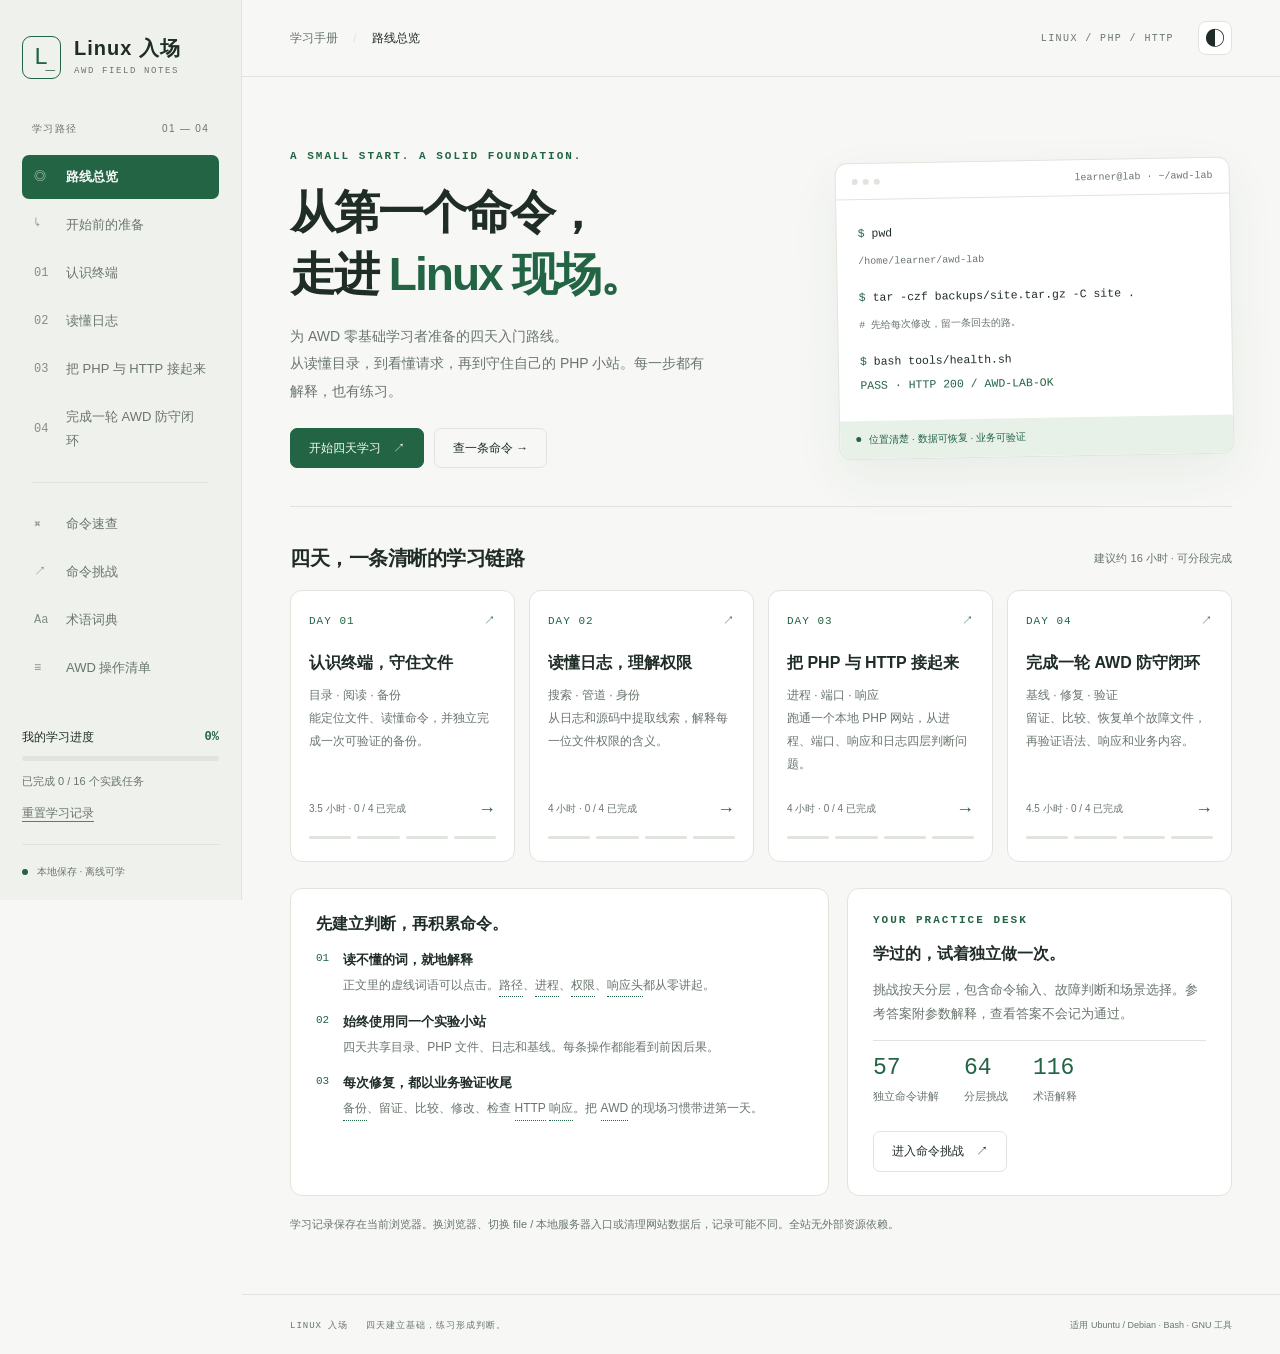
<file: LinuxStudy/index.html>
<!doctype html>
<html lang="zh-CN" data-theme="light">
<head>
  <meta charset="utf-8">
  <meta name="viewport" content="width=device-width, initial-scale=1">
  <meta name="description" content="面向零基础的 Linux 四天 AWD 学习手册：命令参数、术语、PHP 与 HTTP 实验、分层挑战。离线可用。">
  <title>Linux 入场 · 四天 AWD 学习手册</title>
  <link rel="stylesheet" href="styles.css">
  <script defer src="content.js"></script>
  <script defer src="challenges.js"></script>
  <script defer src="app.js"></script>
</head>
<body>
  <a class="skip-link" href="#main">跳到正文</a>
  <aside class="sidebar" id="sidebar">
    <a class="brand" href="#home" aria-label="Linux 入场首页"><span class="brand-icon">L<span>_</span></span><span>Linux 入场<small>AWD FIELD NOTES</small></span></a>
    <div class="nav-caption">学习路径 <span>01 — 04</span></div>
    <nav id="navigation" aria-label="主导航"></nav>
    <div class="sidebar-bottom">
      <div class="progress-label"><span>我的学习进度</span><strong id="side-progress">0%</strong></div>
      <progress id="progress-bar" value="0" max="100" aria-label="学习任务完成率"></progress>
      <p id="progress-description">从第一个命令开始。</p>
      <button class="text-button muted" id="reset-progress" type="button">重置学习记录</button>
      <div class="offline"><span></span> 本地保存 · 离线可学</div>
    </div>
  </aside>
  <div class="mobile-overlay" id="mobile-overlay" hidden></div>
  <div class="workspace">
    <header class="topbar">
      <button class="icon-button mobile-menu" id="menu-button" aria-label="展开导航" aria-expanded="false" aria-controls="sidebar">☰</button>
      <div class="breadcrumb">学习手册 <span>/</span> <span id="breadcrumb">路线总览</span></div>
      <div class="top-actions"><span class="edition">LINUX / PHP / HTTP</span><button class="icon-button" id="theme-button" aria-label="切换为深色主题" title="切换主题">◐</button></div>
    </header>
    <main id="main" tabindex="-1"></main>
    <footer>LINUX 入场 <span>四天建立基础，练习形成判断。</span><span>适用 Ubuntu / Debian · Bash · GNU 工具</span></footer>
  </div>
  <dialog id="command-dialog" aria-labelledby="command-title"><div class="dialog-top"><span class="eyebrow">COMMAND NOTES</span><button class="icon-button" data-close aria-label="关闭命令讲解">×</button></div><div id="command-body"></div></dialog>
  <dialog id="term-dialog" class="term-dialog" aria-labelledby="term-title"><div class="dialog-top"><span class="eyebrow">用简单的话解释</span><button class="icon-button" data-close aria-label="关闭术语解释">×</button></div><h2 id="term-title"></h2><p id="term-description"></p></dialog>
  <dialog id="reset-dialog" class="term-dialog" aria-labelledby="reset-title"><h2 id="reset-title">重新开始学习？</h2><p>清除这份手册的任务勾选和挑战答题记录。主题设置会保留。</p><div class="button-row"><button class="button" data-close>保留记录</button><button class="button primary" id="confirm-reset">清除记录</button></div></dialog>
  <div class="toast" id="toast" role="status" hidden></div>
  <noscript><div class="noscript">请启用浏览器 JavaScript，以查看课程、命令讲解与挑战。本手册不需要联网。</div></noscript>
</body>
</html>
</file>
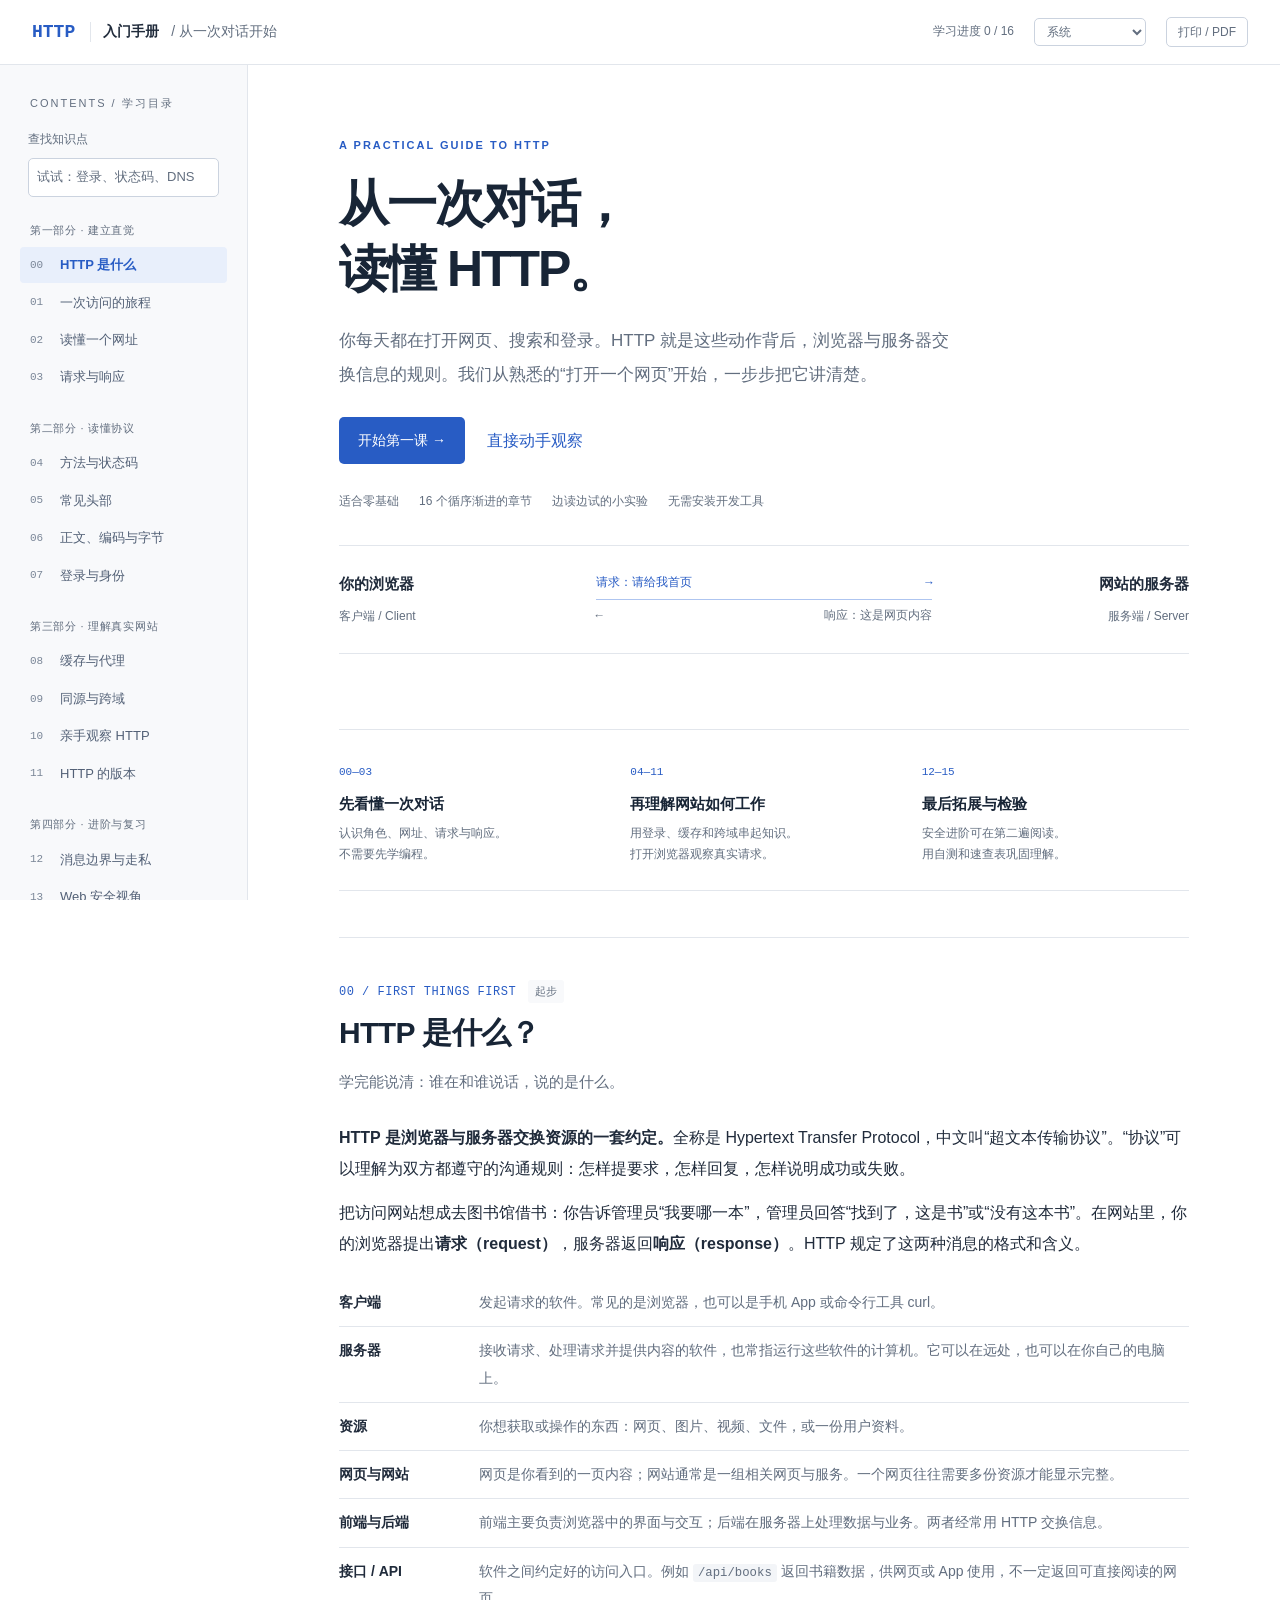
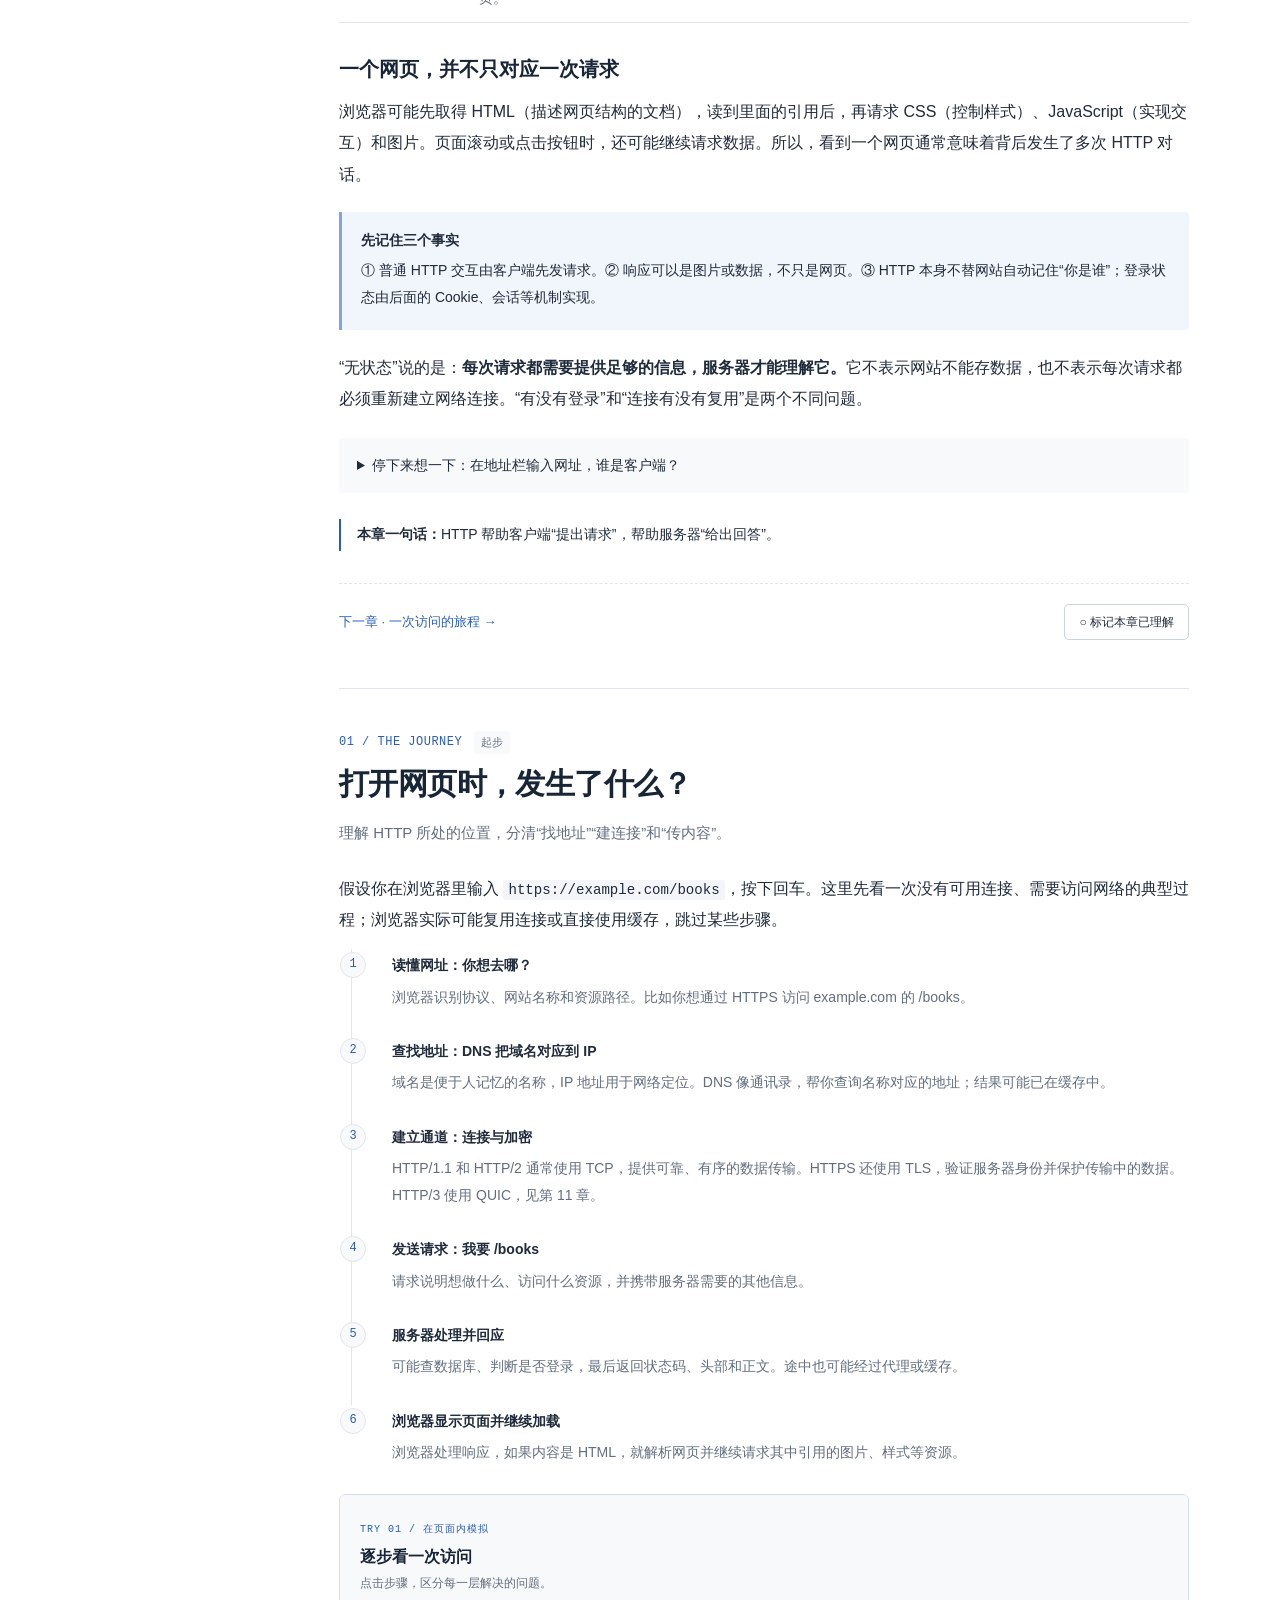
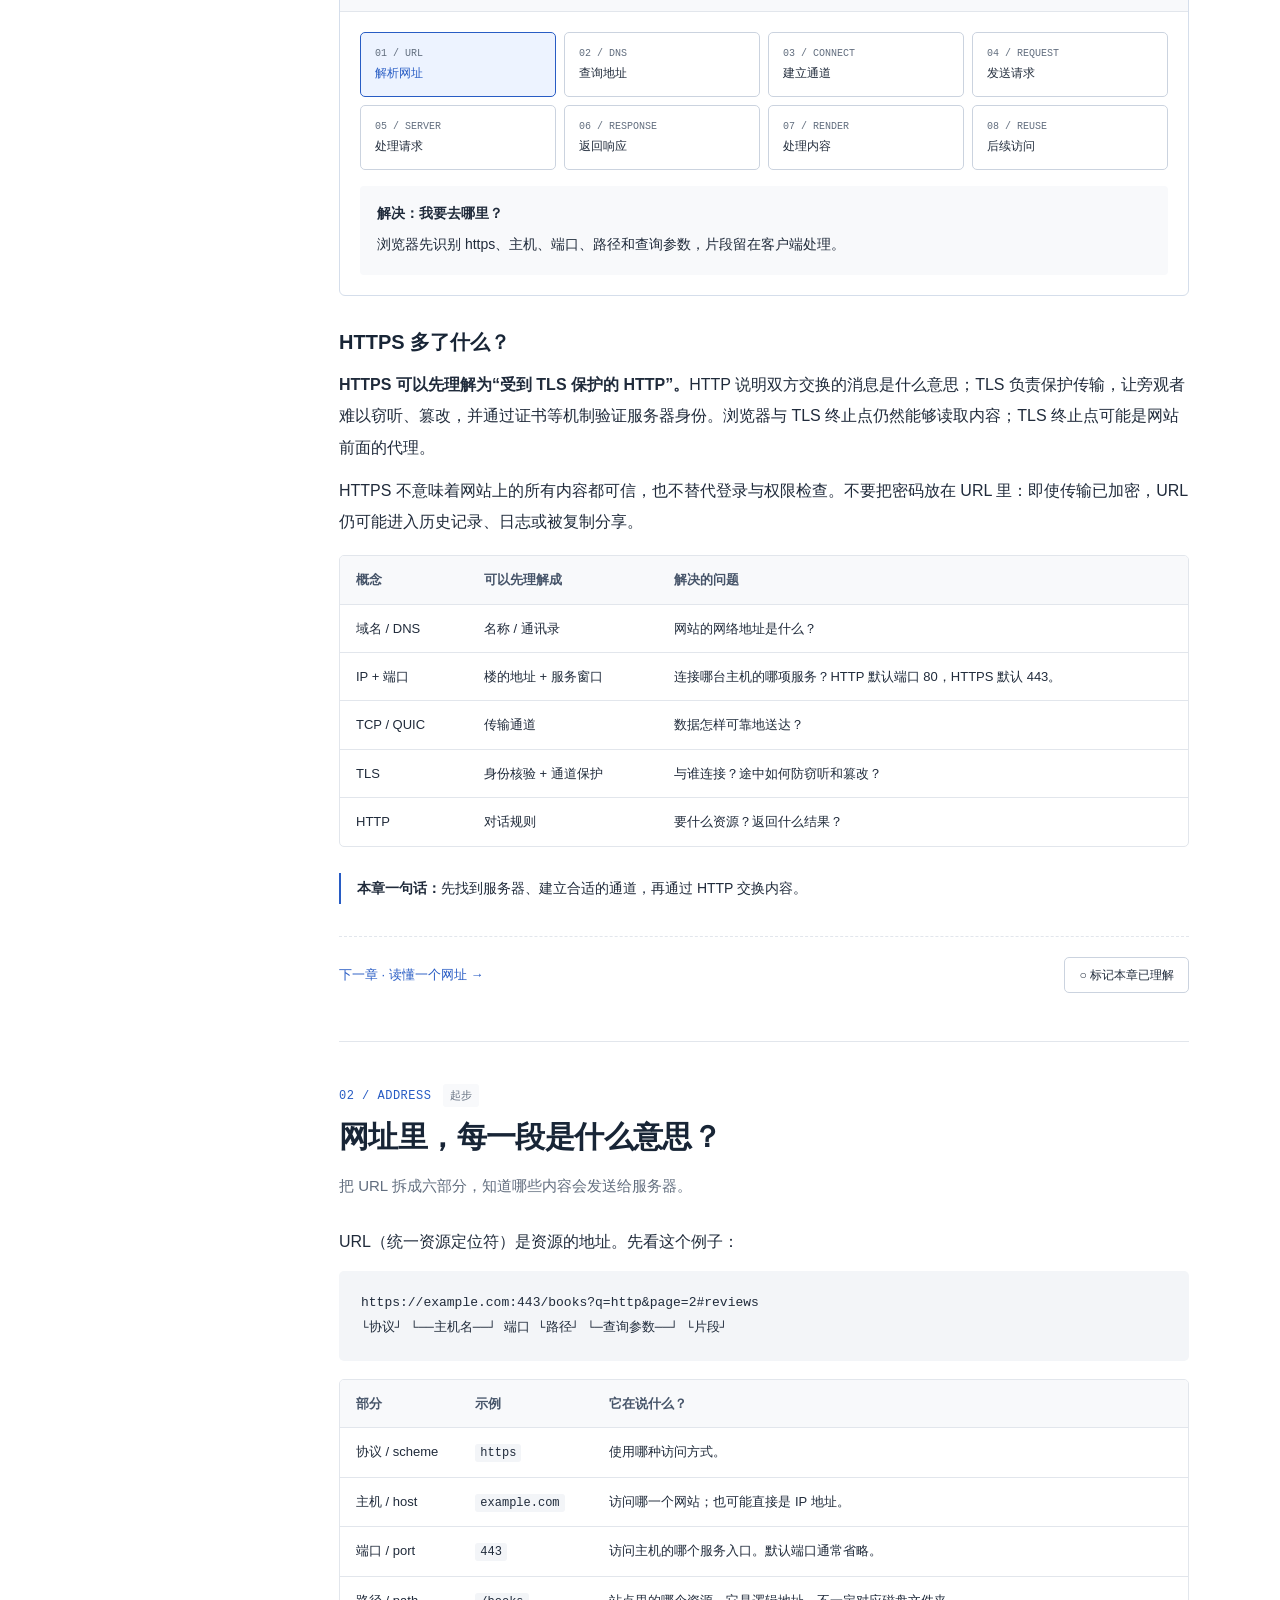
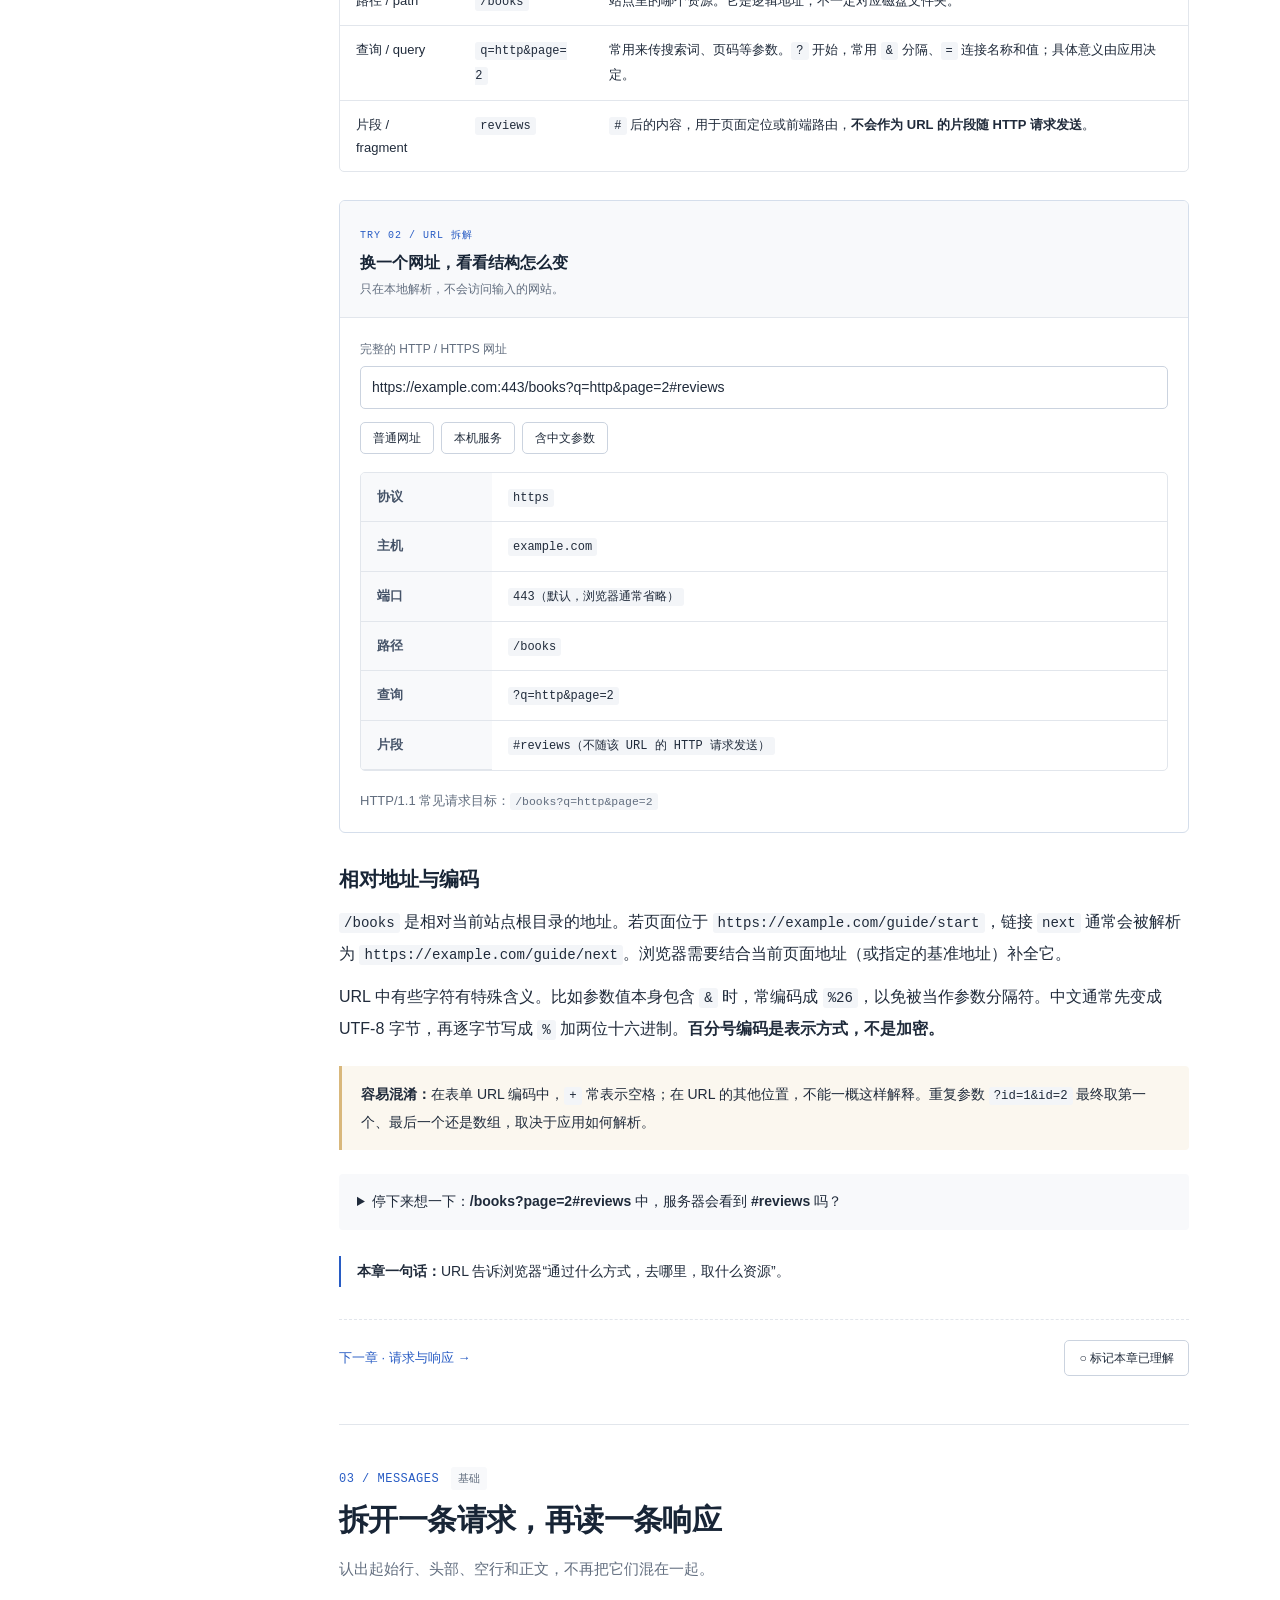
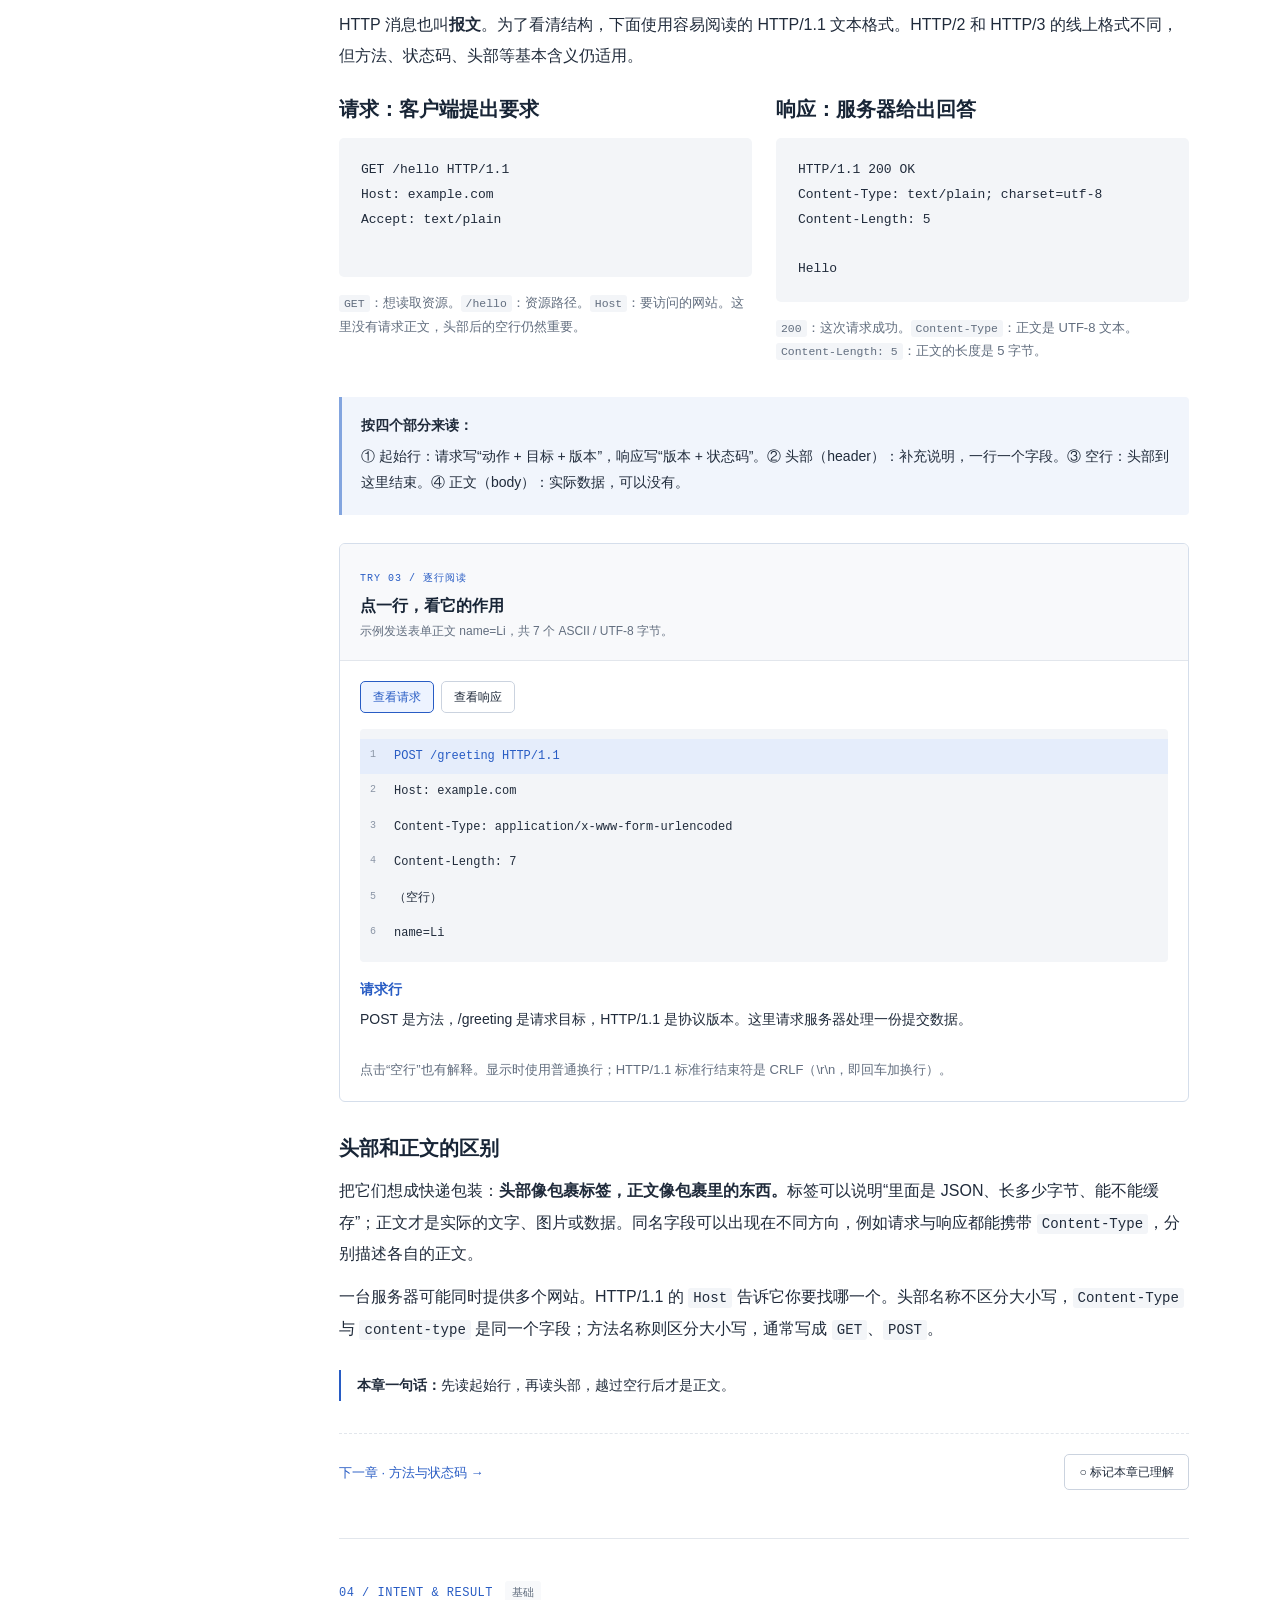
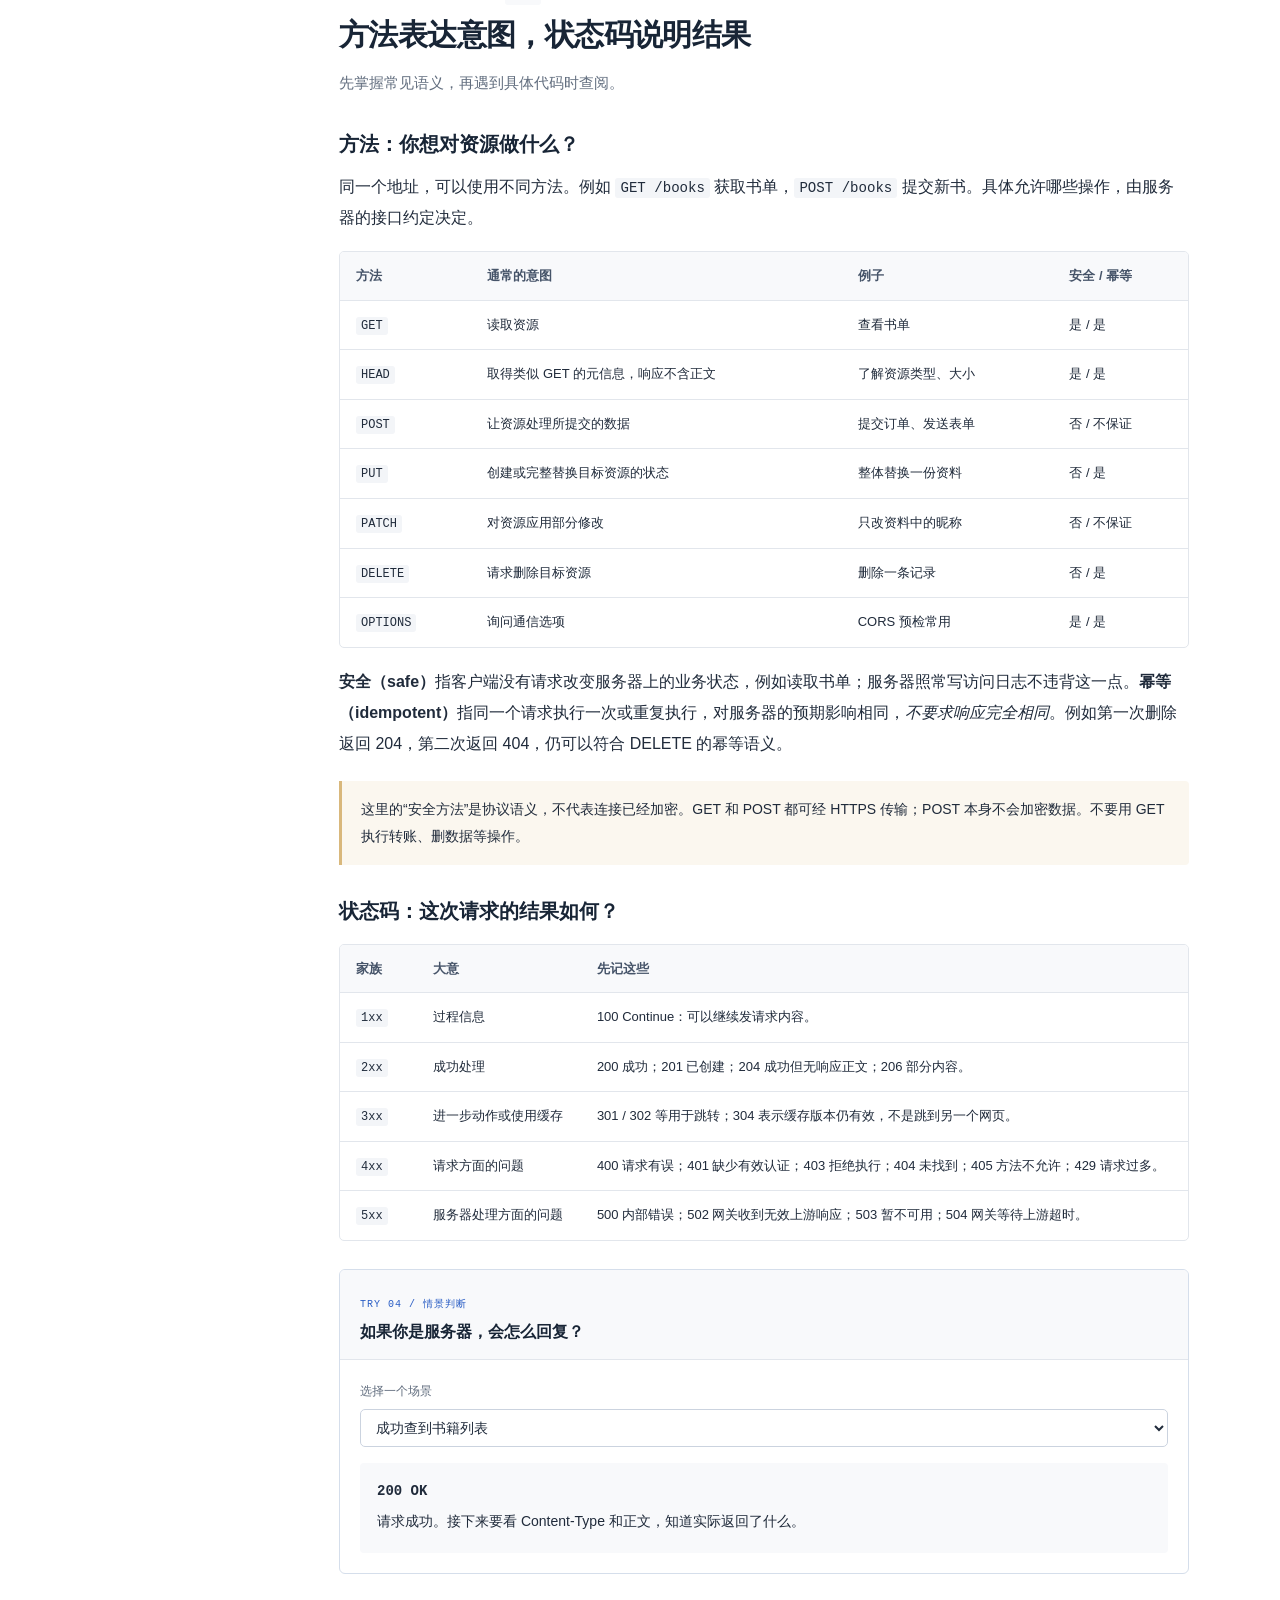
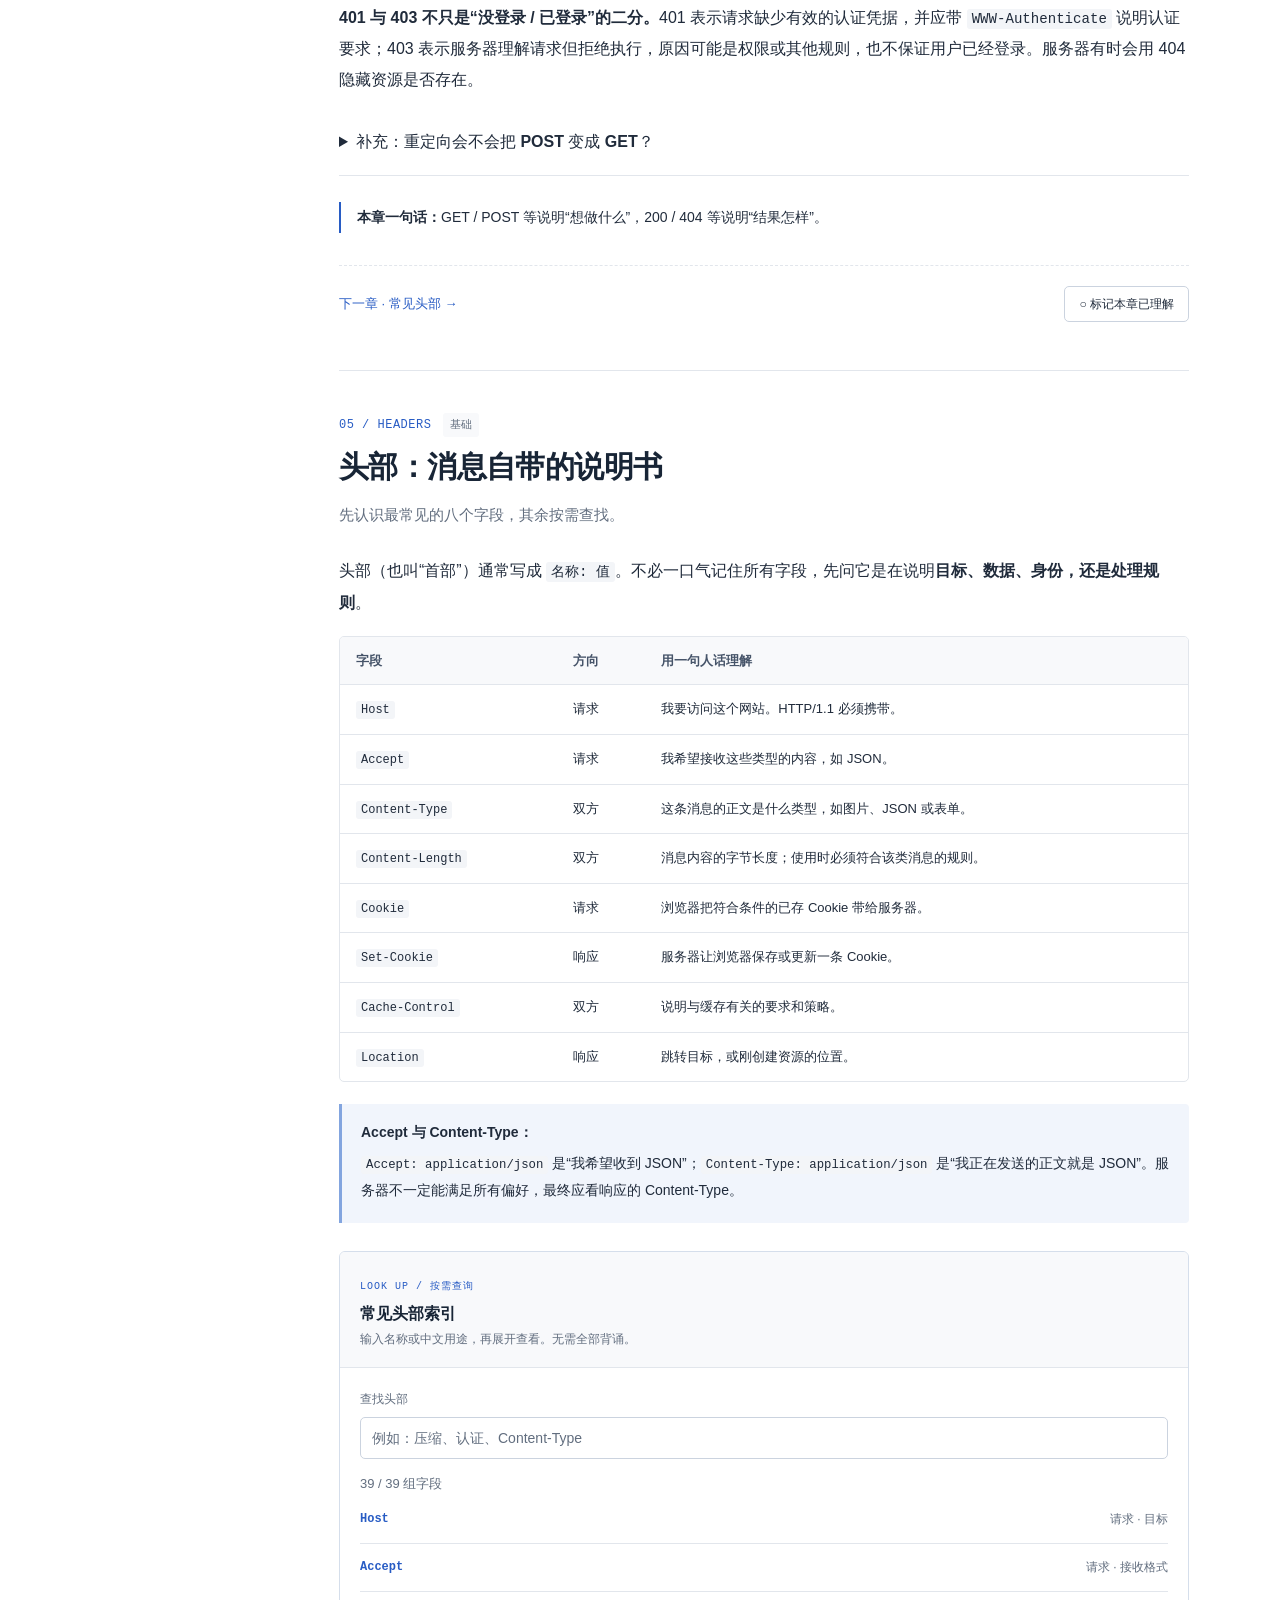
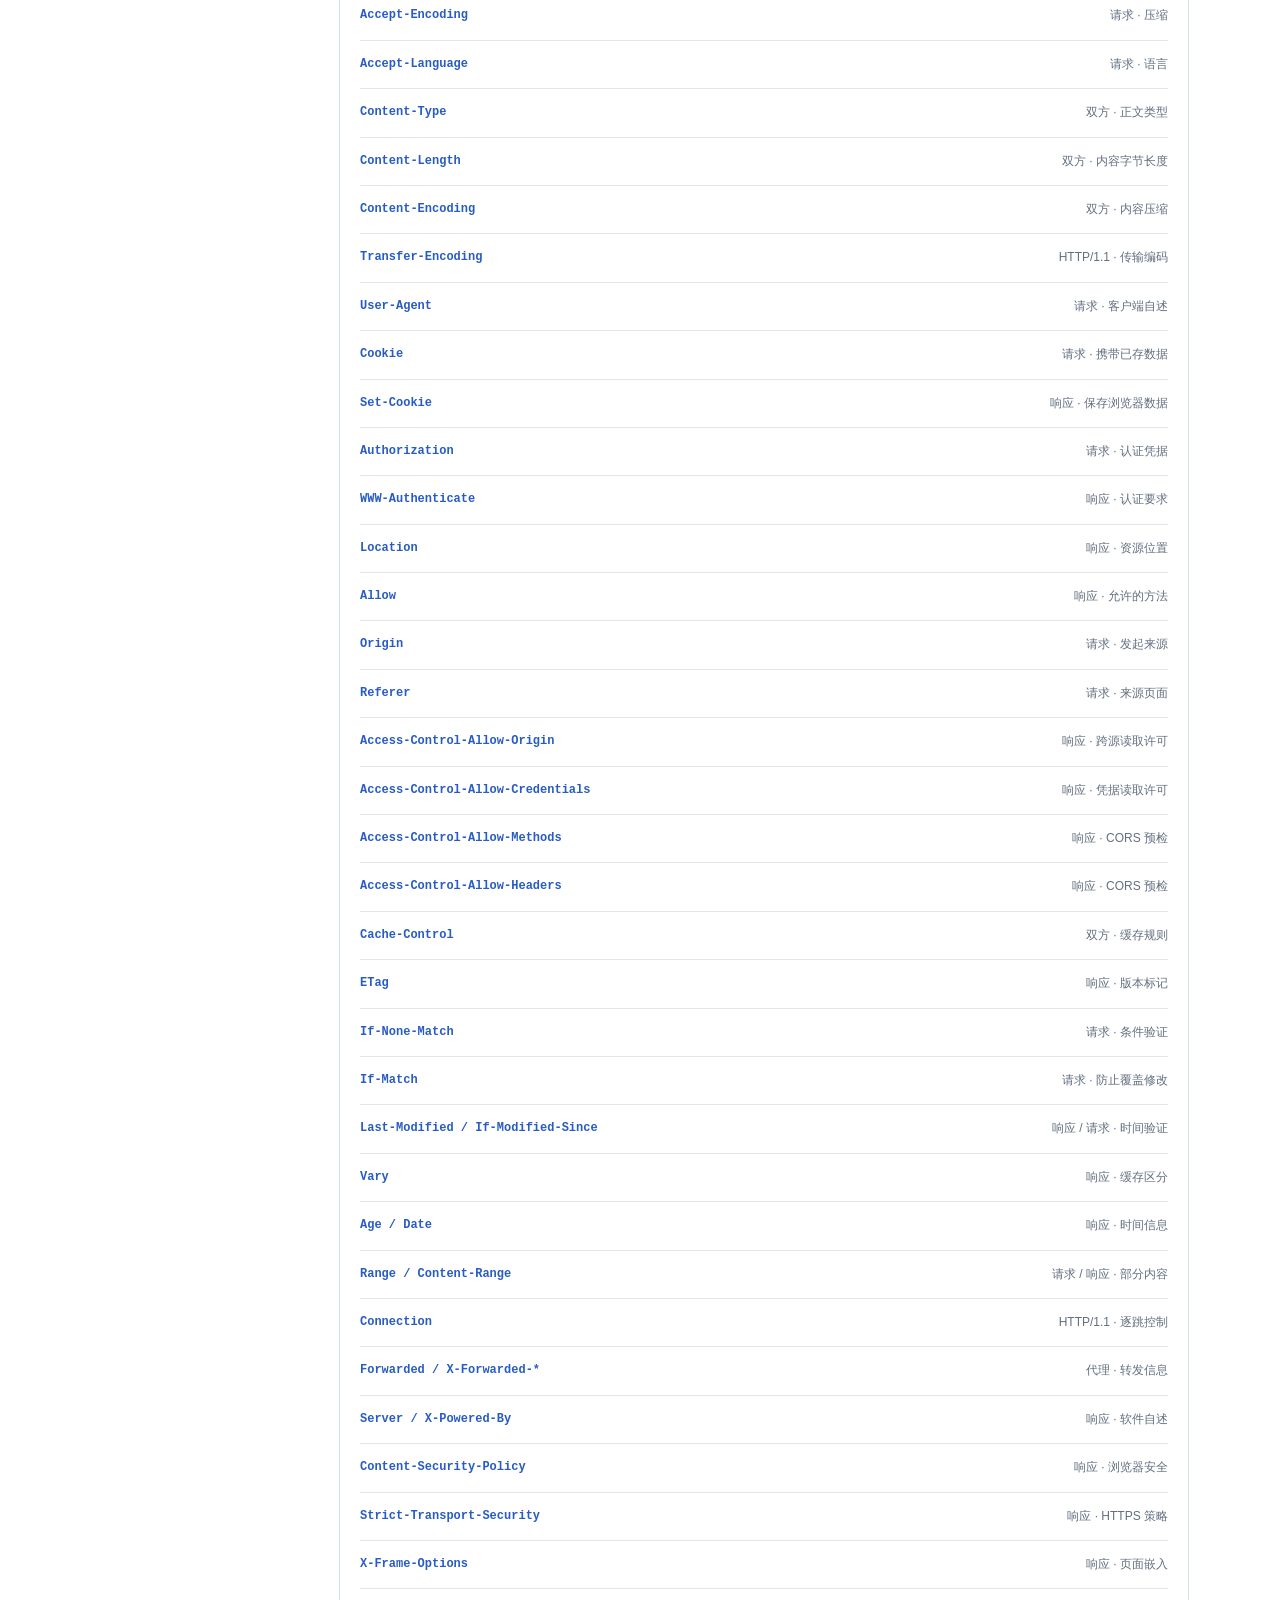
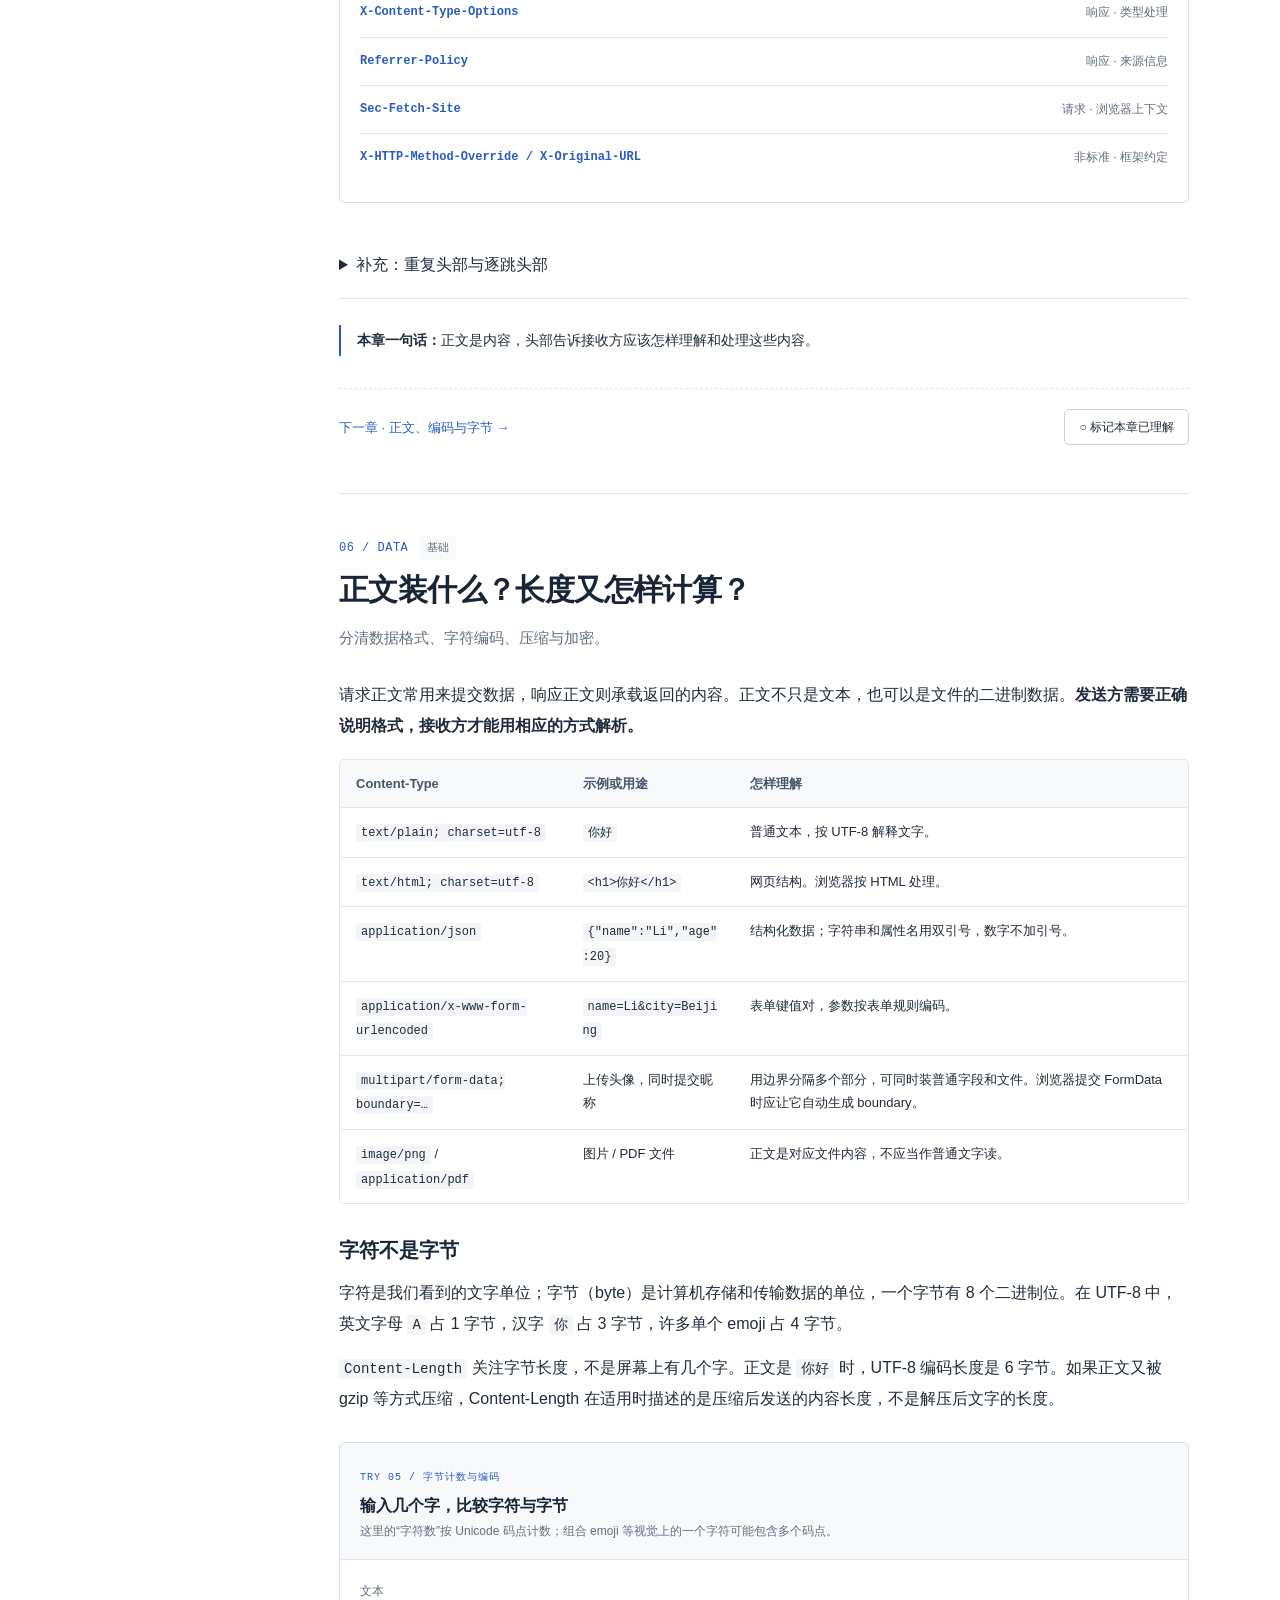
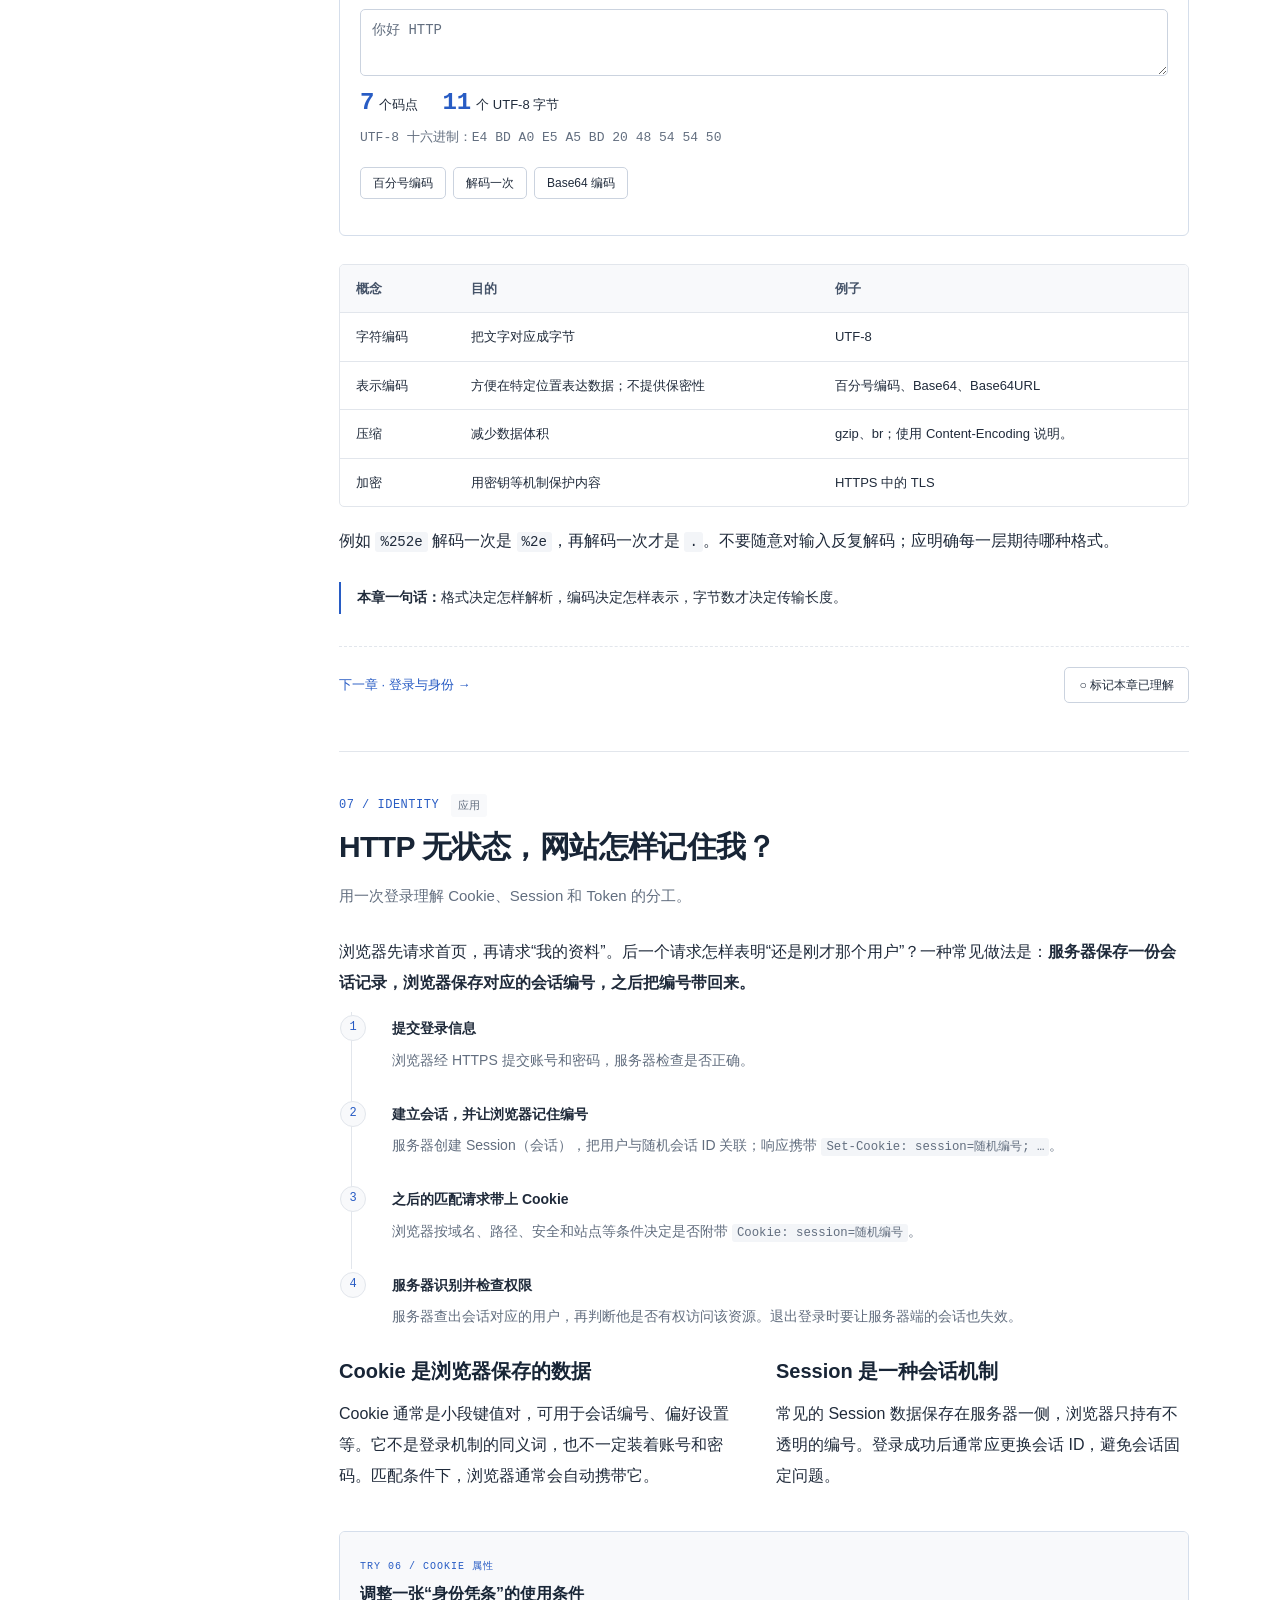
<file: HTTPStudy/http-field-manual.html>
<!doctype html>
<html lang="zh-CN">
<head>
<meta charset="utf-8">
<meta name="viewport" content="width=device-width,initial-scale=1">
<meta name="description" content="面向零基础的 HTTP 交互教材：从浏览网页开始，逐步理解 URL、请求与响应、方法、状态码、Cookie、缓存、跨域与安全。单文件，可离线学习。">
<meta name="color-scheme" content="light dark">
<script>
// Apply the saved preference before painting the page.
(() => {
  let preference = 'system';
  try { const saved = localStorage.getItem('http-field-manual:theme'); if (['light','dark','system'].includes(saved)) preference = saved; } catch (_) {}
  document.documentElement.dataset.themePreference = preference;
  document.documentElement.dataset.theme = preference === 'system' ? (matchMedia('(prefers-color-scheme: dark)').matches ? 'dark' : 'light') : preference;
})();
</script>
<title>HTTP 入门手册 · 从一次对话开始</title>
<style>
:root{color-scheme:light;--paper:#fff;--bg:#f8f9fb;--ink:#202b3b;--muted:#626e7f;--line:#e2e6ec;--blue:#285cc4;--soft:#edf3ff;--green:#246b50;--warm:#865719;--code:#f3f5f8;--heading:#182536;--control-border:#cbd3df;--focus:#9dbcf5;--nav:#526076;--hover:#eef1f6;--active:#e8effb;--dim:#7b8798;--button-bg:#285cc4;--button-hover:#1f4b9e;--button-text:#fff;--accent-line:#aec5f0;--success-border:#b2d4c1;--success-bg:#f0f8f3;--note-bg:#f1f5fc;--note-line:#83a5df;--warn-bg:#fbf7ef;--warn-line:#d9b87c;--table-heading:#465469;--lab-border:#d5deeb;--good-bg:#eef7f1;--good-ink:#245f46;--warn-result:#fbf5e9;--warn-ink:#79541f;--result-code:#ffffff90;--line-number:#8a95a6;--row-active:#e5edfb;--row-hover:#edf2fa;--quiz-good:#edf8f1;--quiz-good-line:#82b39a;--quiz-bad:#fbefed;--quiz-bad-line:#cf9b90;--quiz-bad-ink:#8a4234;--toast-bg:#24344d;--toast-ink:#fff;--sans:"Segoe UI","Microsoft YaHei","PingFang SC",sans-serif;--mono:Consolas,"Cascadia Code",monospace}
:root[data-theme="dark"]{color-scheme:dark;--paper:#141922;--bg:#1a212d;--ink:#dce3ee;--muted:#a7b3c5;--line:#343f50;--blue:#94b8ff;--soft:#253751;--green:#92d4b4;--warm:#e6c38b;--code:#1e2735;--heading:#eef2f8;--control-border:#4d5b70;--focus:#92b5f2;--nav:#b3bfd2;--hover:#242f40;--active:#283b58;--dim:#9baac0;--button-bg:#416bc1;--button-hover:#345aa6;--button-text:#fff;--accent-line:#4e6d9c;--success-border:#4b795f;--success-bg:#1c342b;--note-bg:#203049;--note-line:#7297d4;--warn-bg:#332c20;--warn-line:#b18e54;--table-heading:#c4cfe0;--lab-border:#40516a;--good-bg:#20382d;--good-ink:#a8dfbe;--warn-result:#3b3020;--warn-ink:#edcc94;--result-code:#17212baa;--line-number:#a4b2c6;--row-active:#2a405f;--row-hover:#29364b;--quiz-good:#20382d;--quiz-good-line:#639a7d;--quiz-bad:#402c2c;--quiz-bad-line:#b87870;--quiz-bad-ink:#f1b9b1;--toast-bg:#dce5f3;--toast-ink:#1c2a40;}
@media(prefers-color-scheme:dark){:root:not([data-theme="light"]){color-scheme:dark;--paper:#141922;--bg:#1a212d;--ink:#dce3ee;--muted:#a7b3c5;--line:#343f50;--blue:#94b8ff;--soft:#253751;--green:#92d4b4;--warm:#e6c38b;--code:#1e2735;--heading:#eef2f8;--control-border:#4d5b70;--focus:#92b5f2;--nav:#b3bfd2;--hover:#242f40;--active:#283b58;--dim:#9baac0;--button-bg:#416bc1;--button-hover:#345aa6;--button-text:#fff;--accent-line:#4e6d9c;--success-border:#4b795f;--success-bg:#1c342b;--note-bg:#203049;--note-line:#7297d4;--warn-bg:#332c20;--warn-line:#b18e54;--table-heading:#c4cfe0;--lab-border:#40516a;--good-bg:#20382d;--good-ink:#a8dfbe;--warn-result:#3b3020;--warn-ink:#edcc94;--result-code:#17212baa;--line-number:#a4b2c6;--row-active:#2a405f;--row-hover:#29364b;--quiz-good:#20382d;--quiz-good-line:#639a7d;--quiz-bad:#402c2c;--quiz-bad-line:#b87870;--quiz-bad-ink:#f1b9b1;--toast-bg:#dce5f3;--toast-ink:#1c2a40;}}
*{box-sizing:border-box}html{scroll-behavior:auto;scroll-padding-top:96px}body{margin:0;background:var(--paper);color:var(--ink);font:16px/1.95 var(--sans);-webkit-font-smoothing:antialiased}a{color:var(--blue);text-decoration:none;text-underline-offset:4px}a:hover{text-decoration:underline}button,input,select,textarea{font:inherit;color:inherit}button{cursor:pointer}button,a,input,select,summary,textarea{-webkit-tap-highlight-color:transparent}:focus-visible{outline:3px solid var(--focus);outline-offset:4px}button{border:1px solid var(--control-border);background:var(--paper);padding:8px 14px;border-radius:5px;line-height:1.5;font-size:14px}button:hover{border-color:var(--blue);color:var(--blue)}button.primary,.primary{background:var(--button-bg);border-color:var(--button-bg);color:var(--button-text)}button:disabled{cursor:default;opacity:.55}button.selected,button[aria-pressed="true"]{color:var(--blue);border-color:var(--blue);background:var(--soft)}input:not([type="checkbox"]):not([type="radio"]),select,textarea{border:1px solid var(--control-border);border-radius:5px;background:var(--paper);padding:9px 11px;max-width:100%;min-width:0;line-height:1.6}input[type="checkbox"],input[type="radio"]{accent-color:var(--blue);width:16px;height:16px;flex-shrink:0}textarea{width:100%;font:14px/1.7 var(--mono);resize:vertical}h1,h2,h3,h4{line-height:1.45;color:var(--heading)}h1{font-size:50px;letter-spacing:-2px;line-height:1.3;margin:16px 0 22px}h2{font-size:30px;letter-spacing:-.6px;margin:8px 0 12px}h3{font-size:20px;margin:32px 0 12px}h4{font-size:16px;margin:20px 0 8px}p{margin:12px 0}ul,ol{padding-left:23px;margin:14px 0}li{padding-left:3px;margin:7px 0}strong{font-weight:650}code,kbd{font-family:var(--mono);font-size:.88em;background:var(--code);padding:2px 5px;border-radius:3px;overflow-wrap:anywhere}kbd{border:1px solid var(--line)}pre{background:var(--code);padding:20px 22px;border-radius:5px;font:13px/1.9 var(--mono);overflow:auto;tab-size:2;margin:14px 0;white-space:pre}pre code{font:inherit;padding:0;background:none;overflow-wrap:normal}hr{border:0;border-top:1px solid var(--line);margin:28px 0}[hidden]{display:none!important}.muted,.small,.caption{color:var(--muted)}.small,.caption{font-size:13px;line-height:1.8}.caption{margin:8px 0 0}.mono{font-family:var(--mono)}.skip{position:fixed;top:-100px;left:12px;z-index:50;background:var(--paper);padding:10px}.skip:focus{top:8px}
.topbar{height:65px;position:fixed;inset:0 0 auto;z-index:20;background:var(--paper);border-bottom:1px solid var(--line);display:flex;align-items:center;justify-content:space-between;padding:0 32px;gap:12px}.brand{display:flex;align-items:center;gap:12px;color:var(--ink);font-size:14px}.brand:hover{text-decoration:none}.brand-mark{font:700 18px var(--mono);color:var(--blue);border-right:1px solid var(--line);padding-right:15px}.top-actions{display:flex;align-items:center;gap:20px;font-size:12px;color:var(--muted)}.top-actions button{padding:5px 11px;font-size:12px}.menu-button{display:none}.progress-line{position:absolute;left:0;bottom:-1px;height:2px;background:var(--blue);width:0;transition:width .2s}
.sidebar{position:fixed;top:65px;bottom:0;left:0;width:248px;overflow-y:auto;border-right:1px solid var(--line);background:var(--bg);padding:28px 20px 24px;z-index:15;overscroll-behavior:contain}.side-title{font-size:11px;letter-spacing:2px;color:var(--muted);margin:0 10px 14px}.search-label{display:block;margin:0 8px 20px;font-size:12px;color:var(--muted)}.search-label input{width:100%;font-size:13px;margin-top:6px;padding:8px!important}.nav-group{font-size:11px;color:var(--muted);margin:23px 10px 6px;letter-spacing:.7px}.nav-link{display:flex;gap:12px;align-items:center;padding:7px 10px;font-size:13px;color:var(--nav);border-radius:4px;line-height:1.65;margin:2px 0}.nav-link:hover{background:var(--hover);text-decoration:none}.nav-link.active{color:var(--blue);background:var(--active);font-weight:600}.nav-num{font:11px var(--mono);color:var(--dim);flex:0 0 18px}.nav-link.done .nav-num{color:var(--green)}.nav-link.done .nav-num:before{content:'✓';margin-right:2px}.sidebar-note{font-size:11px;line-height:1.8;color:var(--muted);border-top:1px solid var(--line);margin:26px 10px 0;padding-top:14px}.reset-records{margin:12px 10px 0;font-size:11px;color:var(--muted)}.reset-records button{font-size:11px;padding:3px 7px;background:transparent}.search-status{font-size:12px;color:var(--muted);margin:5px 10px}.backdrop{display:none}
main{margin-left:248px;padding:65px 52px 0}.book{max-width:850px;margin:0 auto}.hero{padding:70px 0 45px}.eyebrow{font-size:11px;letter-spacing:2px;color:var(--blue);text-transform:uppercase;font-weight:600}.hero-intro{max-width:610px;color:var(--muted);font-size:17px;line-height:1.95}.hero-actions{display:flex;align-items:center;gap:22px;margin:26px 0}.button-link{display:inline-block;border-radius:5px;padding:10px 19px;font-size:14px}.button-link:hover{text-decoration:none;background:var(--button-hover)}.hero-meta{display:flex;gap:20px;font-size:12px;color:var(--muted);margin-top:24px;flex-wrap:wrap}.conversation{margin:32px 0 10px;border-top:1px solid var(--line);border-bottom:1px solid var(--line);padding:23px 0;display:grid;grid-template-columns:1fr 1.4fr 1fr;align-items:center;gap:16px}.conversation-end b{font-size:15px;display:block}.conversation-end span{font-size:12px;color:var(--muted)}.conversation-end:last-child{text-align:right}.conversation-arrows{font:12px/2 var(--mono);color:var(--muted)}.arrow{display:flex;justify-content:space-between;gap:12px}.arrow:first-child{color:var(--blue);border-bottom:1px solid var(--accent-line);padding-bottom:4px;margin-bottom:4px}
.roadmap{display:grid;grid-template-columns:repeat(3,1fr);border-top:1px solid var(--line);border-bottom:1px solid var(--line);padding:24px 0;margin:20px 0 46px;gap:24px}.roadmap .step{font:11px var(--mono);color:var(--blue)}.roadmap h3{font-size:15px;margin:8px 0}.roadmap p{font-size:12px;color:var(--muted);margin:0;line-height:1.8}.chapter{padding:42px 0 48px;border-top:1px solid var(--line);scroll-margin-top:22px}.chapter-header{margin-bottom:26px}.chapter-meta{display:flex;gap:12px;align-items:center;font-size:11px;color:var(--muted);letter-spacing:.5px}.chapter-meta .number{font:12px var(--mono);color:var(--blue)}.chapter-meta .level{background:var(--bg);padding:1px 7px;border-radius:3px;letter-spacing:0}.chapter-goal{font-size:15px;color:var(--muted);margin:0}.chapter-footer{display:flex;align-items:center;justify-content:space-between;margin-top:32px;gap:14px;border-top:1px dashed var(--line);padding-top:20px;font-size:13px}.complete{font-size:12px;white-space:nowrap}.complete[aria-pressed="true"]{border-color:var(--success-border);background:var(--success-bg);color:var(--green)}.two-col{display:grid;grid-template-columns:1fr 1fr;gap:24px;align-items:start;min-width:0}.two-col>*{min-width:0}.two-col h3{margin-top:12px}.note{margin:22px 0;padding:15px 19px;background:var(--note-bg);border-left:3px solid var(--note-line);border-radius:0 4px 4px 0;font-size:14px;line-height:1.9}.note p{margin:4px 0}.note.warm{background:var(--warn-bg);border-color:var(--warn-line)}.takeaway{font-size:14px;border-left:2px solid var(--blue);padding:2px 0 2px 16px;margin-top:26px}.check-yourself{margin:24px 0;background:var(--bg);padding:14px 18px;border-radius:4px}.check-yourself summary{font-size:14px;color:var(--ink)}details summary{cursor:pointer;font-weight:550}details[open]>summary{margin-bottom:12px}.check-yourself p{font-size:14px;color:var(--muted)}.table-scroll table{min-width:480px}.table-scroll{overflow-x:auto;margin:18px 0;border:1px solid var(--line);border-radius:5px}table{border-collapse:collapse;width:100%;font-size:13px;line-height:1.8;text-align:left}th{background:var(--bg);font-weight:600;white-space:nowrap;color:var(--table-heading)}td:first-child{min-width:76px}td,th{padding:12px 16px;border-bottom:1px solid var(--line);vertical-align:top}tr:last-child td{border-bottom:0}td code{font-size:12px}dl.glossary{display:grid;grid-template-columns:125px 1fr;gap:0;font-size:14px;margin:20px 0}dl.glossary dt,dl.glossary dd{padding:10px 0;border-bottom:1px solid var(--line);margin:0}dl.glossary dt{font-weight:600}dl.glossary dd{color:var(--muted);padding-left:15px}
.lab{margin:28px 0;border:1px solid var(--lab-border);border-radius:6px;background:var(--paper);overflow:hidden}.lab-head{padding:16px 20px;border-bottom:1px solid var(--line);background:var(--bg)}.lab-head .lab-label{font:10px var(--mono);letter-spacing:1px;color:var(--blue)}.lab-head h3{font-size:16px;margin:3px 0 0}.lab-head p{font-size:12px;color:var(--muted);margin:3px 0 0}.lab-body{padding:20px}.lab-body>p:first-child{margin-top:0}.field{display:flex;flex-direction:column;gap:5px;margin:0 0 13px;font-size:12px;color:var(--muted)}.field input,.field select{font-size:14px;color:var(--ink);width:100%}.row{display:flex;gap:10px;align-items:center;flex-wrap:wrap}.row .field{flex:1;min-width:120px}.check-row{display:flex;gap:9px;align-items:flex-start;font-size:13px;margin:10px 0}.result{background:var(--bg);border-radius:4px;padding:14px 17px;margin:16px 0 0;font-size:14px;line-height:1.9;overflow-wrap:anywhere}.result.good{background:var(--good-bg);color:var(--good-ink)}.result.warn{background:var(--warn-result);color:var(--warn-ink)}.result p{margin:4px 0}.result pre{background:var(--result-code)}.result:empty{display:none}.pills{display:flex;gap:7px;flex-wrap:wrap;margin:0 0 16px}.pills button{font-size:12px;padding:6px 12px}.flow-steps{display:grid;grid-template-columns:repeat(4,1fr);gap:8px}.flow-steps button{text-align:left;font-size:12px;min-height:65px}.flow-steps button span{display:block;color:var(--muted);font:10px var(--mono);margin-bottom:5px}.anatomy-row{display:grid;grid-template-columns:24px 1fr;text-align:left;width:100%;border:0;border-radius:0;background:transparent;font:12px/1.8 var(--mono);padding:7px 10px;white-space:pre;min-width:max-content}.anatomy-row span:first-child{color:var(--line-number);font-size:10px}.anatomy-row.selected{background:var(--row-active)}.anatomy-row:hover{background:var(--row-hover)}.raw-message{background:var(--code);overflow:auto;border-radius:4px;padding:10px 0}.anatomy-note{font-size:14px;padding:14px 0 0;min-height:88px}.anatomy-note b{color:var(--blue)}.anatomy-note p{margin:3px 0}.code-header{display:flex;align-items:center;justify-content:space-between;margin-top:16px;font-size:11px;color:var(--muted)}.code-header+pre{margin-top:6px}.copy{font-size:11px;padding:3px 9px}.byte-stats{display:flex;gap:24px;flex-wrap:wrap;margin-top:12px;font-size:13px}.byte-stats strong{font:600 24px var(--mono);color:var(--blue);margin-right:5px}.header-reference details{border-bottom:1px solid var(--line);padding:12px 0;font-size:13px}.header-reference summary{display:flex;justify-content:space-between;gap:15px;align-items:center}.header-reference summary code{font-size:12px;background:none;padding:0;color:var(--blue)}.header-reference summary span{color:var(--muted);font-size:12px;font-weight:400}.header-reference details p{color:var(--muted);margin:7px 0 3px}.header-reference details:last-child{border:0}.timeline{counter-reset:steps;list-style:none;padding:0}.timeline li{position:relative;padding:3px 0 20px 40px;margin:0;border-left:1px solid var(--line);margin-left:12px;font-size:14px}.timeline li:before{counter-increment:steps;content:counter(steps);position:absolute;left:-12px;top:3px;background:var(--bg);color:var(--blue);border:1px solid var(--line);border-radius:50%;width:24px;height:24px;text-align:center;font:12px/22px var(--mono)}.timeline li:last-child{border-left-color:transparent;padding-bottom:0}.timeline p{color:var(--muted);margin:4px 0}.accordion{border-bottom:1px solid var(--line);padding:18px 0}.accordion>summary{font-size:16px}.accordion .caption{margin-bottom:16px}.quiz-question{border:0;padding:0;margin:0}.quiz-question legend{font-size:17px;font-weight:600;margin-bottom:14px;padding:0}.quiz-options{display:grid;gap:8px}.quiz-options button{text-align:left;width:100%;padding:12px 15px}.quiz-options button.right{background:var(--quiz-good);border-color:var(--quiz-good-line);color:var(--green)}.quiz-options button.wrong{background:var(--quiz-bad);border-color:var(--quiz-bad-line);color:var(--quiz-bad-ink)}.quiz-meta{display:flex;justify-content:space-between;font:11px var(--mono);color:var(--muted);margin-bottom:15px}.quiz-actions{display:flex;justify-content:space-between;gap:12px;margin-top:18px}.reference-grid{display:grid;grid-template-columns:1fr 1fr;gap:0 28px}.reference-grid>div{border-bottom:1px solid var(--line);padding-bottom:14px}.reference-grid h3{font-size:16px;margin-top:18px}.reference-grid p{font-size:13px;color:var(--muted)}.resource-links{padding-left:20px;font-size:13px}.resource-links span{display:block;color:var(--muted);font-size:12px}.footer{padding:32px 0 45px;border-top:1px solid var(--line);color:var(--muted);font-size:12px;display:flex;justify-content:space-between;gap:20px}.toast{position:fixed;bottom:24px;left:calc(50% + 124px);transform:translateX(-50%);z-index:50;background:var(--toast-bg);color:var(--toast-ink);padding:10px 20px;border-radius:5px;font-size:13px;max-width:90vw}.mobile-only{display:none}.sr-only{position:absolute;width:1px;height:1px;padding:0;overflow:hidden;clip:rect(0,0,0,0);white-space:nowrap;border:0}
@media(min-width:1500px){main{padding-left:80px;padding-right:80px}.book{max-width:890px}}
@media(max-width:1100px){.sidebar{width:220px;padding-left:12px;padding-right:12px}main{margin-left:220px;padding-left:32px;padding-right:32px}h1{font-size:44px}.toast{left:calc(50% + 110px)}.topbar{padding:0 22px}}
@media(max-width:800px){.sidebar{visibility:hidden;transform:translateX(-100%);transition:transform .2s;width:270px;box-shadow:8px 0 30px #1a2c4610}.menu-open .sidebar{transform:none;visibility:visible}.menu-open{overflow:hidden}.menu-open .backdrop{display:block;position:fixed;inset:65px 0 0;background:#18253655;z-index:14}.menu-button{display:block}.topbar{padding:0 18px}.top-actions{gap:10px}.brand{gap:9px}.brand-mark{padding-right:10px}.brand-sub{display:none}main{margin-left:0;padding:65px 25px 0}.hero{padding-top:45px}.toast{left:50%}.mobile-only{display:inline}h1{font-size:42px}.hero-intro{font-size:16px}.chapter{padding-top:34px}h2{font-size:27px}}
@media(max-width:520px){body{font-size:15px}.top-actions .progress-label{display:none}.topbar{padding:0 14px}.top-actions{gap:7px}.top-actions button{font-size:11px}.brand{font-size:12px}main{padding-left:20px;padding-right:20px}h1{font-size:36px;letter-spacing:-1px}h2{font-size:25px}h3{font-size:19px}.hero{padding-top:35px}.hero-actions{gap:15px}.hero-actions>a:last-child{font-size:13px}.hero-meta{gap:7px 15px}.roadmap{grid-template-columns:1fr;gap:16px}.roadmap h3{margin:2px 0}.roadmap>div{display:grid;grid-template-columns:65px 1fr;gap:0 8px}.roadmap p{grid-column:2}.two-col,.reference-grid{grid-template-columns:1fr;gap:10px}.flow-steps{grid-template-columns:repeat(2,1fr)}.lab-body{padding:16px}.lab-head{padding:14px 16px}.conversation{gap:8px;grid-template-columns:1fr 1.2fr 1fr}.conversation-end b{font-size:13px}.conversation-end span{font-size:10px}.conversation-arrows{font-size:10px}.arrow{gap:5px}.chapter-footer{align-items:flex-start;flex-direction:column}.chapter-footer .complete{align-self:flex-end}dl.glossary{grid-template-columns:95px 1fr;font-size:13px}td,th{padding:10px 12px}pre{padding:15px;font-size:12px}.footer{display:block}.footer a{display:inline-block;margin-top:10px}.header-reference summary{align-items:flex-start;flex-direction:column;gap:0}.hero-actions .button-link{padding:9px 14px}}
@media(prefers-reduced-motion:reduce){html{scroll-behavior:auto}*,*:before,*:after{transition:none!important;animation:none!important}}
@media print{@page{margin:18mm}body{font-size:11pt;color:#000}main{margin:0;padding:0}.book{max-width:none}.skip,.reset-records,.topbar,.sidebar,.backdrop,.hero-actions,.hero-meta,.chapter-footer,.copy,.toast,.no-print{display:none!important}.hero{padding:0 0 15px}h1{font-size:28pt}h2{font-size:21pt}h3{font-size:15pt}.chapter{padding:20px 0;break-inside:auto}.lab,pre,table,.note,.takeaway{break-inside:avoid}pre{white-space:pre-wrap;overflow-wrap:anywhere;background:#f6f6f6}a{color:#000}.roadmap{margin-bottom:20px}details>summary{list-style:none}.two-col{gap:18px}.chapter-header{break-after:avoid;break-inside:avoid}h2,h3,h4{break-after:avoid}.result{border:1px solid #ddd}}

/* Theme control and native form controls share the page palette. */
.theme-control{display:flex;align-items:center;gap:6px}.theme-control select{width:112px;font-size:12px;padding:5px 8px;line-height:1.5;cursor:pointer}input::placeholder,textarea::placeholder{color:var(--muted);opacity:1}::selection{background:var(--soft);color:var(--heading)}html{scrollbar-color:var(--control-border) var(--paper)}.print-short{display:none}
@media(max-width:520px){.theme-control select{width:66px;font-size:11px;padding:5px 3px}.print-long{display:none}.print-short{display:inline}.top-actions{gap:6px;flex-shrink:0}.top-actions button{padding:5px 7px;white-space:nowrap}.topbar{padding-left:12px;padding-right:12px;gap:8px}.brand{gap:7px;flex-shrink:0;white-space:nowrap}.brand-mark{padding-right:7px}}
@media print{:root[data-theme],:root{color-scheme:light;--paper:#fff;--bg:#f8f9fb;--ink:#202b3b;--muted:#626e7f;--line:#e2e6ec;--blue:#285cc4;--soft:#edf3ff;--green:#246b50;--warm:#865719;--code:#f3f5f8;--heading:#182536;--control-border:#cbd3df;--focus:#9dbcf5;--nav:#526076;--hover:#eef1f6;--active:#e8effb;--dim:#7b8798;--button-bg:#285cc4;--button-hover:#1f4b9e;--button-text:#fff;--accent-line:#aec5f0;--success-border:#b2d4c1;--success-bg:#f0f8f3;--note-bg:#f1f5fc;--note-line:#83a5df;--warn-bg:#fbf7ef;--warn-line:#d9b87c;--table-heading:#465469;--lab-border:#d5deeb;--good-bg:#eef7f1;--good-ink:#245f46;--warn-result:#fbf5e9;--warn-ink:#79541f;--result-code:#ffffff90;--line-number:#8a95a6;--row-active:#e5edfb;--row-hover:#edf2fa;--quiz-good:#edf8f1;--quiz-good-line:#82b39a;--quiz-bad:#fbefed;--quiz-bad-line:#cf9b90;--quiz-bad-ink:#8a4234;--toast-bg:#24344d;--toast-ink:#fff;}body{background:#fff!important;color:#000!important}.theme-control{display:none!important}h1,h2,h3,h4{color:#000}.lab{background:#fff}a{color:#000}}

</style>
</head>
<body>
<a class="skip" href="#intro">跳到正文</a>
<header class="topbar">
  <a class="brand" href="#top"><span class="brand-mark">HTTP</span><strong>入门手册</strong><span class="brand-sub muted">/ 从一次对话开始</span></a>
  <div class="top-actions"><span class="progress-label">学习进度 <span id="progressText">0 / 16</span></span><label class="theme-control"><span class="sr-only">配色主题</span><select id="themeSelect" aria-label="配色主题" title="切换浅色、深色或跟随系统"><option value="system">系统</option><option value="light">浅色</option><option value="dark">深色</option></select></label><button id="printBook" title="通过浏览器打印，或保存为 PDF"><span class="print-long">打印 / PDF</span><span class="print-short">打印</span></button><button class="menu-button" id="menuButton" aria-label="打开学习目录" aria-controls="sidebar" aria-expanded="false">目录</button></div>
  <div class="progress-line" id="progressLine"></div>
</header>
<aside class="sidebar" id="sidebar" aria-label="学习目录">
  <p class="side-title">CONTENTS / 学习目录</p>
  <label class="search-label" for="chapterSearch">查找知识点<input id="chapterSearch" type="search" placeholder="试试：登录、状态码、DNS" autocomplete="off"></label>
  <nav id="chapterNav">
    <p class="nav-group">第一部分 · 建立直觉</p>
    <a class="nav-link" href="#intro"><span class="nav-num">00</span>HTTP 是什么</a>
    <a class="nav-link" href="#journey"><span class="nav-num">01</span>一次访问的旅程</a>
    <a class="nav-link" href="#url"><span class="nav-num">02</span>读懂一个网址</a>
    <a class="nav-link" href="#messages"><span class="nav-num">03</span>请求与响应</a>
    <p class="nav-group">第二部分 · 读懂协议</p>
    <a class="nav-link" href="#methods"><span class="nav-num">04</span>方法与状态码</a>
    <a class="nav-link" href="#headers"><span class="nav-num">05</span>常见头部</a>
    <a class="nav-link" href="#bodies"><span class="nav-num">06</span>正文、编码与字节</a>
    <a class="nav-link" href="#identity"><span class="nav-num">07</span>登录与身份</a>
    <p class="nav-group">第三部分 · 理解真实网站</p>
    <a class="nav-link" href="#cache"><span class="nav-num">08</span>缓存与代理</a>
    <a class="nav-link" href="#cors"><span class="nav-num">09</span>同源与跨域</a>
    <a class="nav-link" href="#practice"><span class="nav-num">10</span>亲手观察 HTTP</a>
    <a class="nav-link" href="#versions"><span class="nav-num">11</span>HTTP 的版本</a>
    <p class="nav-group">第四部分 · 进阶与复习</p>
    <a class="nav-link" href="#boundaries"><span class="nav-num">12</span>消息边界与走私</a>
    <a class="nav-link" href="#security"><span class="nav-num">13</span>Web 安全视角</a>
    <a class="nav-link" href="#quiz"><span class="nav-num">14</span>理解程度自测</a>
    <a class="nav-link" href="#reference"><span class="nav-num">15</span>速查与继续学习</a>
  </nav>
  <p id="searchStatus" class="search-status" role="status" hidden></p>
  <p class="sidebar-note">按顺序阅读，遇到实验就试一下。<br>标记完成后，本浏览器会尽可能保存进度。<br>单文件 · 无外部依赖 · 支持离线</p>
  <div class="reset-records"><button id="resetLearning">清除学习记录</button><span id="resetConfirm" hidden>清除本教材进度与最高分？<br><button id="resetYes">确认清除</button> <button id="resetNo">取消</button></span></div>
</aside>
<div class="backdrop" id="backdrop"></div>
<main id="main"><div class="book">
<section class="hero" id="top" aria-labelledby="heroTitle">
  <div class="eyebrow">A practical guide to HTTP</div>
  <h1 id="heroTitle">从一次对话，<br>读懂 HTTP。</h1>
  <p class="hero-intro">你每天都在打开网页、搜索和登录。HTTP 就是这些动作背后，浏览器与服务器交换信息的规则。我们从熟悉的“打开一个网页”开始，一步步把它讲清楚。</p>
  <div class="hero-actions"><a class="button-link primary" href="#intro">开始第一课 <span aria-hidden="true">→</span></a><a href="#practice">直接动手观察</a></div>
  <div class="hero-meta"><span>适合零基础</span><span>16 个循序渐进的章节</span><span>边读边试的小实验</span><span>无需安装开发工具</span></div>
  <div class="conversation" role="img" aria-label="浏览器发送请求：请给我首页。服务器返回响应：好的，这是网页内容。">
    <div class="conversation-end"><b>你的浏览器</b><span>客户端 / Client</span></div>
    <div class="conversation-arrows"><div class="arrow"><span>请求：请给我首页</span><span>→</span></div><div class="arrow"><span>←</span><span>响应：这是网页内容</span></div></div>
    <div class="conversation-end"><b>网站的服务器</b><span>服务端 / Server</span></div>
  </div>
</section>
<div class="roadmap" aria-label="建议学习路径">
  <div><span class="step">00—03</span><h3>先看懂一次对话</h3><p>认识角色、网址、请求与响应。<br>不需要先学编程。</p></div>
  <div><span class="step">04—11</span><h3>再理解网站如何工作</h3><p>用登录、缓存和跨域串起知识。<br>打开浏览器观察真实请求。</p></div>
  <div><span class="step">12—15</span><h3>最后拓展与检验</h3><p>安全进阶可在第二遍阅读。<br>用自测和速查表巩固理解。</p></div>
</div>
<noscript><div class="note warm">当前浏览器禁用了 JavaScript。正文仍可阅读；交互实验、自测、章节搜索和进度记录需要启用 JavaScript。</div></noscript>

<section class="chapter" id="intro" data-title="HTTP 是什么" data-keywords="基础 客户端 服务器 协议 资源 网页 接口 API 无状态 前端 后端">
<div class="chapter-header"><div class="chapter-meta"><span class="number">00 / FIRST THINGS FIRST</span><span class="level">起步</span></div><h2>HTTP 是什么？</h2><p class="chapter-goal">学完能说清：谁在和谁说话，说的是什么。</p></div>
<p><strong>HTTP 是浏览器与服务器交换资源的一套约定。</strong>全称是 Hypertext Transfer Protocol，中文叫“超文本传输协议”。“协议”可以理解为双方都遵守的沟通规则：怎样提要求，怎样回复，怎样说明成功或失败。</p>
<p>把访问网站想成去图书馆借书：你告诉管理员“我要哪一本”，管理员回答“找到了，这是书”或“没有这本书”。在网站里，你的浏览器提出<strong>请求（request）</strong>，服务器返回<strong>响应（response）</strong>。HTTP 规定了这两种消息的格式和含义。</p>
<dl class="glossary">
<dt>客户端</dt><dd>发起请求的软件。常见的是浏览器，也可以是手机 App 或命令行工具 curl。</dd>
<dt>服务器</dt><dd>接收请求、处理请求并提供内容的软件，也常指运行这些软件的计算机。它可以在远处，也可以在你自己的电脑上。</dd>
<dt>资源</dt><dd>你想获取或操作的东西：网页、图片、视频、文件，或一份用户资料。</dd>
<dt>网页与网站</dt><dd>网页是你看到的一页内容；网站通常是一组相关网页与服务。一个网页往往需要多份资源才能显示完整。</dd>
<dt>前端与后端</dt><dd>前端主要负责浏览器中的界面与交互；后端在服务器上处理数据与业务。两者经常用 HTTP 交换信息。</dd>
<dt>接口 / API</dt><dd>软件之间约定好的访问入口。例如 <code>/api/books</code> 返回书籍数据，供网页或 App 使用，不一定返回可直接阅读的网页。</dd>
</dl>
<h3>一个网页，并不只对应一次请求</h3>
<p>浏览器可能先取得 HTML（描述网页结构的文档），读到里面的引用后，再请求 CSS（控制样式）、JavaScript（实现交互）和图片。页面滚动或点击按钮时，还可能继续请求数据。所以，看到一个网页通常意味着背后发生了多次 HTTP 对话。</p>
<div class="note"><strong>先记住三个事实</strong><p>① 普通 HTTP 交互由客户端先发请求。② 响应可以是图片或数据，不只是网页。③ HTTP 本身不替网站自动记住“你是谁”；登录状态由后面的 Cookie、会话等机制实现。</p></div>
<p>“无状态”说的是：<strong>每次请求都需要提供足够的信息，服务器才能理解它。</strong>它不表示网站不能存数据，也不表示每次请求都必须重新建立网络连接。“有没有登录”和“连接有没有复用”是两个不同问题。</p>
<details class="check-yourself"><summary>停下来想一下：在地址栏输入网址，谁是客户端？</summary><p>浏览器是客户端；提供网站内容的一方是服务器。它们先交换请求和响应，浏览器再把收到的内容组织成你看到的页面。</p></details>
<p class="takeaway"><strong>本章一句话：</strong>HTTP 帮助客户端“提出请求”，帮助服务器“给出回答”。</p>
</section>

<section class="chapter" id="journey" data-title="一次访问的旅程" data-keywords="DNS IP TCP TLS HTTPS 端口 连接 域名 加密 CDN WAF">
<div class="chapter-header"><div class="chapter-meta"><span class="number">01 / THE JOURNEY</span><span class="level">起步</span></div><h2>打开网页时，发生了什么？</h2><p class="chapter-goal">理解 HTTP 所处的位置，分清“找地址”“建连接”和“传内容”。</p></div>
<p>假设你在浏览器里输入 <code>https://example.com/books</code>，按下回车。这里先看一次没有可用连接、需要访问网络的典型过程；浏览器实际可能复用连接或直接使用缓存，跳过某些步骤。</p>
<ol class="timeline"><li><b>读懂网址：你想去哪？</b><p>浏览器识别协议、网站名称和资源路径。比如你想通过 HTTPS 访问 example.com 的 /books。</p></li><li><b>查找地址：DNS 把域名对应到 IP</b><p>域名是便于人记忆的名称，IP 地址用于网络定位。DNS 像通讯录，帮你查询名称对应的地址；结果可能已在缓存中。</p></li><li><b>建立通道：连接与加密</b><p>HTTP/1.1 和 HTTP/2 通常使用 TCP，提供可靠、有序的数据传输。HTTPS 还使用 TLS，验证服务器身份并保护传输中的数据。HTTP/3 使用 QUIC，见第 11 章。</p></li><li><b>发送请求：我要 /books</b><p>请求说明想做什么、访问什么资源，并携带服务器需要的其他信息。</p></li><li><b>服务器处理并回应</b><p>可能查数据库、判断是否登录，最后返回状态码、头部和正文。途中也可能经过代理或缓存。</p></li><li><b>浏览器显示页面并继续加载</b><p>浏览器处理响应，如果内容是 HTML，就解析网页并继续请求其中引用的图片、样式等资源。</p></li></ol>
<div class="lab"><div class="lab-head"><span class="lab-label">TRY 01 / 在页面内模拟</span><h3>逐步看一次访问</h3><p>点击步骤，区分每一层解决的问题。</p></div><div class="lab-body"><div id="journeySteps" class="flow-steps"></div><div class="result" id="journeyResult" aria-live="polite"></div></div></div>
<h3>HTTPS 多了什么？</h3>
<p><strong>HTTPS 可以先理解为“受到 TLS 保护的 HTTP”。</strong>HTTP 说明双方交换的消息是什么意思；TLS 负责保护传输，让旁观者难以窃听、篡改，并通过证书等机制验证服务器身份。浏览器与 TLS 终止点仍然能够读取内容；TLS 终止点可能是网站前面的代理。</p>
<p>HTTPS 不意味着网站上的所有内容都可信，也不替代登录与权限检查。不要把密码放在 URL 里：即使传输已加密，URL 仍可能进入历史记录、日志或被复制分享。</p>
<div class="table-scroll"><table><thead><tr><th>概念</th><th>可以先理解成</th><th>解决的问题</th></tr></thead><tbody><tr><td>域名 / DNS</td><td>名称 / 通讯录</td><td>网站的网络地址是什么？</td></tr><tr><td>IP + 端口</td><td>楼的地址 + 服务窗口</td><td>连接哪台主机的哪项服务？HTTP 默认端口 80，HTTPS 默认 443。</td></tr><tr><td>TCP / QUIC</td><td>传输通道</td><td>数据怎样可靠地送达？</td></tr><tr><td>TLS</td><td>身份核验 + 通道保护</td><td>与谁连接？途中如何防窃听和篡改？</td></tr><tr><td>HTTP</td><td>对话规则</td><td>要什么资源？返回什么结果？</td></tr></tbody></table></div>
<p class="takeaway"><strong>本章一句话：</strong>先找到服务器、建立合适的通道，再通过 HTTP 交换内容。</p>
</section>

<section class="chapter" id="url" data-title="读懂一个网址" data-keywords="URL URI scheme host path query fragment 参数 百分号 编码 端口 锚点">
<div class="chapter-header"><div class="chapter-meta"><span class="number">02 / ADDRESS</span><span class="level">起步</span></div><h2>网址里，每一段是什么意思？</h2><p class="chapter-goal">把 URL 拆成六部分，知道哪些内容会发送给服务器。</p></div>
<p>URL（统一资源定位符）是资源的地址。先看这个例子：</p><pre><code>https://example.com:443/books?q=http&amp;page=2#reviews
└协议┘ └──主机名──┘ 端口 └路径┘ └─查询参数──┘ └片段┘</code></pre>
<div class="table-scroll"><table><thead><tr><th>部分</th><th>示例</th><th>它在说什么？</th></tr></thead><tbody><tr><td>协议 / scheme</td><td><code>https</code></td><td>使用哪种访问方式。</td></tr><tr><td>主机 / host</td><td><code>example.com</code></td><td>访问哪一个网站；也可能直接是 IP 地址。</td></tr><tr><td>端口 / port</td><td><code>443</code></td><td>访问主机的哪个服务入口。默认端口通常省略。</td></tr><tr><td>路径 / path</td><td><code>/books</code></td><td>站点里的哪个资源。它是逻辑地址，不一定对应磁盘文件夹。</td></tr><tr><td>查询 / query</td><td><code>q=http&amp;page=2</code></td><td>常用来传搜索词、页码等参数。<code>?</code> 开始，常用 <code>&amp;</code> 分隔、<code>=</code> 连接名称和值；具体意义由应用决定。</td></tr><tr><td>片段 / fragment</td><td><code>reviews</code></td><td><code>#</code> 后的内容，用于页面定位或前端路由，<strong>不会作为 URL 的片段随 HTTP 请求发送</strong>。</td></tr></tbody></table></div>
<div class="lab"><div class="lab-head"><span class="lab-label">TRY 02 / URL 拆解</span><h3>换一个网址，看看结构怎么变</h3><p>只在本地解析，不会访问输入的网站。</p></div><div class="lab-body"><label class="field" for="urlInput">完整的 HTTP / HTTPS 网址<input id="urlInput" type="text" value="https://example.com:443/books?q=http&amp;page=2#reviews" spellcheck="false"></label><div class="pills"><button data-url="https://example.com/books?q=HTTP#intro">普通网址</button><button data-url="http://localhost:8080/api/books?page=2">本机服务</button><button data-url="https://example.com/search?q=%E4%BD%A0%E5%A5%BD">含中文参数</button></div><div id="urlResult" aria-live="polite"></div></div></div>
<h3>相对地址与编码</h3><p><code>/books</code> 是相对当前站点根目录的地址。若页面位于 <code>https://example.com/guide/start</code>，链接 <code>next</code> 通常会被解析为 <code>https://example.com/guide/next</code>。浏览器需要结合当前页面地址（或指定的基准地址）补全它。</p>
<p>URL 中有些字符有特殊含义。比如参数值本身包含 <code>&amp;</code> 时，常编码成 <code>%26</code>，以免被当作参数分隔符。中文通常先变成 UTF-8 字节，再逐字节写成 <code>%</code> 加两位十六进制。<strong>百分号编码是表示方式，不是加密。</strong></p>
<div class="note warm"><strong>容易混淆：</strong>在表单 URL 编码中，<code>+</code> 常表示空格；在 URL 的其他位置，不能一概这样解释。重复参数 <code>?id=1&amp;id=2</code> 最终取第一个、最后一个还是数组，取决于应用如何解析。</div>
<details class="check-yourself"><summary>停下来想一下：/books?page=2#reviews 中，服务器会看到 #reviews 吗？</summary><p>不会。常见的 HTTP/1.1 请求目标是 <code>/books?page=2</code>。片段由浏览器处理；页面脚本仍可能读取片段并另外发起请求，那属于后续行为。</p></details>
<p class="takeaway"><strong>本章一句话：</strong>URL 告诉浏览器“通过什么方式，去哪里，取什么资源”。</p>
</section>

<section class="chapter" id="messages" data-title="请求与响应" data-keywords="报文 请求行 状态行 首部 header body 空行 CRLF Host 结构 HTTP/1.1">
<div class="chapter-header"><div class="chapter-meta"><span class="number">03 / MESSAGES</span><span class="level">基础</span></div><h2>拆开一条请求，再读一条响应</h2><p class="chapter-goal">认出起始行、头部、空行和正文，不再把它们混在一起。</p></div>
<p>HTTP 消息也叫<strong>报文</strong>。为了看清结构，下面使用容易阅读的 HTTP/1.1 文本格式。HTTP/2 和 HTTP/3 的线上格式不同，但方法、状态码、头部等基本含义仍适用。</p>
<div class="two-col"><div><h3>请求：客户端提出要求</h3><pre><code>GET /hello HTTP/1.1
Host: example.com
Accept: text/plain

</code></pre><p class="small"><code>GET</code>：想读取资源。<code>/hello</code>：资源路径。<code>Host</code>：要访问的网站。这里没有请求正文，头部后的空行仍然重要。</p></div><div><h3>响应：服务器给出回答</h3><pre><code>HTTP/1.1 200 OK
Content-Type: text/plain; charset=utf-8
Content-Length: 5

Hello</code></pre><p class="small"><code>200</code>：这次请求成功。<code>Content-Type</code>：正文是 UTF-8 文本。<code>Content-Length: 5</code>：正文的长度是 5 字节。</p></div></div>
<div class="note"><strong>按四个部分来读：</strong><p>① 起始行：请求写“动作 + 目标 + 版本”，响应写“版本 + 状态码”。② 头部（header）：补充说明，一行一个字段。③ 空行：头部到这里结束。④ 正文（body）：实际数据，可以没有。</p></div>
<div class="lab"><div class="lab-head"><span class="lab-label">TRY 03 / 逐行阅读</span><h3>点一行，看它的作用</h3><p>示例发送表单正文 name=Li，共 7 个 ASCII / UTF-8 字节。</p></div><div class="lab-body"><div class="pills" id="messageTabs"><button class="selected" data-message="request" aria-pressed="true">查看请求</button><button data-message="response" aria-pressed="false">查看响应</button></div><div id="rawMessage" class="raw-message" aria-label="可逐行查看的 HTTP 报文"></div><div id="messageNote" class="anatomy-note" aria-live="polite"></div><p class="caption">点击“空行”也有解释。显示时使用普通换行；HTTP/1.1 标准行结束符是 CRLF（\r\n，即回车加换行）。</p></div></div>
<h3>头部和正文的区别</h3><p>把它们想成快递包装：<strong>头部像包裹标签，正文像包裹里的东西。</strong>标签可以说明“里面是 JSON、长多少字节、能不能缓存”；正文才是实际的文字、图片或数据。同名字段可以出现在不同方向，例如请求与响应都能携带 <code>Content-Type</code>，分别描述各自的正文。</p>
<p>一台服务器可能同时提供多个网站。HTTP/1.1 的 <code>Host</code> 告诉它你要找哪一个。头部名称不区分大小写，<code>Content-Type</code> 与 <code>content-type</code> 是同一个字段；方法名称则区分大小写，通常写成 <code>GET</code>、<code>POST</code>。</p>
<p class="takeaway"><strong>本章一句话：</strong>先读起始行，再读头部，越过空行后才是正文。</p>
</section>

<section class="chapter" id="methods" data-title="方法与状态码" data-keywords="GET POST PUT PATCH DELETE HEAD OPTIONS 状态码 200 201 204 301 302 303 304 307 308 400 401 403 404 405 429 500 502 503 504 幂等 安全 重定向">
<div class="chapter-header"><div class="chapter-meta"><span class="number">04 / INTENT & RESULT</span><span class="level">基础</span></div><h2>方法表达意图，状态码说明结果</h2><p class="chapter-goal">先掌握常见语义，再遇到具体代码时查阅。</p></div>
<h3>方法：你想对资源做什么？</h3><p>同一个地址，可以使用不同方法。例如 <code>GET /books</code> 获取书单，<code>POST /books</code> 提交新书。具体允许哪些操作，由服务器的接口约定决定。</p>
<div class="table-scroll"><table><thead><tr><th>方法</th><th>通常的意图</th><th>例子</th><th>安全 / 幂等</th></tr></thead><tbody><tr><td><code>GET</code></td><td>读取资源</td><td>查看书单</td><td>是 / 是</td></tr><tr><td><code>HEAD</code></td><td>取得类似 GET 的元信息，响应不含正文</td><td>了解资源类型、大小</td><td>是 / 是</td></tr><tr><td><code>POST</code></td><td>让资源处理所提交的数据</td><td>提交订单、发送表单</td><td>否 / 不保证</td></tr><tr><td><code>PUT</code></td><td>创建或完整替换目标资源的状态</td><td>整体替换一份资料</td><td>否 / 是</td></tr><tr><td><code>PATCH</code></td><td>对资源应用部分修改</td><td>只改资料中的昵称</td><td>否 / 不保证</td></tr><tr><td><code>DELETE</code></td><td>请求删除目标资源</td><td>删除一条记录</td><td>否 / 是</td></tr><tr><td><code>OPTIONS</code></td><td>询问通信选项</td><td>CORS 预检常用</td><td>是 / 是</td></tr></tbody></table></div>
<p><strong>安全（safe）</strong>指客户端没有请求改变服务器上的业务状态，例如读取书单；服务器照常写访问日志不违背这一点。<strong>幂等（idempotent）</strong>指同一个请求执行一次或重复执行，对服务器的预期影响相同，<em>不要求响应完全相同</em>。例如第一次删除返回 204，第二次返回 404，仍可以符合 DELETE 的幂等语义。</p>
<div class="note warm">这里的“安全方法”是协议语义，不代表连接已经加密。GET 和 POST 都可经 HTTPS 传输；POST 本身不会加密数据。不要用 GET 执行转账、删数据等操作。</div>
<h3>状态码：这次请求的结果如何？</h3>
<div class="table-scroll"><table><thead><tr><th>家族</th><th>大意</th><th>先记这些</th></tr></thead><tbody><tr><td><code>1xx</code></td><td>过程信息</td><td>100 Continue：可以继续发请求内容。</td></tr><tr><td><code>2xx</code></td><td>成功处理</td><td>200 成功；201 已创建；204 成功但无响应正文；206 部分内容。</td></tr><tr><td><code>3xx</code></td><td>进一步动作或使用缓存</td><td>301 / 302 等用于跳转；304 表示缓存版本仍有效，不是跳到另一个网页。</td></tr><tr><td><code>4xx</code></td><td>请求方面的问题</td><td>400 请求有误；401 缺少有效认证；403 拒绝执行；404 未找到；405 方法不允许；429 请求过多。</td></tr><tr><td><code>5xx</code></td><td>服务器处理方面的问题</td><td>500 内部错误；502 网关收到无效上游响应；503 暂不可用；504 网关等待上游超时。</td></tr></tbody></table></div>
<div class="lab"><div class="lab-head"><span class="lab-label">TRY 04 / 情景判断</span><h3>如果你是服务器，会怎么回复？</h3></div><div class="lab-body"><label class="field" for="statusScenario">选择一个场景<select id="statusScenario"><option value="ok">成功查到书籍列表</option><option value="created">成功创建一条书籍记录</option><option value="auth">访问资料时，登录凭证缺失或失效</option><option value="forbidden">服务器理解请求，但拒绝执行</option><option value="missing">请求的书籍不存在</option><option value="method">该地址只支持 GET，却收到 POST</option><option value="cache">GET 请求的缓存版本仍有效</option><option value="gateway">代理等待后端响应超时</option></select></label><div class="result" id="statusResult" aria-live="polite"></div></div></div>
<p><strong>401 与 403 不只是“没登录 / 已登录”的二分。</strong>401 表示请求缺少有效的认证凭据，并应带 <code>WWW-Authenticate</code> 说明认证要求；403 表示服务器理解请求但拒绝执行，原因可能是权限或其他规则，也不保证用户已经登录。服务器有时会用 404 隐藏资源是否存在。</p>
<details class="accordion"><summary>补充：重定向会不会把 POST 变成 GET？</summary><p>响应的 <code>Location</code> 指明跳转目标。客户端是否跟随由自身策略决定；浏览器通常会跟随。</p><div class="table-scroll"><table><thead><tr><th>代码</th><th>含义</th><th>方法处理</th></tr></thead><tbody><tr><td>301 / 302</td><td>永久 / 临时跳转</td><td>历史兼容行为允许 POST 改成 GET；不要依赖它保持提交内容。</td></tr><tr><td>303</td><td>去另一个位置取结果</td><td>通常用 GET 取结果；HEAD 可保持 HEAD。常用于提交表单后跳到结果页。</td></tr><tr><td>307 / 308</td><td>临时 / 永久跳转</td><td>自动跟随时必须保持方法和请求正文。</td></tr></tbody></table></div></details>
<p class="takeaway"><strong>本章一句话：</strong>GET / POST 等说明“想做什么”，200 / 404 等说明“结果怎样”。</p>
</section>

<section class="chapter" id="headers" data-title="常见头部" data-keywords="Content-Type Content-Length Accept Authorization Cookie Set-Cookie Cache-Control Origin Referer User-Agent Location Range ETag Vary CSP HSTS Forwarded XFF XFH 头部 首部 header">
<div class="chapter-header"><div class="chapter-meta"><span class="number">05 / HEADERS</span><span class="level">基础</span></div><h2>头部：消息自带的说明书</h2><p class="chapter-goal">先认识最常见的八个字段，其余按需查找。</p></div>
<p>头部（也叫“首部”）通常写成 <code>名称: 值</code>。不必一口气记住所有字段，先问它是在说明<strong>目标、数据、身份，还是处理规则</strong>。</p>
<div class="table-scroll"><table><thead><tr><th>字段</th><th>方向</th><th>用一句人话理解</th></tr></thead><tbody><tr><td><code>Host</code></td><td>请求</td><td>我要访问这个网站。HTTP/1.1 必须携带。</td></tr><tr><td><code>Accept</code></td><td>请求</td><td>我希望接收这些类型的内容，如 JSON。</td></tr><tr><td><code>Content-Type</code></td><td>双方</td><td>这条消息的正文是什么类型，如图片、JSON 或表单。</td></tr><tr><td><code>Content-Length</code></td><td>双方</td><td>消息内容的字节长度；使用时必须符合该类消息的规则。</td></tr><tr><td><code>Cookie</code></td><td>请求</td><td>浏览器把符合条件的已存 Cookie 带给服务器。</td></tr><tr><td><code>Set-Cookie</code></td><td>响应</td><td>服务器让浏览器保存或更新一条 Cookie。</td></tr><tr><td><code>Cache-Control</code></td><td>双方</td><td>说明与缓存有关的要求和策略。</td></tr><tr><td><code>Location</code></td><td>响应</td><td>跳转目标，或刚创建资源的位置。</td></tr></tbody></table></div>
<div class="note"><strong>Accept 与 Content-Type：</strong><p><code>Accept: application/json</code> 是“我希望收到 JSON”；<code>Content-Type: application/json</code> 是“我正在发送的正文就是 JSON”。服务器不一定能满足所有偏好，最终应看响应的 Content-Type。</p></div>
<div class="lab"><div class="lab-head"><span class="lab-label">LOOK UP / 按需查询</span><h3>常见头部索引</h3><p>输入名称或中文用途，再展开查看。无需全部背诵。</p></div><div class="lab-body"><label class="field" for="headerSearch">查找头部<input id="headerSearch" type="search" placeholder="例如：压缩、认证、Content-Type"></label><p id="headerCount" class="caption" role="status"></p><div class="header-reference" id="headerReference"></div></div></div>
<details class="accordion"><summary>补充：重复头部与逐跳头部</summary><p>不要把所有重复字段都简单地用逗号连接。<code>Set-Cookie</code> 可以出现多次，分别设置 Cookie；错误合并会改变意义。<code>Content-Length</code> 等影响消息边界的字段需要严格验证。</p><p>大部分头部描述端到端的消息，有些只对当前相邻连接有效，称为“逐跳”。HTTP/1.1 的 <code>Connection</code> 就属于此类，代理转发时需要正确处理。HTTP/2 不允许 Connection 这类连接专用字段。</p></details>
<p class="takeaway"><strong>本章一句话：</strong>正文是内容，头部告诉接收方应该怎样理解和处理这些内容。</p>
</section>

<section class="chapter" id="bodies" data-title="正文、编码与字节" data-keywords="JSON 表单 multipart 文件上传 UTF-8 字符 字节 Content-Length Base64 Base64URL URL 编码 gzip 压缩 Content-Encoding">
<div class="chapter-header"><div class="chapter-meta"><span class="number">06 / DATA</span><span class="level">基础</span></div><h2>正文装什么？长度又怎样计算？</h2><p class="chapter-goal">分清数据格式、字符编码、压缩与加密。</p></div>
<p>请求正文常用来提交数据，响应正文则承载返回的内容。正文不只是文本，也可以是文件的二进制数据。<strong>发送方需要正确说明格式，接收方才能用相应的方式解析。</strong></p>
<div class="table-scroll"><table><thead><tr><th>Content-Type</th><th>示例或用途</th><th>怎样理解</th></tr></thead><tbody><tr><td><code>text/plain; charset=utf-8</code></td><td><code>你好</code></td><td>普通文本，按 UTF-8 解释文字。</td></tr><tr><td><code>text/html; charset=utf-8</code></td><td><code>&lt;h1&gt;你好&lt;/h1&gt;</code></td><td>网页结构。浏览器按 HTML 处理。</td></tr><tr><td><code>application/json</code></td><td><code>{"name":"Li","age":20}</code></td><td>结构化数据；字符串和属性名用双引号，数字不加引号。</td></tr><tr><td><code>application/x-www-form-urlencoded</code></td><td><code>name=Li&amp;city=Beijing</code></td><td>表单键值对，参数按表单规则编码。</td></tr><tr><td><code>multipart/form-data; boundary=…</code></td><td>上传头像，同时提交昵称</td><td>用边界分隔多个部分，可同时装普通字段和文件。浏览器提交 FormData 时应让它自动生成 boundary。</td></tr><tr><td><code>image/png</code> / <code>application/pdf</code></td><td>图片 / PDF 文件</td><td>正文是对应文件内容，不应当作普通文字读。</td></tr></tbody></table></div>
<h3>字符不是字节</h3><p>字符是我们看到的文字单位；字节（byte）是计算机存储和传输数据的单位，一个字节有 8 个二进制位。在 UTF-8 中，英文字母 <code>A</code> 占 1 字节，汉字 <code>你</code> 占 3 字节，许多单个 emoji 占 4 字节。</p><p><code>Content-Length</code> 关注字节长度，不是屏幕上有几个字。正文是 <code>你好</code> 时，UTF-8 编码长度是 6 字节。如果正文又被 gzip 等方式压缩，Content-Length 在适用时描述的是压缩后发送的内容长度，不是解压后文字的长度。</p>
<div class="lab"><div class="lab-head"><span class="lab-label">TRY 05 / 字节计数与编码</span><h3>输入几个字，比较字符与字节</h3><p>这里的“字符数”按 Unicode 码点计数；组合 emoji 等视觉上的一个字符可能包含多个码点。</p></div><div class="lab-body"><label class="field" for="byteInput">文本<textarea id="byteInput" rows="2" spellcheck="false">你好 HTTP</textarea></label><div class="byte-stats"><span><strong id="charCount">7</strong>个码点</span><span><strong id="byteCount">11</strong>个 UTF-8 字节</span></div><p class="caption mono" id="hexOutput"></p><div class="pills" style="margin-top:18px"><button id="percentEncode">百分号编码</button><button id="percentDecode">解码一次</button><button id="base64Encode">Base64 编码</button></div><div class="result mono" id="codecOutput" aria-live="polite"></div></div></div>
<div class="table-scroll"><table><thead><tr><th>概念</th><th>目的</th><th>例子</th></tr></thead><tbody><tr><td>字符编码</td><td>把文字对应成字节</td><td>UTF-8</td></tr><tr><td>表示编码</td><td>方便在特定位置表达数据；不提供保密性</td><td>百分号编码、Base64、Base64URL</td></tr><tr><td>压缩</td><td>减少数据体积</td><td>gzip、br；使用 Content-Encoding 说明。</td></tr><tr><td>加密</td><td>用密钥等机制保护内容</td><td>HTTPS 中的 TLS</td></tr></tbody></table></div>
<p>例如 <code>%252e</code> 解码一次是 <code>%2e</code>，再解码一次才是 <code>.</code>。不要随意对输入反复解码；应明确每一层期待哪种格式。</p>
<p class="takeaway"><strong>本章一句话：</strong>格式决定怎样解析，编码决定怎样表示，字节数才决定传输长度。</p>
</section>

<section class="chapter" id="identity" data-title="登录与身份" data-keywords="Cookie Session 会话 登录 JWT Token Authorization Bearer Basic HttpOnly Secure SameSite CSRF 身份认证 授权">
<div class="chapter-header"><div class="chapter-meta"><span class="number">07 / IDENTITY</span><span class="level">应用</span></div><h2>HTTP 无状态，网站怎样记住我？</h2><p class="chapter-goal">用一次登录理解 Cookie、Session 和 Token 的分工。</p></div>
<p>浏览器先请求首页，再请求“我的资料”。后一个请求怎样表明“还是刚才那个用户”？一种常见做法是：<strong>服务器保存一份会话记录，浏览器保存对应的会话编号，之后把编号带回来。</strong></p>
<ol class="timeline"><li><b>提交登录信息</b><p>浏览器经 HTTPS 提交账号和密码，服务器检查是否正确。</p></li><li><b>建立会话，并让浏览器记住编号</b><p>服务器创建 Session（会话），把用户与随机会话 ID 关联；响应携带 <code>Set-Cookie: session=随机编号; …</code>。</p></li><li><b>之后的匹配请求带上 Cookie</b><p>浏览器按域名、路径、安全和站点等条件决定是否附带 <code>Cookie: session=随机编号</code>。</p></li><li><b>服务器识别并检查权限</b><p>服务器查出会话对应的用户，再判断他是否有权访问该资源。退出登录时要让服务器端的会话也失效。</p></li></ol>
<div class="two-col"><div><h3>Cookie 是浏览器保存的数据</h3><p>Cookie 通常是小段键值对，可用于会话编号、偏好设置等。它不是登录机制的同义词，也不一定装着账号和密码。匹配条件下，浏览器通常会自动携带它。</p></div><div><h3>Session 是一种会话机制</h3><p>常见的 Session 数据保存在服务器一侧，浏览器只持有不透明的编号。登录成功后通常应更换会话 ID，避免会话固定问题。</p></div></div>
<div class="lab"><div class="lab-head"><span class="lab-label">TRY 06 / COOKIE 属性</span><h3>调整一张“身份凭条”的使用条件</h3><p>假设来自 https://shop.example.com 的响应；仅演示主要属性，不读写真实登录 Cookie。</p></div><div class="lab-body"><div class="row"><label class="check-row"><input type="checkbox" id="cookieSecure" checked>Secure</label><label class="check-row"><input type="checkbox" id="cookieHttpOnly" checked>HttpOnly</label><label class="field" for="cookieSameSite">SameSite<select id="cookieSameSite"><option>Lax</option><option>Strict</option><option>None</option></select></label></div><pre id="cookiePreview"></pre><div class="result" id="cookieResult" aria-live="polite"></div></div></div>
<div class="table-scroll"><table><thead><tr><th>属性</th><th>主要作用</th><th>不能误解为</th></tr></thead><tbody><tr><td><code>Secure</code></td><td>要求通过安全连接发送，通常是 HTTPS（本机等有特殊规则）。</td><td>不代表 Cookie 值已经单独加密。</td></tr><tr><td><code>HttpOnly</code></td><td>不允许页面脚本通过 document.cookie 读取。</td><td>不会阻止浏览器发送 Cookie，也不能单独防住 CSRF 或所有 XSS 影响。</td></tr><tr><td><code>SameSite</code></td><td>约束跨站请求携带 Cookie 的条件；Strict 更严格，Lax 通常允许跨站顶层安全导航，None 允许跨站但必须配合 Secure。</td><td>“同站”与“同源”并不相同，见第 09 章。</td></tr><tr><td><code>Domain / Path</code></td><td>限制 Cookie 的匹配域和路径；不设 Domain 通常为仅当前主机。</td><td>Path 不是可靠的权限隔离边界。</td></tr><tr><td><code>Max-Age / Expires</code></td><td>设置有效时长或过期时间；两者都有时 Max-Age 优先。</td><td>浏览器删除 Cookie 不等于服务端旧会话已撤销。</td></tr></tbody></table></div>
<h3>Token 和 JWT 又是什么？</h3><p>Token 可以理解为客户端携带的令牌。某些接口使用 <code>Authorization: Bearer 令牌</code>，一般由客户端程序显式添加。<strong>身份认证</strong>回答“你是谁”，<strong>授权</strong>回答“你能做什么”；两项都应该由服务端检查。</p><p>JWT 是一种令牌格式。常见的签名 JWT 由三段组成：头部、载荷、签名，前两段通常用 Base64URL 表示。<strong>能解码不等于能伪造；签名也不等于加密。</strong>服务端必须验证签名、允许的算法以及有效期、签发方、接收方等适用声明，不能相信客户端自己填的 <code>role=admin</code>。</p>
<details class="accordion"><summary>进阶小工具：解读一个 JWT 的前两段</summary><p class="caption">仅在本页解码，不联网，也不验证签名。演示字符串没有有效签名；不要把解码成功当作身份可信。</p><label class="field" for="jwtInput">三段式 JWT<textarea id="jwtInput" rows="3" spellcheck="false"></textarea></label><button id="jwtDecode">解码查看</button> <button id="jwtExample">填入教学示例</button><pre id="jwtOutput" aria-live="polite">展开后，点击“填入教学示例”开始。</pre></details>
<p class="takeaway"><strong>本章一句话：</strong>浏览器携带凭据，服务器验证身份，并对每次资源访问检查权限。</p>
</section>

<section class="chapter" id="cache" data-title="缓存与代理" data-keywords="Cache-Control no-cache no-store max-age private public s-maxage ETag If-None-Match 304 Vary Age CDN 代理 正向 反向 缓存键">
<div class="chapter-header"><div class="chapter-meta"><span class="number">08 / REUSE & INTERMEDIARIES</span><span class="level">应用</span></div><h2>为什么第二次访问常常更快？</h2><p class="chapter-goal">分清直接用缓存、向服务器校验，以及 304 的作用。</p></div>
<p>缓存是把已经获得的响应保存起来，在规则允许时复用。浏览器可以保存自己的<strong>私有缓存</strong>；CDN 或代理可以提供多用户共用的<strong>共享缓存</strong>。合理复用能减少等待和网络传输，但个性化信息不能随便共享。</p>
<h3>两种常见的复用方式</h3><ol><li><strong>还在新鲜期：直接使用。</strong>例如响应写了 <code>Cache-Control: max-age=60</code>，在满足其他条件的情况下，60 秒的新鲜期内可复用，不必每次问服务器。</li><li><strong>需要验证：先确认版本。</strong>响应带 <code>ETag: "book-v1"</code>，之后客户端发送 <code>If-None-Match: "book-v1"</code>。对 GET / HEAD，如果版本未变，服务器可以返回 <code>304 Not Modified</code>，让客户端继续使用已存内容；变了则通常返回 200 和新内容。</li></ol>
<div class="table-scroll"><table><thead><tr><th>指令</th><th>实际意思</th></tr></thead><tbody><tr><td><code>max-age=60</code></td><td>指定响应的新鲜时间为 60 秒。缓存年龄的计算也会考虑 Date、Age 等信息。</td></tr><tr><td><code>no-cache</code></td><td><strong>可以存储，但复用前必须成功验证。</strong>名字容易误导。</td></tr><tr><td><code>no-store</code></td><td>要求缓存不要存储这次消息；不保证清除此前所有副本。</td></tr><tr><td><code>private</code></td><td>只能由私有缓存存储，共享缓存不能存储。</td></tr><tr><td><code>s-maxage=60</code></td><td>对共享缓存指定新鲜时间，覆盖该处的 max-age。</td></tr><tr><td><code>Vary: Accept-Language</code></td><td>复用时还要匹配 Accept-Language，不应把中文响应当成英文版本复用。</td></tr></tbody></table></div>
<div class="lab"><div class="lab-head"><span class="lab-label">TRY 07 / 缓存决策</span><h3>这次需要访问服务器吗？</h3><p>简化模型：已有一次 GET 的 200 响应、同一私有缓存、无其他限制；版本验证使用 ETag。</p></div><div class="lab-body"><div class="row"><label class="field" for="cachePolicy">响应策略<select id="cachePolicy"><option value="fresh">max-age=60</option><option value="validate">no-cache</option><option value="storeless">no-store</option></select></label><label class="field" for="cacheAge">距保存过去了多少秒<input type="number" id="cacheAge" min="0" max="86400" value="20"></label></div><label class="check-row"><input type="checkbox" id="cacheChanged">服务器上的内容已经变了</label><div class="result" id="cacheResult" aria-live="polite"></div></div></div>
<h3>代理站在对话中间</h3><p><strong>正向代理</strong>代表客户端对外访问；<strong>反向代理</strong>代表网站接收请求，再转交后端。CDN（内容分发网络）常在靠近用户的节点提供缓存等服务；WAF（Web 应用防火墙）按规则检查或拦截请求。一条请求可能经过多层中间节点。</p><pre><code>浏览器 → CDN / 反向代理 → 应用服务器 → 数据库
       ← 缓存或后端生成的 HTTP 响应 ←</code></pre>
<p>缓存靠<strong>缓存键</strong>区分内容，通常涉及方法、目标 URL 及 Vary 指定的字段，细节由实现和配置决定。如果用户的身份会改变响应，缓存策略却把私人内容错误共享，就可能串用数据。<code>X-Forwarded-For</code> 等代理头也不能无条件当成真实身份来源，必须结合可信代理配置。</p>
<p class="takeaway"><strong>本章一句话：</strong>缓存可以直接复用，也可以先验证；304 让客户端继续使用已有正文。</p>
</section>

<section class="chapter" id="cors" data-title="同源与跨域" data-keywords="同源 同站 跨域 Origin CORS CSRF OPTIONS 预检 credentials Access-Control-Allow-Origin Access-Control-Allow-Credentials Fetch 浏览器">
<div class="chapter-header"><div class="chapter-meta"><span class="number">09 / BROWSER RULES</span><span class="level">应用</span></div><h2>请求成功了，为什么脚本却读不到？</h2><p class="chapter-goal">分清同源、CORS 和 CSRF，避免把“能发出”当作“能读取”。</p></div>
<p>浏览器会执行<strong>同源策略</strong>，限制一个来源的脚本随意读取另一个来源的敏感内容。这里的“源”（origin）由<strong>协议、主机、端口</strong>共同确定，三者都相同才算同源；路径不同不影响同源。</p>
<div class="table-scroll"><table><thead><tr><th>与 https://example.com/books 比较</th><th>是否同源</th><th>原因</th></tr></thead><tbody><tr><td><code>https://example.com/profile</code></td><td>是</td><td>只改了路径。</td></tr><tr><td><code>http://example.com/books</code></td><td>否</td><td>协议不同。</td></tr><tr><td><code>https://api.example.com/books</code></td><td>否</td><td>主机不同，子域也算不同主机。</td></tr><tr><td><code>https://example.com:8443/books</code></td><td>否</td><td>端口不同；省略端口的 HTTPS 默认是 443。</td></tr></tbody></table></div>
<h3>CORS：服务器声明可以让谁读</h3><p>例如页面在 <code>https://app.example.com</code>，脚本用 fetch 读取 <code>https://api.example.com</code>。API 可以在响应中返回 <code>Access-Control-Allow-Origin: https://app.example.com</code>，浏览器据此决定是否把响应交给脚本。这套机制叫 CORS（跨源资源共享）。</p><p>有些跨源请求可以直接发出；某些方法或头部会触发 <strong>OPTIONS 预检</strong>，浏览器先询问服务器是否允许，成功后才发送实际请求。例如跨源 JSON POST 通常会触发预检。预检失败时，实际请求不会发出；直接发送的请求则可能已被服务器处理，只是响应不允许脚本读取。</p>
<div class="lab"><div class="lab-head"><span class="lab-label">TRY 08 / CORS 决策</span><h3>浏览器会允许读取这份响应吗？</h3><p>教学模型：app.example.com 跨源 fetch 到 api.example.com；服务器均成功响应预检/实际请求。Cookie 是否真的携带仍受匹配规则和浏览器策略约束。</p></div><div class="lab-body"><div class="row"><label class="field" for="corsType">实际请求<select id="corsType"><option value="simple">GET，无自定义头部</option><option value="json">POST，Content-Type: application/json</option><option value="put">PUT，Content-Type: application/json</option></select></label><label class="field" for="corsOrigin">Allow-Origin<select id="corsOrigin"><option value="exact">https://app.example.com</option><option value="star">*</option><option value="none">不提供</option></select></label></div><label class="check-row"><input type="checkbox" id="corsCredentials">fetch 使用 credentials: "include"</label><label class="check-row"><input type="checkbox" id="corsAllowCredentials" checked>服务器返回 Access-Control-Allow-Credentials: true（预检与实际响应）</label><label class="check-row"><input type="checkbox" id="corsPreflight" checked>预检允许相应方法和 Content-Type</label><button id="corsRun">模拟浏览器判断</button><div class="result" id="corsResult" aria-live="polite"></div></div></div>
<div class="note"><strong>带凭据的跨源读取：</strong><p>使用 <code>credentials: "include"</code> 时，Allow-Origin 必须是具体的允许来源，不能是 <code>*</code>，还需要 <code>Access-Control-Allow-Credentials: true</code>。即使当前没有 Cookie，这个 credentials 模式仍受该规则约束。CORS 不是服务端的身份认证，非浏览器客户端通常不执行它。</p></div>
<h3>CSRF：借用浏览器自动携带的身份发请求</h3><p>CSRF（跨站请求伪造）是诱导已登录用户的浏览器发出非本人意愿的操作。例如访问恶意页面时，它尝试向购物网站提交更改邮箱的表单；如果浏览器带了登录 Cookie、服务端又缺少校验，就可能执行成功。<strong>攻击者未必需要读到响应。</strong></p><p>常见防护包括服务端校验 CSRF Token、检查 Origin 等来源信息、合理设置 SameSite，并避免让 GET 执行修改操作。CORS 可以限制跨源读取，但不能单独解决所有 CSRF 风险。</p><p><strong>同站不等于同源。</strong>现代浏览器的 SameSite 判断通常考虑协议和可注册域：<code>https://app.example.com</code> 与 <code>https://api.example.com</code> 通常同站，但不同源。同站判断还涉及公共后缀规则，不能简单截取域名的最后两段；Cookie 的 Domain 匹配又是另一个问题。</p>
<p class="takeaway"><strong>本章一句话：</strong>先问请求是否发出，再问响应能否读取；这两件事可能有不同答案。</p>
</section>

<section class="chapter" id="practice" data-title="亲手观察 HTTP" data-keywords="F12 开发者工具 Network 网络 面板 实验 curl Windows PowerShell 调试 Fetch localhost file 离线 请求构造">
<div class="chapter-header"><div class="chapter-meta"><span class="number">10 / HANDS ON</span><span class="level">实践</span></div><h2>用浏览器亲眼看一次 HTTP</h2><p class="chapter-goal">独立找到一个请求的方法、状态码、头部与正文。</p></div>
<h3>练习 A：打开 Network 面板</h3><ol><li>新开一个标签页，访问一个普通 HTTPS 网页，例如 <a href="https://example.com" target="_blank" rel="noopener noreferrer">example.com</a>（本练习需要联网）。</li><li>按 <kbd>F12</kbd> 或 <kbd>Ctrl</kbd> + <kbd>Shift</kbd> + <kbd>I</kbd> 打开开发者工具，选择 <strong>Network / 网络</strong> 标签。如果已被网站快捷键占用，可从浏览器菜单打开开发者工具。</li><li>保持面板打开，再刷新页面。找到类型为 <strong>document / 文档</strong> 的主请求；页面可能还有图片、样式等其他请求。</li><li>点击主请求。在 <strong>Headers / 标头</strong> 中找 Request URL、Request Method、Status Code，再分别看 Request Headers 与 Response Headers。</li><li>切到 <strong>Response / 响应</strong> 看正文。对于 HTML，你会看到标签；<strong>Preview / 预览</strong> 可能提供更易读的展示。</li><li>再刷新一次，观察传输大小或 Size 栏是否出现 memory cache / disk cache，或状态是否为 304。结果取决于缓存配置，<strong>不保证一定命中缓存</strong>。</li></ol>
<div class="note warm"><strong>如果找不到记录：</strong>先打开 Network 再刷新，确认录制开关已开启、筛选条件没排除文档。本教材直接双击打开时使用 <code>file://</code>，读取的是本机文件，不是一次普通 HTTP 网页请求；请用在线网页完成此练习。不要把真实登录请求随意分享，里面可能含凭据。</div>
<h3>练习 B：在本页构造请求</h3><p>先不用写代码。选择方法、路径与数据，观察 GET 的查询参数和 POST 的正文如何摆放。</p>
<div class="lab"><div class="lab-head"><span class="lab-label">TRY 09 / 请求构造器</span><h3>同一份输入，两种表达</h3><p>仅生成教学报文，不向网络发送。Host 固定为 example.com。</p></div><div class="lab-body"><div class="row"><label class="field" for="builderMethod">方法<select id="builderMethod"><option>GET</option><option>POST</option></select></label><label class="field" for="builderPath">路径<input id="builderPath" value="/search" spellcheck="false"></label></div><label class="field" for="builderText">搜索词（参数名 q）<input id="builderText" value="你好 HTTP"></label><div class="code-header"><span>HTTP/1.1 示意</span><button class="copy" data-copy="builderOutput">复制报文</button></div><pre id="builderOutput" aria-live="polite"></pre><p class="caption" id="builderNote"></p></div></div>
<h3>练习 C：用 curl 看响应</h3><p>curl 是一个发送网络请求的命令行工具。若系统已安装，可以在终端尝试以下命令。Windows 建议明确使用 <code>curl.exe</code>，避免某些 PowerShell 环境把 <code>curl</code> 解释为另一个命令。</p>
<div class="code-header"><span>Windows PowerShell / 命令提示符</span><button class="copy" data-copy="curlWindows">复制</button></div><pre id="curlWindows">curl.exe -i https://example.com
curl.exe -I https://example.com
curl.exe -v https://example.com</pre>
<p class="small"><code>-i</code> 显示响应头和正文；<code>-I</code>（大写 i）发送 HEAD，查看头部；<code>-v</code> 显示连接和收发详情，通常写到标准错误输出。macOS / Linux 把 <code>curl.exe</code> 换成 <code>curl</code> 即可。</p>
<details class="accordion"><summary>完成练习后，用这五个问题检查自己</summary><ol><li>URL 的主机名和路径分别是什么？</li><li>请求使用什么方法？为什么用这个方法？</li><li>响应状态码是什么？它说明了什么？</li><li>响应的 Content-Type 和 Cache-Control 分别是什么？没有时就记“未提供”。</li><li>网页上的文字和 Network 里看到的正文是什么关系？</li></ol><p>建议记录：<strong>目标 URL → 请求方法 → 状态码 → 关键头部 → 正文类型 → 自己的解释</strong>。比较行为时一次只改变一个变量，才能知道原因。</p></details>
<p class="takeaway"><strong>本章一句话：</strong>先用 Network 看实际请求，再用工具复现；观察比猜测更可靠。</p>
</section>

<section class="chapter" id="versions" data-title="HTTP 的版本" data-keywords="HTTP/1.1 HTTP/2 HTTP/3 TCP QUIC UDP TLS HPACK QPACK 帧 流 多路复用 伪首部 队头阻塞 WebSocket 101 SSE">
<div class="chapter-header"><div class="chapter-meta"><span class="number">11 / VERSIONS</span><span class="level">拓展</span></div><h2>版本变了，对话的基本含义没变</h2><p class="chapter-goal">理解文本、帧与流的区别，不把开发者工具的显示当作原始线上字节。</p></div>
<p>前面为了便于学习，使用了 HTTP/1.1 文本报文。真实网页也可能使用 HTTP/2 或 HTTP/3。它们仍然有请求方法、响应状态、头部和正文，主要改变了这些信息怎样组织和传输。</p>
<div class="table-scroll"><table><thead><tr><th>版本</th><th>传输与组织</th><th>先理解这个特点</th></tr></thead><tbody><tr><td>HTTP/1.1</td><td>通常基于 TCP，起始行和头部为文本；正文可为二进制。</td><td>连接可复用；消息结束位置需要严格规则。浏览器常用多个连接提高并行度。</td></tr><tr><td>HTTP/2</td><td>通常在 TLS + TCP 上使用二进制帧和多个流；头部采用 HPACK 压缩。</td><td>同一连接可以并发交换多个请求/响应，帧用流 ID 区分；TCP 丢包仍可能拖慢其他流。</td></tr><tr><td>HTTP/3</td><td>使用 QUIC（基于 UDP，集成 TLS 1.3），头部采用 QPACK。</td><td>不同流有独立的可靠传输，缓解跨流的传输层队头阻塞；不等于丢包对性能毫无影响。</td></tr></tbody></table></div>
<h3>HTTP/2 的伪首部</h3><p>HTTP/2 不使用 <code>GET /books HTTP/1.1</code> 这样的文本请求行，而是使用以冒号开头的伪首部表达部分元信息。下面只是解码后便于人阅读的展示，实际线上数据是二进制帧。</p><div class="two-col"><div><pre><code>:method: GET
:scheme: https
:authority: example.com
:path: /books</code></pre></div><div><pre><code>:status: 200
content-type: application/json

（正文在 DATA 帧中传输）</code></pre></div></div>
<p>HTTP/2 的字段名必须小写；不能发送 <code>Connection</code>、<code>Transfer-Encoding</code> 这类连接专用字段，<code>TE</code> 只有 <code>trailers</code> 这一允许值。即使带了 Content-Length，也必须与对应 DATA 内容长度匹配，否则属于畸形消息。</p>
<details class="accordion"><summary>补充：WebSocket 和流式响应</summary><p>WebSocket 用于持续的双向通信。在经典 HTTP/1.1 握手中，服务器可用 <code>101 Switching Protocols</code> 接受 Upgrade，随后使用 WebSocket 的消息格式；HTTP/2、HTTP/3 有不同的接入机制。</p><p>HTTP 的响应正文也可以逐步发送，例如下载大文件，或通过 SSE（Server-Sent Events，服务器发送事件）持续接收服务器事件。这不要求把普通 HTTP 理解成“每次只能发一小段文字”。</p></details>
<p class="takeaway"><strong>本章一句话：</strong>各版本保留核心语义，用不同方式让消息在网络上传输。</p>
</section>

<section class="chapter" id="boundaries" data-title="消息边界与走私" data-keywords="进阶 CTF 请求走私 Content-Length Transfer-Encoding chunked CL.TE TE.CL TE.TE H2.CL H2.TE 代理 消息边界 CRLF">
<div class="chapter-header"><div class="chapter-meta"><span class="number">12 / MESSAGE BOUNDARIES</span><span class="level">进阶 · 可第二遍读</span></div><h2>一条消息在哪里结束？</h2><p class="chapter-goal">理解消息边界，再理解原稿中的请求走私概念。</p></div>
<p>一条连接可能先后传多条消息。接收方必须知道：哪些字节属于当前正文，后面的字节从哪里开始属于下一条消息。<strong>HTTP/1.1 不是靠“多留一个空行”判断正文结束。</strong>空行只分隔头部和正文，正文长度还需要另外的规则。</p>
<h3>Content-Length 与 chunked</h3><p><code>Content-Length: 5</code> 表示按规定读取 5 个正文内容字节。另一种机制是 <code>Transfer-Encoding: chunked</code>，把内容分块，每块前写十六进制大小，最后用零块结束，还可以包含尾部字段（trailer）。例如：</p><pre><code>Transfer-Encoding: chunked

5\r\n
Hello\r\n
0\r\n
\r\n</code></pre><p class="caption">这里把 CRLF 显示成可见的 \r\n 以便数清。解块后的内容只有 Hello。上方大小 5 指数据块的 5 字节，不包括分块语法本身。</p>
<p>并非所有响应都靠 Content-Length 结束：HEAD 的响应，以及 1xx、204、304 等，按规则没有消息正文；某些 HTTP/1.1 响应也可以通过关闭连接确定结束。304 / HEAD 中 Content-Length 另有元信息含义，不能见到它就认定后面一定有同样长度的正文。</p>
<div class="lab"><div class="lab-head"><span class="lab-label">TRY 10 / 边界差异模型</span><h3>两台解析器，会读到同一个结束位置吗？</h3><p>仅展示概念，不发送请求。下面的 A、B 为无害标记，不是可执行走私报文。</p></div><div class="lab-body"><label class="field" for="boundaryMode">解析规则<select id="boundaryMode"><option value="normal">正常：前后端都按相同的 Content-Length</option><option value="clte">CL.TE：前端看长度，后端看分块</option><option value="tecl">TE.CL：前端看分块，后端看长度</option></select></label><pre id="boundaryStream"></pre><div class="result" id="boundaryResult" aria-live="polite"></div></div></div>
<h3>请求走私：前后端对边界的理解不同</h3><p>请求经过前置代理与后端时，若两者切分消息的规则不同，同一段字节在一端属于“正文”，在另一端却可能成为“下一个请求”的开头。这类不同步问题称为请求走私。<code>CL.TE</code> 按“前端、后端”顺序命名；<code>TE.CL</code> 则相反。<code>TE.TE</code> 常指双方对不同写法的 Transfer-Encoding 处理不一致，最终形成类似歧义。</p>
<div class="note warm"><strong>规范和有缺陷的实现要分开：</strong><p>发送方不能同时发送 Content-Length 与 Transfer-Encoding。接收方遇到两者时 TE 的边界规则优先，但应把它视为可能的走私风险并按严格规则处理；若中间节点选择转发，必须先移除 Content-Length。接收这种请求的服务器在响应后必须关闭连接。不能把实验中的错误解析行为当成合法格式。详见 <a href="https://www.rfc-editor.org/rfc/rfc9112.html#section-6.3" target="_blank" rel="noopener noreferrer">RFC 9112 §6.3</a>。</p></div>
<p>HTTP/2 使用帧和流约束消息边界，没有经典 H1 的 CL/TE 切分方式。但如果前端接收 H2、转给后端时降为 H1，且转换时长度或字段校验有误，就可能产生 H2.CL、H2.TE 等问题。不能因此认定“用了 H2 就完全没有解析风险”。</p>
<p>防护重点是严格解析、拒绝歧义、正确转换协议并及时更新代理和后端；保持前后端一致的规则。在 CTF 或明确授权的测试环境中，观察现象也需要考虑连接复用、超时和工具是否自动修改长度。</p>
<p class="takeaway"><strong>本章一句话：</strong>前后端必须同意一条消息在哪里结束，否则字节就可能被错认。</p>
</section>

<section class="chapter" id="security" data-title="Web 安全视角" data-keywords="CTF Burp WAF XSS SQL 注入 SSRF CSRF JWT 缓存投毒 Host X-Forwarded-For 路径归一化 鉴权绕过 文件上传 CRLF 工作流 安全头 CSP HSTS">
<div class="chapter-header"><div class="chapter-meta"><span class="number">13 / SECURITY PERSPECTIVE</span><span class="level">进阶 · 按需查阅</span></div><h2>把 HTTP 知识连接到 Web 安全</h2><p class="chapter-goal">知道该观察哪一层，而不是把每个头部都当成漏洞。</p></div>
<p>原稿侧重 CTF Web，本章保留这条进阶路线。CTF 是通过靶场题目学习安全技术的一种竞赛形式；Burp 等调试代理可帮助观察、编辑和重放授权环境中的请求。<strong>漏洞通常来自不正确的信任、解析或业务校验，而不是某个字段“存在就危险”。</strong></p>
<details class="accordion"><summary>01 · URL、路径与解析差异</summary><p>浏览器、反向代理、框架可能分别规范化 URL、解码百分号、处理重复参数。若鉴权组件检查的路径与路由实际使用的路径不同，就可能放行不该访问的资源。</p><p><strong>SSRF</strong> 是服务器端请求伪造：应用按用户输入去请求另一个地址，却缺少恰当限制；应检查允许的协议、目标地址、DNS 结果与重定向的后续目标。<strong>开放重定向</strong> 则是不当信任跳转目标。二者都需要明确“谁在解析、谁在访问”。</p></details>
<details class="accordion"><summary>02 · Host、代理头与缓存投毒</summary><p>Host、X-Forwarded-Host 可能被应用用于生成绝对链接；X-Forwarded-For 常记录代理链看到的地址。如果后端无条件相信客户端自己发送的代理头，就可能把伪造信息用于访问控制或链接生成。</p><p><strong>缓存投毒</strong> 的一种条件是：某个可控输入影响了可缓存响应，却没有被正确纳入缓存区分规则，攻击者的响应便可能被其他用户取到。正确的信任边界、缓存键、Vary 和敏感内容策略缺一不可。缓存欺骗则涉及把私人响应错误当成可共享的静态资源缓存。</p><p>防护需要可信代理清洗与设置转发字段、配置后端信任范围、验证允许的 Host，并对响应的共享与变化因素作明确约束。</p></details>
<details class="accordion"><summary>03 · 身份、对象权限与 JWT</summary><p>仅仅能“登录”不代表能访问所有用户的数据。例如 <code>/api/orders/123</code> 必须校验当前用户对订单 123 的权限；不能只看参数里写了谁。缺少这种校验的情况常称为 IDOR（不安全的直接对象引用）。</p><p>会话应具备足够随机性，登录后轮换会话编号，退出后失效。JWT 应限制算法并验证签名与适用声明，不接受不期望的无签名令牌；从不可信位置取得验证密钥也会带来风险。Base64 解码成功不能证明可信。</p></details>
<details class="accordion"><summary>04 · 正文解析、注入与上传</summary><p><strong>SQL 注入</strong> 是不可信输入被当成数据库指令的一部分；<strong>XSS</strong> 是不可信内容在浏览器上下文中变成脚本等可执行内容。它们需要结合应用代码和上下文分析，不能仅凭 HTTP 状态码判定。</p><p>Content-Type 会影响后端使用表单、JSON、XML 等哪种解析器。文件上传还涉及 multipart 边界、文件名、真实文件类型、存放位置和后续访问方式。不能只相信客户端声明的媒体类型或扩展名。</p><p>若不可信输入进入头部，必须防止 CRLF 等控制字符破坏字段边界。参数化查询、正确的输出编码、严格解析与服务端权限校验各自解决不同问题。</p></details>
<details class="accordion"><summary>05 · 浏览器侧安全头</summary><div class="table-scroll"><table><thead><tr><th>响应头</th><th>主要用途</th></tr></thead><tbody><tr><td>Content-Security-Policy</td><td>CSP：限制脚本、资源、嵌入等行为，缓解 XSS 等风险，效果取决于具体策略。</td></tr><tr><td>Strict-Transport-Security</td><td>HSTS：让浏览器在有效期内要求 HTTPS；首次访问的保障还涉及是否预加载等条件。</td></tr><tr><td>X-Frame-Options / CSP frame-ancestors</td><td>限制页面被其他页面嵌入，降低点击劫持风险。</td></tr><tr><td>X-Content-Type-Options: nosniff</td><td>限制特定场景下的 MIME 嗅探，必须与正确的 Content-Type 配合。</td></tr><tr><td>Referrer-Policy</td><td>控制请求中发送多少来源地址信息，减少 URL 信息泄露。</td></tr></tbody></table></div><p>这些头部是防护的一部分，不代替漏洞修复。CORS、CSRF 与 Cookie 属性的区别，见第 07、09 章。</p></details>
<details class="accordion"><summary>06 · 从观察到证据的工作流</summary><ol><li><b>保存基线：</b>记录原始请求、状态码、关键头、正文特征和耗时。</li><li><b>提出假设：</b>例如“代理和应用是否采用了不同路径？”</li><li><b>只改一项：</b>一次改变一个路径、方法、字段或参数。</li><li><b>比较并复现：</b>区分稳定差异、缓存影响和偶发网络问题；记录工具会自动补充或修改的内容。</li><li><b>写出边界：</b>说明触发条件、实际影响、可重复步骤和修复建议。</li></ol><p>401 变 200、响应变长或变慢都只是线索，需要验证实际返回的数据和操作结果。curl 并非通用的原始字节回放器，浏览器、调试代理和命令行工具都可能规范化路径、解块或重算长度，边界研究时要核对实际发送的字节。</p><pre><code># Windows 示例：只在自己的本机靶场使用，按实际目标修改
curl.exe --http1.1 -i http://localhost:8080/
curl.exe --path-as-is -i http://localhost:8080/a/../b
curl.exe --resolve lab.example:443:127.0.0.1 https://lab.example/</code></pre><p class="caption"><code>--resolve</code> 指定连接地址并保留 URL 中的主机语义；HTTPS 仍需要匹配、可信的证书。<code>--path-as-is</code> 限制 curl 自己移除部分路径点段，不会统一后端各组件的解析。</p></details>
<div class="note"><strong>保留四个追问：</strong><p>谁在解析？它相信谁？边界在哪里？能否稳定复现？安全实验请放在 CTF、自己的靶场或明确获得授权的环境。</p></div>
<p class="takeaway"><strong>本章一句话：</strong>把协议知识用来定位信任和解析问题，再用证据验证。</p>
</section>

<section class="chapter" id="quiz" data-title="理解程度自测" data-keywords="测验 练习 题目 答案 复习 理解 自测">
<div class="chapter-header"><div class="chapter-meta"><span class="number">14 / CHECK YOUR UNDERSTANDING</span><span class="level">复习</span></div><h2>不背名词，检查自己是否理解</h2><p class="chapter-goal">12 个小问题，每题都有解释和回读位置。</p></div>
<p>从基础到应用，选出最合适的答案。答错时先看解释，再回到相应章节。分数只用于自查，不会上传。</p>
<div class="lab"><div class="lab-head"><span class="lab-label">SELF CHECK / 12 QUESTIONS</span><h3>HTTP 理解小测</h3></div><div class="lab-body"><div id="quizContent"><div class="quiz-meta"><span id="quizPosition">01 / 12</span><span id="quizScore">已答对 0 题</span></div><fieldset class="quiz-question"><legend id="quizQuestion">正在准备题目…</legend><div id="quizOptions" class="quiz-options"></div></fieldset><div class="result" id="quizFeedback" aria-live="polite" hidden></div><div class="quiz-actions"><button id="quizRestart">重新开始</button><button id="quizNext" class="primary" disabled>下一题 →</button></div></div><div id="quizSummary" hidden aria-live="polite"></div></div></div>
<p class="takeaway"><strong>学习目标：</strong>看到一条请求，能解释它要做什么；看到一条响应，能解释服务器说了什么。</p>
</section>

<section class="chapter" id="reference" data-title="速查与继续学习" data-keywords="速查表 术语 资料 MDN RFC 文档 复习 打印">
<div class="chapter-header"><div class="chapter-meta"><span class="number">15 / KEEP THIS NEARBY</span><span class="level">速查</span></div><h2>把这几条留在手边</h2><p class="chapter-goal">忘记很正常，知道从哪里查起就够了。</p></div>
<div class="reference-grid"><div><h3>读请求</h3><p><b>方法 → 目标 URL → 请求头 → 正文。</b><br>问：做什么、访问哪里、带了什么凭据、数据是什么格式？</p></div><div><h3>读响应</h3><p><b>状态码 → 响应头 → 正文。</b><br>问：成功了吗、返回什么类型、要跳转还是用缓存、是否更新 Cookie？</p></div><div><h3>记住几个状态码</h3><p>200 成功 / 201 创建 / 204 无正文<br>301、302 跳转 / 304 用已有缓存<br>401 认证凭据问题 / 403 拒绝 / 404 未找到<br>500 服务端错误 / 502 上游无效 / 504 上游超时</p></div><div><h3>分清三组概念</h3><p>Content-Type 描述正文；Accept 表达接收偏好。<br>Set-Cookie 让浏览器存；Cookie 随请求带回。<br>no-cache 可存但要验证；no-store 不存。</p></div><div><h3>涉及身份时</h3><p>认证是“你是谁”，授权是“你能做什么”。<br>HttpOnly 限制脚本读取，Secure 约束传输。<br>JWT 解码不等于验签，Base64 不等于加密。</p></div><div><h3>涉及浏览器时</h3><p>同源看协议、主机、端口。<br>片段 # 不直接随 URL 发给服务器。<br>跨源请求能否发送、响应能否读取，要分别判断。</p></div></div>
<h3>遇到问题，按这个顺序定位</h3><div class="table-scroll"><table><thead><tr><th>现象</th><th>先看哪里</th></tr></thead><tbody><tr><td>页面打不开</td><td>先确认域名解析、网络连接和证书；没有 HTTP 响应时，不一定存在 HTTP 状态码。</td></tr><tr><td>提交失败或数据不对</td><td>方法、URL、Content-Type、Payload（提交数据）、状态码和错误正文。</td></tr><tr><td>登录后仍被当作游客</td><td>Set-Cookie 是否被接收、后续请求是否带 Cookie、域/路径/HTTPS/SameSite 是否匹配、服务端会话是否有效。</td></tr><tr><td>改了内容却看到旧版本</td><td>浏览器/代理缓存、Cache-Control、ETag、Age、实际请求 URL。</td></tr><tr><td>接口返回了，脚本提示跨域错误</td><td>Origin、预检是否通过、Allow-Origin、credentials 模式和 Allow-Credentials。</td></tr></tbody></table></div>
<h3>继续学习：先看讲解，需要细节再看规范</h3><p class="small">以下链接需要联网。正文和实验可离线使用；内容核对日期：2026-10-27。</p>
<ul class="resource-links"><li><a href="https://developer.mozilla.org/en-US/docs/Web/HTTP/Guides/Overview" target="_blank" rel="noopener noreferrer">MDN · HTTP 概览</a><span>角色、消息和整体工作方式，对应第 00—05 章。</span></li><li><a href="https://developer.mozilla.org/en-US/docs/Web/HTTP/Guides/Caching" target="_blank" rel="noopener noreferrer">MDN · HTTP 缓存</a><span>新鲜度、验证与缓存指令，对应第 08 章。</span></li><li><a href="https://developer.mozilla.org/en-US/docs/Web/HTTP/Guides/CORS" target="_blank" rel="noopener noreferrer">MDN · 跨源资源共享</a><span>预检、凭据和读取许可，对应第 09 章。</span></li><li><a href="https://developer.mozilla.org/en-US/docs/Web/HTTP/Reference/Headers/Set-Cookie" target="_blank" rel="noopener noreferrer">MDN · Set-Cookie</a><span>属性含义和浏览器约束，对应第 07 章。</span></li><li><a href="https://www.rfc-editor.org/rfc/rfc9110.html" target="_blank" rel="noopener noreferrer">RFC 9110 · HTTP 语义</a><span>查询方法、状态码和通用字段的规范定义。</span></li><li><a href="https://www.rfc-editor.org/rfc/rfc9112.html" target="_blank" rel="noopener noreferrer">RFC 9112 · HTTP/1.1</a><span>报文语法、消息边界、连接管理与安全细节。</span></li><li><a href="https://portswigger.net/web-security" target="_blank" rel="noopener noreferrer">PortSwigger · Web Security Academy</a><span>完成基础部分后，在配套靶场继续学习安全进阶。</span></li><li><a href="https://owasp.org/www-project-web-security-testing-guide/" target="_blank" rel="noopener noreferrer">OWASP · Web Security Testing Guide</a><span>查阅授权 Web 安全测试的方法与检查思路。</span></li></ul>
<div class="note"><strong>下一步可以很小：</strong><p>打开一个真实网页，在 Network 中找出一条你能完整解释的请求与响应。先说清楚它，再继续学下一条。</p></div>
</section>
<footer class="footer"><div><strong>HTTP 入门手册</strong><br>一份单文件交互教材 · 从基础到应用，再到安全进阶</div><div><a href="#top">回到开头 ↑</a><br><span>实验是教学模型，以实际环境行为与规范为准。</span></div></footer>
</div></main>
<div class="toast" id="toast" role="status" hidden></div>
<script>
(() => {
  'use strict';
  const $ = selector => document.querySelector(selector);
  const $$ = selector => [...document.querySelectorAll(selector)];
  const escape = value => String(value).replace(/[&<>"']/g, c => ({'&':'&amp;','<':'&lt;','>':'&gt;','"':'&quot;',"'":'&#39;'}[c]));
  const bytes = value => new TextEncoder().encode(value).length;
  const chapters = $$('.chapter');
  const links = $$('.nav-link');
  const stateKey = 'http-field-manual:learning-v2';
  let state = {done:[], best:0};
  let storageAvailable = true;
  try {
    const saved = JSON.parse(localStorage.getItem(stateKey) || 'null');
    if (saved && Array.isArray(saved.done)) state.done = saved.done.filter(id => chapters.some(ch => ch.id === id));
    if (saved && Number.isFinite(saved.best)) state.best = Math.max(0,Math.min(12,saved.best));
  } catch (_) { storageAvailable = false; }
  function persist() {
    try { localStorage.setItem(stateKey, JSON.stringify(state)); return true; }
    catch (_) { storageAvailable = false; return false; }
  }
  let toastTimer;
  function toast(message) {
    $('#toast').textContent = message;
    $('#toast').hidden = false;
    clearTimeout(toastTimer);
    toastTimer = setTimeout(() => { $('#toast').hidden = true; }, 3200);
  }

  // Theme preference is independent of learning records.
  const themeSelect = $('#themeSelect');
  const systemTheme = matchMedia('(prefers-color-scheme: dark)');
  let themePreference = document.documentElement.dataset.themePreference || 'system';
  function applyTheme(preference) {
    themePreference = ['light','dark','system'].includes(preference) ? preference : 'system';
    document.documentElement.dataset.themePreference = themePreference;
    document.documentElement.dataset.theme = themePreference === 'system' ? (systemTheme.matches ? 'dark' : 'light') : themePreference;
    themeSelect.value = themePreference;
  }
  applyTheme(themePreference);
  themeSelect.addEventListener('change', () => {
    applyTheme(themeSelect.value);
    try { localStorage.setItem('http-field-manual:theme',themePreference); }
    catch (_) { toast('主题已切换；浏览器未允许存储，刷新后可能不保留'); }
  });
  const followSystemTheme = () => { if (themePreference === 'system') applyTheme('system'); };
  if (systemTheme.addEventListener) systemTheme.addEventListener('change',followSystemTheme);
  else systemTheme.addListener(followSystemTheme);
  addEventListener('storage', event => { if (event.key === 'http-field-manual:theme') applyTheme(event.newValue || 'system'); });

  chapters.forEach((chapter, index) => {
    const footer = document.createElement('div');
    footer.className = 'chapter-footer';
    const next = chapters[index + 1];
    footer.innerHTML = (next ? '<a href="#' + next.id + '">下一章 · ' + escape(next.dataset.title) + ' →</a>' : '<a href="#top">回到开头，继续巩固 ↑</a>') + '<button class="complete" data-complete="' + chapter.id + '" aria-pressed="false">○ 标记本章已理解</button>';
    chapter.append(footer);
  });
  function updateProgress() {
    const count = state.done.length;
    $('#progressText').textContent = count + ' / ' + chapters.length;
    $('#progressLine').style.width = count / chapters.length * 100 + '%';
    $$('[data-complete]').forEach(button => {
      const done = state.done.includes(button.dataset.complete);
      button.setAttribute('aria-pressed', String(done));
      button.textContent = done ? '✓ 已理解 · 可取消' : '○ 标记本章已理解';
    });
    links.forEach(link => link.classList.toggle('done', state.done.includes(link.hash.slice(1))));
  }
  updateProgress();
  $('#resetLearning').addEventListener('click', () => { $('#resetConfirm').hidden = false; $('#resetLearning').hidden = true; $('#resetYes').focus({preventScroll:true}); });
  $('#resetNo').addEventListener('click', () => { $('#resetConfirm').hidden = true; $('#resetLearning').hidden = false; $('#resetLearning').focus({preventScroll:true}); });
  $('#resetYes').addEventListener('click', () => {
    state = {done:[],best:0}; persist(); updateProgress(); resetQuiz();
    $('#resetConfirm').hidden = true; $('#resetLearning').hidden = false;
    $('#resetLearning').focus({preventScroll:true}); toast('已清除本教材的学习记录');
  });
  $$('.table-scroll').forEach((element,index) => { element.tabIndex = 0; element.setAttribute('role','region'); element.setAttribute('aria-label','知识表格 ' + (index+1) + '，窄屏可横向滚动'); });
  document.addEventListener('click', async event => {
    const button = event.target.closest('[data-complete]');
    if (button) {
      const id = button.dataset.complete;
      const done = state.done.includes(id);
      state.done = done ? state.done.filter(value => value !== id) : [...state.done, id];
      const saved = persist();
      updateProgress();
      toast(saved ? (done ? '已取消完成标记' : '已记录本章进度') : '已标记；浏览器未允许存储，刷新后可能不保留');
    }
    const copy = event.target.closest('[data-copy]');
    if (copy) {
      const target = document.getElementById(copy.dataset.copy);
      const text = target.dataset.raw || target.textContent;
      try {
        if (navigator.clipboard && window.isSecureContext) await navigator.clipboard.writeText(text);
        else {
          const area = document.createElement('textarea');
          area.value = text; area.style.position = 'fixed'; area.style.opacity = '0';
          document.body.append(area); area.select();
          const ok = document.execCommand('copy'); area.remove(); copy.focus({preventScroll:true});
          if (!ok) throw new Error('copy unavailable');
        }
        toast('已复制');
      } catch (_) { toast('浏览器未允许复制，请选中报文后手动复制'); }
    }
  });
  if (!storageAvailable) $('.sidebar-note').append(document.createTextNode(' 当前存储不可用，进度仅在本次阅读中保留。'));

  // Navigation remains usable without scripting; only highlighting and small-screen overlay need JS.
  let scrollPending = false;
  function updateNav() {
    let active = chapters[0];
    for (const chapter of chapters) {
      if (chapter.getBoundingClientRect().top <= 150) active = chapter;
      else break;
    }
    links.forEach(link => {
      const on = link.hash === '#' + active.id;
      link.classList.toggle('active', on);
      if (on) link.setAttribute('aria-current','location'); else link.removeAttribute('aria-current');
    });
    scrollPending = false;
  }
  addEventListener('scroll', () => { if (!scrollPending) { scrollPending = true; requestAnimationFrame(updateNav); } }, {passive:true});
  updateNav();
  function setMenu(open, restoreFocus = false) {
    document.body.classList.toggle('menu-open', open);
    $('#menuButton').setAttribute('aria-expanded', String(open));
    $('#menuButton').setAttribute('aria-label', open ? '关闭学习目录' : '打开学习目录');
    if (open) $('#chapterSearch').focus({preventScroll:true});
    if (!open && restoreFocus) $('#menuButton').focus({preventScroll:true});
  }
  $('#menuButton').addEventListener('click', () => setMenu(!document.body.classList.contains('menu-open')));
  $('#backdrop').addEventListener('click', () => setMenu(false,true));
  links.forEach(link => link.addEventListener('click', () => setMenu(false)));
  addEventListener('keydown', event => {
    if (event.key === 'Escape' && document.body.classList.contains('menu-open')) setMenu(false,true);
    if (event.key === 'Tab' && document.body.classList.contains('menu-open') && matchMedia('(max-width:800px)').matches) {
      const focusable = [$('#menuButton'), ...$$('#sidebar input, #sidebar a').filter(el => !el.hidden && el.offsetParent !== null)];
      if (event.shiftKey && document.activeElement === focusable[0]) { event.preventDefault(); focusable.at(-1).focus(); }
      else if (!event.shiftKey && document.activeElement === focusable.at(-1)) { event.preventDefault(); focusable[0].focus(); }
    }
  });
  const searchIndex = chapters.map(chapter => (chapter.textContent + ' ' + chapter.dataset.keywords).toLowerCase());
  $('#chapterSearch').addEventListener('input', event => {
    const query = event.target.value.trim().toLowerCase();
    let count = 0;
    links.forEach((link,index) => { const match = !query || searchIndex[index].includes(query); link.hidden = !match; if (match) count++; });
    $$('.nav-group').forEach(label => {
      let node = label.nextElementSibling, any = false;
      while (node && !node.classList.contains('nav-group')) { if (!node.hidden) any = true; node = node.nextElementSibling; }
      label.hidden = !any;
    });
    $('#searchStatus').hidden = !query;
    $('#searchStatus').textContent = count ? '在 ' + count + ' 个章节中找到相关内容；点击章节阅读。' : '没有匹配章节，可试试更短的关键词。';
  });
  $('#printBook').addEventListener('click', () => window.print());
  let printDetails = [];
  addEventListener('beforeprint', () => {
    printDetails = $$('details').map(element => ({element,open:element.open}));
    printDetails.forEach(({element}) => { element.open = true; });
  });
  addEventListener('afterprint', () => { printDetails.forEach(({element,open}) => { element.open = open; }); printDetails = []; });

  const journey = [
    ['URL','解析网址','浏览器先识别 https、主机、端口、路径和查询参数，片段留在客户端处理。','解决：我要去哪里？'],
    ['DNS','查询地址','DNS 查询把域名对应到网络地址；已有缓存时可能不用重新查询。DNS 不是 HTTP 正文内容。','解决：网站的主机地址是什么？'],
    ['CONNECT','建立通道','以 HTTPS + HTTP/1.1 或 HTTP/2 为例，先建立 TCP 连接，再通过 TLS 保护通道并验证服务器身份。已有连接时可以复用。','解决：怎样可靠、安全地连接？'],
    ['REQUEST','发送请求','浏览器表达要访问的资源和方法，携带适用的头部与可选正文。请求可能先到代理。','解决：我要对哪个资源做什么？'],
    ['SERVER','处理请求','服务器匹配路径、检查身份和权限，按需读写数据，再生成响应。','解决：这项请求能否执行、结果是什么？'],
    ['RESPONSE','返回响应','状态码说明结果，响应头说明类型、缓存等规则，正文承载实际内容。','解决：怎样告诉客户端结果？'],
    ['RENDER','处理内容','浏览器按内容类型处理响应，解析 HTML、加载图片和样式，可能执行脚本或跟随重定向。','解决：怎样显示或使用收到的内容？'],
    ['REUSE','后续访问','浏览器可能复用连接、缓存和已存的 Cookie。这三者分别处理通道、内容复用和状态携带，不是同一件事。','解决：怎样更高效地继续访问？']
  ];
  journey.forEach((item,index) => {
    const button = document.createElement('button');
    button.innerHTML = '<span>' + String(index + 1).padStart(2,'0') + ' / ' + item[0] + '</span>' + item[1];
    button.setAttribute('aria-pressed','false');
    button.addEventListener('click', () => selectJourney(index));
    $('#journeySteps').append(button);
  });
  function selectJourney(index) {
    $$('#journeySteps button').forEach((button,i) => { button.classList.toggle('selected',index === i); button.setAttribute('aria-pressed',String(index === i)); });
    $('#journeyResult').innerHTML = '<strong>' + journey[index][3] + '</strong><p>' + journey[index][2] + '</p>';
  }
  selectJourney(0);

  function parseUrl() {
    try {
      const raw = $('#urlInput').value.trim();
      if (!/^https?:\/\//i.test(raw)) throw new Error('请填写以 http:// 或 https:// 开头的完整网址。');
      const url = new URL(raw);
      const items = [['协议',url.protocol.replace(':','')],['主机',url.hostname],['端口',url.port || (url.protocol === 'https:' ? '443（默认，浏览器通常省略）' : '80（默认，浏览器通常省略）')],['路径',url.pathname],['查询',url.search || '无'],['片段',url.hash ? url.hash + '（不随该 URL 的 HTTP 请求发送）' : '无']];
      $('#urlResult').innerHTML = '<div class="table-scroll"><table><tbody>' + items.map(([key,value]) => '<tr><th scope="row">' + key + '</th><td><code>' + escape(value) + '</code></td></tr>').join('') + '</tbody></table></div><p class="caption">HTTP/1.1 常见请求目标：<code>' + escape(url.pathname + url.search) + '</code></p>' + (url.username || url.password ? '<p class="caption">注意：此 URL 包含用户信息，真正的目标主机仍为 ' + escape(url.hostname) + '；不要在 URL 中放密码。</p>' : '');
    } catch (error) { $('#urlResult').innerHTML = '<div class="result warn">无法解析：' + escape(error.message) + '</div>'; }
  }
  $('#urlInput').addEventListener('input',parseUrl);
  $$('[data-url]').forEach(button => button.addEventListener('click', () => { $('#urlInput').value = button.dataset.url; parseUrl(); }));
  parseUrl();

  const messages = {
    request: [
      ['POST /greeting HTTP/1.1','请求行','POST 是方法，/greeting 是请求目标，HTTP/1.1 是协议版本。这里请求服务器处理一份提交数据。'],
      ['Host: example.com','目标网站','HTTP/1.1 必须带 Host。一个 IP 上可能提供多个网站，服务器需要知道你访问的是哪一个。'],
      ['Content-Type: application/x-www-form-urlencoded','正文格式','这里提交的是表单格式，按键值对解析，而不是 JSON。'],
      ['Content-Length: 7','正文长度','name=Li 全是 ASCII 字符，共 7 个 UTF-8 字节。只计算正文，不加头部或分隔空行。'],
      ['','空行：头部结束','这一行不能省略。HTTP/1.1 用 CRLF 结束头部行，再用一个空行把头部与正文分开。'],
      ['name=Li','请求正文','实际提交的数据：名为 name 的字段，值为 Li。字段名和业务含义由接口约定。']
    ],
    response: [
      ['HTTP/1.1 200 OK','状态行','200 表示本次请求成功。OK 是帮助人阅读的原因短语，客户端应以数字状态码为准。'],
      ['Content-Type: text/plain; charset=utf-8','正文类型','响应正文是普通文本，文字使用 UTF-8 编码。它与请求正文的格式可以不同。'],
      ['Content-Length: 9','正文长度','Hello, Li 含 9 个 ASCII 字符，因此这里是 9 字节。'],
      ['Cache-Control: no-store','缓存策略','要求缓存不要存储此响应，常用于不希望被保存的内容。'],
      ['','空行：头部结束','越过这个分隔符，后面开始是响应正文。'],
      ['Hello, Li','响应正文','真正返回给客户端的文字。HTTP 也能返回 JSON、图片等内容。']
    ]
  };
  function renderMessage(kind) {
    $$('#messageTabs button').forEach(button => { const on = button.dataset.message === kind; button.classList.toggle('selected',on); button.setAttribute('aria-pressed',String(on)); });
    $('#rawMessage').replaceChildren();
    messages[kind].forEach((line,index) => {
      const button = document.createElement('button'); button.className = 'anatomy-row';
      button.innerHTML = '<span>' + (index+1) + '</span><span>' + escape(line[0] || '（空行）') + '</span>';
      button.setAttribute('aria-label','第 ' + (index+1) + ' 行，' + line[1]);
      button.setAttribute('aria-pressed','false');
      button.addEventListener('click', () => {
        $$('#rawMessage button').forEach(el => { el.classList.toggle('selected',el === button); el.setAttribute('aria-pressed',String(el === button)); });
        $('#messageNote').innerHTML = '<b>' + line[1] + '</b><p>' + line[2] + '</p>';
      });
      $('#rawMessage').append(button);
    });
    $('#rawMessage button').click();
  }
  $$('#messageTabs button').forEach(button => button.addEventListener('click', () => renderMessage(button.dataset.message)));
  renderMessage('request');

  const statuses = {
    ok:['200 OK','请求成功。接下来要看 Content-Type 和正文，知道实际返回了什么。'],
    created:['201 Created','已成功创建资源，可以通过 Location 指明新资源的地址。'],
    auth:['401 Unauthorized','缺少有效认证凭据；响应应包含 WWW-Authenticate，说明服务器接受的认证方案。'],
    forbidden:['403 Forbidden','服务器理解请求，但拒绝执行。原因可能是权限或其他规则，不保证用户已经登录。'],
    missing:['404 Not Found','没有找到目标资源，或服务器不愿公开它是否存在。先确认主机、路径与参数是否正确。'],
    method:['405 Method Not Allowed','此资源不允许该方法。响应必须包含 Allow，列出当前支持的方法。'],
    cache:['304 Not Modified','GET / HEAD 的条件请求通过验证：已存副本仍有效。这个响应没有消息正文，客户端继续使用已存内容。'],
    gateway:['504 Gateway Timeout','作为网关的服务器等待上游超时。它不同于本地网络完全无法建立连接。']
  };
  function showStatus() { const value = statuses[$('#statusScenario').value]; $('#statusResult').innerHTML = '<strong class="mono">' + value[0] + '</strong><p>' + value[1] + '</p>'; }
  $('#statusScenario').addEventListener('change',showStatus); showStatus();

  const headers = [
    ['Host','请求 · 目标','HTTP/1.1 中必需，说明目标主机和可选端口。不能无条件用未经验证的值生成敏感链接。'],
    ['Accept','请求 · 接收格式','声明希望接收的媒体类型，可用 q 值表示偏好，例如 application/json。它不描述正在发送的正文。'],
    ['Accept-Encoding','请求 · 压缩','声明可接收的内容编码，例如 gzip、br。与字符编码 UTF-8 不是同一件事。'],
    ['Accept-Language','请求 · 语言','表达希望收到的语言，例如 zh-CN。若语言影响缓存响应，应正确设置 Vary 等规则。'],
    ['Content-Type','双方 · 正文类型','描述本条消息的正文媒体类型，例如 application/json、image/png；某些文本类型还带 charset 参数。'],
    ['Content-Length','双方 · 内容字节长度','以十进制说明内容字节数；普通带正文消息中不包含起始行、头部和分隔空行。HEAD、304 等消息有特殊规则，见第 12 章。'],
    ['Content-Encoding','双方 · 内容压缩','说明内容使用的编码处理，例如 gzip。接收方需要先解码，才能按 Content-Type 解释原始数据。'],
    ['Transfer-Encoding','HTTP/1.1 · 传输编码','如 chunked，以分块语法表达消息内容。不同于 gzip 这类内容编码；HTTP/2 不允许该字段。'],
    ['User-Agent','请求 · 客户端自述','客户端声称的软件信息，可用于兼容处理。它可被非浏览器客户端修改，不能当作身份凭据。'],
    ['Cookie','请求 · 携带已存数据','浏览器把匹配条件的 Cookie 带回，例如 session=随机编号；不包含 Set-Cookie 的属性列表。'],
    ['Set-Cookie','响应 · 保存浏览器数据','设置一条 Cookie 及其属性。多条 Cookie 用多行 Set-Cookie，不应一概合并成逗号列表。'],
    ['Authorization','请求 · 认证凭据','例如 Bearer 令牌或 Basic 凭据。Basic 的 Base64 不是加密，需要通过 HTTPS 等方式保护。'],
    ['WWW-Authenticate','响应 · 认证要求','401 响应必须提供的认证挑战，告诉客户端需要何种认证方案及相关信息。'],
    ['Location','响应 · 资源位置','常用于重定向，也可用于 201 响应指向新资源。是否跟随及如何跟随取决于客户端与状态码。'],
    ['Allow','响应 · 允许的方法','列出资源支持的方法；405 响应必须携带，如 GET, HEAD。它不是 CORS 的 Allow-Methods。'],
    ['Origin','请求 · 发起来源','通常由浏览器提供协议、主机、端口，不含路径。用于 CORS 等判断；非浏览器可伪造，不是单独的登录凭据。'],
    ['Referer','请求 · 来源页面','名称历史上就是这一拼写。可能是完整地址、仅源，或不发送，受 Referrer-Policy 等规则影响。'],
    ['Access-Control-Allow-Origin','响应 · 跨源读取许可','允许哪个来源的脚本读取。带 include 凭据模式时不能是 *，需明确允许的源。'],
    ['Access-Control-Allow-Credentials','响应 · 凭据读取许可','true 表示允许在 CORS 中向凭据模式请求暴露响应，并非独自决定浏览器是否发送 Cookie。'],
    ['Access-Control-Allow-Methods','响应 · CORS 预检','预检响应中声明允许的实际请求方法。还需满足其他 CORS 检查。'],
    ['Access-Control-Allow-Headers','响应 · CORS 预检','预检响应中声明允许的请求头部，例如 Content-Type、X-Token。'],
    ['Cache-Control','双方 · 缓存规则','max-age 表示新鲜度，no-cache 可存但复用前验证，no-store 不存，private 限私有缓存。'],
    ['ETag','响应 · 版本标记','资源表示的实体标签，例如 "v1"。可供条件请求比较；不是对所有资源都固定可用的内容哈希。'],
    ['If-None-Match','请求 · 条件验证','提交已有的实体标签。对于 GET / HEAD，匹配时可以获得 304；其他方法的条件失败有不同结果。'],
    ['If-Match','请求 · 防止覆盖修改','只在当前表示与所给标签满足匹配条件时执行，常用于乐观并发控制，避免覆盖别人刚做的修改。'],
    ['Last-Modified / If-Modified-Since','响应 / 请求 · 时间验证','使用最后修改时间进行条件验证。与 ETag 并存时要遵守条件请求的优先规则。'],
    ['Vary','响应 · 缓存区分','列出复用响应时要额外匹配的请求字段，例如 Accept-Encoding、Origin。Vary 不能自动解决所有错误缓存配置。'],
    ['Age / Date','响应 · 时间信息','Age 表示缓存估算的响应年龄（秒），Date 是消息生成的日期时间。两者可帮助判断缓存行为。'],
    ['Range / Content-Range','请求 / 响应 · 部分内容','Range: bytes=0-1023 可请求一个字节范围；服务器若支持，通常通过 206 与 Content-Range 返回部分内容。'],
    ['Connection','HTTP/1.1 · 逐跳控制','控制当前相邻连接的选项。H1.1 默认支持持久连接；代理不能盲目原样转发此类连接字段，H2 不允许它。'],
    ['Forwarded / X-Forwarded-*','代理 · 转发信息','描述原始客户端、主机或协议等信息。只应信任配置好的代理提供并清洗的字段，不能把客户端自填值当成事实。'],
    ['Server / X-Powered-By','响应 · 软件自述','可能透露服务软件或框架，但可能来自代理或经过修改，不保证反映真实后端。'],
    ['Content-Security-Policy','响应 · 浏览器安全','CSP 限制资源、脚本、嵌入等行为；策略设计正确时可缓解 XSS 等风险，不能代替修复。'],
    ['Strict-Transport-Security','响应 · HTTPS 策略','HSTS 让浏览器在有效期内使用 HTTPS；首次访问是否受保护涉及预加载等条件。'],
    ['X-Frame-Options','响应 · 页面嵌入','DENY / SAMEORIGIN 限制被框架嵌入，防点击劫持；现代页面也常使用 CSP frame-ancestors。'],
    ['X-Content-Type-Options','响应 · 类型处理','nosniff 限制特定情况下的媒体类型嗅探，应配合正确的 Content-Type。'],
    ['Referrer-Policy','响应 · 来源信息','控制浏览器发送 Referer 时暴露哪些信息，例如只发送源，以减少 URL 信息泄露。'],
    ['Sec-Fetch-Site','请求 · 浏览器上下文','浏览器说明请求与目标的站点关系，可辅助 CSRF 防护；非浏览器可自行构造，不应独立用来证明身份。'],
    ['X-HTTP-Method-Override / X-Original-URL','非标准 · 框架约定','某些框架支持覆盖方法或原始路径。并非所有服务器都支持，代理鉴权与后端路由必须保持一致。']
  ];
  function renderHeaders() {
    const query = $('#headerSearch').value.trim().toLowerCase();
    const found = headers.filter(row => row.join(' ').toLowerCase().includes(query));
    $('#headerCount').textContent = found.length + ' / ' + headers.length + ' 组字段' + (!found.length ? '；可尝试“缓存”“认证”等关键词。' : '');
    $('#headerReference').innerHTML = found.map(([name,type,description]) => '<details><summary><code>' + escape(name) + '</code><span>' + escape(type) + '</span></summary><p>' + escape(description) + '</p></details>').join('');
  }
  $('#headerSearch').addEventListener('input',renderHeaders); renderHeaders();

  function updateBytes() {
    const value = $('#byteInput').value;
    $('#charCount').textContent = [...value].length;
    $('#byteCount').textContent = bytes(value);
    const data = [...new TextEncoder().encode(value)];
    $('#hexOutput').textContent = 'UTF-8 十六进制：' + (data.slice(0,160).map(b => b.toString(16).padStart(2,'0').toUpperCase()).join(' ') || '（空）') + (data.length > 160 ? ' …（仅展示前 160 字节）' : '');
    $('#codecOutput').textContent = '';
  }
  $('#byteInput').addEventListener('input',updateBytes); updateBytes();
  function encode64(value) { const data = new TextEncoder().encode(value); let binary = ''; data.forEach(byte => { binary += String.fromCharCode(byte); }); return btoa(binary); }
  $('#percentEncode').addEventListener('click', () => {
    try { $('#codecOutput').textContent = encodeURIComponent($('#byteInput').value) + '\n\n这是编码后的参数值。可粘回输入框，再点击“解码一次”。'; }
    catch (_) { $('#codecOutput').textContent = '文本中存在不完整的 Unicode 字符，无法编码。'; }
  });
  $('#percentDecode').addEventListener('click', () => {
    try { $('#codecOutput').textContent = decodeURIComponent($('#byteInput').value) + '\n\n仅按百分号规则解码一次，不把 + 解释为空格。'; }
    catch (_) { $('#codecOutput').textContent = '无法解码：百分号后应有两位十六进制，且字节序列必须是有效 UTF-8。'; }
  });
  $('#base64Encode').addEventListener('click', () => { $('#codecOutput').textContent = encode64($('#byteInput').value) + '\n\n这是 UTF-8 字节的 Base64 表示，不是加密。'; });

  function updateCookie() {
    const secure = $('#cookieSecure').checked, httpOnly = $('#cookieHttpOnly').checked, same = $('#cookieSameSite').value;
    $('#cookiePreview').textContent = 'Set-Cookie: session=demo123; Path=/' + (secure ? '; Secure' : '') + (httpOnly ? '; HttpOnly' : '') + '; SameSite=' + same;
    const accepted = same !== 'None' || secure;
    $('#cookieResult').className = 'result ' + (accepted ? '' : 'warn');
    $('#cookieResult').innerHTML = '<strong>' + (accepted ? '满足此模型的主要属性组合。' : '浏览器通常拒绝：SameSite=None 必须配 Secure。') + '</strong>' + (accepted ? '<p>' + (secure ? '传输：要求安全连接（通常 HTTPS）。' : '传输：没有 Secure 约束，可能在 HTTP 请求中发送。') + '</p><p>' + (httpOnly ? '脚本：document.cookie 读不到，但浏览器仍可随匹配请求发送。' : '脚本：符合其他条件时，可以通过 document.cookie 读取，需警惕脚本泄露。') + '</p><p>跨站：' + ({Strict:'通常不随跨站请求发送。',Lax:'通常可随跨站顶层安全导航（如普通 GET 链接跳转）发送，不会普遍随跨站 fetch 或 POST 表单发送。',None:'SameSite 不禁止跨站携带，但仍受第三方 Cookie 等浏览器策略约束。'}[same]) + '</p>' : '<p>重新勾选 Secure，或选择 Lax / Strict。此实验没有设置真实 Cookie。</p>');
  }
  ['#cookieSecure','#cookieHttpOnly','#cookieSameSite'].forEach(selector => $(selector).addEventListener('change',updateCookie)); updateCookie();
  function decode64url(value) {
    if (!/^[A-Za-z0-9_-]*$/.test(value)) throw new Error('Base64URL 段包含不允许的字符。');
    let normalized = value.replace(/-/g,'+').replace(/_/g,'/');
    normalized += '='.repeat((4 - normalized.length % 4) % 4);
    return new TextDecoder('utf-8',{fatal:true}).decode(Uint8Array.from(atob(normalized), c => c.charCodeAt(0)));
  }
  function decodeJwt() {
    try {
      const parts = $('#jwtInput').value.trim().split('.');
      if (parts.length !== 3 || !parts[0] || !parts[1]) throw new Error('请提供用两个英文句点分成三段的签名 JWT。');
      const head = JSON.parse(decode64url(parts[0]));
      const payload = JSON.parse(decode64url(parts[1]));
      $('#jwtOutput').textContent = 'HEADER\n' + JSON.stringify(head,null,2) + '\n\nPAYLOAD\n' + JSON.stringify(payload,null,2) + '\n\n签名状态：未验证。解码结果不证明可信。';
    } catch (error) { $('#jwtOutput').textContent = '无法解码：' + error.message; }
  }
  $('#jwtDecode').addEventListener('click',decodeJwt);
  $('#jwtExample').addEventListener('click', () => {
    const segment = value => encode64(JSON.stringify(value)).replace(/=/g,'').replace(/\+/g,'-').replace(/\//g,'_');
    $('#jwtInput').value = segment({alg:'HS256',typ:'JWT'}) + '.' + segment({sub:'1001',name:'小李',role:'reader'}) + '.ZGVtby1ub3QtYS1yZWFsLXNpZ25hdHVyZQ';
    decodeJwt();
  });

  function updateCache() {
    const policy = $('#cachePolicy').value;
    const rawAge = $('#cacheAge').value, age = Number(rawAge);
    const changed = $('#cacheChanged').checked;
    let heading, explanation;
    if (rawAge === '' || !Number.isFinite(age) || age < 0) { heading = '请提供非负秒数。'; explanation = '缓存年龄不能为负。'; }
    else if (policy === 'storeless') { heading = '访问服务器，获取完整响应。'; explanation = '此前响应要求 no-store，本模型没有保存可复用副本，不能发起基于已存 ETag 的校验。通常返回 200 和正文。'; }
    else if (policy === 'fresh' && age < 60) { heading = '直接使用本地缓存，不访问服务器。'; explanation = '缓存仍在新鲜期。' + (changed ? '即便服务器内容已变化，浏览器也不会自动知道；在本模型中新鲜期内仍使用旧内容。' : '不需要每次下载同一内容。'); }
    else { heading = changed ? '向服务器验证，收到 200 与新正文。' : '向服务器验证，收到 304，继续使用已有正文。'; explanation = (policy === 'validate' ? 'no-cache 要求复用前验证。' : '已过 60 秒的新鲜期，需要验证。') + '客户端携带 If-None-Match；服务器比较 ETag 后决定返回新内容还是确认已有版本有效。'; }
    $('#cacheResult').innerHTML = '<strong>' + heading + '</strong><p>' + explanation + '</p>';
  }
  ['#cachePolicy','#cacheAge','#cacheChanged'].forEach(selector => $(selector).addEventListener('input',updateCache)); updateCache();

  function runCors() {
    const kind = $('#corsType').value, origin = $('#corsOrigin').value;
    const credentials = $('#corsCredentials').checked, acac = $('#corsAllowCredentials').checked;
    const preflight = kind !== 'simple';
    const originOk = origin === 'exact' || (origin === 'star' && !credentials);
    const credentialsOk = !credentials || acac;
    const steps = ['页面与 API 主机不同，属于跨源。'];
    let success = false;
    if (preflight) {
      steps.push('先发送 OPTIONS 预检；预检本身不携带这次跨源请求的登录 Cookie。');
      if (!originOk || !credentialsOk || !$('#corsPreflight').checked) {
        steps.push('预检失败：' + (!originOk ? (origin === 'star' && credentials ? 'include 凭据模式不能使用 Allow-Origin: *。' : '没有匹配的 Allow-Origin。') : !credentialsOk ? '凭据模式需要 Allow-Credentials: true。' : '预检未允许相应方法或 Content-Type。'));
        steps.push('实际 ' + (kind === 'put' ? 'PUT' : 'POST') + ' 请求不会发出。');
      } else { steps.push('预检通过，发送实际请求；实际响应也通过读取许可检查。'); success = true; }
    } else {
      steps.push('此 GET 满足本模型的直接发送条件，不需要预检，实际请求已发出。');
      if (!originOk || !credentialsOk) steps.push('实际响应不通过 CORS 检查，浏览器不会把响应交给页面脚本；服务器可能已经处理了请求。');
      else { steps.push('实际响应通过 CORS 检查，脚本可以读取。'); success = true; }
    }
    if (credentials) steps.push('include 表示允许按规则使用凭据，不保证一定携带 Cookie；SameSite 和第三方 Cookie 策略等仍会参与判断。');
    $('#corsResult').className = 'result ' + (success ? 'good' : 'warn');
    $('#corsResult').innerHTML = '<strong>' + (success ? '允许脚本读取响应' : '不允许脚本读取响应') + '</strong><ol>' + steps.map(step => '<li>' + escape(step) + '</li>').join('') + '</ol>';
  }
  $('#corsRun').addEventListener('click',runCors);
  ['#corsType','#corsOrigin','#corsCredentials','#corsAllowCredentials','#corsPreflight'].forEach(selector => $(selector).addEventListener('change', () => {
    $('#corsResult').className = 'result'; $('#corsResult').textContent = '设置已更新，点击“模拟浏览器判断”查看本次结果。';
  }));
  runCors();

  function buildRequest() {
    const method = $('#builderMethod').value;
    const rawPath = $('#builderPath').value;
    if (!rawPath.startsWith('/') || rawPath.startsWith('//') || /[?#\u0000-\u001f\u007f]/.test(rawPath)) {
      $('#builderOutput').textContent = '路径应以单个 / 开头，不含查询、片段或控制字符。\n例如：/search 或 /api/books';
      $('#builderOutput').dataset.raw = ''; $('#builderNote').textContent = '查询参数会由下方搜索词自动生成。'; return;
    }
    const url = new URL('https://example.com'); url.pathname = rawPath;
    const data = new URLSearchParams({q:$('#builderText').value}).toString();
    const lines = method === 'GET' ? ['GET ' + url.pathname + '?' + data + ' HTTP/1.1','Host: example.com','Accept: text/plain','',''] : ['POST ' + url.pathname + ' HTTP/1.1','Host: example.com','Content-Type: application/x-www-form-urlencoded','Content-Length: ' + bytes(data),'',data];
    $('#builderOutput').textContent = lines.join('\n'); $('#builderOutput').dataset.raw = lines.join('\r\n');
    $('#builderNote').textContent = method === 'GET' ? '参数放在请求目标的查询部分。这里没有请求正文；搜索词里的空格按表单编码显示为 +。' : '参数放在正文。Content-Length = ' + bytes(data) + '，计算的是已经完成表单编码的正文，而不是原始搜索词。';
  }
  ['#builderMethod','#builderPath','#builderText'].forEach(selector => $(selector).addEventListener('input',buildRequest)); buildRequest();

  function updateBoundary() {
    const mode = $('#boundaryMode').value;
    const stream = mode === 'normal' ? '正文内容：Hello\n前端 Content-Length = 5 → 读取 Hello 后结束\n后端 Content-Length = 5 → 读取 Hello 后结束' : mode === 'clte' ? '正文区域示意：[ 0\\r\\n\\r\\n ][ 标记 B ]\n前端按声明的长度： └──── 全部作为当前正文 ────┘\n后端按 chunked：  └ 在零块结束 ┘  └ 剩余字节 ┘' : '正文区域示意：[ 块大小行 ][ 标记 A ][ 终止块 ]\n前端按 chunked： └──── 全部作为分块消息 ────┘\n后端按较短长度：└ 只读这一截 ┘ └ 剩余字节 ─┘';
    $('#boundaryStream').textContent = stream;
    $('#boundaryResult').innerHTML = mode === 'normal' ? '<strong>边界一致。</strong><p>两端都认为 Hello 是当前消息的全部正文；下一个消息从共同认可的位置开始。</p>' : '<strong>边界发生分歧。</strong><p>' + (mode === 'clte' ? '前端认为 B 属于当前正文，后端却已在零块结束，可能将 B 当成下一条消息的开始。' : '前端认为 A 是当前分块正文的一部分，后端却已读满较短的长度，可能将后续字节当成下一条消息。') + '真实服务器应拒绝或严格处理这种歧义，不能照此错误模型解析。</p>';
  }
  $('#boundaryMode').addEventListener('change',updateBoundary); updateBoundary();

  const questions = [
    {q:'你在浏览器输入网址，普通 HTTP 交互中首先由谁发起请求？',o:['浏览器等客户端','网站数据库','服务器主动给所有浏览器发网页'],a:0,why:'客户端提出请求，服务器回应。网页里还可能继续加载多份资源。',ch:'intro'},
    {q:'https://example.com/books?page=2#reviews 中，哪个部分不会作为 URL 片段随该 HTTP 请求发送？',o:['/books','page=2','#reviews'],a:2,why:'# 后的片段由客户端处理；路径与查询通常组成请求目标。',ch:'url'},
    {q:'HTTP/1.1 中，头部与正文之间靠什么分隔？',o:['任意一个空格','头部后的空行','状态码 200'],a:1,why:'头部行以 CRLF 结束，接着的空行分隔正文；它不直接决定正文在哪里结束。',ch:'messages'},
    {q:'在 UTF-8 中，正文“你好”的 Content-Length 通常是多少？（未压缩，无其他字符）',o:['2','4','6'],a:2,why:'两个汉字各占 3 个 UTF-8 字节，共 6 字节，不含头部与空行。',ch:'bodies'},
    {q:'接口成功处理请求，明确不返回响应正文，适合使用哪个状态码？',o:['204 No Content','404 Not Found','500 Internal Server Error'],a:0,why:'204 表示成功处理且无消息正文；200 常用于返回实际结果。',ch:'methods'},
    {q:'Accept: application/json 表达的是什么？',o:['我发送的正文一定是 JSON','我希望收到 JSON 类型的响应','所有参数已经被加密'],a:1,why:'Accept 表达接收偏好；Content-Type 才描述这条消息自身的正文类型。',ch:'headers'},
    {q:'响应头 Set-Cookie 的主要作用是什么？',o:['要求浏览器保存或更新 Cookie','把数据库密码直接公开','禁止浏览器发请求'],a:0,why:'后续匹配请求里，浏览器通常通过 Cookie 请求头把已存数据带回。',ch:'identity'},
    {q:'给 Cookie 设置 HttpOnly 后，哪个说法正确？',o:['浏览器绝不会发送它','它就自动变成加密数据','脚本不能通过 document.cookie 读取它，浏览器仍可发送'],a:2,why:'HttpOnly 约束脚本读取，不等于防住所有脚本影响或 CSRF。',ch:'identity'},
    {q:'Cache-Control: no-cache 的准确意思是什么？',o:['绝对不能存储','可以存储，复用前必须成功验证','不需要网络，也能永久使用'],a:1,why:'no-store 才要求不存；no-cache 要求复用前进行验证。',ch:'cache'},
    {q:'https://app.example.com 与 https://api.example.com 是同源吗？',o:['是，因为都是 example.com 的子域','是，因为都用了 HTTPS','否，因为主机名不同'],a:2,why:'同源要求协议、主机和端口一致。两者通常同站，但不同源。',ch:'cors'},
    {q:'一个可以直接发送的跨源 GET 已被服务器处理，但 CORS 检查不通过，会怎样？',o:['服务器从未收到该请求','浏览器不把响应交给页面脚本','服务器自动撤销所有操作'],a:1,why:'请求是否发送、响应是否可读是两个问题。若是需要预检的请求，预检失败则不会发送实际请求。',ch:'cors'},
    {q:'HTTP/2 与 HTTP/1.1 的关系，哪个说法正确？',o:['HTTP/2 不再有方法和状态码','HTTP/2 用帧与流组织数据，核心 HTTP 语义仍保留','HTTP/2 能自动修复网站的所有权限漏洞'],a:1,why:'传输组织变化了，GET、POST、200、404 等语义仍然适用；应用依然需要正确验证身份与权限。',ch:'versions'}
  ];
  let current = 0, score = 0, answered = false, mistakes = [];
  function renderQuestion() {
    const question = questions[current]; answered = false;
    $('#quizPosition').textContent = String(current+1).padStart(2,'0') + ' / ' + questions.length;
    $('#quizScore').textContent = '已答对 ' + score + ' 题';
    $('#quizQuestion').textContent = question.q;
    $('#quizOptions').replaceChildren();
    question.o.forEach((option,index) => {
      const button = document.createElement('button'); button.textContent = String.fromCharCode(65+index) + ' · ' + option;
      button.addEventListener('click', () => answerQuestion(index)); $('#quizOptions').append(button);
    });
    $('#quizFeedback').hidden = true; $('#quizNext').disabled = true;
    $('#quizNext').textContent = current === questions.length-1 ? '查看结果 →' : '下一题 →';
  }
  function answerQuestion(index) {
    if (answered) return; answered = true;
    const question = questions[current], correct = index === question.a;
    if (correct) score++; else mistakes.push(current);
    $$('#quizOptions button').forEach((button,i) => { button.disabled = true; if (i === question.a) button.classList.add('right'); else if (i === index) button.classList.add('wrong'); });
    $('#quizFeedback').className = 'result ' + (correct ? 'good' : 'warn');
    $('#quizFeedback').innerHTML = '<strong>' + (correct ? '答对了。' : '正确答案是 ' + String.fromCharCode(65+question.a) + '。') + '</strong><p>' + escape(question.why) + '</p><a href="#' + question.ch + '">回读：' + escape(document.getElementById(question.ch).dataset.title) + ' →</a>';
    $('#quizFeedback').hidden = false; $('#quizNext').disabled = false;
    $('#quizScore').textContent = '已答对 ' + score + ' 题';
    $('#quizNext').focus({preventScroll:true});
  }
  function resetQuiz() {
    current = 0; score = 0; answered = false; mistakes = [];
    $('#quizContent').hidden = false; $('#quizSummary').hidden = true; renderQuestion();
  }
  $('#quizRestart').addEventListener('click',resetQuiz);
  $('#quizNext').addEventListener('click', () => {
    if (!answered) return;
    if (current < questions.length-1) { current++; renderQuestion(); $('#quizOptions button').focus({preventScroll:true}); }
    else {
      state.best = Math.max(state.best,score); persist();
      $('#quizContent').hidden = true; $('#quizSummary').hidden = false;
      $('#quizSummary').innerHTML = '<h3 style="margin-top:0" tabindex="-1">本次答对 ' + score + ' / ' + questions.length + ' 题</h3><p class="small">本浏览器已记录的最好成绩：' + state.best + ' / ' + questions.length + '。' + (score === questions.length ? '你已经建立了基础理解，可以去 Network 面板解释真实请求。' : '建议先回读下面的知识点，再试一次。') + '</p>' + (mistakes.length ? '<ol>' + mistakes.map(i => '<li><a href="#' + questions[i].ch + '">' + escape(questions[i].q) + '</a><p class="caption">' + escape(questions[i].why) + '</p></li>').join('') + '</ol>' : '') + '<button id="quizAgain" class="primary">再做一次</button>';
      $('#quizAgain').addEventListener('click',resetQuiz); $('#quizSummary h3').focus({preventScroll:true});
    }
  });
  renderQuestion();
})();

</script>
</body></html>
</file>
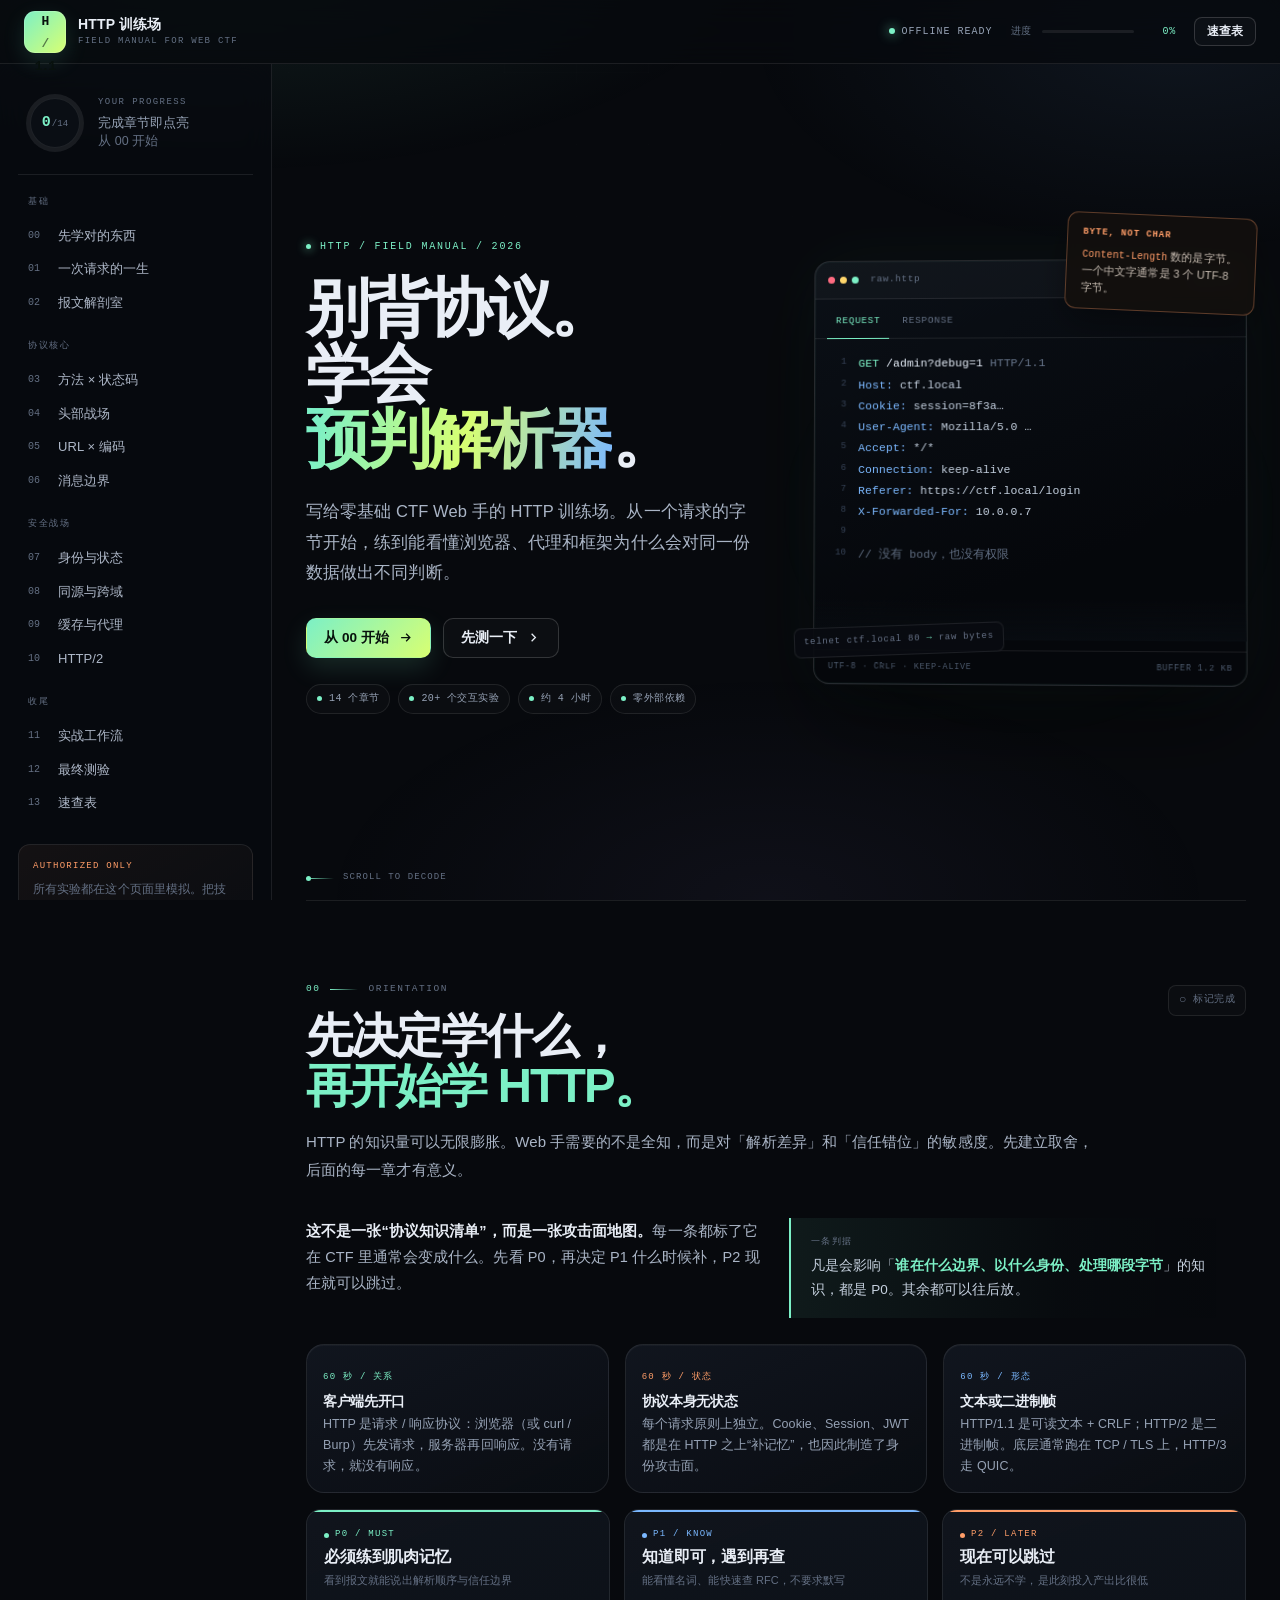
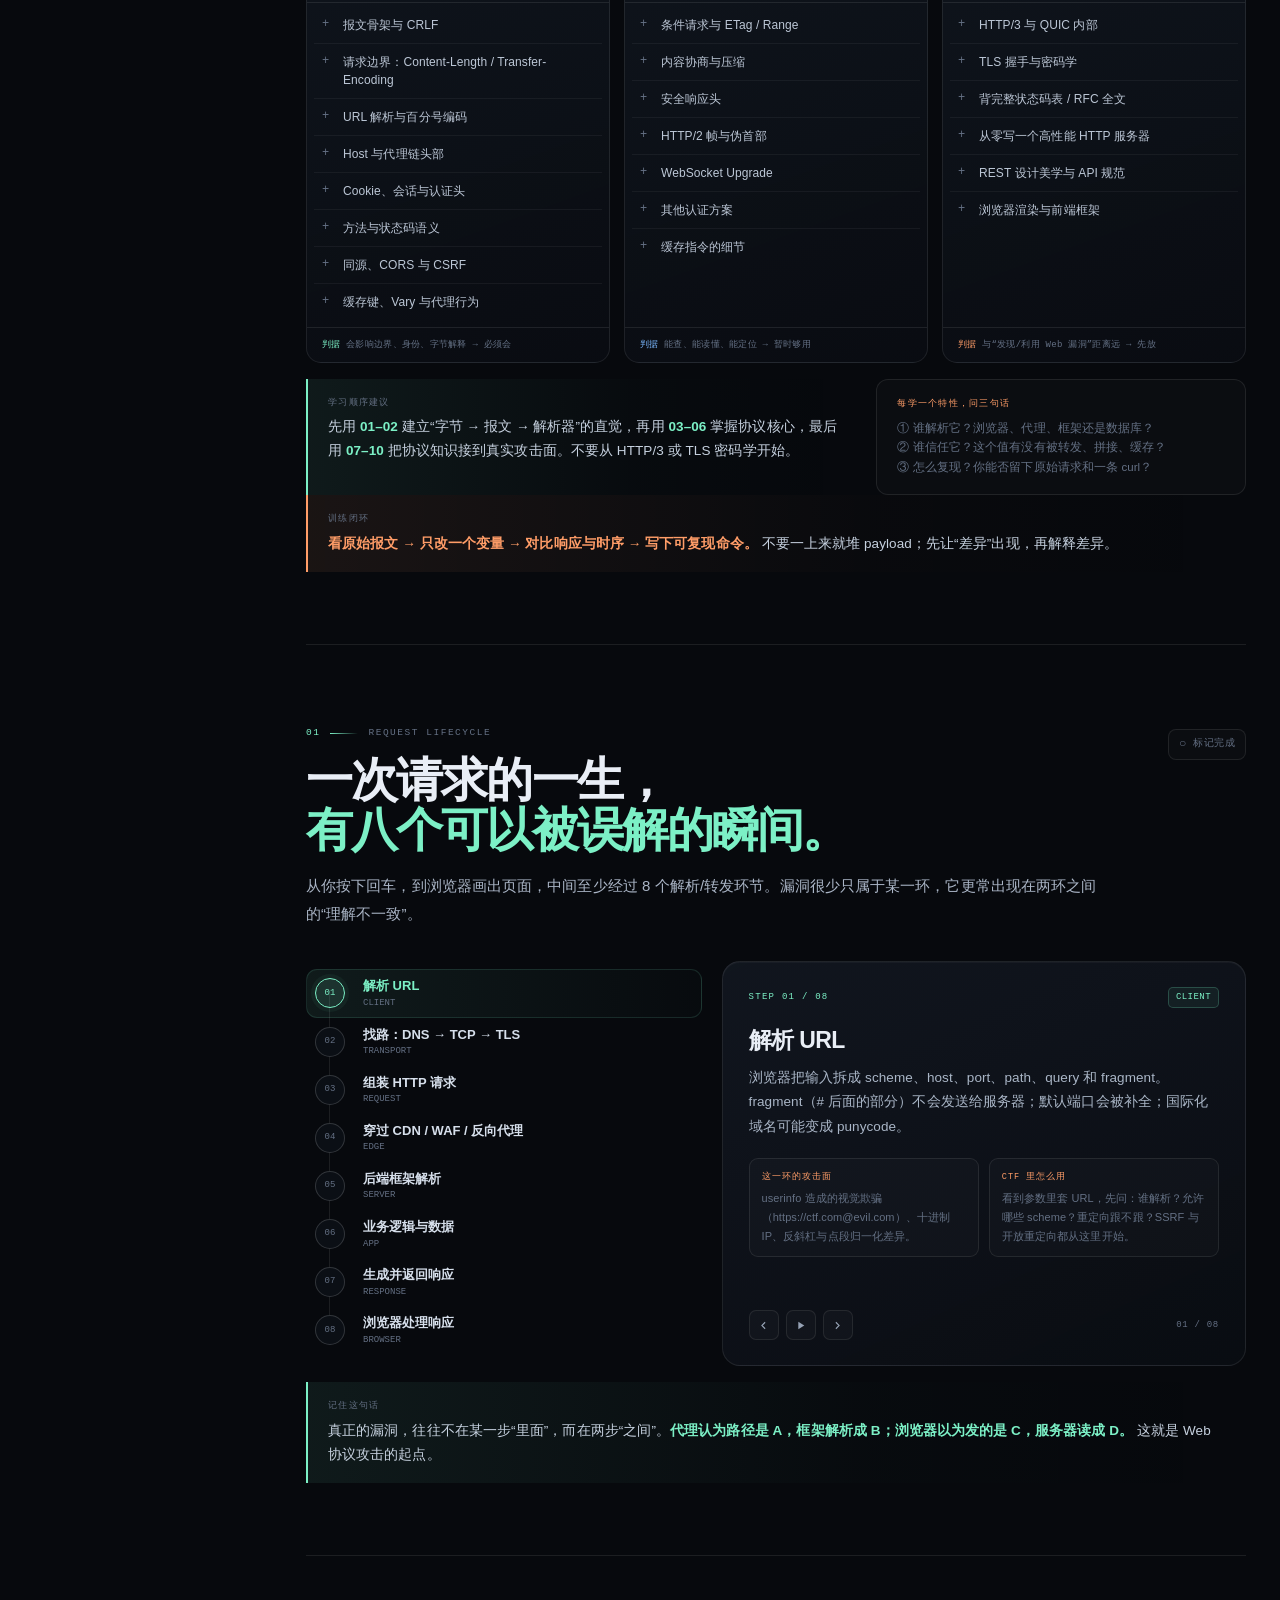
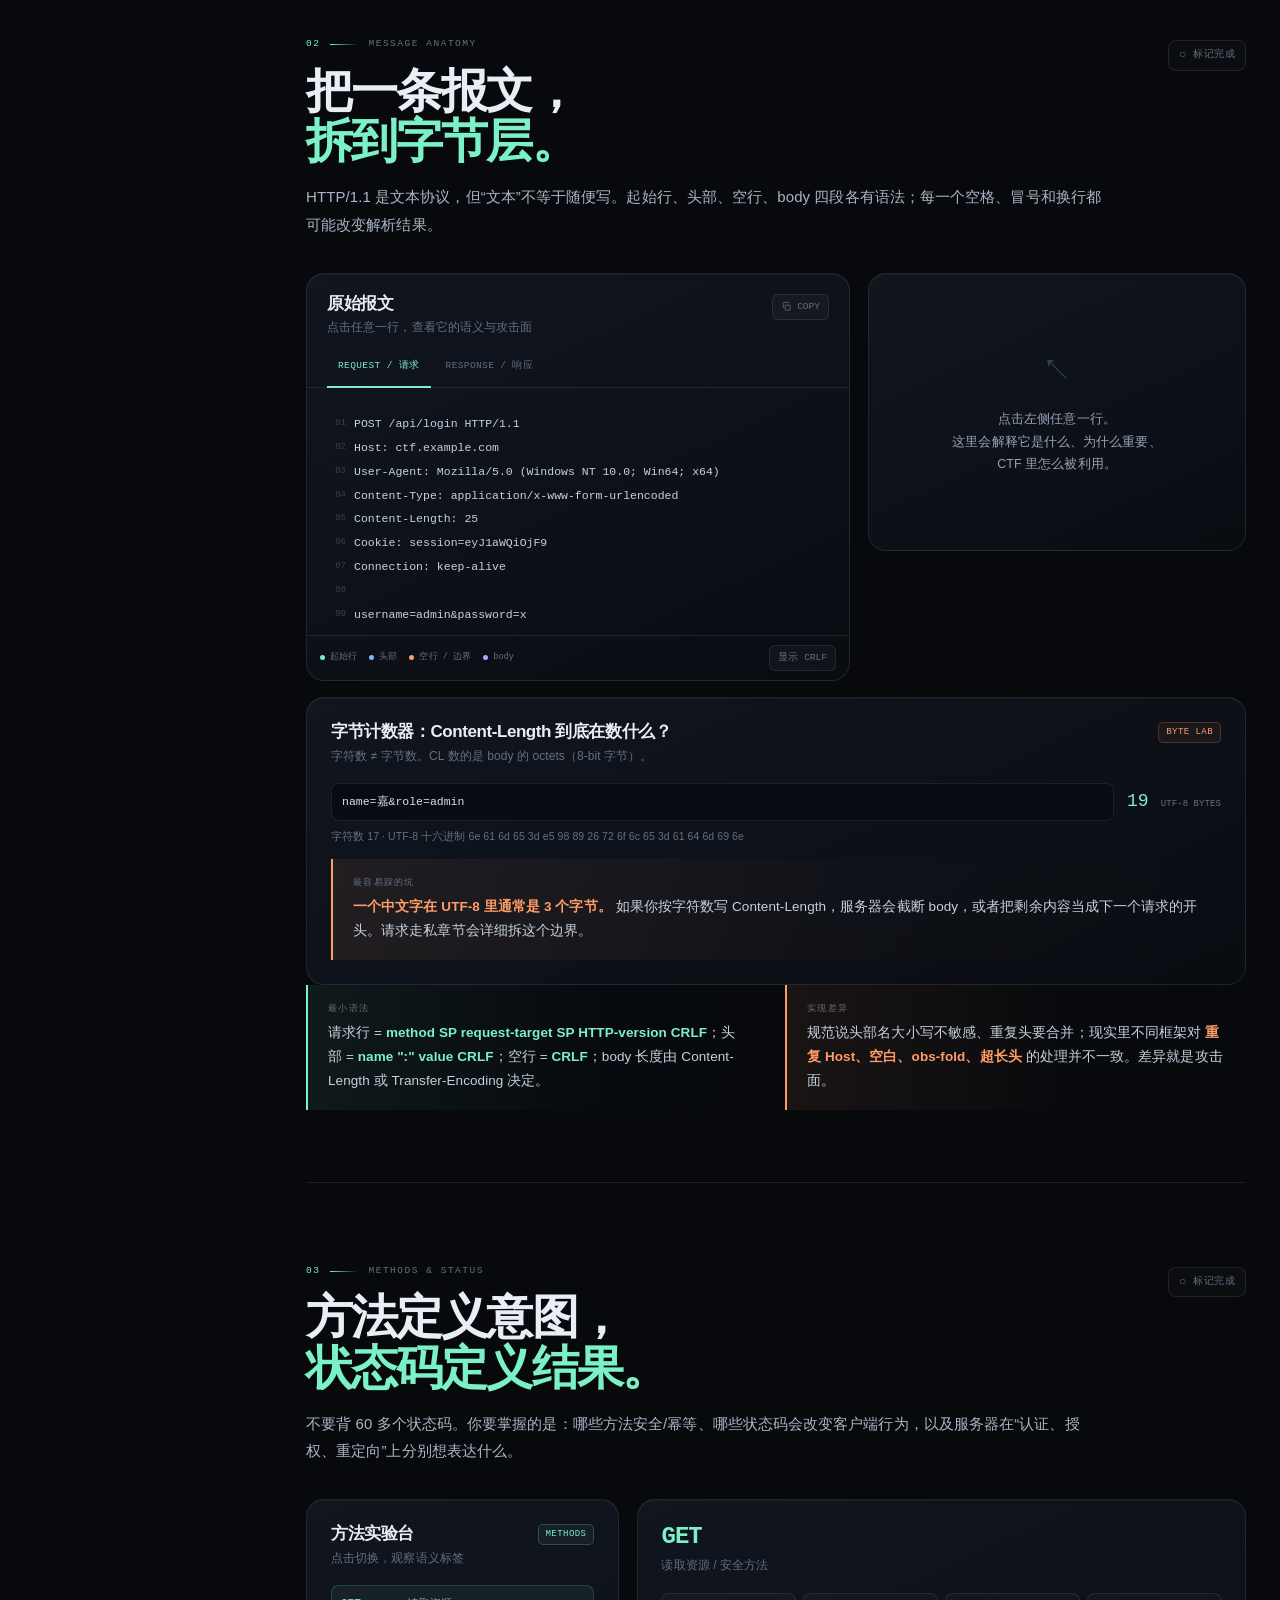
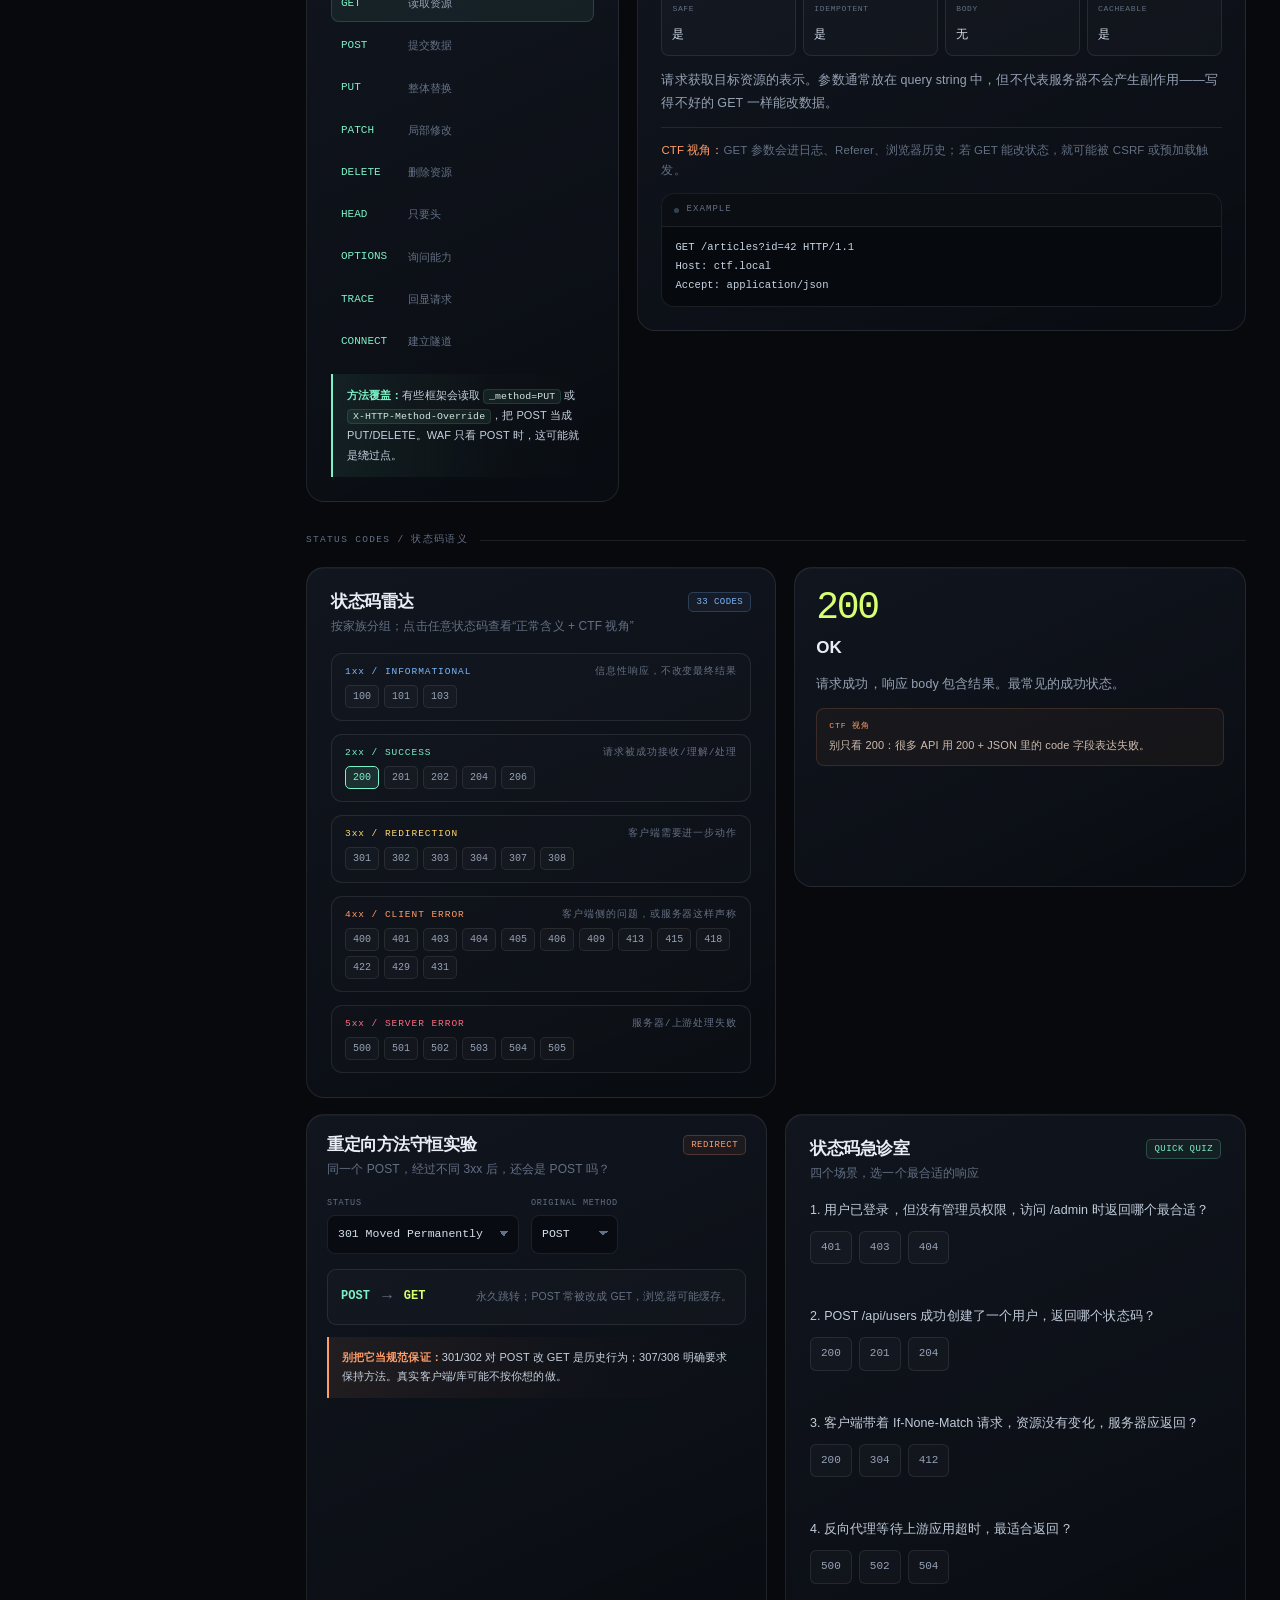
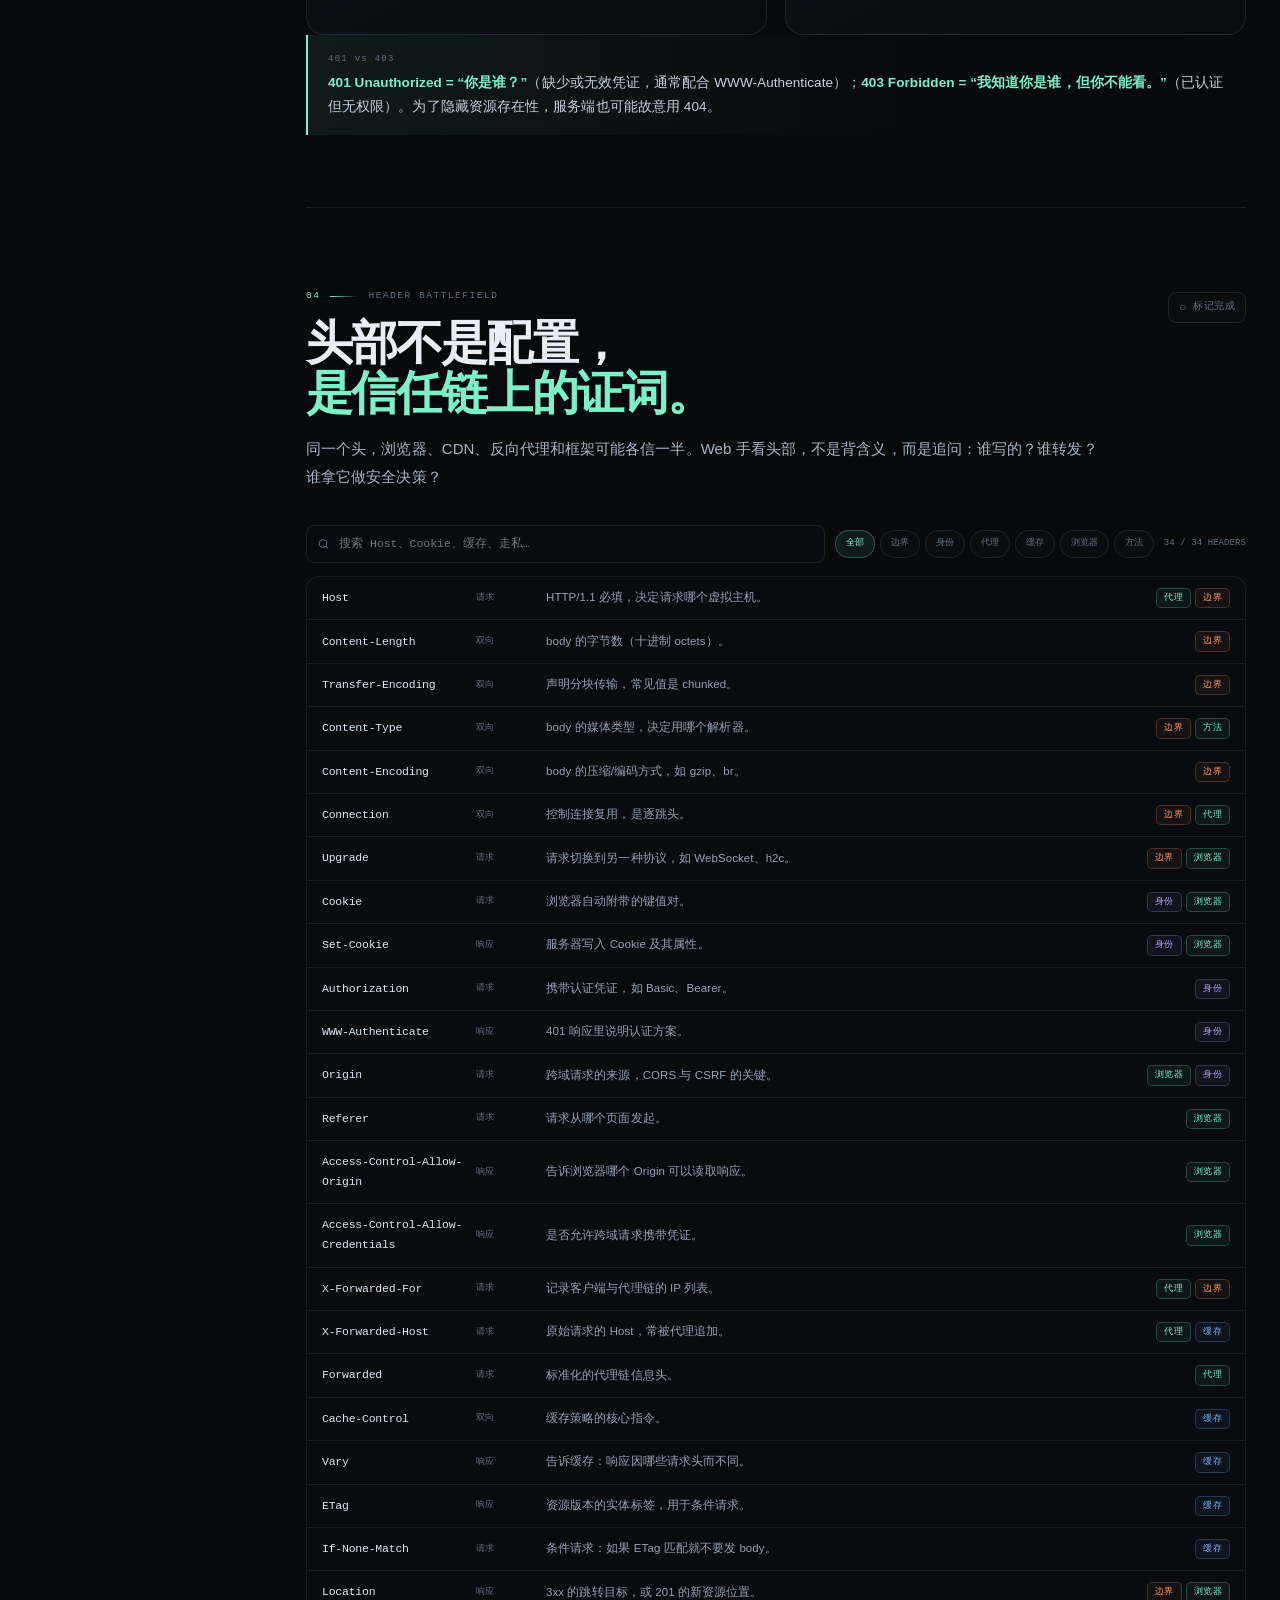
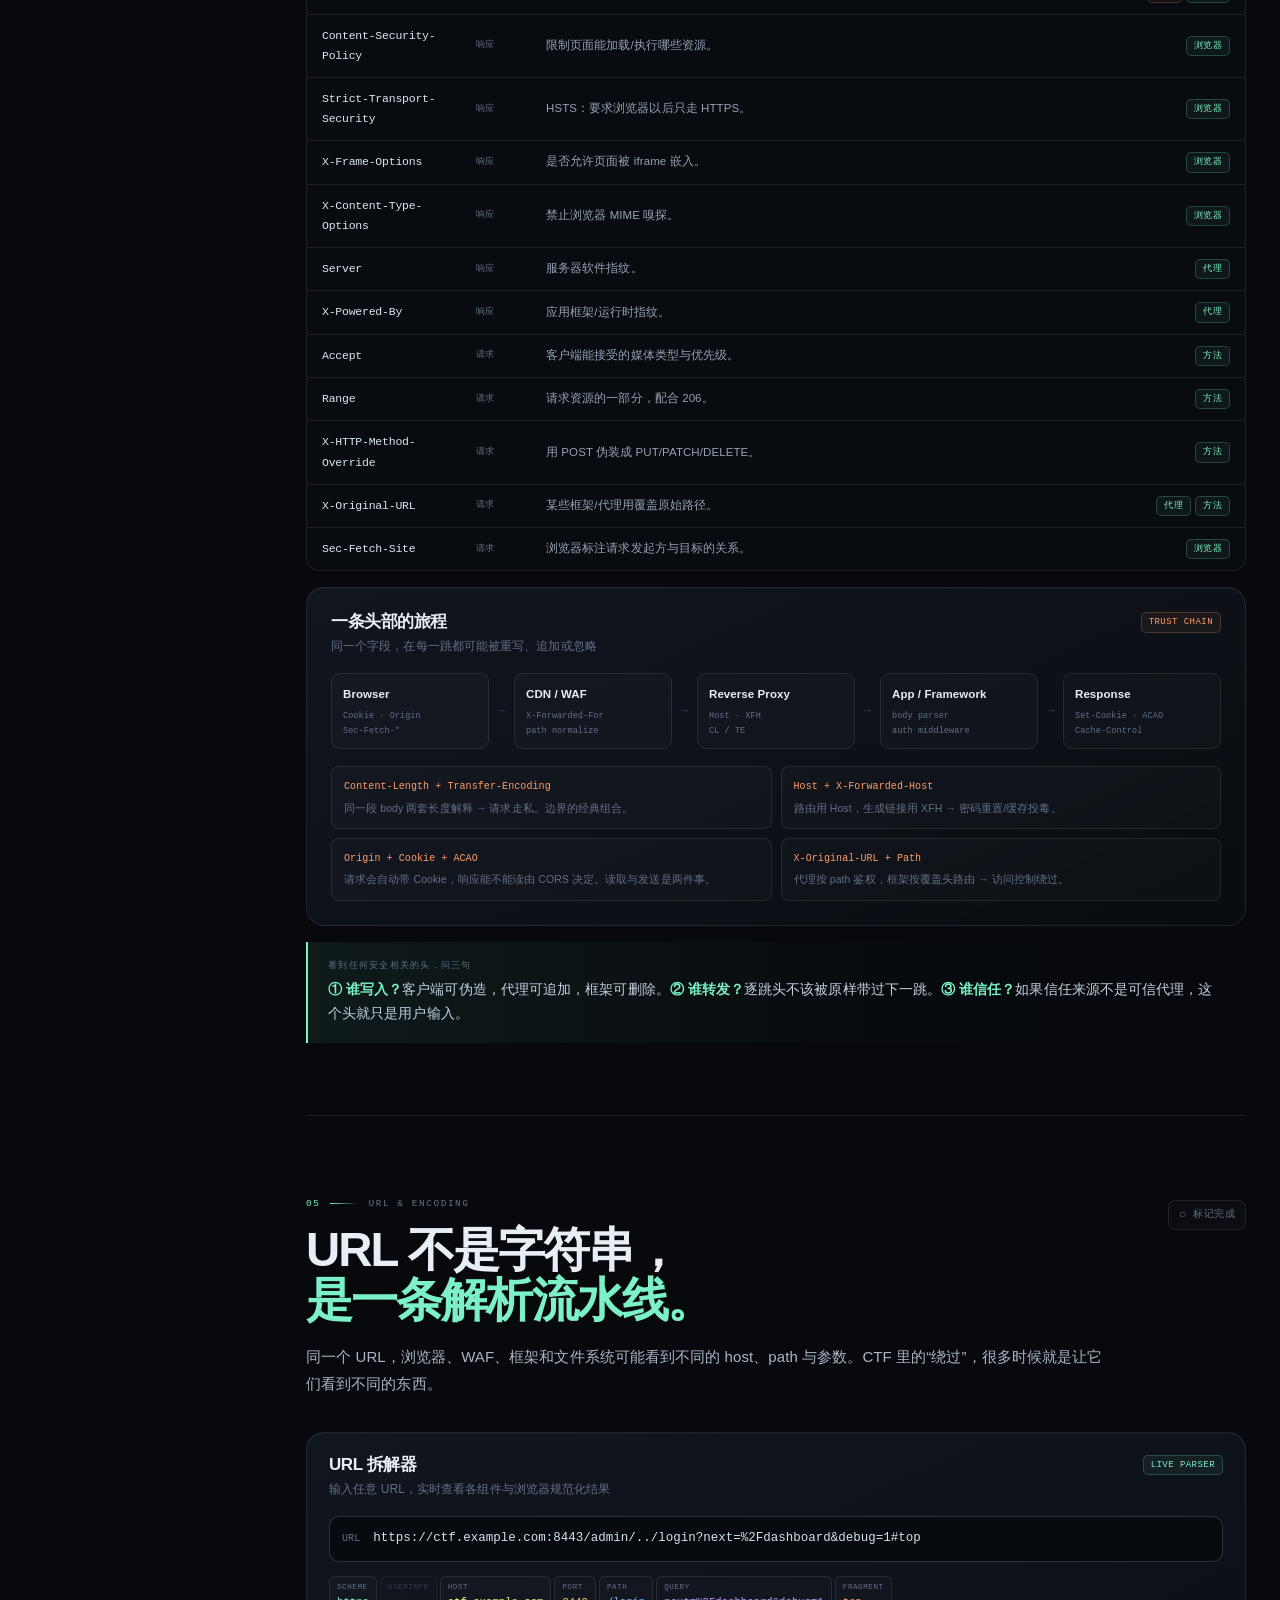
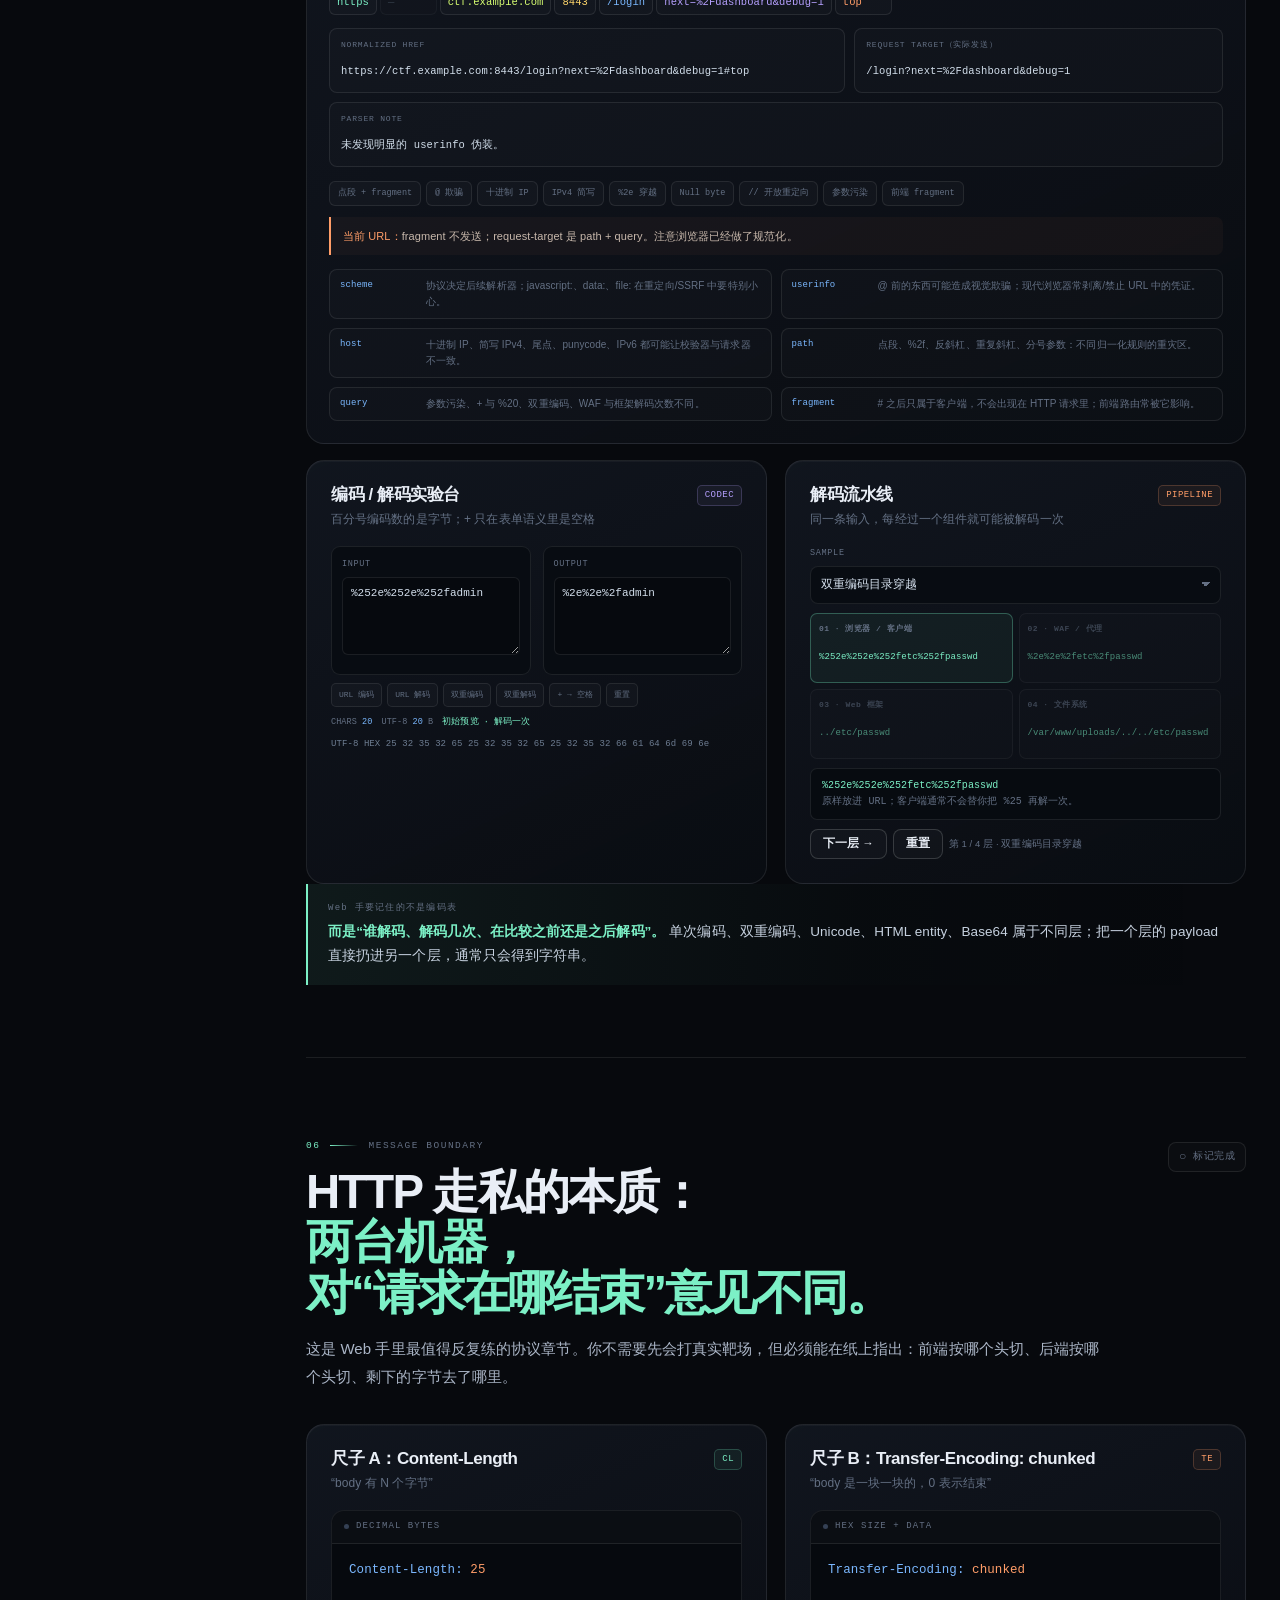
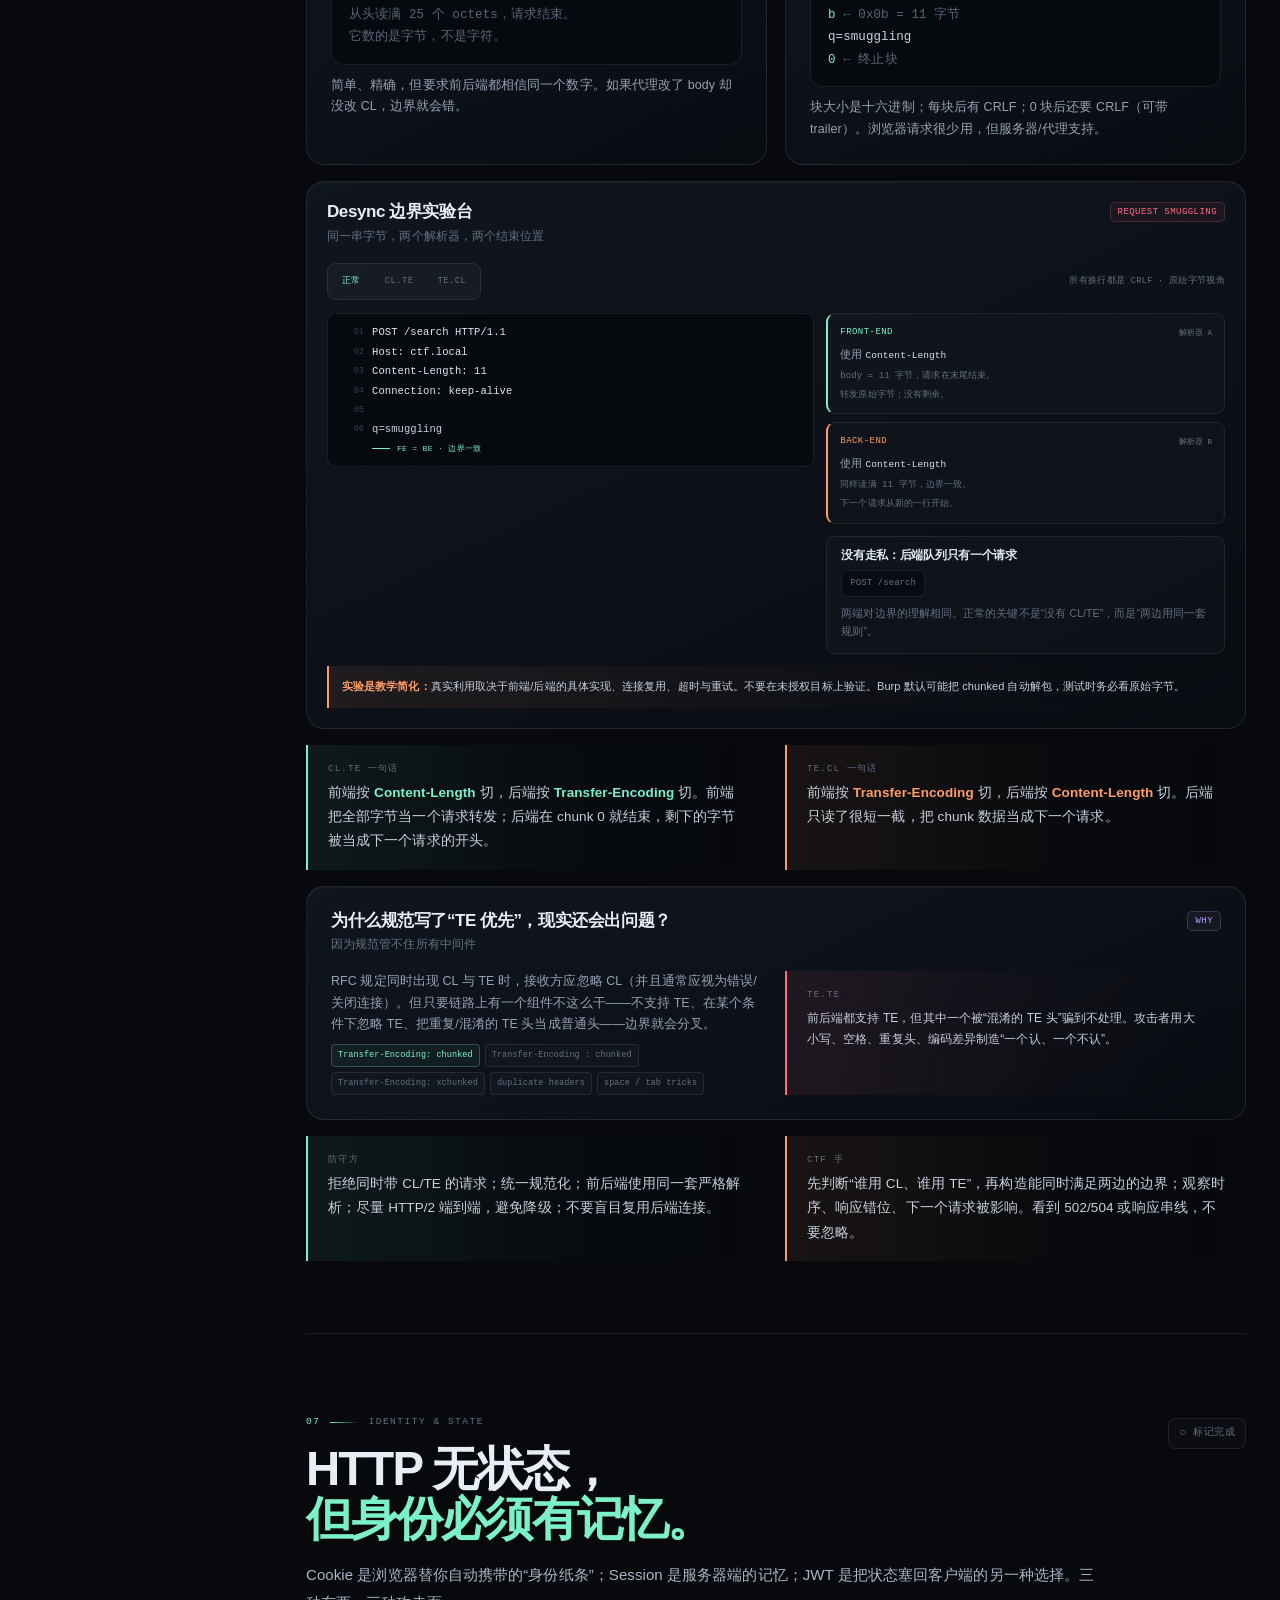
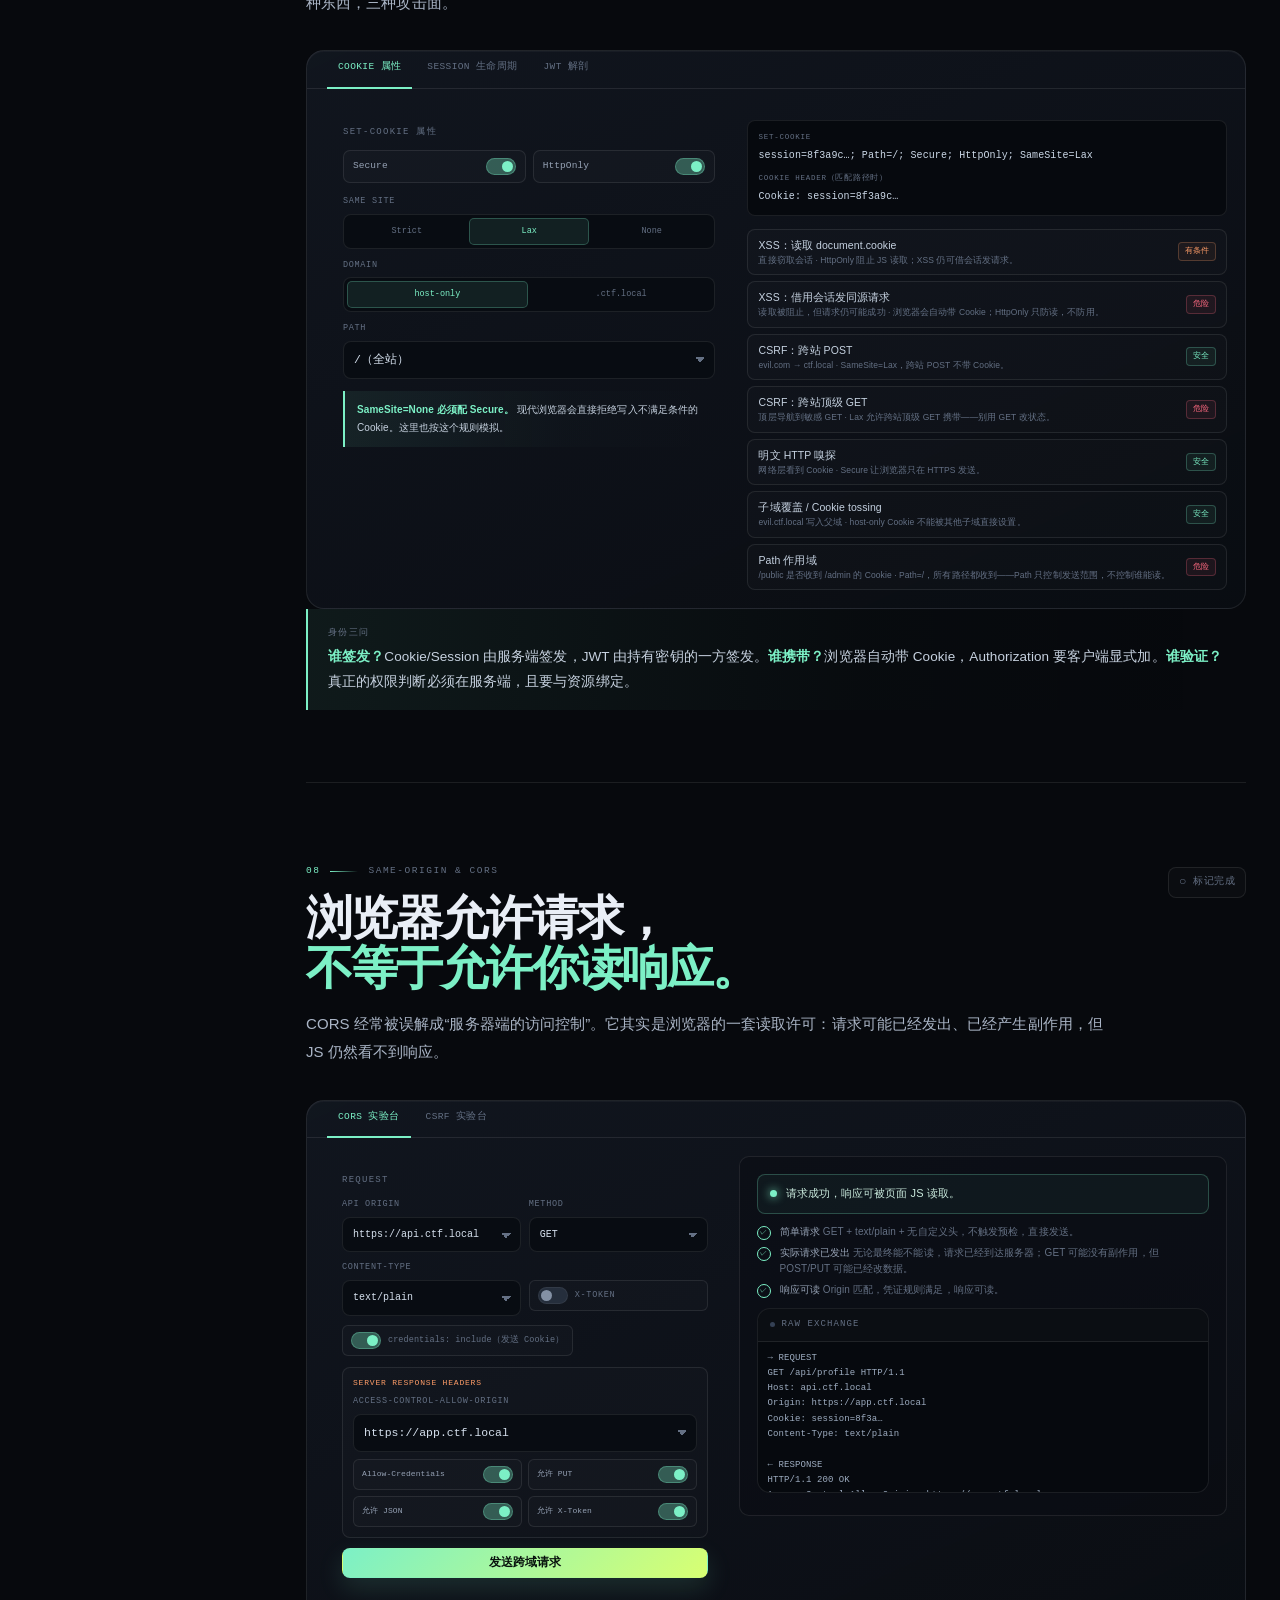
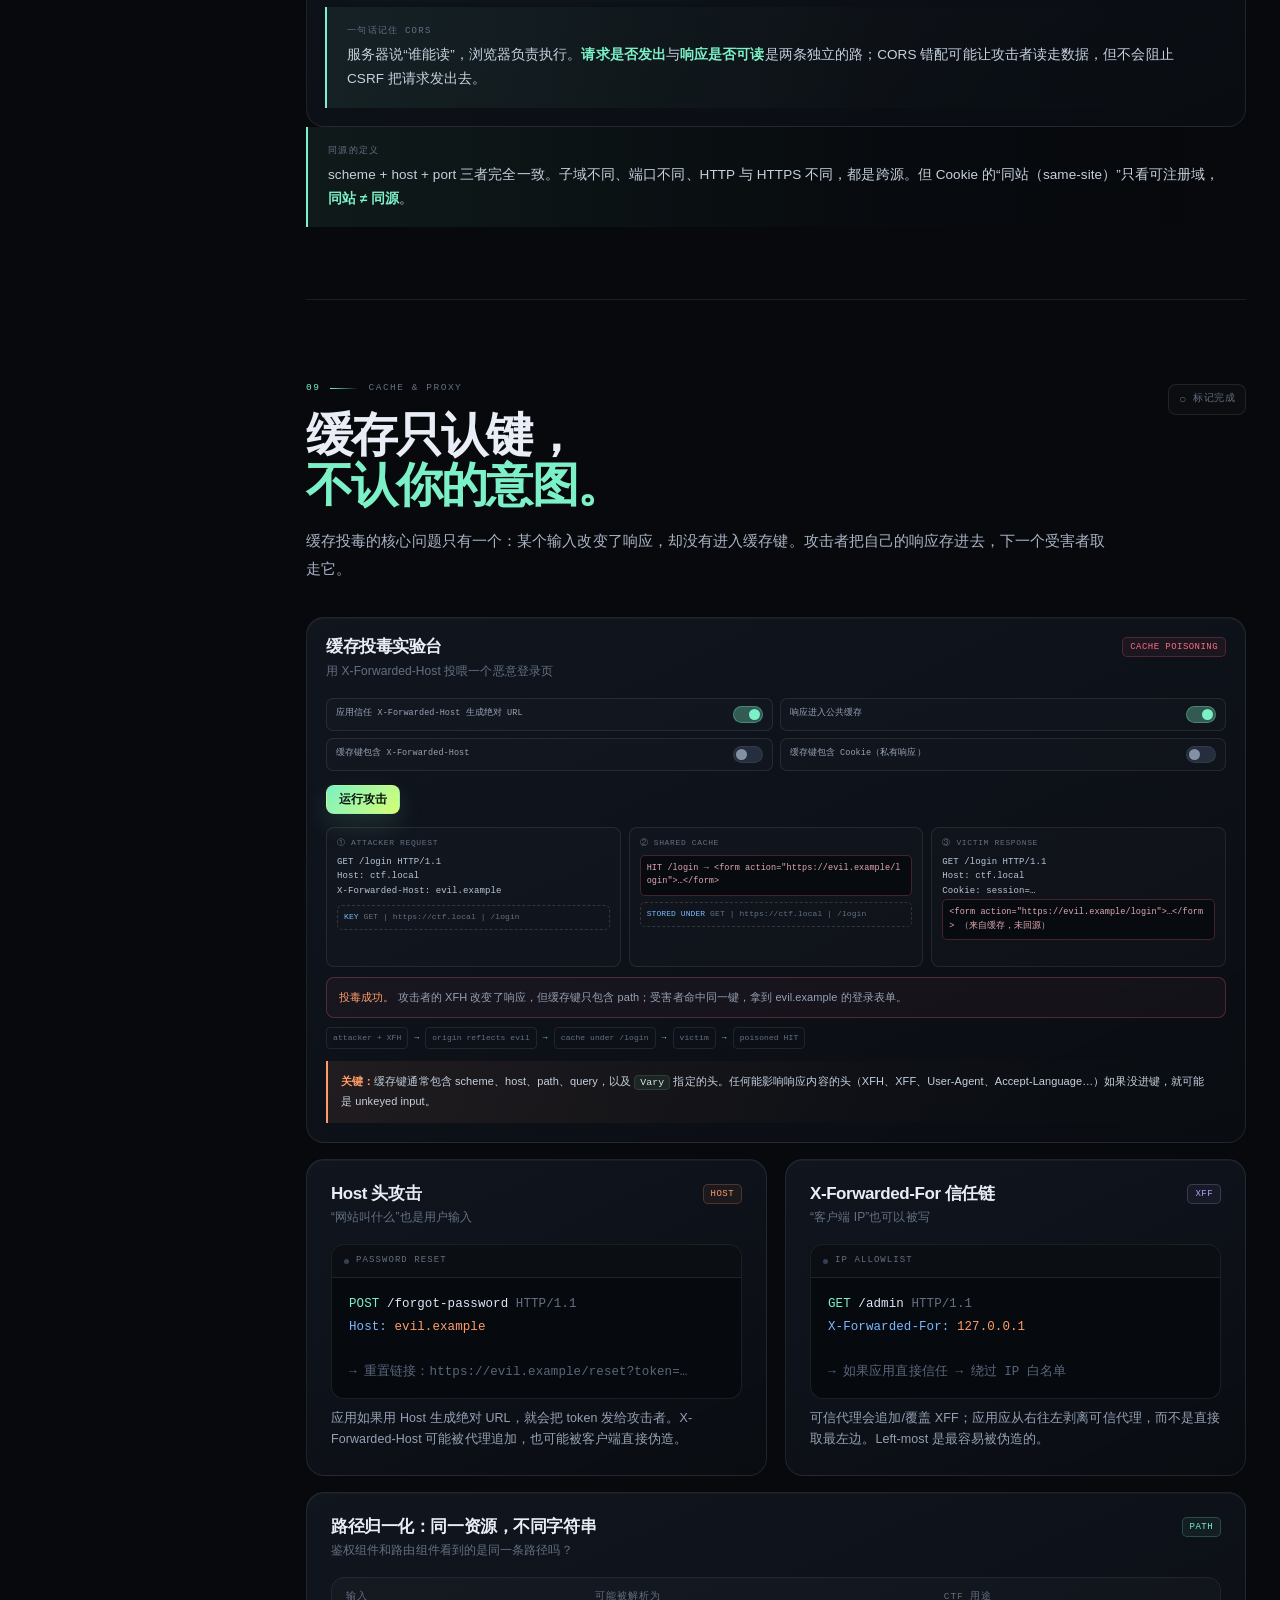
<file: HTTPStudy/http-field-manual.othershowing.html>
<!DOCTYPE html>
<html lang="zh-CN">
<head>
<meta charset="UTF-8">
<meta name="viewport" content="width=device-width, initial-scale=1.0">
<meta name="description" content="写给零基础 CTF Web 手的 HTTP 交互训练场：报文、URL、状态码、请求走私、Cookie、CORS、缓存、HTTP/2 与实战工作流。">
<title>HTTP 训练场 · 从零到 Web 手</title>
<style>
/* ============ 0. Tokens & reset ============ */
:root{
  --bg:#07090d;
  --bg-2:#0a0d13;
  color-scheme:dark;
  accent-color:#7cf0c6;
  --panel:rgba(17,22,31,.82);
  --panel-solid:#10151e;
  --panel-2:#0c1017;
  --line:rgba(255,255,255,.085);
  --line-strong:rgba(255,255,255,.16);
  --text:#e9eef6;
  --muted:#96a2b5;
  --dim:#647084;
  --mint:#7cf0c6;
  --mint-2:#3ed6a5;
  --lime:#d8ff72;
  --orange:#ff9d68;
  --red:#ff6b81;
  --blue:#7bb8ff;
  --violet:#b6a0ff;
  --yellow:#ffd66b;
  --r:18px;
  --r-sm:12px;
  --mono:"Cascadia Code","JetBrains Mono","SFMono-Regular",Consolas,"Liberation Mono",monospace;
  --sans:"Segoe UI Variable Display","Segoe UI","Microsoft YaHei","PingFang SC","Hiragino Sans GB","Noto Sans SC",sans-serif;
  --shadow:0 24px 70px rgba(0,0,0,.45);
}
*,*::before,*::after{box-sizing:border-box}
html{scroll-behavior:smooth;scroll-padding-top:76px}
body{
  margin:0;background:var(--bg);color:var(--text);font-family:var(--sans);
  font-size:16px;line-height:1.75;letter-spacing:.005em;
  -webkit-font-smoothing:antialiased;text-rendering:optimizeLegibility;
  overflow-x:hidden;
}
body::before{
  content:"";position:fixed;inset:0;z-index:0;pointer-events:none;
  background:
    radial-gradient(ellipse 70% 44% at 18% -8%,rgba(124,240,198,.10),transparent 62%),
    radial-gradient(ellipse 56% 40% at 92% 4%,rgba(123,184,255,.075),transparent 60%),
    radial-gradient(ellipse 50% 36% at 60% 100%,rgba(182,160,255,.05),transparent 70%);
}
body::after{
  content:"";position:fixed;inset:0;z-index:0;pointer-events:none;opacity:.32;
  background-image:linear-gradient(rgba(255,255,255,.027) 1px,transparent 1px),linear-gradient(90deg,rgba(255,255,255,.027) 1px,transparent 1px);
  background-size:72px 72px;
  mask-image:radial-gradient(ellipse 78% 62% at 45% 0%,#000 10%,transparent 78%);
  -webkit-mask-image:radial-gradient(ellipse 78% 62% at 45% 0%,#000 10%,transparent 78%);
}
::selection{background:rgba(124,240,198,.28);color:#fff}
a{color:var(--mint);text-decoration:none}
a:hover{text-decoration:underline;text-underline-offset:3px}
button,input,select,textarea{font:inherit;color:inherit}
button{cursor:pointer}
img,svg{display:block;max-width:100%}
p{margin:0}
h1,h2,h3,h4{margin:0;line-height:1.16;letter-spacing:-.025em;font-weight:720}
ul,ol{margin:0;padding:0}
li{list-style:none}
hr{border:0;border-top:1px solid var(--line)}
:focus-visible{outline:2px solid var(--mint);outline-offset:3px;border-radius:6px}
::-webkit-scrollbar{width:10px;height:10px}
::-webkit-scrollbar-track{background:transparent}
::-webkit-scrollbar-thumb{background:#242c3a;border:2px solid var(--bg);border-radius:10px}
::-webkit-scrollbar-thumb:hover{background:#344054}
.mono{font-family:var(--mono)}
.muted{color:var(--muted)}
.dim{color:var(--dim)}
.sr-only{position:absolute!important;width:1px;height:1px;padding:0;margin:-1px;overflow:hidden;clip:rect(0,0,0,0);white-space:nowrap;border:0}

/* ============ 1. Layout ============ */
.topbar{
  position:fixed;inset:0 0 auto 0;height:64px;z-index:120;
  display:flex;align-items:center;justify-content:space-between;gap:20px;
  padding:0 24px;border-bottom:1px solid var(--line);
  background:rgba(7,9,13,.78);backdrop-filter:blur(18px) saturate(140%);
  -webkit-backdrop-filter:blur(18px) saturate(140%);
}
.brand{display:flex;align-items:center;gap:12px;min-width:0;color:var(--text)}
.brand:hover{text-decoration:none}
.brand-mark{
  width:42px;height:42px;flex:0 0 42px;border-radius:11px;display:grid;place-items:center;
  font-family:var(--mono);font-size:13px;font-weight:700;letter-spacing:-.08em;
  color:#08110d;background:linear-gradient(135deg,var(--mint),var(--lime));
  box-shadow:0 0 0 1px rgba(255,255,255,.16) inset,0 8px 22px rgba(124,240,198,.14);
}
.brand-mark span{opacity:.55;margin:0 1px}
.brand-text{display:flex;flex-direction:column;line-height:1.2;font-weight:650;font-size:14px;letter-spacing:.01em}
.brand-text small{font-family:var(--mono);font-size:9px;color:var(--dim);letter-spacing:.14em;margin-top:3px;font-weight:400}
.topbar-right{display:flex;align-items:center;gap:18px}
.top-status{font-family:var(--mono);font-size:10px;letter-spacing:.1em;color:var(--muted);display:flex;align-items:center;gap:7px;white-space:nowrap}
.top-status i{width:6px;height:6px;border-radius:50%;background:var(--mint);box-shadow:0 0 12px var(--mint);animation:blink 2.8s infinite}
.mini-progress{display:flex;align-items:center;gap:10px;font-family:var(--mono);font-size:10px;color:var(--dim);letter-spacing:.06em;white-space:nowrap}
.mini-progress b{color:var(--mint);font-weight:500;min-width:32px;text-align:right}
.mini-track{width:92px;height:3px;background:rgba(255,255,255,.08);border-radius:99px;overflow:hidden}
.mini-track i{display:block;height:100%;width:0;background:linear-gradient(90deg,var(--mint),var(--lime));border-radius:99px;transition:width .5s cubic-bezier(.2,.7,.2,1)}
.menu-btn{display:none;width:40px;height:40px;border:1px solid var(--line);border-radius:10px;background:var(--panel);align-items:center;justify-content:center}
.menu-btn svg{width:18px;height:18px}

.sidebar{
  position:fixed;top:64px;left:0;bottom:0;width:272px;z-index:100;
  border-right:1px solid var(--line);background:rgba(8,11,16,.72);
  backdrop-filter:blur(16px);-webkit-backdrop-filter:blur(16px);
  overflow-y:auto;overscroll-behavior:contain;padding:26px 18px 28px;
}
.side-progress{
  display:flex;align-items:center;gap:14px;padding:4px 8px 22px;border-bottom:1px solid var(--line);margin-bottom:20px;
}
.ring{
  --p:0;width:58px;height:58px;flex:0 0 58px;border-radius:50%;position:relative;
  background:conic-gradient(var(--mint) calc(var(--p)*1%),rgba(255,255,255,.08) 0);
  display:grid;place-items:center;transition:background .5s;
}
.ring::before{content:"";position:absolute;inset:4px;border-radius:50%;background:#0a0e14;border:1px solid var(--line)}
.ring>div{position:relative;z-index:1;display:flex;align-items:baseline;gap:1px;font-family:var(--mono)}
.ring b{font-size:15px;font-weight:600;color:var(--mint)}
.ring span{font-size:9px;color:var(--dim)}
.side-progress small{display:block;font-family:var(--mono);font-size:9px;letter-spacing:.16em;color:var(--dim);margin-bottom:3px}
.side-progress p{font-size:12.5px;color:var(--muted);line-height:1.5}
.nav-label{font-family:var(--mono);font-size:9px;letter-spacing:.18em;color:var(--dim);margin:20px 10px 8px;text-transform:uppercase}
.nav-label:first-child{margin-top:0}
.nav-item{
  display:flex;align-items:center;gap:10px;padding:8px 10px;border-radius:9px;
  color:#aeb8c8;font-size:13px;line-height:1.35;position:relative;transition:background .18s,color .18s;
}
.nav-item:hover{background:rgba(255,255,255,.045);color:var(--text);text-decoration:none}
.nav-item.active{background:linear-gradient(90deg,rgba(124,240,198,.10),rgba(124,240,198,.02));color:var(--text)}
.nav-item.active::before{content:"";position:absolute;left:0;top:9px;bottom:9px;width:2px;border-radius:2px;background:var(--mint)}
.nav-item .ni{font-family:var(--mono);font-size:10px;color:var(--dim);width:20px;flex:0 0 20px}
.nav-item.active .ni{color:var(--mint)}
.nav-item .nav-check{margin-left:auto;font-size:11px;color:var(--mint);opacity:0;transform:scale(.6);transition:.2s}
.nav-item.done .nav-check{opacity:1;transform:scale(1)}
.nav-item.done .ni{color:var(--mint)}
.side-note{
  margin-top:24px;padding:14px;border:1px solid var(--line);border-radius:12px;
  background:linear-gradient(150deg,rgba(255,157,104,.06),rgba(255,255,255,.015));
  font-size:11.5px;line-height:1.65;color:var(--dim);
}
.side-note b{display:block;color:var(--orange);font-family:var(--mono);font-size:9px;letter-spacing:.14em;margin-bottom:6px;font-weight:500}
.sidebar-backdrop{display:none}

.main{position:relative;z-index:1;margin-left:272px;padding-top:64px}
.wrap{max-width:1160px;margin:0 auto;padding:0 46px}
.hero{padding:56px 0 76px;min-height:min(880px,calc(100vh - 64px));display:flex;align-items:center;position:relative}
.footer{
  border-top:1px solid var(--line);margin-top:100px;padding:38px 0 64px;
  color:var(--dim);font-size:12px;
}
.footer-row{display:flex;justify-content:space-between;gap:24px;flex-wrap:wrap;align-items:flex-start}
.footer b{color:var(--muted);font-weight:500}
.footer a{color:var(--muted)}
.footer a:hover{color:var(--mint)}

/* ============ 2. Type & atoms ============ */
.eyebrow{
  display:inline-flex;align-items:center;gap:9px;font-family:var(--mono);font-size:10px;
  letter-spacing:.18em;text-transform:uppercase;color:var(--mint);
}
.eyebrow .dot{width:5px;height:5px;border-radius:50%;background:var(--mint);box-shadow:0 0 10px var(--mint)}
.hl{color:var(--mint)}
.grad{
  background:linear-gradient(100deg,var(--mint) 4%,var(--lime) 52%,var(--blue) 100%);
  -webkit-background-clip:text;background-clip:text;color:transparent;
}
.lead{font-size:17px;line-height:1.8;color:#aab5c6;max-width:760px}
.small{font-size:12.5px;line-height:1.7}
.tiny{font-size:11px;line-height:1.6}
.kbd{
  display:inline-block;padding:1px 6px;border:1px solid var(--line-strong);border-bottom-width:2px;
  border-radius:5px;background:#141a24;font-family:var(--mono);font-size:11px;color:var(--muted);line-height:1.5;
}
.chip{
  display:inline-flex;align-items:center;gap:7px;padding:5px 10px;border:1px solid var(--line);
  border-radius:99px;background:rgba(255,255,255,.025);font-family:var(--mono);
  font-size:10px;color:var(--muted);letter-spacing:.04em;white-space:nowrap;
}
.chip i{width:5px;height:5px;border-radius:50%;background:var(--mint)}
.tag{
  display:inline-flex;align-items:center;padding:2px 7px;border-radius:5px;border:1px solid var(--line);
  font-family:var(--mono);font-size:9px;letter-spacing:.05em;color:var(--dim);line-height:1.6;white-space:nowrap;
}
.tag.mint{color:var(--mint);border-color:rgba(124,240,198,.22);background:rgba(124,240,198,.06)}
.tag.orange{color:var(--orange);border-color:rgba(255,157,104,.22);background:rgba(255,157,104,.06)}
.tag.red{color:var(--red);border-color:rgba(255,107,129,.22);background:rgba(255,107,129,.06)}
.tag.blue{color:var(--blue);border-color:rgba(123,184,255,.22);background:rgba(123,184,255,.06)}
.tag.violet{color:var(--violet);border-color:rgba(182,160,255,.22);background:rgba(182,160,255,.06)}
.btn{
  display:inline-flex;align-items:center;justify-content:center;gap:9px;border:1px solid transparent;
  border-radius:10px;padding:11px 17px;font-size:13.5px;font-weight:600;line-height:1.2;
  transition:transform .18s,background .18s,border-color .18s,box-shadow .18s;white-space:nowrap;
}
.btn:hover{text-decoration:none;transform:translateY(-1px)}
.btn:active{transform:translateY(0)}
.btn:disabled{opacity:.42;cursor:not-allowed;transform:none;box-shadow:none;filter:saturate(.6)}
.btn svg{width:15px;height:15px}
.btn-primary{background:linear-gradient(135deg,var(--mint),var(--lime));color:#07110c;box-shadow:0 10px 26px rgba(124,240,198,.14)}
.btn-primary:hover{box-shadow:0 14px 34px rgba(124,240,198,.22)}
.btn-ghost{border-color:var(--line-strong);background:rgba(255,255,255,.025);color:var(--text)}
.btn-ghost:hover{border-color:rgba(124,240,198,.35);background:rgba(124,240,198,.06)}
.btn-sm{padding:7px 12px;font-size:11.5px;border-radius:8px}
.btn-xs{padding:4px 8px;font-size:10px;border-radius:6px}
.copy-btn{
  display:inline-flex;align-items:center;gap:5px;border:1px solid var(--line);background:rgba(255,255,255,.03);
  color:var(--dim);padding:4px 8px;border-radius:6px;font-family:var(--mono);font-size:9.5px;transition:.18s;
}
.copy-btn:hover{color:var(--mint);border-color:rgba(124,240,198,.3)}
.copy-btn svg{width:11px;height:11px}
.callout{
  border-left:2px solid var(--mint);border-radius:0 12px 12px 0;
  background:linear-gradient(90deg,rgba(124,240,198,.075),rgba(124,240,198,.012) 60%,transparent);
  padding:16px 20px;font-size:13.5px;color:#c6d1df;line-height:1.8;
}
.callout b{color:var(--mint)}
.callout.warn{border-left-color:var(--orange);background:linear-gradient(90deg,rgba(255,157,104,.08),rgba(255,157,104,.012) 60%,transparent)}
.callout.warn b{color:var(--orange)}
.callout.red{border-left-color:var(--red);background:linear-gradient(90deg,rgba(255,107,129,.08),rgba(255,107,129,.012) 60%,transparent)}
.callout.red b{color:var(--red)}
.callout .co-label{display:block;font-family:var(--mono);font-size:9px;letter-spacing:.14em;margin-bottom:4px;color:var(--dim)}
.card{
  position:relative;border:1px solid var(--line);border-radius:var(--r);
  background:linear-gradient(155deg,rgba(20,26,36,.78),rgba(10,13,19,.88));
  box-shadow:0 1px 0 rgba(255,255,255,.035) inset;
}
.card-pad{padding:24px}
.card-head{display:flex;align-items:flex-start;justify-content:space-between;gap:14px;margin-bottom:16px}
.card-head h3{font-size:17px}
.card-head p{font-size:12px;color:var(--dim);margin-top:4px}
.grid-2{display:grid;grid-template-columns:1fr 1fr;gap:18px}
.grid-3{display:grid;grid-template-columns:repeat(3,1fr);gap:16px}
.stack-18{display:flex;flex-direction:column;gap:18px}
.stack-10{display:flex;flex-direction:column;gap:10px}
.mini-label{font-family:var(--mono);font-size:9px;letter-spacing:.14em;text-transform:uppercase;color:var(--dim)}
.divider{height:1px;background:var(--line);margin:20px 0}
.inline-code{font-family:var(--mono);font-size:.9em;color:#d7e5df;background:rgba(124,240,198,.07);border:1px solid rgba(124,240,198,.12);padding:1px 5px;border-radius:4px;white-space:nowrap}
.codeblock{
  position:relative;background:#06090e;border:1px solid var(--line);border-radius:13px;overflow:hidden;
}
.codeblock-bar{display:flex;align-items:center;justify-content:space-between;gap:12px;padding:8px 12px;border-bottom:1px solid var(--line);background:rgba(255,255,255,.018)}
.codeblock-bar span{font-family:var(--mono);font-size:9px;letter-spacing:.12em;color:var(--dim);display:flex;align-items:center;gap:7px}
.codeblock-bar span::before{content:"";width:5px;height:5px;border-radius:50%;background:#344054}
.codeblock pre{margin:0;padding:15px 17px;overflow:auto;font-family:var(--mono);font-size:12.5px;line-height:1.8;color:#c9d5e4;tab-size:2}
.codeblock pre::-webkit-scrollbar{height:6px}
.codeblock .c-method{color:var(--mint)}
.codeblock .c-path{color:#dfe9f7}
.codeblock .c-ver{color:var(--dim)}
.codeblock .c-key{color:var(--blue)}
.codeblock .c-val{color:#c6d1df}
.codeblock .c-warn{color:var(--orange)}
.codeblock .c-status{color:var(--lime)}
.codeblock .c-comment{color:#59667a}
.codeblock .c-red{color:var(--red)}
.codeblock .c-violet{color:var(--violet)}
.table-wrap{overflow:auto;border:1px solid var(--line);border-radius:13px}
table{border-collapse:collapse;width:100%;font-size:12.5px}
th,td{text-align:left;padding:11px 14px;border-bottom:1px solid var(--line);vertical-align:top;line-height:1.65}
th{font-family:var(--mono);font-size:9.5px;letter-spacing:.1em;color:var(--dim);font-weight:500;background:rgba(255,255,255,.02);white-space:nowrap}
tr:last-child td{border-bottom:0}
td code{font-family:var(--mono);font-size:11.5px;color:#d7e5df}
.table-wrap td:first-child{white-space:nowrap;color:var(--text)}

/* ============ 3. Hero ============ */
.hero-grid{display:grid;grid-template-columns:1.02fr .98fr;gap:54px;align-items:center;width:100%;position:relative;z-index:1}
.hero-copy h1{font-size:clamp(44px,5vw,76px);line-height:1.02;letter-spacing:-.045em;margin:18px 0 24px;font-weight:760}
.hero-copy h1 .line{display:block}
.hero-copy .lead{max-width:560px;font-size:16.5px;line-height:1.85}
.hero-actions{display:flex;align-items:center;gap:12px;flex-wrap:wrap;margin-top:30px}
.hero-meta{display:flex;gap:8px;flex-wrap:wrap;margin-top:26px}
.hero-meta .chip{background:rgba(255,255,255,.018)}
.hero-side{position:relative}
.hero-side::before{
  content:"";position:absolute;inset:8% -8% -12% -8%;z-index:-1;
  background:radial-gradient(ellipse at 50% 50%,rgba(124,240,198,.13),transparent 64%);
  filter:blur(26px);
}
.terminal{
  border:1px solid rgba(255,255,255,.13);border-radius:16px;overflow:hidden;
  background:linear-gradient(160deg,#0b1017,#05070b 68%);
  box-shadow:0 34px 90px rgba(0,0,0,.55),0 0 0 1px rgba(124,240,198,.045) inset,0 0 70px rgba(124,240,198,.05);
  transform:perspective(1400px) rotateY(-2.6deg) rotateX(1deg);
}
.term-bar{display:flex;align-items:center;gap:9px;padding:10px 13px;border-bottom:1px solid var(--line);background:rgba(255,255,255,.022)}
.term-dots{display:flex;gap:5px}
.term-dots i{width:7px;height:7px;border-radius:50%;background:#2d3746}
.term-dots i:first-child{background:#ff6b81}
.term-dots i:nth-child(2){background:#ffd66b}
.term-dots i:nth-child(3){background:#7cf0c6}
.term-title{font-family:var(--mono);font-size:9.5px;color:var(--dim);letter-spacing:.06em;margin-left:3px}
.term-live{margin-left:auto;display:flex;align-items:center;gap:5px;font-family:var(--mono);font-size:8.5px;letter-spacing:.12em;color:var(--mint)}
.term-live i{width:4px;height:4px;border-radius:50%;background:var(--mint);box-shadow:0 0 8px var(--mint);animation:blink 2s infinite}
.term-tabs{display:flex;padding:8px 12px 0;gap:4px;border-bottom:1px solid var(--line)}
.term-tab{
  border:0;background:transparent;color:var(--dim);font-family:var(--mono);font-size:9.5px;letter-spacing:.08em;
  padding:6px 9px 9px;border-bottom:1px solid transparent;margin-bottom:-1px;
}
.term-tab.active{color:var(--mint);border-bottom-color:var(--mint)}
.term-body{min-height:302px;padding:14px 0;position:relative;overflow:hidden}
.term-body::after{content:"";position:absolute;left:0;right:0;bottom:0;height:40px;background:linear-gradient(transparent,#070b10);pointer-events:none}
.term-panel{padding:0 16px}
.term-line{display:flex;gap:12px;font-family:var(--mono);font-size:11.5px;line-height:1.85;white-space:pre;animation:lineIn .55s both;animation-delay:calc(var(--i,0)*55ms)}
.term-line .tl-n{width:16px;flex:0 0 16px;text-align:right;color:#344054;user-select:none;font-size:9px;line-height:2.15}
.term-line .tl-c{color:#c7d3e1}
.tok-method{color:var(--mint)}
.tok-path{color:#e6eef9}
.tok-ver{color:#66748a}
.tok-key{color:var(--blue)}
.tok-val{color:#c2cedd}
.tok-dim{color:#5d6a7e}
.tok-status{color:var(--lime)}
.tok-warn{color:var(--orange)}
.term-foot{display:flex;justify-content:space-between;gap:12px;padding:9px 14px;border-top:1px solid var(--line);margin-top:10px;font-family:var(--mono);font-size:8.5px;letter-spacing:.08em;color:#4b586b}
.float-note{
  position:absolute;right:-26px;top:-44px;z-index:2;transform:rotate(2.5deg);
  padding:12px 15px;border:1px solid rgba(255,157,104,.32);border-radius:11px;
  background:rgba(18,15,12,.92);box-shadow:0 14px 34px rgba(0,0,0,.35);backdrop-filter:blur(8px);
  max-width:190px;animation:floatNote 5.2s ease-in-out infinite;
}
.float-note b{display:block;font-family:var(--mono);font-size:9px;letter-spacing:.1em;color:var(--orange);margin-bottom:4px}
.float-note p{font-size:11px;line-height:1.55;color:#c9beb3}
.float-note code{font-family:var(--mono);color:var(--orange);font-size:10px}
.float-badge{
  position:absolute;left:-18px;bottom:30px;z-index:2;transform:rotate(-2deg);
  font-family:var(--mono);font-size:9px;color:var(--dim);letter-spacing:.08em;
  border:1px solid var(--line);background:rgba(8,11,16,.9);border-radius:7px;padding:6px 9px;
}
.hero-scroll{position:absolute;left:0;bottom:14px;display:flex;align-items:center;gap:9px;font-family:var(--mono);font-size:9px;color:var(--dim);letter-spacing:.12em}
.hero-scroll i{width:28px;height:1px;background:linear-gradient(90deg,var(--mint),transparent);position:relative}
.hero-scroll i::after{content:"";position:absolute;left:0;top:-2px;width:5px;height:5px;border-radius:50%;background:var(--mint);animation:scrollDot 2.2s infinite}

/* ============ 4. Chapter shell ============ */
.chapter{padding:80px 0 72px;border-top:1px solid var(--line);position:relative;scroll-margin-top:0}
.chapter:first-of-type{border-top:0}
.chapter-head{display:grid;grid-template-columns:1fr auto;gap:24px;align-items:start;margin-bottom:34px}
.chapter-head .kicker{display:flex;align-items:center;gap:10px;margin-bottom:13px;font-family:var(--mono);font-size:9.5px;letter-spacing:.16em;color:var(--dim);text-transform:uppercase}
.kicker .k-num{color:var(--mint)}
.kicker .k-line{width:28px;height:1px;background:linear-gradient(90deg,var(--mint),transparent)}
.chapter-head h2{font-size:clamp(32px,3.7vw,52px);line-height:1.06;letter-spacing:-.04em;max-width:820px}
.chapter-head h2 em{font-style:normal;color:var(--mint)}
.chapter-head .lead{margin-top:17px;max-width:800px;font-size:15px;line-height:1.85}
.mark-btn{
  display:inline-flex;align-items:center;gap:7px;border:1px solid var(--line);background:rgba(255,255,255,.02);
  color:var(--dim);border-radius:8px;padding:6px 10px;font-family:var(--mono);font-size:9.5px;letter-spacing:.04em;
  transition:.18s;white-space:nowrap;margin-top:4px;
}
.mark-btn:hover{border-color:rgba(124,240,198,.3);color:var(--mint)}
.mark-btn .mb-icon{font-size:12px;line-height:1}
.mark-btn.done{border-color:rgba(124,240,198,.25);background:rgba(124,240,198,.08);color:var(--mint)}
.section-body{position:relative}
.section-body>.stack-18>*+*{margin-top:18px}
.section-lead{display:grid;grid-template-columns:1fr 1fr;gap:26px;margin-bottom:26px;align-items:start}
.section-lead .lead{font-size:14.5px}
.section-lead .lead strong{color:var(--text);font-weight:600}
.section-divider{display:flex;align-items:center;gap:12px;margin:30px 0 18px;font-family:var(--mono);font-size:9.5px;letter-spacing:.14em;color:var(--dim);text-transform:uppercase}
.section-divider::after{content:"";height:1px;flex:1;background:var(--line)}

/* ============ 5. Priority ============ */
.priority-grid{display:grid;grid-template-columns:repeat(3,1fr);gap:14px}
.p-card{border:1px solid var(--line);border-radius:15px;background:linear-gradient(160deg,rgba(20,26,36,.7),rgba(10,13,19,.82));overflow:hidden;display:flex;flex-direction:column}
.p-card-top{padding:17px 17px 13px;border-bottom:1px solid var(--line);position:relative}
.p-card-top::before{content:"";position:absolute;left:0;top:0;right:0;height:2px;background:var(--pc)}
.p-card.p0{--pc:var(--mint)}.p-card.p1{--pc:var(--blue)}.p-card.p2{--pc:var(--orange)}
.p-code{font-family:var(--mono);font-size:9px;letter-spacing:.14em;color:var(--pc);margin-bottom:5px;display:flex;align-items:center;gap:6px}
.p-code i{width:5px;height:5px;border-radius:50%;background:var(--pc)}
.p-card h3{font-size:16px;letter-spacing:-.01em}
.p-card-top p{font-size:11px;color:var(--dim);margin-top:5px;line-height:1.55}
.p-items{padding:4px 7px 7px;flex:1}
.p-item{border-bottom:1px solid rgba(255,255,255,.05)}
.p-item:last-child{border-bottom:0}
.p-item summary{
  list-style:none;display:grid;grid-template-columns:14px 1fr;gap:7px;align-items:start;
  padding:9px 8px;cursor:pointer;font-size:12px;line-height:1.5;color:#bcc7d6;border-radius:6px;
}
.p-item summary::-webkit-details-marker{display:none}
.p-item summary:hover{background:rgba(255,255,255,.03)}
.p-item summary .p-plus{color:var(--dim);font-family:var(--mono);font-size:12px;line-height:1.35;transition:.2s}
.p-item[open] summary .p-plus{transform:rotate(45deg);color:var(--pc)}
.p-item-body{padding:0 9px 10px 29px;font-size:11px;line-height:1.65;color:var(--dim)}
.p-item-body b{color:var(--pc);font-weight:500}
.p-foot{padding:10px 15px;border-top:1px solid var(--line);font-family:var(--mono);font-size:9px;color:var(--dim);letter-spacing:.03em;line-height:1.6}
.p-foot b{color:var(--pc);font-weight:500}
.judgment{display:grid;grid-template-columns:1.2fr .8fr;gap:16px;margin-top:16px}
.judgment .callout{height:100%}
.judgment-side{display:flex;flex-direction:column;justify-content:center;padding:17px 20px;border:1px solid var(--line);border-radius:12px;background:rgba(255,255,255,.018)}
.judgment-side p{font-size:11.5px;color:var(--dim);line-height:1.7}
.judgment-side b{display:block;font-family:var(--mono);font-size:9px;letter-spacing:.14em;color:var(--orange);margin-bottom:6px;font-weight:500}

/* ============ 6. Lifecycle ============ */
.life-layout{display:grid;grid-template-columns:.86fr 1.14fr;gap:20px;align-items:stretch}
.life-list{position:relative;padding:8px 0}
.life-list::before{content:"";position:absolute;left:23px;top:30px;bottom:30px;width:1px;background:var(--line)}
.life-step{
  width:100%;display:grid;grid-template-columns:46px 1fr;gap:10px;align-items:center;text-align:left;
  border:1px solid transparent;border-radius:11px;background:transparent;padding:7px 9px 7px 0;position:relative;transition:.18s;
}
.life-step:hover{background:rgba(255,255,255,.028)}
.life-step.active{background:linear-gradient(90deg,rgba(124,240,198,.08),rgba(124,240,198,.01));border-color:rgba(124,240,198,.13)}
.life-step .ls-num{
  width:30px;height:30px;border-radius:50%;display:grid;place-items:center;margin-left:8px;
  border:1px solid var(--line-strong);background:#0b0f15;font-family:var(--mono);font-size:9px;color:var(--dim);position:relative;z-index:1;transition:.2s;
}
.life-step.active .ls-num{border-color:var(--mint);background:rgba(124,240,198,.12);color:var(--mint);box-shadow:0 0 0 4px rgba(124,240,198,.05)}
.life-step .ls-txt b{display:block;font-size:13px;font-weight:600;color:#d6dfeb;line-height:1.35}
.life-step .ls-txt small{display:block;font-family:var(--mono);font-size:9px;color:var(--dim);margin-top:2px;line-height:1.4}
.life-step.active .ls-txt b{color:var(--mint)}
.life-detail{padding:25px 26px;display:flex;flex-direction:column;min-height:405px}
.life-detail-top{display:flex;justify-content:space-between;gap:12px;align-items:center;margin-bottom:18px}
.life-detail-top .mini-label{color:var(--mint)}
.life-detail h3{font-size:23px;line-height:1.25;margin-bottom:11px}
.life-detail>p{font-size:13.5px;color:#aab6c7;line-height:1.85;min-height:76px}
.detail-grid{display:grid;grid-template-columns:1fr 1fr;gap:10px;margin-top:16px}
.detail-box{border:1px solid var(--line);border-radius:9px;padding:11px 12px;background:rgba(255,255,255,.018)}
.detail-box b{display:block;font-family:var(--mono);font-size:8.5px;letter-spacing:.12em;color:var(--orange);margin-bottom:5px;font-weight:500}
.detail-box p{font-size:11px;line-height:1.7;color:var(--dim)}
.life-controls{display:flex;align-items:center;gap:7px;margin-top:auto;padding-top:19px}
.life-controls .life-count{margin-left:auto;font-family:var(--mono);font-size:9px;color:var(--dim);letter-spacing:.08em}
.icon-btn{width:30px;height:30px;display:inline-flex;align-items:center;justify-content:center;border:1px solid var(--line);border-radius:7px;background:rgba(255,255,255,.025);color:var(--muted);transition:.18s}
.icon-btn:hover{border-color:rgba(124,240,198,.3);color:var(--mint)}
.icon-btn svg{width:13px;height:13px}

/* ============ 7. Anatomy ============ */
.anatomy-grid{display:grid;grid-template-columns:1.18fr .82fr;gap:18px;align-items:start}
.raw-code{padding:8px 0;overflow:auto;max-height:430px}
.raw-line{
  display:grid;grid-template-columns:29px 1fr;gap:8px;width:100%;text-align:left;border:0;background:transparent;
  padding:1px 12px 1px 8px;font-family:var(--mono);font-size:11.5px;line-height:1.9;white-space:pre;color:#c6d3e2;
  border-left:2px solid transparent;transition:.14s;
}
.raw-line:hover{background:rgba(255,255,255,.045)}
.raw-line.active{background:rgba(124,240,198,.075);border-left-color:var(--mint)}
.raw-line .rl-n{color:#364152;font-size:9px;line-height:2.35;user-select:none;text-align:right}
.raw-line .rl-c{display:block}
.raw-line .eol{display:none;color:rgba(255,157,104,.55);font-size:9px;margin-left:3px}
.raw-code.show-eol .eol{display:inline}
.raw-code .blank{height:1.9em}
.raw-legend{display:flex;gap:12px;flex-wrap:wrap;padding:9px 13px;border-top:1px solid var(--line);font-family:var(--mono);font-size:8.5px;color:var(--dim)}
.raw-legend span{display:flex;align-items:center;gap:5px}
.raw-legend i{width:5px;height:5px;border-radius:50%;background:var(--mint)}
.anatomy-note{min-height:278px;padding:22px}
.anatomy-note .an-empty{display:flex;flex-direction:column;align-items:center;justify-content:center;text-align:center;min-height:230px;color:var(--dim)}
.an-empty .an-glyph{font-family:var(--mono);font-size:30px;color:rgba(124,240,198,.25);margin-bottom:10px}
.an-empty p{font-size:12px;max-width:230px;line-height:1.65}
.an-kicker{font-family:var(--mono);font-size:8.5px;letter-spacing:.14em;color:var(--mint);margin-bottom:7px}
.anatomy-note h3{font-size:20px;margin-bottom:8px}
.anatomy-note p{font-size:12.5px;color:var(--muted);line-height:1.8}
.an-meta{display:flex;gap:6px;flex-wrap:wrap;margin:12px 0}
.an-ctf{margin-top:13px;padding:11px 13px;border:1px solid rgba(255,157,104,.18);border-radius:8px;background:rgba(255,157,104,.045);font-size:11px;line-height:1.7;color:#cdbbae}
.an-ctf b{display:block;font-family:var(--mono);font-size:8.5px;letter-spacing:.12em;color:var(--orange);margin-bottom:4px;font-weight:500}
.byte-lab{display:grid;grid-template-columns:1fr auto;gap:13px;align-items:center;margin-top:15px}
.byte-input{
  width:100%;border:1px solid var(--line);background:#080c12;border-radius:8px;padding:9px 11px;
  font-family:var(--mono);font-size:12px;color:var(--text);outline:none;transition:.18s;
}
.byte-input:focus{border-color:rgba(124,240,198,.4)}
.byte-out{display:flex;gap:12px;align-items:baseline;white-space:nowrap}
.byte-out b{color:var(--mint);font-family:var(--mono);font-size:18px;font-weight:500;line-height:1}
.byte-out span{font-size:9px;color:var(--dim);font-family:var(--mono)}
.byte-help{font-size:10.5px;color:var(--dim);line-height:1.6;margin-top:7px}

/* ============ 8. Methods & status ============ */
.method-layout{display:grid;grid-template-columns:.34fr .66fr;gap:18px;align-items:start}
.method-chips{display:flex;flex-direction:column;gap:5px}
.method-chip{
  display:grid;grid-template-columns:58px 1fr;gap:9px;align-items:center;text-align:left;
  border:1px solid transparent;border-radius:8px;background:transparent;padding:8px 9px;transition:.16s;
}
.method-chip:hover{background:rgba(255,255,255,.03)}
.method-chip.active{border-color:rgba(124,240,198,.17);background:rgba(124,240,198,.065)}
.method-chip b{font-family:var(--mono);font-size:11px;color:var(--mint);font-weight:500}
.method-chip span{font-size:10.5px;color:var(--dim);line-height:1.4}
.method-chip.active span{color:var(--muted)}
.method-detail{padding:23px}
.method-detail h3{font-size:24px;font-family:var(--mono);letter-spacing:-.04em;color:var(--mint)}
.method-detail .method-sub{font-size:12px;color:var(--dim);margin-top:4px}
.method-stats{display:grid;grid-template-columns:repeat(4,1fr);gap:7px;margin:17px 0 13px}
.stat{border:1px solid var(--line);border-radius:8px;padding:8px 10px;background:rgba(255,255,255,.018)}
.stat span{display:block;font-family:var(--mono);font-size:8px;letter-spacing:.08em;color:var(--dim);margin-bottom:3px}
.stat b{font-size:11.5px;font-weight:550;color:#d4dfec}
.method-detail>p{font-size:12.5px;color:var(--muted);line-height:1.8}
.method-ctf{margin-top:13px;padding-top:12px;border-top:1px solid var(--line);font-size:11.5px;color:var(--dim);line-height:1.75}
.method-ctf b{color:var(--orange);font-weight:500}
.method-detail .codeblock{margin-top:13px}
.method-detail .codeblock pre{font-size:10.5px;padding:11px 13px}

.status-layout{display:grid;grid-template-columns:1.02fr .98fr;gap:18px;align-items:start}
.status-families{display:flex;flex-direction:column;gap:13px}
.sf{border:1px solid var(--line);border-radius:11px;padding:12px 13px;background:rgba(255,255,255,.013)}
.sf h4{display:flex;align-items:center;justify-content:space-between;font-family:var(--mono);font-size:9.5px;letter-spacing:.1em;color:var(--dim);font-weight:500;margin-bottom:8px}
.sf h4 b{font-weight:500;color:var(--fc)}
.sf.f1{--fc:var(--blue)}.sf.f2{--fc:var(--mint)}.sf.f3{--fc:var(--yellow)}.sf.f4{--fc:var(--orange)}.sf.f5{--fc:var(--red)}
.status-chips{display:flex;flex-wrap:wrap;gap:5px}
.status-chip{
  border:1px solid var(--line);border-radius:5px;background:rgba(255,255,255,.025);padding:3px 7px;
  font-family:var(--mono);font-size:10px;color:var(--muted);transition:.16s;line-height:1.5;
}
.status-chip:hover{border-color:var(--fc);color:var(--text)}
.status-chip.active{border-color:var(--fc);background:color-mix(in srgb,var(--fc) 12%,transparent);color:var(--fc)}
.status-detail{padding:21px;min-height:320px;position:sticky;top:80px}
.status-code{font-family:var(--mono);font-size:38px;line-height:1;color:var(--lime);letter-spacing:-.06em}
.status-name{font-size:17px;font-weight:650;margin-top:6px}
.status-desc{font-size:12.5px;color:var(--muted);line-height:1.8;margin-top:10px}
.status-note{margin-top:13px;padding:10px 12px;border-radius:8px;background:rgba(255,157,104,.045);border:1px solid rgba(255,157,104,.15);font-size:11px;line-height:1.7;color:#cdbbae}
.status-note b{display:block;font-family:var(--mono);font-size:8px;letter-spacing:.12em;color:var(--orange);margin-bottom:3px;font-weight:500}
.redirect-lab{padding:20px}
.redirect-controls{display:flex;gap:12px;flex-wrap:wrap;margin:12px 0 15px}
.field{display:flex;flex-direction:column;gap:5px}
.field label{font-family:var(--mono);font-size:8.5px;letter-spacing:.08em;color:var(--dim)}
select,input[type=text],input[type=url]{
  border:1px solid var(--line);background:#080c12;border-radius:8px;padding:8px 10px;
  font-family:var(--mono);font-size:11.5px;color:#d5e0ed;outline:none;transition:.18s;min-height:36px;
}
select:focus,input[type=text]:focus,input[type=url]:focus,textarea:focus{border-color:rgba(124,240,198,.45)}
select{appearance:none;padding-right:28px;background-image:linear-gradient(45deg,transparent 50%,var(--dim) 50%),linear-gradient(135deg,var(--dim) 50%,transparent 50%);background-position:calc(100% - 14px) 15px,calc(100% - 9px) 15px;background-size:5px 5px,5px 5px;background-repeat:no-repeat}
.redirect-result{display:flex;align-items:center;gap:12px;flex-wrap:wrap;padding:13px;border:1px solid var(--line);border-radius:9px;background:rgba(255,255,255,.02)}
.redirect-result .rr-from,.redirect-result .rr-to{font-family:var(--mono);font-size:12px}
.rr-from b{color:var(--mint)}.rr-to b{color:var(--lime)}
.rr-arrow{color:var(--dim);font-family:var(--mono)}
.rr-note{font-size:10.5px;color:var(--dim);margin-left:auto;line-height:1.5}
.micro-quiz{margin-top:16px}
.micro-q{font-size:12.5px;line-height:1.7;margin-bottom:10px;color:#c1ccda}
.micro-options{display:flex;gap:7px;flex-wrap:wrap}
.micro-option{
  border:1px solid var(--line);border-radius:6px;background:rgba(255,255,255,.025);padding:6px 10px;
  font-family:var(--mono);font-size:11px;color:var(--muted);transition:.16s;
}
.micro-option:hover{border-color:rgba(124,240,198,.4)}
.micro-option.correct{border-color:var(--mint);background:rgba(124,240,198,.1);color:var(--mint)}
.micro-option.wrong{border-color:var(--red);background:rgba(255,107,129,.09);color:var(--red)}
.micro-feedback{font-size:11px;line-height:1.65;color:var(--dim);margin-top:8px;min-height:18px}
.micro-feedback b{color:var(--mint);font-weight:500}

/* ============ 9. Header atlas ============ */
.atlas-toolbar{display:flex;gap:10px;flex-wrap:wrap;align-items:center;margin-bottom:13px}
.search-wrap{position:relative;flex:1;min-width:190px}
.search-wrap svg{position:absolute;left:11px;top:50%;transform:translateY(-50%);width:13px;height:13px;color:var(--dim);pointer-events:none}
.search-wrap input{width:100%;padding-left:32px}
.filter-chips{display:flex;gap:5px;flex-wrap:wrap}
.filter-chip{
  border:1px solid var(--line);background:rgba(255,255,255,.02);color:var(--dim);
  border-radius:99px;padding:5px 10px;font-family:var(--mono);font-size:9px;transition:.16s;white-space:nowrap;
}
.filter-chip:hover{color:var(--muted);border-color:var(--line-strong)}
.filter-chip.active{border-color:rgba(124,240,198,.28);background:rgba(124,240,198,.08);color:var(--mint)}
.atlas-count{font-family:var(--mono);font-size:9px;color:var(--dim);margin-left:auto;white-space:nowrap}
.atlas-list{border:1px solid var(--line);border-radius:13px;overflow:hidden;background:rgba(10,13,19,.55)}
.header-row{border-bottom:1px solid var(--line)}
.header-row:last-child{border-bottom:0}
.header-row summary{
  list-style:none;display:grid;grid-template-columns:142px 58px 1fr auto;gap:12px;align-items:center;
  padding:11px 15px;cursor:pointer;transition:.15s;
}
.header-row summary::-webkit-details-marker{display:none}
.header-row summary:hover{background:rgba(255,255,255,.027)}
.header-row[open] summary{background:rgba(124,240,198,.035)}
.h-name{font-family:var(--mono);font-size:11.5px;color:#dce7f4;font-weight:500;letter-spacing:-.02em}
.h-side{font-family:var(--mono);font-size:8.5px;letter-spacing:.04em;color:var(--dim)}
.h-sum{font-size:11.5px;color:var(--muted);line-height:1.55}
.h-tags{display:flex;gap:4px;flex-wrap:wrap;justify-content:flex-end}
.header-detail{padding:0 15px 15px 15px;display:grid;grid-template-columns:1fr 1fr;gap:9px}
.hd-box{border:1px solid var(--line);border-radius:8px;padding:10px 12px;background:rgba(255,255,255,.017)}
.hd-box b{display:block;font-family:var(--mono);font-size:8px;letter-spacing:.12em;color:var(--dim);margin-bottom:4px;font-weight:500}
.hd-box p{font-size:11px;line-height:1.7;color:#aab6c6}
.hd-box.risk b{color:var(--orange)}
.hd-box.risk p{color:#c7b6aa}
.atlas-empty{padding:30px;text-align:center;font-size:12px;color:var(--dim);display:none}
.trust-chain{display:flex;align-items:stretch;gap:0;margin-top:4px;overflow-x:auto;padding-bottom:3px}
.tc-node{flex:1;min-width:125px;border:1px solid var(--line);border-radius:9px;padding:10px 11px;background:rgba(255,255,255,.02)}
.tc-node b{display:block;font-size:11.5px;color:var(--text);margin-bottom:5px}
.tc-node span{display:block;font-family:var(--mono);font-size:8.5px;line-height:1.7;color:var(--dim)}
.tc-arrow{display:flex;align-items:center;justify-content:center;width:25px;flex:0 0 25px;color:#3a4658;font-family:var(--mono);font-size:12px}
.header-combos{display:grid;grid-template-columns:1fr 1fr;gap:9px;margin-top:14px}
.combo{border:1px solid var(--line);border-radius:8px;padding:11px 12px;background:rgba(255,255,255,.018)}
.combo b{display:block;font-family:var(--mono);font-size:10px;color:var(--orange);margin-bottom:4px;font-weight:500}
.combo p{font-size:10.5px;color:var(--dim);line-height:1.65}

/* ============ 10. URL & encoding ============ */
.url-lab{padding:22px}
.url-input-wrap{display:flex;align-items:center;gap:9px;border:1px solid var(--line-strong);border-radius:10px;background:#070b10;padding:4px 6px 4px 12px;transition:.18s}
.url-input-wrap:focus-within{border-color:rgba(124,240,198,.45);box-shadow:0 0 0 3px rgba(124,240,198,.05)}
.url-input-wrap .u-scheme{font-family:var(--mono);font-size:10px;color:var(--dim);white-space:nowrap}
.url-input-wrap input{flex:1;border:0;background:transparent;padding:7px 4px;font-size:12.5px;min-width:0;outline:none}
.url-ribbon{display:flex;flex-wrap:wrap;gap:3px;margin-top:14px;min-height:39px}
.url-seg{
  display:flex;flex-direction:column;gap:1px;border:1px solid var(--line);border-radius:6px;
  padding:4px 7px;background:rgba(255,255,255,.02);min-width:0;
}
.url-seg .us-label{font-family:var(--mono);font-size:7.5px;letter-spacing:.08em;color:var(--dim);text-transform:uppercase}
.url-seg .us-val{font-family:var(--mono);font-size:10.5px;color:var(--sc);white-space:pre-wrap;word-break:break-all;line-height:1.4}
.url-seg.scheme{--sc:var(--mint)}.url-seg.user{--sc:var(--red)}.url-seg.host{--sc:var(--lime)}.url-seg.port{--sc:var(--yellow)}.url-seg.path{--sc:var(--blue)}.url-seg.query{--sc:var(--violet)}.url-seg.fragment{--sc:var(--orange)}
.url-seg.empty{opacity:.42}
.url-seg.empty .us-val{color:var(--dim)}
.url-meta{display:grid;grid-template-columns:1.4fr 1fr;gap:9px;margin-top:13px}
.url-meta .um:last-child{grid-column:1/-1}
.url-meta .um{border:1px solid var(--line);border-radius:8px;padding:9px 11px;background:rgba(255,255,255,.017)}
.um span{display:block;font-family:var(--mono);font-size:8px;letter-spacing:.1em;color:var(--dim);margin-bottom:3px}
.um b{font-family:var(--mono);font-size:10.5px;color:#d2deeb;font-weight:500;overflow-wrap:anywhere;line-height:1.5}
.um.warn b{color:var(--orange)}
.url-samples{display:flex;flex-wrap:wrap;gap:5px;margin-top:14px}
.sample-chip{border:1px solid var(--line);background:rgba(255,255,255,.022);border-radius:6px;padding:4px 8px;font-family:var(--mono);font-size:8.5px;color:var(--dim);transition:.15s}
.sample-chip:hover,.sample-chip.active{border-color:rgba(124,240,198,.25);color:var(--mint);background:rgba(124,240,198,.055)}
.sample-note{margin-top:11px;padding:10px 12px;border-left:2px solid var(--orange);background:rgba(255,157,104,.04);border-radius:0 7px 7px 0;font-size:11px;line-height:1.7;color:#c8b8ac;min-height:38px}
.sample-note b{color:var(--orange);font-weight:500}
.url-components{display:grid;grid-template-columns:1fr 1fr;gap:9px;margin-top:14px}
.uc{display:grid;grid-template-columns:78px 1fr;gap:8px;border:1px solid var(--line);border-radius:8px;padding:8px 10px;background:rgba(255,255,255,.014)}
.uc b{font-family:var(--mono);font-size:9px;color:var(--blue);font-weight:500}
.uc p{font-size:10px;color:var(--dim);line-height:1.6}
.encoding-grid{display:grid;grid-template-columns:1fr 1fr;gap:12px}
.enc-box{border:1px solid var(--line);border-radius:9px;background:#080c12;padding:10px}
.enc-box label{display:block;font-family:var(--mono);font-size:8.5px;letter-spacing:.08em;color:var(--dim);margin-bottom:5px}
.enc-box textarea{width:100%;min-height:78px;resize:vertical;border:1px solid var(--line);border-radius:6px;background:#06090e;padding:7px 8px;font-family:var(--mono);font-size:11px;line-height:1.6;outline:none;color:#d2deeb}
.enc-actions{display:flex;gap:5px;flex-wrap:wrap;margin-top:8px}
.enc-actions button{border:1px solid var(--line);background:rgba(255,255,255,.025);border-radius:5px;padding:4px 7px;font-family:var(--mono);font-size:8px;color:var(--dim);transition:.15s}
.enc-actions button:hover{color:var(--mint);border-color:rgba(124,240,198,.3)}
.enc-stats{display:flex;gap:9px;flex-wrap:wrap;margin-top:8px;font-family:var(--mono);font-size:8.5px;color:var(--dim)}
.enc-stats b{color:var(--blue);font-weight:500}
#encMsg{color:var(--mint)}
.hexdump{font-family:var(--mono);font-size:9px;line-height:1.8;color:#6e7d92;word-break:break-all;margin-top:6px;max-height:48px;overflow:auto}
.pipeline{margin-top:13px}
.pipeline-head{display:flex;justify-content:space-between;align-items:center;gap:10px;margin-bottom:9px}
.pipeline-layers{display:grid;grid-template-columns:repeat(2,minmax(0,1fr));gap:6px}
.pl-layer{border:1px solid var(--line);border-radius:7px;padding:8px;background:rgba(255,255,255,.016);min-height:70px;min-width:0;transition:.2s;opacity:.55}
.pl-layer.active{opacity:1;border-color:rgba(124,240,198,.3);background:rgba(124,240,198,.05)}
.pl-layer b{display:block;font-family:var(--mono);font-size:8px;color:var(--dim);letter-spacing:.06em;margin-bottom:4px}
.pl-layer code{font-family:var(--mono);font-size:9px;color:var(--mint);word-break:break-all;line-height:1.5}
.pipeline-out{margin-top:9px;padding:9px 11px;border-radius:7px;background:#070b10;border:1px solid var(--line);font-family:var(--mono);font-size:10px;color:#cdd9e7;line-height:1.6;word-break:break-all}
.pipeline-cta{display:flex;gap:6px;align-items:center;margin-top:9px}
.pipeline-cta span{font-size:9.5px;color:var(--dim)}

/* ============ 11. Desync ============ */
.desync-lab{padding:20px}
.ds-toolbar{display:flex;align-items:center;gap:12px;flex-wrap:wrap;margin-bottom:13px}
.ds-toolbar .lab-hint{font-family:var(--mono);font-size:8.5px;color:var(--dim);margin-left:auto;letter-spacing:.04em}
.ds-grid{display:grid;grid-template-columns:1.1fr .9fr;gap:12px;align-items:start}
.raw-stream{border:1px solid var(--line);border-radius:9px;background:#06090e;padding:9px 0;overflow:auto;max-height:380px}
.rs-line{display:grid;grid-template-columns:26px 1fr;gap:8px;padding:0 10px;font-family:var(--mono);font-size:10.5px;line-height:1.85;white-space:pre;color:#c7d4e4}
.rs-line .rs-n{color:#334155;font-size:8.5px;text-align:right;line-height:2.2;user-select:none}
.rs-line.leftover{background:rgba(255,107,129,.075);color:#ffb3bf}
.rs-line.leftover .rs-n{color:rgba(255,107,129,.55)}
.rs-line.headerline{color:#dce7f4}
.rs-marker{display:flex;align-items:center;gap:7px;padding:2px 10px 2px 44px;font-family:var(--mono);font-size:8px;letter-spacing:.04em;line-height:1.7;color:var(--mint)}
.rs-marker::before{content:"";width:18px;height:1px;background:currentColor;flex:0 0 18px}
.rs-marker.be{color:var(--orange)}
.rs-marker.red{color:var(--red)}
.parser-card{border:1px solid var(--line);border-radius:9px;padding:11px 12px;background:rgba(255,255,255,.017);margin-bottom:8px}
.parser-card:last-child{margin-bottom:0}
.parser-card.fe{border-left:2px solid var(--mint)}
.parser-card.be{border-left:2px solid var(--orange)}
.pc-head{display:flex;justify-content:space-between;gap:8px;align-items:center;margin-bottom:5px}
.pc-head b{font-family:var(--mono);font-size:9px;letter-spacing:.05em;color:var(--mint);font-weight:500}
.parser-card.be .pc-head b{color:var(--orange)}
.pc-head span{font-family:var(--mono);font-size:7.5px;color:var(--dim)}
.pc-body{font-size:10.5px;color:var(--muted);line-height:1.65}
.pc-body code{font-family:var(--mono);font-size:9.5px;color:#d7e3f0}
.pc-claim{display:block;margin-top:5px;font-family:var(--mono);font-size:9px;color:var(--dim);line-height:1.6}
.pc-claim b{color:var(--orange);font-weight:500}
.ds-impact{margin-top:12px;border:1px solid var(--line);border-radius:9px;padding:12px 14px;background:rgba(255,255,255,.018)}
.ds-impact h4{font-size:12px;margin-bottom:7px;color:#dfe8f3}
.queue{display:flex;gap:7px;flex-wrap:wrap}
.queue-item{border:1px solid var(--line);border-radius:6px;padding:6px 8px;font-family:var(--mono);font-size:9px;color:var(--dim);line-height:1.5;background:#080c12}
.queue-item.hot{border-color:rgba(255,107,129,.3);background:rgba(255,107,129,.055);color:#ffb0bc}
.queue-item.victim{border-color:rgba(123,184,255,.22);color:#aecdf3}
.ds-note{font-size:10.5px;color:var(--dim);line-height:1.7;margin-top:8px}
.ds-note b{color:var(--orange);font-weight:500}
.chunk-visual{display:flex;gap:5px;flex-wrap:wrap;margin-top:9px;font-family:var(--mono);font-size:8.5px}
.chunk-visual span{border:1px solid var(--line);border-radius:4px;padding:3px 6px;background:rgba(255,255,255,.02);color:var(--dim)}
.chunk-visual span.hl{border-color:rgba(124,240,198,.25);color:var(--mint);background:rgba(124,240,198,.05)}

/* ============ 12. Tabs, switches, identity ============ */
.tabs{display:flex;gap:4px;flex-wrap:wrap;border-bottom:1px solid var(--line);margin-bottom:16px}
.tab-btn{border:0;background:transparent;color:var(--dim);padding:8px 11px 11px;font-family:var(--mono);font-size:9.5px;letter-spacing:.04em;border-bottom:2px solid transparent;margin-bottom:-1px;transition:.16s}
.tab-btn:hover{color:var(--muted)}
.tab-btn.active{color:var(--mint);border-bottom-color:var(--mint)}
.tab-panel[hidden]{display:none}
.cookie-layout{display:grid;grid-template-columns:.92fr 1.08fr;gap:14px;align-items:start}
.cookie-controls{padding:18px}
.cookie-preview{border:1px solid var(--line);border-radius:8px;background:#06090e;padding:10px;margin:13px 0;font-family:var(--mono);font-size:10px;line-height:1.7;color:#cbd8e7;word-break:break-all}
.cookie-preview .cp-label{display:block;font-size:7.5px;letter-spacing:.1em;color:var(--dim);margin-bottom:3px}
.cookie-preview .cp-warn{color:var(--orange)}
.cookie-flags{display:grid;grid-template-columns:1fr 1fr;gap:7px}
.flag-toggle{display:flex;align-items:center;justify-content:space-between;gap:8px;border:1px solid var(--line);border-radius:7px;padding:7px 9px;background:rgba(255,255,255,.018)}
.flag-toggle span{font-family:var(--mono);font-size:9.5px;color:var(--muted)}
.switch{display:inline-flex;align-items:center;gap:7px;cursor:pointer;user-select:none}
.switch input{position:absolute;opacity:0;width:1px;height:1px}
.switch .track{width:30px;height:17px;border-radius:99px;background:#252e3c;position:relative;transition:.2s;flex:0 0 30px;border:1px solid rgba(255,255,255,.06)}
.switch .track::after{content:"";position:absolute;top:2px;left:2px;width:11px;height:11px;border-radius:50%;background:#8491a5;transition:.2s}
.switch input:checked + .track{background:rgba(124,240,198,.32);border-color:rgba(124,240,198,.3)}
.switch input:checked + .track::after{left:15px;background:var(--mint)}
.switch input:focus-visible + .track{outline:2px solid var(--mint);outline-offset:2px}
.switch .sw-label{font-family:var(--mono);font-size:8.5px;color:var(--dim)}
.seg{display:flex;gap:3px;border:1px solid var(--line);border-radius:8px;padding:3px;background:#080c12}
.seg-btn{flex:1;border:1px solid transparent;border-radius:5px;background:transparent;padding:5px 7px;font-family:var(--mono);font-size:8.5px;color:var(--dim);transition:.15s;white-space:nowrap}
.seg-btn:hover{color:var(--muted)}
.seg-btn.active{border-color:rgba(124,240,198,.25);background:rgba(124,240,198,.09);color:var(--mint)}
.tab-panel{padding:18px}
.attack-list{display:flex;flex-direction:column;gap:6px}
.attack-item{display:grid;grid-template-columns:1fr auto;gap:9px;align-items:center;border:1px solid var(--line);border-radius:8px;padding:8px 10px;background:rgba(255,255,255,.015)}
.attack-item .ai-name{font-size:10.5px;color:#c6d2e1;line-height:1.45}
.attack-item .ai-name small{display:block;font-size:8.5px;color:var(--dim);margin-top:1px}
.verdict{font-family:var(--mono);font-size:8px;border-radius:4px;padding:2px 6px;white-space:nowrap;line-height:1.6}
.verdict.bad{color:var(--red);border:1px solid rgba(255,107,129,.25);background:rgba(255,107,129,.07)}
.verdict.good{color:var(--mint);border:1px solid rgba(124,240,198,.25);background:rgba(124,240,198,.06)}
.verdict.warn{color:var(--orange);border:1px solid rgba(255,157,104,.25);background:rgba(255,157,104,.06)}
.cookie-warning{display:none;margin-top:9px;padding:8px 10px;border:1px solid rgba(255,157,104,.2);border-radius:6px;background:rgba(255,157,104,.05);font-size:9.5px;line-height:1.6;color:#d8b8a5}
.cookie-warning.show{display:block}
.session-flow{display:grid;grid-template-columns:repeat(4,1fr);gap:7px}
.sf-step{border:1px solid var(--line);border-radius:8px;padding:11px;background:rgba(255,255,255,.016);cursor:pointer;transition:.18s;position:relative}
.sf-step:hover{border-color:var(--line-strong)}
.sf-step.active{border-color:rgba(124,240,198,.3);background:rgba(124,240,198,.045)}
.sf-step .sfs-n{font-family:var(--mono);font-size:8px;color:var(--dim);margin-bottom:5px}
.sf-step b{display:block;font-size:10.5px;color:#d0dbe8;line-height:1.4}
.sf-step small{display:block;font-size:8.5px;color:var(--dim);margin-top:3px;line-height:1.5}
.session-detail{margin-top:10px;border:1px solid var(--line);border-radius:8px;padding:12px;background:#080c12;font-size:10.5px;line-height:1.7;color:var(--muted);min-height:92px}
.session-detail code{font-family:var(--mono);color:var(--mint);font-size:9.5px}
.jwt-layout{display:grid;grid-template-columns:1fr 1fr;gap:12px}
.jwt-input{width:100%;min-height:110px;resize:vertical;border:1px solid var(--line);border-radius:8px;background:#06090e;padding:9px 10px;font-family:var(--mono);font-size:9.5px;line-height:1.7;color:#c7d5e5;outline:none;word-break:break-all}
.jwt-actions{display:flex;gap:5px;flex-wrap:wrap;margin-top:7px}
.jwt-actions button{border:1px solid var(--line);background:rgba(255,255,255,.025);border-radius:5px;padding:4px 7px;font-family:var(--mono);font-size:8px;color:var(--dim)}
.jwt-actions button:hover{color:var(--mint);border-color:rgba(124,240,198,.3)}
.jwt-parts{display:flex;gap:2px;margin:9px 0;font-family:var(--mono);font-size:8px;overflow:hidden;border-radius:5px}
.jwt-parts span{padding:4px 6px;white-space:nowrap;overflow:hidden;text-overflow:ellipsis}
.jwt-parts .jp-h{background:rgba(255,107,129,.11);color:#ff9cab;flex:1}
.jwt-parts .jp-p{background:rgba(124,240,198,.09);color:var(--mint);flex:1.4}
.jwt-parts .jp-s{background:rgba(123,184,255,.09);color:var(--blue);flex:1}
.jwt-decoded{border:1px solid var(--line);border-radius:8px;background:#070b10;padding:10px;overflow:auto;max-height:230px}
.jwt-decoded h4{font-family:var(--mono);font-size:8px;letter-spacing:.1em;color:var(--dim);margin-bottom:4px;font-weight:500}
.jwt-decoded pre{margin:0 0 9px;font-family:var(--mono);font-size:9.5px;line-height:1.7;color:#cbd8e7;white-space:pre-wrap;word-break:break-all}
.jwt-decoded pre:last-child{margin-bottom:0}
.jwt-decoded .jk{color:var(--blue)}.jwt-decoded .jv{color:var(--lime)}
.jwt-warning{font-size:9.5px;color:var(--dim);line-height:1.6;margin-top:7px}
.jwt-warning b{color:var(--orange);font-weight:500}

/* ============ 13. CORS / CSRF ============ */
.cors-grid{display:grid;grid-template-columns:.9fr 1.1fr;gap:14px;align-items:start}
.cors-controls{padding:17px}
.control-grid{display:grid;grid-template-columns:1fr 1fr;gap:8px}
.control-grid .field{min-width:0}
.control-grid select{width:100%;font-size:10px;min-height:34px}
.control-full{grid-column:1/-1}
.cors-server{border:1px solid var(--line);border-radius:8px;padding:10px;margin-top:9px;background:rgba(255,255,255,.015)}
.cors-server h4{font-family:var(--mono);font-size:8px;letter-spacing:.1em;color:var(--orange);margin-bottom:7px;font-weight:500}
.cors-toggles{display:grid;grid-template-columns:1fr 1fr;gap:6px}
.cors-toggles .switch{justify-content:space-between;border:1px solid var(--line);border-radius:6px;padding:6px 8px;background:rgba(255,255,255,.015)}
.cors-toggles .switch .sw-label{font-size:8px;color:var(--muted)}
.cors-output{min-height:360px;padding:17px}
.cors-verdict{display:flex;align-items:center;gap:9px;padding:10px 12px;border-radius:8px;border:1px solid var(--line);background:rgba(255,255,255,.02);margin-bottom:10px;font-size:11px;line-height:1.6}
.cors-verdict .cv-dot{width:7px;height:7px;border-radius:50%;background:var(--dim);flex:0 0 7px}
.cors-verdict.ok{border-color:rgba(124,240,198,.25);background:rgba(124,240,198,.045);color:#c8e8dc}
.cors-verdict.ok .cv-dot{background:var(--mint);box-shadow:0 0 10px var(--mint)}
.cors-verdict.bad{border-color:rgba(255,107,129,.25);background:rgba(255,107,129,.045);color:#e8c2c8}
.cors-verdict.bad .cv-dot{background:var(--red)}
.cors-steps{display:flex;flex-direction:column;gap:5px;margin:10px 0}
.cs-step{display:grid;grid-template-columns:16px 1fr;gap:7px;font-size:10px;line-height:1.6;color:var(--dim)}
.cs-step .cs-i{width:14px;height:14px;border-radius:50%;border:1px solid var(--line);display:grid;place-items:center;font-family:var(--mono);font-size:7px;margin-top:2px;color:var(--dim)}
.cs-step.ok .cs-i{border-color:var(--mint);color:var(--mint)}
.cs-step.bad .cs-i{border-color:var(--red);color:var(--red)}
.cs-step b{color:var(--muted);font-weight:500}
.cs-step code{font-family:var(--mono);font-size:9px;color:#c4d2e1;word-break:break-all}
.cors-raw{margin-top:8px}
.cors-raw pre{margin:0;padding:9px 10px;font-family:var(--mono);font-size:9px;line-height:1.7;color:#9eadc1;overflow:auto;max-height:150px;white-space:pre-wrap;word-break:break-all}
.csrf-panel{padding:17px}
.csrf-grid{display:grid;grid-template-columns:.9fr 1.1fr;gap:14px}
.csrf-result{padding:12px;border:1px solid var(--line);border-radius:8px;background:rgba(255,255,255,.018);font-size:11px;line-height:1.7;min-height:88px}
.csrf-result.ok{border-color:rgba(124,240,198,.25);background:rgba(124,240,198,.045)}
.csrf-result.bad{border-color:rgba(255,107,129,.25);background:rgba(255,107,129,.045)}
.csrf-result b{color:var(--orange);font-weight:500}
.csrf-note{font-size:9.5px;color:var(--dim);line-height:1.65;margin-top:7px}

/* ============ 14. Cache lab ============ */
.cache-lab{padding:19px}
.cache-controls{display:grid;grid-template-columns:1fr 1fr;gap:7px;margin-bottom:13px}
.cache-controls .switch{justify-content:space-between;border:1px solid var(--line);border-radius:7px;padding:7px 9px;background:rgba(255,255,255,.016)}
.cache-controls .switch .sw-label{font-size:8.5px;color:var(--muted);line-height:1.4}
.cache-board{display:grid;grid-template-columns:1fr 1fr 1fr;gap:8px;align-items:start}
.cache-col{border:1px solid var(--line);border-radius:8px;padding:10px;background:rgba(255,255,255,.014);min-height:140px}
.cache-col h4{font-family:var(--mono);font-size:8px;letter-spacing:.08em;color:var(--dim);margin-bottom:7px;font-weight:500}
.cache-req{font-family:var(--mono);font-size:9px;line-height:1.65;color:#b9c7d8;white-space:pre-wrap;word-break:break-all}
.cache-key{margin-top:6px;border:1px dashed rgba(255,255,255,.14);border-radius:5px;padding:5px 6px;font-family:var(--mono);font-size:8px;line-height:1.6;color:var(--dim);overflow-wrap:anywhere}
.cache-key b{color:var(--blue);font-weight:500}
.cache-entry{border:1px solid var(--line);border-radius:5px;background:#070b10;padding:6px;font-family:var(--mono);font-size:8.5px;line-height:1.6;color:#a9b8ca;word-break:break-all}
.cache-entry.poison{border-color:rgba(255,107,129,.25);color:#e0a8b1}
.cache-result{margin-top:10px;border:1px solid var(--line);border-radius:8px;padding:10px 12px;font-size:11px;line-height:1.7;color:var(--muted);background:rgba(255,255,255,.018)}
.cache-result.bad{border-color:rgba(255,107,129,.25);background:rgba(255,107,129,.045)}
.cache-result.good{border-color:rgba(124,240,198,.25);background:rgba(124,240,198,.045)}
.cache-result b{color:var(--orange);font-weight:500}
.cache-flow{display:flex;align-items:center;gap:6px;flex-wrap:wrap;margin-top:9px;font-family:var(--mono);font-size:8px;color:var(--dim)}
.cache-flow span{border:1px solid var(--line);border-radius:4px;padding:3px 6px}
.cache-flow i{color:var(--mint)}

/* ============ 15. HTTP/2 ============ */
.h2-lab{padding:18px}
.h2-streams{display:flex;flex-direction:column;gap:5px;margin-bottom:11px}
.h2-row{display:grid;grid-template-columns:52px 1fr;gap:8px;align-items:center}
.h2-lane{font-family:var(--mono);font-size:8px;color:var(--dim);text-align:right}
.h2-frames{display:flex;gap:4px;flex-wrap:wrap}
.frame{
  border:1px solid var(--line);border-radius:5px;padding:4px 7px;font-family:var(--mono);font-size:8px;
  color:var(--dim);background:rgba(255,255,255,.02);transition:.16s;line-height:1.5;white-space:nowrap;
}
.frame:hover,.frame.active{border-color:var(--fc);color:var(--fc);background:rgba(255,255,255,.045)}
.frame[data-type=HEADERS]{--fc:var(--mint)}
.frame[data-type=DATA]{--fc:var(--blue)}
.frame[data-type=SETTINGS]{--fc:var(--violet)}
.frame-detail{border:1px solid var(--line);border-radius:8px;padding:11px 12px;background:#070b10;min-height:126px;font-size:10.5px;line-height:1.75;color:var(--muted)}
.frame-detail h4{font-family:var(--mono);font-size:9px;color:var(--mint);margin-bottom:4px;font-weight:500}
.frame-detail code{font-family:var(--mono);font-size:9px;color:#c2d1e2}
.h2-compare{display:grid;grid-template-columns:1fr 1fr;gap:8px;margin-top:10px}
.h2-compare .codeblock pre{font-size:9px;padding:9px 10px}
.h2-note{font-size:9.5px;color:var(--dim);line-height:1.7;margin-top:7px}
.h2-note b{color:var(--orange);font-weight:500}

/* ============ 16. Workflow / checklist ============ */
.workflow-grid{display:grid;grid-template-columns:1.02fr .98fr;gap:16px;align-items:start}
.workflow-steps{display:flex;flex-direction:column;gap:5px}
.wf-step{display:grid;grid-template-columns:27px 1fr;gap:9px;border:1px solid var(--line);border-radius:8px;padding:9px 10px;background:rgba(255,255,255,.016)}
.wf-step .wfs-n{font-family:var(--mono);font-size:9px;color:var(--mint);line-height:1.7}
.wf-step b{display:block;font-size:11px;color:#d3dfeb;line-height:1.45}
.wf-step p{font-size:9.5px;color:var(--dim);line-height:1.6;margin-top:2px}
.checklist{border:1px solid var(--line);border-radius:11px;overflow:hidden;background:rgba(10,13,19,.55)}
.checklist-head{display:flex;justify-content:space-between;align-items:center;gap:10px;padding:11px 13px;border-bottom:1px solid var(--line);background:rgba(255,255,255,.018)}
.checklist-head b{font-size:11.5px}
.checklist-head span{font-family:var(--mono);font-size:8.5px;color:var(--dim)}
.check-item{display:flex;align-items:flex-start;gap:8px;padding:8px 12px;border-bottom:1px solid rgba(255,255,255,.045);cursor:pointer;transition:.15s}
.check-item:last-child{border-bottom:0}
.check-item:hover{background:rgba(255,255,255,.022)}
.check-item input{appearance:none;width:14px;height:14px;flex:0 0 14px;border:1px solid var(--line-strong);border-radius:4px;background:rgba(255,255,255,.02);margin-top:2px;position:relative;cursor:pointer;transition:.15s}
.check-item input:checked{background:var(--mint);border-color:var(--mint)}
.check-item input:checked::after{content:"✓";position:absolute;inset:0;display:grid;place-items:center;font-size:9px;color:#07110c;font-weight:700}
.check-item span{font-size:10px;line-height:1.55;color:var(--muted)}
.check-item input:checked + span{color:var(--dim);text-decoration:line-through;text-decoration-color:rgba(124,240,198,.35)}
.mapping-table td:first-child{color:var(--orange);font-family:var(--mono);font-size:10px}
.mapping-table td:nth-child(2){color:var(--blue);font-family:var(--mono);font-size:10px;white-space:normal}
.curl-grid{display:grid;grid-template-columns:1fr 1fr;gap:10px}
.curl-card .codeblock pre{font-size:9.5px;line-height:1.75}

/* ============ 17. Quiz ============ */
.quiz-shell{border:1px solid var(--line);border-radius:16px;background:linear-gradient(160deg,rgba(20,26,36,.78),rgba(8,11,16,.92));overflow:hidden}
.quiz-top{display:flex;align-items:center;justify-content:space-between;gap:12px;padding:13px 18px;border-bottom:1px solid var(--line);background:rgba(255,255,255,.018)}
.quiz-top .qt-label{font-family:var(--mono);font-size:9px;letter-spacing:.12em;color:var(--dim)}
.quiz-top .qt-score{font-family:var(--mono);font-size:9px;color:var(--mint)}
.quiz-progress{height:2px;background:rgba(255,255,255,.06)}
.quiz-progress i{display:block;height:100%;width:0;background:linear-gradient(90deg,var(--mint),var(--lime));transition:width .35s}
.quiz-body{padding:24px}
.quiz-qnum{font-family:var(--mono);font-size:9px;letter-spacing:.12em;color:var(--mint);margin-bottom:7px}
.quiz-q{font-size:19px;line-height:1.55;font-weight:600;max-width:780px;margin-bottom:17px}
.quiz-options{display:flex;flex-direction:column;gap:7px}
.quiz-option{
  display:grid;grid-template-columns:24px 1fr;gap:9px;align-items:start;text-align:left;border:1px solid var(--line);
  border-radius:9px;padding:10px 12px;background:rgba(255,255,255,.018);color:#c2cedd;font-size:12px;line-height:1.6;transition:.16s;
}
.quiz-option:hover{border-color:var(--line-strong);background:rgba(255,255,255,.032)}
.quiz-option .qo-key{font-family:var(--mono);font-size:9px;color:var(--dim);border:1px solid var(--line);border-radius:4px;width:20px;height:20px;display:grid;place-items:center;margin-top:1px}
.quiz-option.correct{border-color:rgba(124,240,198,.4);background:rgba(124,240,198,.07);color:#d4f3e8}
.quiz-option.correct .qo-key{border-color:var(--mint);color:var(--mint)}
.quiz-option.wrong{border-color:rgba(255,107,129,.35);background:rgba(255,107,129,.06);color:#f0c8ce}
.quiz-option.wrong .qo-key{border-color:var(--red);color:var(--red)}
.quiz-option:disabled{cursor:default}
.quiz-feedback{margin-top:12px;padding:11px 13px;border-left:2px solid var(--mint);background:rgba(124,240,198,.045);border-radius:0 7px 7px 0;font-size:11.5px;line-height:1.75;color:#b9cfc7;display:none}
.quiz-feedback.show{display:block}
.quiz-feedback b{color:var(--mint);font-weight:500}
.quiz-actions{display:flex;justify-content:space-between;align-items:center;gap:10px;margin-top:14px}
.quiz-result{padding:30px 24px;text-align:center;display:none}
.quiz-result.show{display:block}
.qr-score{font-family:var(--mono);font-size:62px;line-height:1;color:var(--mint);letter-spacing:-.06em}
.qr-score small{font-size:18px;color:var(--dim)}
.qr-title{font-size:22px;margin:12px 0 7px}
.qr-desc{font-size:12.5px;color:var(--muted);line-height:1.8;max-width:540px;margin:0 auto 18px}
.qr-tags{display:flex;justify-content:center;gap:6px;flex-wrap:wrap;margin-bottom:18px}
.quiz-review{text-align:left;max-width:680px;margin:18px auto 0;border-top:1px solid var(--line);padding-top:14px;display:none}
.quiz-review.show{display:block}
.quiz-review h4{font-size:12px;color:var(--orange);margin-bottom:7px}
.quiz-review li{font-size:10.5px;line-height:1.65;color:var(--dim);padding:4px 0;border-bottom:1px solid rgba(255,255,255,.04)}
.quiz-review li b{color:var(--muted);font-weight:500}

/* ============ 18. Cheat sheet ============ */
.cheat-grid{display:grid;grid-template-columns:1fr 1fr;gap:13px}
.cheat-card{padding:17px;border:1px solid var(--line);border-radius:11px;background:rgba(10,13,19,.62)}
.cheat-card h3{font-size:14px;margin-bottom:9px;display:flex;align-items:center;gap:7px}
.cheat-card h3 .cc-i{font-family:var(--mono);font-size:8px;color:var(--mint);border:1px solid rgba(124,240,198,.22);border-radius:4px;padding:1px 4px}
.cheat-card.wide{grid-column:1/-1}
.cheat-card .codeblock pre{font-size:9.5px;padding:9px 11px}
.cheat-list{display:flex;flex-direction:column;gap:4px}
.cheat-list li{font-size:10px;line-height:1.65;color:var(--dim);display:grid;grid-template-columns:64px 1fr;gap:5px;padding:3px 0;border-bottom:1px solid rgba(255,255,255,.035)}
.cheat-list li:last-child{border-bottom:0}
.cheat-list b{font-family:var(--mono);font-size:8.5px;color:var(--mint);font-weight:500}
.cheat-list span{color:var(--muted)}
.links-grid{display:grid;grid-template-columns:1fr 1fr;gap:7px}
.link-item{display:block;border:1px solid var(--line);border-radius:7px;padding:7px 9px;font-size:10px;color:var(--muted);background:rgba(255,255,255,.015);line-height:1.5}
.link-item:hover{border-color:rgba(124,240,198,.25);color:var(--mint);text-decoration:none}
.link-item small{display:block;font-family:var(--mono);font-size:7.5px;color:var(--dim);margin-top:1px}
.print-btn{margin-left:auto}
.footer-links{display:flex;gap:14px;flex-wrap:wrap;margin-top:10px}

/* ============ 19. Toast & misc ============ */
.toast{
  position:fixed;left:50%;bottom:28px;transform:translate(-50%,16px);z-index:300;
  padding:9px 14px;border:1px solid rgba(124,240,198,.25);border-radius:8px;
  background:rgba(10,16,14,.95);color:var(--mint);font-family:var(--mono);font-size:10px;
  opacity:0;pointer-events:none;transition:.25s;backdrop-filter:blur(12px);box-shadow:0 12px 30px rgba(0,0,0,.4);
}
.toast.show{opacity:1;transform:translate(-50%,0)}
.to-top{
  position:fixed;right:24px;bottom:24px;z-index:140;width:38px;height:38px;border-radius:50%;
  border:1px solid var(--line-strong);background:rgba(10,14,20,.9);color:var(--muted);
  display:grid;place-items:center;font-family:var(--mono);font-size:15px;line-height:1;
  opacity:0;transform:translateY(8px);pointer-events:none;transition:.22s;backdrop-filter:blur(10px);
}
.to-top.show{opacity:1;transform:none;pointer-events:auto}
.to-top:hover{border-color:rgba(124,240,198,.35);color:var(--mint)}
body.menu-open .to-top{opacity:0;pointer-events:none}
.reveal{opacity:1;transform:none}
.js .reveal{opacity:0;transform:translateY(14px);transition:opacity .6s ease,transform .6s cubic-bezier(.2,.7,.2,1)}
.js .reveal.in{opacity:1;transform:none}

@keyframes blink{0%,100%{opacity:1}50%{opacity:.35}}
@keyframes lineIn{from{opacity:0;transform:translateY(5px)}to{opacity:1;transform:none}}
@keyframes floatNote{0%,100%{transform:rotate(2.5deg) translateY(0)}50%{transform:rotate(1.2deg) translateY(-5px)}}
@keyframes scrollDot{0%{left:0;opacity:1}70%{left:23px;opacity:1}100%{left:23px;opacity:0}}

/* ============ 20. Responsive ============ */
@media (max-width:1280px){
  .wrap{padding:0 34px}
  .float-note{right:-10px}
}
@media (max-width:1120px){
  .sidebar{transform:translateX(-100%);transition:transform .28s cubic-bezier(.2,.7,.2,1);box-shadow:24px 0 60px rgba(0,0,0,.35)}
  body.menu-open .sidebar{transform:translateX(0)}
  .sidebar-backdrop{display:block;position:fixed;inset:64px 0 0 0;z-index:95;background:rgba(0,0,0,.5);backdrop-filter:blur(2px);opacity:0;pointer-events:none;transition:.25s}
  body.menu-open .sidebar-backdrop{opacity:1;pointer-events:auto}
  .main{margin-left:0}
  .menu-btn{display:inline-flex}
  .wrap{padding:0 38px}
  .float-note{right:0}
}
@media (max-width:960px){
  .hero-grid{grid-template-columns:1fr;gap:44px}
  .hero{padding-top:54px;min-height:auto}
  .hero-copy h1{font-size:clamp(46px,7vw,66px)}
  .hero-side{max-width:620px}
  .terminal{transform:none}
  .float-note{right:-4px;top:46px}
  .priority-grid{grid-template-columns:1fr}
  .life-layout,.anatomy-grid,.method-layout,.status-layout,.cookie-layout,.cors-grid,.csrf-grid,.workflow-grid{grid-template-columns:1fr}
  .life-detail{min-height:0}
  .status-detail{position:static}
  .ds-grid{grid-template-columns:1fr}
  .cache-board{grid-template-columns:1fr 1fr}
  .cache-col:last-child{grid-column:1/-1;min-height:0}
  .h2-compare{grid-template-columns:1fr}
  .url-meta{grid-template-columns:1fr 1fr}
  .section-lead{grid-template-columns:1fr}
  .judgment{grid-template-columns:1fr}
  .ds-toolbar .lab-hint{margin-left:0}
}
@media (max-width:720px){
  .topbar{padding:0 15px;height:58px}
  .main{padding-top:58px}
  .sidebar{top:58px}
  .brand-mark{width:36px;height:36px;flex-basis:36px;font-size:11px}
  .brand-text{font-size:12px}
  .brand-text small{font-size:8px}
  .top-status,.mini-progress{display:none}
  .wrap{padding:0 20px}
  .hero{padding:42px 0 66px}
  .hero-copy h1{font-size:clamp(38px,11.5vw,54px);margin-top:14px}
  .hero-copy .lead{font-size:14.5px}
  .hero-actions{gap:8px}
  .hero-actions .btn{flex:1;min-width:130px}
  .hero-meta{gap:5px}
  .hero-meta .chip{font-size:8.5px;padding:4px 8px}
  .float-note{display:none}
  .float-badge{display:none}
  .terminal{box-shadow:0 20px 55px rgba(0,0,0,.5)}
  .term-body{min-height:270px}
  .term-line{font-size:10px;gap:8px}
  .term-line .tl-n{width:12px;flex-basis:12px}
  .chapter{padding-top:62px;padding-bottom:52px;margin-top:0}
  .chapter-head{grid-template-columns:1fr;gap:10px}
  .chapter-head h2{font-size:clamp(30px,8vw,42px)}
  .chapter-head .lead{font-size:13.5px}
  .mark-btn{justify-self:start}
  .section-divider{margin-top:24px}
  .grid-2,.grid-3,.two-col,.encoding-grid,.jwt-layout,.cookie-flags,.header-combos,.url-components,.control-grid,.cache-controls,.cors-toggles,.curl-grid,.cheat-grid{grid-template-columns:1fr}
  .h2-row{grid-template-columns:40px 1fr}
  .header-row summary{grid-template-columns:1fr auto;gap:5px 8px}
  .header-row summary .h-name{grid-column:1}
  .header-row summary .h-side{grid-column:2;text-align:right}
  .header-row summary .h-sum{grid-column:1/-1}
  .header-row summary .h-tags{grid-column:1/-1;justify-content:flex-start}
  .header-detail{grid-template-columns:1fr}
  .detail-grid,.method-stats,.session-flow,.pipeline-layers,.cache-board{grid-template-columns:1fr 1fr}
  .method-stats{grid-template-columns:1fr 1fr}
  .method-layout{gap:12px}
  .method-chips{flex-direction:row;flex-wrap:wrap}
  .method-chip{grid-template-columns:1fr;gap:1px;padding:6px 8px;border:1px solid var(--line)}
  .method-chip span{display:none}
  .method-chip b{font-size:10px}
  .status-layout{gap:12px}
  .url-input-wrap{flex-wrap:wrap;padding:5px 8px}
  .url-input-wrap input{flex-basis:calc(100% - 20px);font-size:11px}
  .url-meta{grid-template-columns:1fr}
  .raw-code{max-height:360px}
  .raw-line{font-size:10px}
  .anatomy-note{padding:17px}
  .cookie-flags{grid-template-columns:1fr}
  .session-flow{grid-template-columns:1fr 1fr}
  .cache-board{grid-template-columns:1fr}
  .cache-col:last-child{grid-column:auto}
  .pipeline-layers{grid-template-columns:1fr 1fr}
  .workflow-grid{grid-template-columns:1fr}
  .quiz-body{padding:18px}
  .quiz-q{font-size:17px}
  .quiz-option{font-size:11.5px}
  .hero-scroll{display:none}
  .to-top{right:16px;bottom:16px;width:34px;height:34px;font-size:13px}
  .footer{padding-top:30px}
}
@media (max-width:460px){
  .topbar-right{gap:8px}
  .topbar-right .btn-sm{display:none}
  .hero-actions{flex-direction:column;align-items:stretch}
  .hero-actions .btn{width:100%}
  .hero-meta .chip:nth-child(n+4){display:none}
  .chapter-head h2{font-size:30px}
  .detail-grid,.method-stats,.session-flow,.pipeline-layers,.cache-board,.cache-controls,.cookie-flags,.url-meta,.cors-toggles{grid-template-columns:1fr}
  .header-row summary{grid-template-columns:1fr}
  .header-row summary .h-side{grid-column:1;text-align:left}
  .term-body{min-height:245px}
  .term-line{font-size:9px;line-height:1.8}
  .term-foot{font-size:7.5px}
  .ds-toolbar .seg{width:100%}
  .ds-toolbar .seg button{flex:1}
  .quiz-top{padding:11px 13px}
}
@media (prefers-reduced-motion:reduce){
  *,*::before,*::after{animation-duration:.001ms!important;animation-iteration-count:1!important;transition-duration:.001ms!important;scroll-behavior:auto!important}
  .js .reveal{opacity:1;transform:none}
}
@media print{
  body{background:#fff;color:#111}
  body::before,body::after,.topbar,.sidebar,.sidebar-backdrop,.hero,.chapter:not(#cheat),.footer{display:none!important}
  .main{margin:0;padding:0}
  .wrap{max-width:none;padding:0}
  #cheat{display:block!important;border:0;margin:0;padding:0}
  #cheat .chapter-head .mark-btn,#cheat .print-btn{display:none}
  .cheat-grid{grid-template-columns:1fr 1fr;gap:8px}
  .cheat-card{break-inside:avoid;border-color:#ccc;background:#fff;color:#111}
  .cheat-card h3,.cheat-card .cheat-list b{color:#111}
  .cheat-list li,.cheat-list span{color:#333}
  .codeblock{background:#f6f6f6;border-color:#ddd}
  .codeblock pre{color:#111}
  .chapter-head h2{color:#111}
  .chapter-head h2 em{color:#111}
  .chapter-head .lead{color:#333}
  .chapter-head .kicker{color:#555}
  .cheat-card h3 .cc-i{color:#333;border-color:#999}
  #cheat .mini-label{color:#333!important}
  #cheat .small,#cheat p,#cheat .links-grid a{color:#333}
  .copy-btn,.toast,.to-top{display:none!important}
  .codeblock-bar span{color:#555}
}
</style>
</head>
<body>
<script>
document.documentElement.classList.add('js');
</script>
<script>
/* Core utilities, navigation, progress, tabs, copy, toasts */
(() => {
  const $ = (sel, root = document) => root.querySelector(sel);
  const $$ = (sel, root = document) => Array.from(root.querySelectorAll(sel));
  const KEY = 'http-field-manual:v1';
  const defaultState = { done: [], checklist: {}, bestQuiz: 0 };

  function readState() {
    try {
      const raw = localStorage.getItem(KEY);
      if (!raw) return { ...defaultState };
      const parsed = JSON.parse(raw);
      return {
        done: Array.isArray(parsed.done) ? parsed.done : [],
        checklist: parsed.checklist && typeof parsed.checklist === 'object' ? parsed.checklist : {},
        bestQuiz: Number(parsed.bestQuiz) || 0
      };
    } catch (e) { return { ...defaultState }; }
  }
  function writeState(next) {
    try { localStorage.setItem(KEY, JSON.stringify(next)); } catch (e) {}
  }
  function patchState(patch) {
    const next = { ...readState(), ...patch };
    writeState(next);
    return next;
  }

  let toastTimer = null;
  function toast(msg) {
    let el = $('#toast');
    if (!el) {
      el = document.createElement('div');
      el.id = 'toast';
      el.className = 'toast';
      el.setAttribute('role', 'status');
      el.setAttribute('aria-live', 'polite');
      document.body.appendChild(el);
    }
    el.textContent = msg;
    el.classList.add('show');
    clearTimeout(toastTimer);
    toastTimer = setTimeout(() => el.classList.remove('show'), 1900);
  }

  async function copyText(text) {
    try {
      if (navigator.clipboard && window.isSecureContext !== false) {
        await navigator.clipboard.writeText(text);
      } else { throw new Error('no clipboard'); }
      toast('已复制到剪贴板');
    } catch (e) {
      try {
        const ta = document.createElement('textarea');
        ta.value = text;
        ta.style.cssText = 'position:fixed;left:-9999px;top:0;opacity:0';
        document.body.appendChild(ta);
        ta.focus(); ta.select();
        const ok = document.execCommand('copy');
        ta.remove();
        toast(ok ? '已复制到剪贴板' : '复制失败，请手动选择');
      } catch (err) { toast('复制失败，请手动选择'); }
    }
  }

  function getChapterIds() {
    return $$('.chapter[data-chapter]').map(el => el.dataset.chapter);
  }

  function refreshProgress() {
    const ids = getChapterIds();
    const state = readState();
    const done = new Set(state.done.filter(id => ids.includes(id)));
    const total = ids.length || 1;
    const pct = Math.round(done.size / total * 100);
    const pctEl = $('#topPct');
    const barEl = $('#topBar');
    const ring = $('#progressRing');
    const countEl = $('#doneCount');
    const hintEl = $('#sideHint');
    if (pctEl) pctEl.textContent = pct + '%';
    if (barEl) barEl.style.width = pct + '%';
    if (ring) ring.style.setProperty('--p', pct);
    if (countEl) countEl.textContent = done.size;
    const denom = ring ? ring.querySelector('span') : null;
    if (denom) denom.textContent = '/' + total;
    if (hintEl) hintEl.textContent = pct === 0 ? '从 00 开始' : (pct === 100 ? '全部完成 · 去实战' : '继续下一章');
    $$('.nav-item[data-target]').forEach(a => a.classList.toggle('done', done.has(a.dataset.target)));
    $$('.mark-btn[data-mark]').forEach(btn => {
      const isDone = done.has(btn.dataset.mark);
      btn.classList.toggle('done', isDone);
      btn.setAttribute('aria-pressed', String(isDone));
      const icon = btn.querySelector('.mb-icon');
      const text = btn.querySelector('.mb-text');
      if (icon) icon.textContent = isDone ? '✓' : '○';
      if (text) text.textContent = isDone ? '已完成' : '标记完成';
    });
    return { done, pct, total };
  }

  function markChapter(id, force) {
    const state = readState();
    const done = new Set(state.done);
    const wasDone = done.has(id);
    if (force === true || !wasDone) done.add(id); else done.delete(id);
    patchState({ done: Array.from(done) });
    refreshProgress();
    if (force === true) toast('章节已完成，进度已保存');
    else toast(wasDone ? '已取消完成标记' : '章节已完成，进度已保存');
  }

  function initTabs(root = document) {
    $$('[data-tabs]', root).forEach(group => {
      if (group.dataset.tabsReady === '1') return;
      group.dataset.tabsReady = '1';
      const buttons = $$('[data-tab]', group);
      const panels = $$('[data-panel]', group);
      if (!buttons.length) return;
      const activate = key => {
        buttons.forEach(b => {
          const on = b.dataset.tab === key;
          b.classList.toggle('active', on);
          b.setAttribute('aria-selected', String(on));
        });
        panels.forEach(p => {
          const on = p.dataset.panel === key;
          p.hidden = !on;
          p.classList.toggle('active', on);
        });
        group.dispatchEvent(new CustomEvent('tabchange', { detail: { key }, bubbles: true }));
      };
      buttons.forEach(b => b.addEventListener('click', () => activate(b.dataset.tab)));
      const initial = buttons.find(b => b.classList.contains('active')) || buttons[0];
      activate(initial.dataset.tab);
    });
  }

  function initNav() {
    const navLinks = new Map($$('.nav-item[data-target]').map(a => [a.dataset.target, a]));
    const chapters = $$('.chapter[data-chapter]');
    const setActive = id => {
      navLinks.forEach((a, key) => {
        const on = key === id;
        a.classList.toggle('active', on);
        if (on) a.setAttribute('aria-current', 'true'); else a.removeAttribute('aria-current');
      });
    };
    let raf = null;
    const updateActive = () => {
      raf = null;
      const marker = 150;
      let activeId = null;
      chapters.forEach(c => {
        if (c.getBoundingClientRect().top <= marker) activeId = c.dataset.chapter;
      });
      setActive(activeId);
    };
    const onScroll = () => {
      if (!raf) raf = requestAnimationFrame(updateActive);
    };
    window.addEventListener('scroll', onScroll, { passive: true });
    window.addEventListener('resize', onScroll);
    setTimeout(updateActive, 80);
    $$('.nav-item[data-target]').forEach(a => a.addEventListener('click', () => setActive(a.dataset.target)));
    const menuBtn = $('#menuBtn');
    const backdrop = $('#sidebarBackdrop');
    const closeMenu = () => {
      document.body.classList.remove('menu-open');
      if (menuBtn) menuBtn.setAttribute('aria-expanded', 'false');
    };
    if (menuBtn) {
      menuBtn.addEventListener('click', () => {
        const open = document.body.classList.toggle('menu-open');
        menuBtn.setAttribute('aria-expanded', String(open));
      });
    }
    if (backdrop) backdrop.addEventListener('click', closeMenu);
    $$('.nav-item').forEach(a => a.addEventListener('click', closeMenu));
    document.addEventListener('keydown', e => {
      if (e.key === 'Escape') closeMenu();
    });
  }

  function initReveal() {
    if (!('IntersectionObserver' in window)) return;
    if (window.matchMedia && window.matchMedia('(prefers-reduced-motion: reduce)').matches) return;
    const candidates = [];
    $$('.chapter').forEach(ch => {
      const head = ch.querySelector('.chapter-head');
      if (head) candidates.push(head);
      const body = ch.querySelector('.section-body');
      if (body) Array.from(body.children).forEach(el => {
        if (el.matches('.card,.callout,.grid-2,.grid-3,.life-layout,.tabbed,.quiz-shell,.cheat-grid,.table-wrap')) candidates.push(el);
      });
    });
    const io = new IntersectionObserver(entries => {
      entries.forEach(entry => {
        if (entry.isIntersecting) {
          entry.target.classList.add('in');
          io.unobserve(entry.target);
        }
      });
    }, { rootMargin: '0px 0px -8% 0px', threshold: .04 });
    candidates.forEach((el, i) => {
      el.classList.add('reveal');
      el.style.transitionDelay = Math.min(i % 4, 3) * 45 + 'ms';
      io.observe(el);
    });
    setTimeout(() => candidates.forEach(el => el.classList.add('in')), 2600);
  }

  function byteLength(str) { return new TextEncoder().encode(str).length; }
  function toHexBytes(str) {
    return Array.from(new TextEncoder().encode(str)).map(b => b.toString(16).padStart(2, '0')).join(' ');
  }
  function escapeHTML(str) {
    return String(str).replace(/[&<>"']/g, ch => ({ '&': '&amp;', '<': '&lt;', '>': '&gt;', '"': '&quot;', "'": '&#39;' }[ch]));
  }
  function b64urlEncode(str) {
    const bytes = new TextEncoder().encode(str);
    let bin = '';
    bytes.forEach(b => bin += String.fromCharCode(b));
    return btoa(bin).replace(/\+/g, '-').replace(/\//g, '_').replace(/=+$/g, '');
  }
  function b64urlDecode(str) {
    const s = str.replace(/-/g, '+').replace(/_/g, '/');
    const pad = s.length % 4 ? '='.repeat(4 - (s.length % 4)) : '';
    const bin = atob(s + pad);
    const bytes = Uint8Array.from(bin, c => c.charCodeAt(0));
    return new TextDecoder().decode(bytes);
  }
  function makeJwt(header, payload, signature) {
    return b64urlEncode(JSON.stringify(header)) + '.' + b64urlEncode(JSON.stringify(payload)) + '.' + (signature || '');
  }
  function debounce(fn, ms = 160) {
    let t; return (...args) => { clearTimeout(t); t = setTimeout(() => fn(...args), ms); };
  }

  document.addEventListener('click', e => {
    const copyBtn = e.target.closest('.copy-btn');
    if (copyBtn) {
      e.preventDefault();
      let text = copyBtn.dataset.copy;
      if (!text && copyBtn.dataset.copyTarget) {
        const target = document.getElementById(copyBtn.dataset.copyTarget);
        if (target) text = target.dataset.copy || target.textContent || '';
      }
      if (text) copyText(text.trim());
      return;
    }
    const markBtn = e.target.closest('.mark-btn[data-mark]');
    if (markBtn) {
      e.preventDefault();
      markChapter(markBtn.dataset.mark);
    }
  });

  document.addEventListener('DOMContentLoaded', () => {
    initTabs();
    initNav();
    initReveal();
    refreshProgress();
    const toTop = $('#toTop');
    if (toTop) {
      const toggleToTop = () => toTop.classList.toggle('show', window.scrollY > 900);
      window.addEventListener('scroll', toggleToTop, { passive: true });
      toTop.addEventListener('click', () => window.scrollTo({ top: 0, behavior: 'smooth' }));
      toggleToTop();
    }
  });

  window.HTTPLab = {
    $, $$, toast, copyText, initTabs, refreshProgress, markChapter,
    getState: readState, patchState,
    byteLength, toHexBytes, escapeHTML,
    b64urlEncode, b64urlDecode, makeJwt, debounce
  };
})();
</script>
<header class="topbar">
  <a class="brand" href="#top" aria-label="回到开头">
    <span class="brand-mark">H<span>/</span>1.1</span>
    <span class="brand-text">HTTP 训练场<small>FIELD MANUAL FOR WEB CTF</small></span>
  </a>
  <div class="topbar-right">
    <span class="top-status"><i></i> OFFLINE READY</span>
    <div class="mini-progress" title="已完成章节">
      <span>进度</span>
      <div class="mini-track"><i id="topBar"></i></div>
      <b id="topPct">0%</b>
    </div>
    <a class="btn btn-ghost btn-sm" href="#cheat">速查表</a>
    <button class="menu-btn" id="menuBtn" aria-label="打开章节目录" aria-expanded="false">
      <svg viewBox="0 0 24 24" fill="none" stroke="currentColor" stroke-width="1.7"><path d="M3 6h18M3 12h18M3 18h18"/></svg>
    </button>
  </div>
</header>
<aside class="sidebar" id="sidebar" aria-label="章节目录">
  <div class="side-progress">
    <div class="ring" id="progressRing" style="--p:0"><div><b id="doneCount">0</b><span>/14</span></div></div>
    <div>
      <small>YOUR PROGRESS</small>
      <p>完成章节即点亮<br><span class="dim" id="sideHint">从 00 开始</span></p>
    </div>
  </div>
  <nav class="side-nav">
    <p class="nav-label">基础</p>
    <a class="nav-item" href="#map" data-target="map"><span class="ni">00</span><span>先学对的东西</span><i class="nav-check">✓</i></a>
    <a class="nav-item" href="#lifecycle" data-target="lifecycle"><span class="ni">01</span><span>一次请求的一生</span><i class="nav-check">✓</i></a>
    <a class="nav-item" href="#anatomy" data-target="anatomy"><span class="ni">02</span><span>报文解剖室</span><i class="nav-check">✓</i></a>
    <p class="nav-label">协议核心</p>
    <a class="nav-item" href="#verbs" data-target="verbs"><span class="ni">03</span><span>方法 × 状态码</span><i class="nav-check">✓</i></a>
    <a class="nav-item" href="#headers" data-target="headers"><span class="ni">04</span><span>头部战场</span><i class="nav-check">✓</i></a>
    <a class="nav-item" href="#url" data-target="url"><span class="ni">05</span><span>URL × 编码</span><i class="nav-check">✓</i></a>
    <a class="nav-item" href="#desync" data-target="desync"><span class="ni">06</span><span>消息边界</span><i class="nav-check">✓</i></a>
    <p class="nav-label">安全战场</p>
    <a class="nav-item" href="#identity" data-target="identity"><span class="ni">07</span><span>身份与状态</span><i class="nav-check">✓</i></a>
    <a class="nav-item" href="#cors" data-target="cors"><span class="ni">08</span><span>同源与跨域</span><i class="nav-check">✓</i></a>
    <a class="nav-item" href="#cache" data-target="cache"><span class="ni">09</span><span>缓存与代理</span><i class="nav-check">✓</i></a>
    <a class="nav-item" href="#h2" data-target="h2"><span class="ni">10</span><span>HTTP/2</span><i class="nav-check">✓</i></a>
    <p class="nav-label">收尾</p>
    <a class="nav-item" href="#workflow" data-target="workflow"><span class="ni">11</span><span>实战工作流</span><i class="nav-check">✓</i></a>
    <a class="nav-item" href="#quiz" data-target="quiz"><span class="ni">12</span><span>最终测验</span><i class="nav-check">✓</i></a>
    <a class="nav-item" href="#cheat" data-target="cheat"><span class="ni">13</span><span>速查表</span><i class="nav-check">✓</i></a>
  </nav>
  <div class="side-note">
    <b>AUTHORIZED ONLY</b>
    所有实验都在这个页面里模拟。把技术用在 CTF、靶场或获得书面授权的目标上；真实系统不会给你“撤销”按钮。
  </div>
</aside>
<div class="sidebar-backdrop" id="sidebarBackdrop"></div>
<main class="main">
  <div class="wrap">

    <section class="hero" id="top">
      <div class="hero-grid">
        <div class="hero-copy">
          <span class="eyebrow"><i class="dot"></i> HTTP / FIELD MANUAL / 2026</span>
          <h1>
            <span class="line">别背协议。</span>
            <span class="line">学会</span>
            <span class="line"><span class="grad">预判解析器</span>。</span>
          </h1>
          <p class="lead">写给零基础 CTF Web 手的 HTTP 训练场。从一个请求的字节开始，练到能看懂浏览器、代理和框架为什么会对同一份数据做出不同判断。</p>
          <div class="hero-actions">
            <a class="btn btn-primary" href="#map">
              从 00 开始
              <svg viewBox="0 0 24 24" fill="none" stroke="currentColor" stroke-width="2"><path d="M5 12h14M13 6l6 6-6 6"/></svg>
            </a>
            <a class="btn btn-ghost" href="#quiz">
              先测一下
              <svg viewBox="0 0 24 24" fill="none" stroke="currentColor" stroke-width="2"><path d="M9 18l6-6-6-6"/></svg>
            </a>
          </div>
          <div class="hero-meta">
            <span class="chip"><i></i> 14 个章节</span>
            <span class="chip"><i></i> 20+ 个交互实验</span>
            <span class="chip"><i></i> 约 4 小时</span>
            <span class="chip"><i></i> 零外部依赖</span>
          </div>
        </div>

        <div class="hero-side">
          <div class="float-note">
            <b>BYTE, NOT CHAR</b>
            <p><code>Content-Length</code> 数的是字节。一个中文字通常是 3 个 UTF-8 字节。</p>
          </div>
          <div class="terminal" data-tabs>
            <div class="term-bar">
              <div class="term-dots"><i></i><i></i><i></i></div>
              <span class="term-title">raw.http</span>
              <span class="term-live"><i></i> LIVE</span>
            </div>
            <div class="term-tabs" role="tablist" aria-label="请求响应切换">
              <button class="term-tab active" data-tab="req" role="tab" aria-selected="true">REQUEST</button>
              <button class="term-tab" data-tab="res" role="tab" aria-selected="false">RESPONSE</button>
            </div>
            <div class="term-body">
              <div class="term-panel" data-panel="req">
                <div class="term-line" style="--i:0"><span class="tl-n">1</span><span class="tl-c"><span class="tok-method">GET</span> <span class="tok-path">/admin?debug=1</span> <span class="tok-ver">HTTP/1.1</span></span></div>
                <div class="term-line" style="--i:1"><span class="tl-n">2</span><span class="tl-c"><span class="tok-key">Host:</span> <span class="tok-val">ctf.local</span></span></div>
                <div class="term-line" style="--i:2"><span class="tl-n">3</span><span class="tl-c"><span class="tok-key">Cookie:</span> <span class="tok-val">session=8f3a…</span></span></div>
                <div class="term-line" style="--i:3"><span class="tl-n">4</span><span class="tl-c"><span class="tok-key">User-Agent:</span> <span class="tok-val">Mozilla/5.0 …</span></span></div>
                <div class="term-line" style="--i:4"><span class="tl-n">5</span><span class="tl-c"><span class="tok-key">Accept:</span> <span class="tok-val">*/*</span></span></div>
                <div class="term-line" style="--i:5"><span class="tl-n">6</span><span class="tl-c"><span class="tok-key">Connection:</span> <span class="tok-val">keep-alive</span></span></div>
                <div class="term-line" style="--i:6"><span class="tl-n">7</span><span class="tl-c"><span class="tok-key">Referer:</span> <span class="tok-val">https://ctf.local/login</span></span></div>
                <div class="term-line" style="--i:7"><span class="tl-n">8</span><span class="tl-c"><span class="tok-key">X-Forwarded-For:</span> <span class="tok-val">10.0.0.7</span></span></div>
                <div class="term-line" style="--i:8"><span class="tl-n">9</span><span class="tl-c"> </span></div>
                <div class="term-line" style="--i:9"><span class="tl-n">10</span><span class="tl-c"><span class="tok-dim">// 没有 body，也没有权限</span></span></div>
              </div>
              <div class="term-panel" data-panel="res" hidden>
                <div class="term-line" style="--i:0"><span class="tl-n">1</span><span class="tl-c"><span class="tok-ver">HTTP/1.1</span> <span class="tok-status">403 Forbidden</span></span></div>
                <div class="term-line" style="--i:1"><span class="tl-n">2</span><span class="tl-c"><span class="tok-key">Server:</span> <span class="tok-val">nginx/1.24.0</span></span></div>
                <div class="term-line" style="--i:2"><span class="tl-n">3</span><span class="tl-c"><span class="tok-key">Content-Type:</span> <span class="tok-val">text/html; charset=utf-8</span></span></div>
                <div class="term-line" style="--i:3"><span class="tl-n">4</span><span class="tl-c"><span class="tok-key">Content-Length:</span> <span class="tok-warn">162</span></span></div>
                <div class="term-line" style="--i:4"><span class="tl-n">5</span><span class="tl-c"><span class="tok-key">Connection:</span> <span class="tok-val">keep-alive</span></span></div>
                <div class="term-line" style="--i:5"><span class="tl-n">6</span><span class="tl-c"><span class="tok-key">X-Powered-By:</span> <span class="tok-val">Express</span></span></div>
                <div class="term-line" style="--i:6"><span class="tl-n">7</span><span class="tl-c"><span class="tok-key">Cache-Control:</span> <span class="tok-val">no-store</span></span></div>
                <div class="term-line" style="--i:7"><span class="tl-n">8</span><span class="tl-c"> </span></div>
                <div class="term-line" style="--i:8"><span class="tl-n">9</span><span class="tl-c"><span class="tok-dim">&lt;html&gt;</span></span></div>
                <div class="term-line" style="--i:9"><span class="tl-n">10</span><span class="tl-c"><span class="tok-dim">  &lt;h1&gt;403 Forbidden&lt;/h1&gt;</span></span></div>
              </div>
            </div>
            <div class="term-foot"><span>UTF-8 · CRLF · KEEP-ALIVE</span><span>BUFFER 1.2 KB</span></div>
          </div>
          <div class="float-badge">telnet ctf.local 80 <span style="color:var(--mint)">→</span> raw bytes</div>
        </div>
      </div>
      <div class="hero-scroll"><i></i> SCROLL TO DECODE</div>
    </section>

    <section class="chapter" id="map" data-chapter="map">
      <div class="chapter-head">
        <div>
          <div class="kicker"><span class="k-num">00</span><span class="k-line"></span><span>ORIENTATION</span></div>
          <h2>先决定学什么，<br><em>再开始学 HTTP。</em></h2>
          <p class="lead">HTTP 的知识量可以无限膨胀。Web 手需要的不是全知，而是对「解析差异」和「信任错位」的敏感度。先建立取舍，后面的每一章才有意义。</p>
        </div>
        <button class="mark-btn" data-mark="map" aria-pressed="false"><span class="mb-icon">○</span><span class="mb-text">标记完成</span></button>
      </div>
      <div class="section-body">
        <div class="section-lead">
          <p class="lead"><strong>这不是一张“协议知识清单”，而是一张攻击面地图。</strong>每一条都标了它在 CTF 里通常会变成什么。先看 P0，再决定 P1 什么时候补，P2 现在就可以跳过。</p>
          <div class="callout"><span class="co-label">一条判据</span>凡是会影响「<b>谁在什么边界、以什么身份、处理哪段字节</b>」的知识，都是 P0。其余都可以往后放。</div>
        </div>

        <div class="grid-3" style="margin-bottom:16px">
          <div class="card card-pad" style="padding:15px 16px">
            <span class="mini-label" style="color:var(--mint)">60 秒 / 关系</span>
            <h3 style="font-size:14px;margin:5px 0 4px">客户端先开口</h3>
            <p class="small muted">HTTP 是请求 / 响应协议：浏览器（或 curl / Burp）先发请求，服务器再回响应。没有请求，就没有响应。</p>
          </div>
          <div class="card card-pad" style="padding:15px 16px">
            <span class="mini-label" style="color:var(--orange)">60 秒 / 状态</span>
            <h3 style="font-size:14px;margin:5px 0 4px">协议本身无状态</h3>
            <p class="small muted">每个请求原则上独立。Cookie、Session、JWT 都是在 HTTP 之上“补记忆”，也因此制造了身份攻击面。</p>
          </div>
          <div class="card card-pad" style="padding:15px 16px">
            <span class="mini-label" style="color:var(--blue)">60 秒 / 形态</span>
            <h3 style="font-size:14px;margin:5px 0 4px">文本或二进制帧</h3>
            <p class="small muted">HTTP/1.1 是可读文本 + CRLF；HTTP/2 是二进制帧。底层通常跑在 TCP / TLS 上，HTTP/3 走 QUIC。</p>
          </div>
        </div>

        <div class="priority-grid">
          <div class="p-card p0">
            <div class="p-card-top">
              <div class="p-code"><i></i> P0 / MUST</div>
              <h3>必须练到肌肉记忆</h3>
              <p>看到报文就能说出解析顺序与信任边界</p>
            </div>
            <div class="p-items">
              <details class="p-item">
                <summary><span class="p-plus">+</span><span>报文骨架与 CRLF</span></summary>
                <div class="p-item-body"><b>CTF 场景：</b>CRLF 注入、重复头、空行位置错误、body 被当成下一个请求。你要能闭眼写出起始行、头部、空行、body 四段。</div>
              </details>
              <details class="p-item">
                <summary><span class="p-plus">+</span><span>请求边界：Content-Length / Transfer-Encoding</span></summary>
                <div class="p-item-body"><b>CTF 场景：</b>HTTP 请求走私（CL.TE / TE.CL / H2 降级）。这是 Web 手里“协议层”含金量最高的考点之一。</div>
              </details>
              <details class="p-item">
                <summary><span class="p-plus">+</span><span>URL 解析与百分号编码</span></summary>
                <div class="p-item-body"><b>CTF 场景：</b>目录穿越、SSRF 绕过、开放重定向、参数污染。重点不是会背编码表，而是知道“哪一层解码了几次”。</div>
              </details>
              <details class="p-item">
                <summary><span class="p-plus">+</span><span>Host 与代理链头部</span></summary>
                <div class="p-item-body"><b>CTF 场景：</b>Host 头攻击、X-Forwarded-Host 污染、X-Forwarded-For 伪造、缓存投毒。代理和后端信的不是同一套事实。</div>
              </details>
              <details class="p-item">
                <summary><span class="p-plus">+</span><span>Cookie、会话与认证头</span></summary>
                <div class="p-item-body"><b>CTF 场景：</b>Cookie 属性绕过、会话固定、JWT 算法/声明攻击、Authorization 解析差异。身份通常就藏在这几个头里。</div>
              </details>
              <details class="p-item">
                <summary><span class="p-plus">+</span><span>方法与状态码语义</span></summary>
                <div class="p-item-body"><b>CTF 场景：</b>方法覆盖绕过 WAF、307 保持方法、401 与 403 的区别、用 405 的 Allow 头摸接口。不要背全表，要背“语义”。</div>
              </details>
              <details class="p-item">
                <summary><span class="p-plus">+</span><span>同源、CORS 与 CSRF</span></summary>
                <div class="p-item-body"><b>CTF 场景：</b>CORS 错配导致跨域读数据、CSRF 跨站发请求。关键区分：CORS 管“读”，CSRF 管“发”。</div>
              </details>
              <details class="p-item">
                <summary><span class="p-plus">+</span><span>缓存键、Vary 与代理行为</span></summary>
                <div class="p-item-body"><b>CTF 场景：</b>Web cache poisoning / deception。只要一个输入影响了响应、却没进缓存键，就可能成为毒化入口。</div>
              </details>
            </div>
            <div class="p-foot"><b>判据</b> 会影响边界、身份、字节解释 → 必须会</div>
          </div>

          <div class="p-card p1">
            <div class="p-card-top">
              <div class="p-code"><i></i> P1 / KNOW</div>
              <h3>知道即可，遇到再查</h3>
              <p>能看懂名词、能快速查 RFC，不要求默写</p>
            </div>
            <div class="p-items">
              <details class="p-item">
                <summary><span class="p-plus">+</span><span>条件请求与 ETag / Range</span></summary>
                <div class="p-item-body"><b>场景：</b>304 缓存、断点续传、竞争条件。知道 If-None-Match / If-Modified-Since / 206 即可。</div>
              </details>
              <details class="p-item">
                <summary><span class="p-plus">+</span><span>内容协商与压缩</span></summary>
                <div class="p-item-body"><b>场景：</b>Accept / Accept-Encoding / q 值、gzip、Content-Encoding。遇到压缩炸弹或解析差异再深挖。</div>
              </details>
              <details class="p-item">
                <summary><span class="p-plus">+</span><span>安全响应头</span></summary>
                <div class="p-item-body"><b>场景：</b>CSP、HSTS、X-Frame-Options、X-Content-Type-Options。知道它们防什么、常见绕过即可。</div>
              </details>
              <details class="p-item">
                <summary><span class="p-plus">+</span><span>HTTP/2 帧与伪首部</span></summary>
                <div class="p-item-body"><b>场景：</b>H2.CL / H2.TE、CRLF 注入、协议降级。先知道“二进制分帧 + 单连接多流 + 降级会出问题”，细节可查。</div>
              </details>
              <details class="p-item">
                <summary><span class="p-plus">+</span><span>WebSocket Upgrade</span></summary>
                <div class="p-item-body"><b>场景：</b>101 切换协议、跨站 WebSocket 劫持。遇到 ws 题再补握手细节。</div>
              </details>
              <details class="p-item">
                <summary><span class="p-plus">+</span><span>其他认证方案</span></summary>
                <div class="p-item-body"><b>场景：</b>Basic / Digest / NTLM / Bearer。CTF 里最常见的是 Basic 和 Bearer，Digest/NTLM 知道存在即可。</div>
              </details>
              <details class="p-item">
                <summary><span class="p-plus">+</span><span>缓存指令的细节</span></summary>
                <div class="p-item-body"><b>场景：</b>no-store / no-cache / private / s-maxage / stale-while-revalidate。先记“谁是缓存、缓存多久、谁能读”。</div>
              </details>
            </div>
            <div class="p-foot"><b>判据</b> 能查、能读懂、能定位 → 暂时够用</div>
          </div>

          <div class="p-card p2">
            <div class="p-card-top">
              <div class="p-code"><i></i> P2 / LATER</div>
              <h3>现在可以跳过</h3>
              <p>不是永远不学，是此刻投入产出比很低</p>
            </div>
            <div class="p-items">
              <details class="p-item">
                <summary><span class="p-plus">+</span><span>HTTP/3 与 QUIC 内部</span></summary>
                <div class="p-item-body"><b>为什么跳过：</b>CTF Web 题里出现频率远低于 HTTP/1.1。知道它跑在 QUIC/UDP 上、浏览器会自动协商就够了。</div>
              </details>
              <details class="p-item">
                <summary><span class="p-plus">+</span><span>TLS 握手与密码学</span></summary>
                <div class="p-item-body"><b>为什么跳过：</b>你只需要知道 HTTPS = HTTP over TLS、SNI/ALPN 影响路由和协议协商。证书链细节不是 Web 手主线。</div>
              </details>
              <details class="p-item">
                <summary><span class="p-plus">+</span><span>背完整状态码表 / RFC 全文</span></summary>
                <div class="p-item-body"><b>为什么跳过：</b>你会查。真正要背的是 301/302/307/308、401/403、502/504 这类有语义差的状态码。</div>
              </details>
              <details class="p-item">
                <summary><span class="p-plus">+</span><span>从零写一个高性能 HTTP 服务器</span></summary>
                <div class="p-item-body"><b>为什么跳过：</b>能读懂解析器行为不等于要自己实现。等你想研究解析器漏洞或造轮子时再学。</div>
              </details>
              <details class="p-item">
                <summary><span class="p-plus">+</span><span>REST 设计美学与 API 规范</span></summary>
                <div class="p-item-body"><b>为什么跳过：</b>API 设计课有用，但不是 CTF 的入口。你更需要知道资源路由、方法语义和参数位置。</div>
              </details>
              <details class="p-item">
                <summary><span class="p-plus">+</span><span>浏览器渲染与前端框架</span></summary>
                <div class="p-item-body"><b>为什么跳过：</b>Web 手要懂同源、DOM、CSP 与 JS 执行，但不需要先成为前端工程师。遇到 XSS/DOM 题再补。</div>
              </details>
            </div>
            <div class="p-foot"><b>判据</b> 与“发现/利用 Web 漏洞”距离远 → 先放</div>
          </div>
        </div>

        <div class="judgment">
          <div class="callout"><span class="co-label">学习顺序建议</span>先用 <b>01–02</b> 建立“字节 → 报文 → 解析器”的直觉，再用 <b>03–06</b> 掌握协议核心，最后用 <b>07–10</b> 把协议知识接到真实攻击面。不要从 HTTP/3 或 TLS 密码学开始。</div>
          <div class="judgment-side">
            <b>每学一个特性，问三句话</b>
            <p>① 谁解析它？浏览器、代理、框架还是数据库？<br>② 谁信任它？这个值有没有被转发、拼接、缓存？<br>③ 怎么复现？你能否留下原始请求和一条 curl？</p>
          </div>
        </div>

        <div class="callout warn"><span class="co-label">训练闭环</span><b>看原始报文 → 只改一个变量 → 对比响应与时序 → 写下可复现命令。</b> 不要一上来就堆 payload；先让“差异”出现，再解释差异。</div>
      </div>
    </section>

    <section class="chapter" id="lifecycle" data-chapter="lifecycle">
      <div class="chapter-head">
        <div>
          <div class="kicker"><span class="k-num">01</span><span class="k-line"></span><span>REQUEST LIFECYCLE</span></div>
          <h2>一次请求的一生，<br><em>有八个可以被误解的瞬间。</em></h2>
          <p class="lead">从你按下回车，到浏览器画出页面，中间至少经过 8 个解析/转发环节。漏洞很少只属于某一环，它更常出现在两环之间的“理解不一致”。</p>
        </div>
        <button class="mark-btn" data-mark="lifecycle" aria-pressed="false"><span class="mb-icon">○</span><span class="mb-text">标记完成</span></button>
      </div>
      <div class="section-body">
        <div class="life-layout">
          <div class="life-list" id="lifeList" aria-label="请求生命周期步骤"></div>
          <div class="life-detail card" id="lifeDetail">
            <div class="life-detail-top">
              <span class="mini-label" id="lifeKicker">STEP 01 / 08</span>
              <span class="tag mint" id="lifeTag">CLIENT</span>
            </div>
            <h3 id="lifeTitle">解析 URL</h3>
            <p id="lifeDesc"></p>
            <div class="detail-grid">
              <div class="detail-box"><b>这一环的攻击面</b><p id="lifeRisk"></p></div>
              <div class="detail-box"><b>CTF 里怎么用</b><p id="lifeCtf"></p></div>
            </div>
            <div class="life-controls">
              <button class="icon-btn" id="lifePrev" aria-label="上一步"><svg viewBox="0 0 24 24" fill="none" stroke="currentColor" stroke-width="2"><path d="M15 18l-6-6 6-6"/></svg></button>
              <button class="icon-btn" id="lifePlay" aria-label="自动播放"><svg viewBox="0 0 24 24" fill="currentColor"><path d="M8 5v14l11-7z"/></svg></button>
              <button class="icon-btn" id="lifeNext" aria-label="下一步"><svg viewBox="0 0 24 24" fill="none" stroke="currentColor" stroke-width="2"><path d="M9 18l6-6-6-6"/></svg></button>
              <span class="life-count" id="lifeCount">01 / 08</span>
            </div>
          </div>
        </div>

        <div class="callout" style="margin-top:16px"><span class="co-label">记住这句话</span>真正的漏洞，往往不在某一步“里面”，而在两步“之间”。<b>代理认为路径是 A，框架解析成 B；浏览器以为发的是 C，服务器读成 D。</b> 这就是 Web 协议攻击的起点。</div>
      </div>
    </section>

    <script>
    (() => {
      const { $, $$ } = HTTPLab;
      const steps = [
        { tag:'CLIENT', title:'解析 URL', desc:'浏览器把输入拆成 scheme、host、port、path、query 和 fragment。fragment（# 后面的部分）不会发送给服务器；默认端口会被补全；国际化域名可能变成 punycode。', risk:'userinfo 造成的视觉欺骗（https://ctf.com@evil.com）、十进制 IP、反斜杠与点段归一化差异。', ctf:'看到参数里套 URL，先问：谁解析？允许哪些 scheme？重定向跟不跟？SSRF 与开放重定向都从这里开始。' },
        { tag:'TRANSPORT', title:'找路：DNS → TCP → TLS', desc:'浏览器解析域名、建立 TCP 连接；HTTPS 还会做 TLS 握手，用 SNI 告诉服务器要访问哪个域名，用 ALPN 协商 HTTP/1.1 或 HTTP/2。', risk:'DNS rebinding、SSRF 打内网、SNI 与 Host 不一致、TLS 终止在代理导致“谁看到的明文”不同。', ctf:'SSRF 题里，校验器与请求器往往不是同一个解析器。注意 302 跳转、IPv6、十进制 IP、DNS rebinding。' },
        { tag:'REQUEST', title:'组装 HTTP 请求', desc:'浏览器生成请求行、Host、Cookie、User-Agent、Origin、Content-Length 等头部，再附带 body。HTTP/1.1 的文本格式让每一行都可以被代理或攻击者改写。', risk:'重复头、CRLF 注入、Content-Length 与 Transfer-Encoding 冲突、方法覆盖、Host 伪造。', ctf:'在 Burp 里只改一个头，观察服务端行为是否变化。一个头的变化比十个 payload 更有信息量。' },
        { tag:'EDGE', title:'穿过 CDN / WAF / 反向代理', desc:'边缘节点负责路由、缓存、限流、WAF 规则和 TLS 终止。它可能重写路径、追加 X-Forwarded-*、拆分 chunked，再把请求转给后端。', risk:'路径归一化差异、X-Forwarded-* 信任、缓存键缺失、请求走私、Host 路由。这是“解析差异”的高发区。', ctf:'如果 WAF 拦截了 /admin，试试 //admin、/./admin、/admin/..;/、%2f、大小写与重复斜杠；但要注意后端是否真的同样解析。' },
        { tag:'SERVER', title:'后端框架解析', desc:'Web 服务器把请求交给框架：路由器匹配路径，中间件解析 Cookie、body、认证，参数被塞进数组/对象。不同框架对同一字节的解释可能不同。', risk:'路由与鉴权解析路径不一致、参数污染、JSON/form 解析差异、chunked 处理不一致、错误的 Host 信任。', ctf:'“WAF 看到 /admin，框架看到 /admin/..;/” 这类路径差异，是访问控制绕过的经典入口。' },
        { tag:'APP', title:'业务逻辑与数据', desc:'应用检查身份与权限，查询数据库，渲染模板，调用内部服务。从这里开始，HTTP 只是运输层，真正的业务规则决定 flag 在哪。', risk:'IDOR、SQL 注入、模板注入、JWT 声明篡改、会话固定、SSRF 二次请求。', ctf:'协议层把你送到这里后，要立刻切换视角：谁是用户？谁是管理员？哪个参数代表身份？' },
        { tag:'RESPONSE', title:'生成并返回响应', desc:'服务器写回状态行、响应头与 body。可能压缩、缓存、重定向、设置 Cookie，或由多个上游拼出一个响应。', risk:'响应头注入、缓存投毒、CORS 错配、Set-Cookie 属性缺失、错误页信息泄露、502/504 暴露代理行为。', ctf:'先看响应头，再看 body。Server、Set-Cookie、Location、Vary、Via 往往比正文更早暴露架构和弱点。' },
        { tag:'BROWSER', title:'浏览器处理响应', desc:'浏览器解析 HTML/CSS/JS，执行脚本，加载子资源，检查 CORS 与 CSP，处理重定向和 Cookie。服务端“返回了”不等于浏览器“会执行”。', risk:'XSS、CSRF、CORS 数据泄露、postMessage 滥用、开放重定向、CSP 绕过、缓存欺骗。', ctf:'服务端安全不代表客户端安全。浏览器也是解析器，而且它有自己的同源策略和凭证规则。' }
      ];
      const list = $('#lifeList');
      const els = {
        kicker: $('#lifeKicker'), tag: $('#lifeTag'), title: $('#lifeTitle'),
        desc: $('#lifeDesc'), risk: $('#lifeRisk'), ctf: $('#lifeCtf'), count: $('#lifeCount')
      };
      if (!list) return;
      steps.forEach((s, i) => {
        const btn = document.createElement('button');
        btn.className = 'life-step' + (i === 0 ? ' active' : '');
        btn.type = 'button';
        btn.dataset.step = String(i);
        btn.setAttribute('role', 'tab');
        btn.setAttribute('aria-selected', i === 0 ? 'true' : 'false');
        btn.innerHTML = '<span class="ls-num">' + String(i + 1).padStart(2, '0') + '</span><span class="ls-txt"><b>' + s.title + '</b><small>' + s.tag + '</small></span>';
        btn.addEventListener('click', () => { stopPlay(); setStep(i); });
        list.appendChild(btn);
      });
      let current = 0, timer = null;
      function setStep(i) {
        current = (i + steps.length) % steps.length;
        const s = steps[current];
        $$('.life-step', list).forEach((b, idx) => {
          b.classList.toggle('active', idx === current);
          b.setAttribute('aria-selected', idx === current ? 'true' : 'false');
        });
        els.kicker.textContent = 'STEP ' + String(current + 1).padStart(2, '0') + ' / ' + String(steps.length).padStart(2, '0');
        els.tag.textContent = s.tag;
        els.title.textContent = s.title;
        els.desc.textContent = s.desc;
        els.risk.textContent = s.risk;
        els.ctf.textContent = s.ctf;
        els.count.textContent = String(current + 1).padStart(2, '0') + ' / ' + String(steps.length).padStart(2, '0');
      }
      function stopPlay() {
        if (timer) { clearInterval(timer); timer = null; }
        const play = $('#lifePlay');
        if (play) { play.innerHTML = '<svg viewBox="0 0 24 24" fill="currentColor"><path d="M8 5v14l11-7z"/></svg>'; play.setAttribute('aria-label', '自动播放'); }
      }
      $('#lifePrev').addEventListener('click', () => { stopPlay(); setStep(current - 1); });
      $('#lifeNext').addEventListener('click', () => { stopPlay(); setStep(current + 1); });
      $('#lifePlay').addEventListener('click', () => {
        if (timer) { stopPlay(); return; }
        const play = $('#lifePlay');
        play.innerHTML = '<svg viewBox="0 0 24 24" fill="currentColor"><path d="M6 5h4v14H6zM14 5h4v14h-4z"/></svg>';
        play.setAttribute('aria-label', '暂停');
        timer = setInterval(() => setStep(current + 1), 3200);
      });
      setStep(0);
    })();
    </script>

    <section class="chapter" id="anatomy" data-chapter="anatomy">
      <div class="chapter-head">
        <div>
          <div class="kicker"><span class="k-num">02</span><span class="k-line"></span><span>MESSAGE ANATOMY</span></div>
          <h2>把一条报文，<br><em>拆到字节层。</em></h2>
          <p class="lead">HTTP/1.1 是文本协议，但“文本”不等于随便写。起始行、头部、空行、body 四段各有语法；每一个空格、冒号和换行都可能改变解析结果。</p>
        </div>
        <button class="mark-btn" data-mark="anatomy" aria-pressed="false"><span class="mb-icon">○</span><span class="mb-text">标记完成</span></button>
      </div>
      <div class="section-body">
        <div class="anatomy-grid">
          <div class="card anatomy-card" data-tabs>
            <div class="card-head" style="padding:20px 20px 0;margin-bottom:0">
              <div><h3>原始报文</h3><p>点击任意一行，查看它的语义与攻击面</p></div>
              <button class="copy-btn" data-copy-target="rawReq" title="复制请求报文"><svg viewBox="0 0 24 24" fill="none" stroke="currentColor" stroke-width="1.8"><rect x="9" y="9" width="11" height="11" rx="2"/><path d="M5 15V5a2 2 0 012-2h10"/></svg> COPY</button>
            </div>
            <div class="tabs" style="padding:0 20px;margin-top:12px" role="tablist" aria-label="请求与响应">
              <button class="tab-btn active" data-tab="req" role="tab" aria-selected="true">REQUEST / 请求</button>
              <button class="tab-btn" data-tab="res" role="tab" aria-selected="false">RESPONSE / 响应</button>
            </div>
            <div class="raw-code" id="rawReq" data-panel="req" data-copy="POST /api/login HTTP/1.1&#10;Host: ctf.example.com&#10;User-Agent: Mozilla/5.0 (Windows NT 10.0; Win64; x64)&#10;Content-Type: application/x-www-form-urlencoded&#10;Content-Length: 25&#10;Cookie: session=eyJ1aWQiOjF9&#10;Connection: keep-alive&#10;&#10;username=admin&amp;password=x"></div>
            <div class="raw-code" id="rawRes" data-panel="res" hidden></div>
            <div class="raw-legend">
              <span><i style="background:var(--mint)"></i> 起始行</span>
              <span><i style="background:var(--blue)"></i> 头部</span>
              <span><i style="background:var(--orange)"></i> 空行 / 边界</span>
              <span><i style="background:var(--violet)"></i> body</span>
              <button id="eolToggle" class="copy-btn" style="margin-left:auto">显示 CRLF</button>
            </div>
          </div>
          <div class="card anatomy-note" id="anatomyNote">
            <div class="an-empty">
              <span class="an-glyph">↖</span>
              <p>点击左侧任意一行。<br>这里会解释它是什么、为什么重要、CTF 里怎么被利用。</p>
            </div>
          </div>
        </div>

        <div class="card card-pad" style="margin-top:16px">
          <div class="card-head">
            <div><h3>字节计数器：Content-Length 到底在数什么？</h3><p>字符数 ≠ 字节数。CL 数的是 body 的 octets（8-bit 字节）。</p></div>
            <span class="tag orange">BYTE LAB</span>
          </div>
          <div class="byte-lab">
            <input class="byte-input" id="byteInput" type="text" value="name=嘉&amp;role=admin" aria-label="输入要计算字节的文本" spellcheck="false">
            <div class="byte-out"><b id="byteBytes">0</b><span>UTF-8 BYTES</span></div>
          </div>
          <div class="byte-help" id="byteHelp">字符数 0 · 十六进制 00</div>
          <div class="callout warn" style="margin-top:14px"><span class="co-label">最容易踩的坑</span><b>一个中文字在 UTF-8 里通常是 3 个字节。</b> 如果你按字符数写 Content-Length，服务器会截断 body，或者把剩余内容当成下一个请求的开头。请求走私章节会详细拆这个边界。</div>
        </div>

        <div class="grid-2">
          <div class="callout"><span class="co-label">最小语法</span>请求行 = <b>method SP request-target SP HTTP-version CRLF</b>；头部 = <b>name ":" value CRLF</b>；空行 = <b>CRLF</b>；body 长度由 Content-Length 或 Transfer-Encoding 决定。</div>
          <div class="callout warn"><span class="co-label">实现差异</span>规范说头部名大小写不敏感、重复头要合并；现实里不同框架对 <b>重复 Host、空白、obs-fold、超长头</b> 的处理并不一致。差异就是攻击面。</div>
        </div>
      </div>
    </section>

    <script>
    (() => {
      const { $, $$, byteLength, escapeHTML, toHexBytes } = HTTPLab;
      const reqLines = [
        { html:'<span class="c-method">POST</span> <span class="c-path">/api/login</span> <span class="c-ver">HTTP/1.1</span>', title:'请求行', body:'由方法、请求目标和协议版本组成，用空格分隔，以 CRLF 结尾。方法区分大小写；请求目标通常是 origin-form，即 path + query。', ctf:'把 GET 改成 POST、把路径改成 /admin、把版本改成 HTTP/1.0，观察服务端是否进入不同分支。', tags:['起始行','语法'] },
        { html:'<span class="c-key">Host:</span> <span class="c-val">ctf.example.com</span>', title:'Host', body:'HTTP/1.1 的必填头，告诉服务器请求的是哪个虚拟主机。一个 IP 上可以跑很多站点，Host 决定路由到哪个站点。', ctf:'虚拟主机发现、Host 头攻击、密码重置链接污染、缓存投毒。代理和后端可能信任不同的 Host 来源。', tags:['路由','虚拟主机','P0'] },
        { html:'<span class="c-key">User-Agent:</span> <span class="c-val">Mozilla/5.0 (Windows NT 10.0; Win64; x64)</span>', title:'User-Agent', body:'客户端自我声明，用于内容协商、统计、兼容性处理。服务器不应把它当安全边界。', ctf:'有的应用根据 UA 放行/拦截（如只允许手机端、爬虫白名单）。它完全可以被伪造。', tags:['客户端','可伪造'] },
        { html:'<span class="c-key">Content-Type:</span> <span class="c-val">application/x-www-form-urlencoded</span>', title:'Content-Type', body:'声明 body 的媒体类型与编码。它决定服务器用哪个解析器：表单、JSON、multipart、XML 的解析逻辑完全不同。', ctf:'Content-Type 混淆、JSON 解析差异、multipart boundary 注入、XML 外部实体。换一个 Content-Type 就可能换一条解析路径。', tags:['body 解析','P0'] },
        { html:'<span class="c-key">Content-Length:</span> <span class="c-val">25</span>', title:'Content-Length', body:'用十进制声明 body 的字节数。它数的是 octets，不是字符，也不包含头部。服务器读到这么多字节就认为请求结束。', ctf:'与 Transfer-Encoding 冲突时产生请求走私；数值错误导致截断或把后续请求当成 body。', tags:['消息边界','请求走私','P0'] },
        { html:'<span class="c-key">Cookie:</span> <span class="c-val">session=eyJ1aWQiOjF9</span>', title:'Cookie', body:'浏览器自动附带的键值对，用来恢复会话。多个 Cookie 用分号 + 空格分隔；它属于域和路径，而不是“当前页面”。', ctf:'会话分析、Cookie 篡改、JWT、CSRF。注意 Cookie 会自动发送，这正是 CSRF 的前提。', tags:['身份','会话','P0'] },
        { html:'<span class="c-key">Connection:</span> <span class="c-val">keep-alive</span>', title:'Connection', body:'控制连接复用，是 hop-by-hop 头，不应被代理原样转发。HTTP/1.1 默认 keep-alive。', ctf:'连接复用是请求走私能影响“下一个请求”的前提。Connection 与 Upgrade 也是 WebSocket 握手的一部分。', tags:['连接','逐跳'] },
        { html:' ', title:'空行：分隔符', body:'头部与 body 之间的空行（CRLF CRLF）是硬边界。没有它，服务器会把 body 的第一行当成头部；多一个或少一个 CRLF，解析器就可能读到不同位置。', ctf:'CRLF 注入、响应拆分、请求走私。任何能注入换行的地方，都值得警惕。', tags:['边界','CRLF','P0'] },
        { html:'<span class="c-violet">username=admin&amp;password=x</span>', title:'body', body:'这里是 25 个字节的表单数据。body 不是“随便放的字符串”：它的长度、编码、类型都要与头部一致。', ctf:'SQL 注入、参数污染、弱口令、mass assignment。先确认服务端用哪个解析器读它。', tags:['body','业务入口'] }
      ];
      const resLines = [
        { html:'<span class="c-ver">HTTP/1.1</span> <span class="c-status">302 Found</span>', title:'状态行', body:'协议版本、状态码、原因短语。原因短语只是给人看的，客户端应以状态码为准。', ctf:'302 到登录页、307 保持方法、401 与 403 的区别，都是常见判断点。', tags:['状态码','重定向'] },
        { html:'<span class="c-key">Server:</span> <span class="c-val">nginx/1.24.0</span>', title:'Server', body:'服务器软件及版本。它可能来自前端代理，也可能被后端改写，不一定是真正的应用服务器。', ctf:'指纹识别、版本漏洞、代理层判断。别看到 nginx 就以为后端是 nginx。', tags:['指纹','信息泄露'] },
        { html:'<span class="c-key">Date:</span> <span class="c-val">Mon, 27 Oct 2026 10:00:00 GMT</span>', title:'Date', body:'响应生成时间，GMT 格式。可用于判断缓存年龄、服务器时钟偏差。', ctf:'时间盲注、缓存新鲜度、JWT exp/nbf 校验都可能与时间有关。', tags:['元数据'] },
        { html:'<span class="c-key">Location:</span> <span class="c-val">/dashboard</span>', title:'Location', body:'3xx 重定向的目标，或 201 创建资源的位置。相对路径与绝对路径都允许。', ctf:'开放重定向、CRLF 注入、SSRF 跟随跳转。看它是否把用户输入直接拼进来。', tags:['重定向','P0'] },
        { html:'<span class="c-key">Set-Cookie:</span> <span class="c-val">session=…; Path=/; HttpOnly; SameSite=Lax</span>', title:'Set-Cookie', body:'服务器让浏览器保存 Cookie。属性决定作用域、传输条件与 JS 可见性；多个 Set-Cookie 头可以设置多个 Cookie。', ctf:'缺少 HttpOnly/Secure/SameSite、Domain 过宽、会话固定。属性不是装饰，是安全边界。', tags:['身份','Cookie','P0'] },
        { html:'<span class="c-key">Content-Length:</span> <span class="c-val">0</span>', title:'响应的 Content-Length', body:'告诉浏览器响应 body 有多少字节。对于 302 来说 0 很常见：真正的页面在 Location 指向的地方。', ctf:'响应拆分、缓存投毒、HEAD 与 GET 的差异。若声明长度和实际不一致，客户端可能挂起或截断。', tags:['消息边界'] },
        { html:'<span class="c-key">Connection:</span> <span class="c-val">keep-alive</span>', title:'响应的 Connection', body:'服务器同意复用连接。对 HTTP/1.1 这是默认行为，但代理可能根据自身策略关闭。', ctf:'连接复用、响应队列、请求走私。受害者可能复用同一条后端连接。', tags:['连接','逐跳'] },
        { html:' ', title:'空行：头部结束', body:'响应头也以空行结束。对 204/304 等无 body 的响应，这个空行之后就没有内容；对普通响应，body 紧随其后。', ctf:'响应拆分、缓存污染。头部注入往往需要先注入一个 CRLF。', tags:['边界','CRLF'] },
        { html:'<span class="c-comment">（无响应体；302 的下一跳在 Location）</span>', title:'响应 body', body:'状态码为 302 时，浏览器通常直接跳转，不渲染这里的 body。但脚本、API 客户端和缓存的行为可能不同。', ctf:'不同客户端对重定向跟不跟、方法变不变，会产生认证绕过与 SSRF 差异。', tags:['客户端差异'] }
      ];
      const state = { tab:'req', active:-1, eol:false };
      const rawReq = $('#rawReq'), rawRes = $('#rawRes');
      const note = $('#anatomyNote');
      function renderCode(el, lines) {
        el.innerHTML = lines.map((l, i) =>
          '<button class="raw-line" type="button" data-i="' + i + '"><span class="rl-n">' + String(i + 1).padStart(2, '0') + '</span><span class="rl-c">' + (l.html || ' ') + (l.html !== '<span class="c-comment">（无响应体；302 的下一跳在 Location）</span>' && i < lines.length - 1 ? '<span class="eol">␍␊</span>' : '') + '</span></button>'
        ).join('');
        el.classList.toggle('show-eol', state.eol);
        const tmp = document.createElement('div');
        el.dataset.copy = lines.map(l => { tmp.innerHTML = l.html; return tmp.textContent; }).join('\n');
        $$('.raw-line', el).forEach(btn => {
          btn.addEventListener('click', () => {
            $$('.raw-line', el).forEach(b => b.classList.remove('active'));
            btn.classList.add('active');
            state.active = Number(btn.dataset.i);
            showNote(lines[state.active], state.tab);
          });
        });
      }
      function showNote(line, tab) {
        note.innerHTML = '<div class="an-kicker">' + (tab === 'req' ? 'REQUEST' : 'RESPONSE') + ' · LINE ' + String(state.active + 1).padStart(2, '0') + '</div>' +
          '<h3>' + escapeHTML(line.title) + '</h3><p>' + escapeHTML(line.body) + '</p>' +
          '<div class="an-meta">' + line.tags.map(t => '<span class="tag ' + (t === 'P0' ? 'orange' : 'mint') + '">' + escapeHTML(t) + '</span>').join('') + '</div>' +
          '<div class="an-ctf"><b>CTF 视角</b>' + escapeHTML(line.ctf) + '</div>';
      }
      renderCode(rawReq, reqLines);
      renderCode(rawRes, resLines);
      rawRes.hidden = true;
      const anatomyCard = $('.anatomy-card');
      anatomyCard.addEventListener('tabchange', e => {
        state.tab = e.detail.key;
        state.active = -1;
        const copyBtn = $('.anatomy-card .copy-btn[data-copy-target]');
        if (copyBtn) copyBtn.dataset.copyTarget = e.detail.key === 'req' ? 'rawReq' : 'rawRes';
        note.innerHTML = '<div class="an-empty"><span class="an-glyph">↖</span><p>点击左侧任意一行。<br>这里会解释它是什么、为什么重要、CTF 里怎么被利用。</p></div>';
      });
      $('#eolToggle').addEventListener('click', () => {
        state.eol = !state.eol;
        [rawReq, rawRes].forEach(el => el.classList.toggle('show-eol', state.eol));
        $('#eolToggle').textContent = state.eol ? '隐藏 CRLF' : '显示 CRLF';
      });
      const input = $('#byteInput');
      const updateBytes = () => {
        const value = input.value;
        const chars = Array.from(value).length;
        const bytes = byteLength(value);
        $('#byteBytes').textContent = bytes;
        $('#byteHelp').textContent = '字符数 ' + chars + ' · UTF-8 十六进制 ' + (toHexBytes(value) || '—');
      };
      input.addEventListener('input', updateBytes);
      updateBytes();
    })();
    </script>

    <section class="chapter" id="verbs" data-chapter="verbs">
      <div class="chapter-head">
        <div>
          <div class="kicker"><span class="k-num">03</span><span class="k-line"></span><span>METHODS &amp; STATUS</span></div>
          <h2>方法定义意图，<br><em>状态码定义结果。</em></h2>
          <p class="lead">不要背 60 多个状态码。你要掌握的是：哪些方法安全/幂等、哪些状态码会改变客户端行为，以及服务器在“认证、授权、重定向”上分别想表达什么。</p>
        </div>
        <button class="mark-btn" data-mark="verbs" aria-pressed="false"><span class="mb-icon">○</span><span class="mb-text">标记完成</span></button>
      </div>
      <div class="section-body">
        <div class="method-layout">
          <div class="card card-pad">
            <div class="card-head"><div><h3>方法实验台</h3><p>点击切换，观察语义标签</p></div><span class="tag mint">METHODS</span></div>
            <div class="method-chips" id="methodChips"></div>
            <div class="callout" style="margin-top:14px;padding:12px 14px;font-size:11px"><b>方法覆盖：</b>有些框架会读取 <span class="inline-code">_method=PUT</span> 或 <span class="inline-code">X-HTTP-Method-Override</span>，把 POST 当成 PUT/DELETE。WAF 只看 POST 时，这可能就是绕过点。</div>
          </div>
          <div class="card method-detail" id="methodDetail">
            <h3 id="mName">GET</h3>
            <div class="method-sub" id="mSub"></div>
            <div class="method-stats">
              <div class="stat"><span>SAFE</span><b id="mSafe">是</b></div>
              <div class="stat"><span>IDEMPOTENT</span><b id="mIdem">是</b></div>
              <div class="stat"><span>BODY</span><b id="mBody">无</b></div>
              <div class="stat"><span>CACHEABLE</span><b id="mCache">是</b></div>
            </div>
            <p id="mDesc"></p>
            <div class="method-ctf" id="mCtf"></div>
            <div class="codeblock" style="margin-top:13px">
              <div class="codeblock-bar"><span>EXAMPLE</span></div>
              <pre id="mExample"></pre>
            </div>
          </div>
        </div>

        <div class="section-divider">STATUS CODES / 状态码语义</div>

        <div class="status-layout">
          <div class="card card-pad">
            <div class="card-head"><div><h3>状态码雷达</h3><p>按家族分组；点击任意状态码查看“正常含义 + CTF 视角”</p></div><span class="tag blue">33 CODES</span></div>
            <div class="status-families" id="statusFamilies"></div>
          </div>
          <div class="card status-detail" id="statusDetail">
            <div class="status-code" id="sCode">200</div>
            <div class="status-name" id="sName">OK</div>
            <p class="status-desc" id="sDesc"></p>
            <div class="status-note" id="sNote"></div>
          </div>
        </div>

        <div class="grid-2" style="margin-top:16px">
          <div class="card redirect-lab">
            <div class="card-head"><div><h3>重定向方法守恒实验</h3><p>同一个 POST，经过不同 3xx 后，还会是 POST 吗？</p></div><span class="tag orange">REDIRECT</span></div>
            <div class="redirect-controls">
              <div class="field"><label for="redirCode">STATUS</label><select id="redirCode"><option value="301">301 Moved Permanently</option><option value="302">302 Found</option><option value="303">303 See Other</option><option value="307">307 Temporary Redirect</option><option value="308">308 Permanent Redirect</option></select></div>
              <div class="field"><label for="redirMethod">ORIGINAL METHOD</label><select id="redirMethod"><option>GET</option><option selected>POST</option><option>PUT</option></select></div>
            </div>
            <div class="redirect-result">
              <span class="rr-from"><b id="rrFrom">POST</b></span>
              <span class="rr-arrow">→</span>
              <span class="rr-to"><b id="rrTo">GET</b></span>
              <span class="rr-note" id="rrNote"></span>
            </div>
            <div class="callout warn" style="margin-top:12px;padding:11px 13px;font-size:11px"><b>别把它当规范保证：</b>301/302 对 POST 改 GET 是历史行为；307/308 明确要求保持方法。真实客户端/库可能不按你想的做。</div>
          </div>
          <div class="card card-pad">
            <div class="card-head"><div><h3>状态码急诊室</h3><p>四个场景，选一个最合适的响应</p></div><span class="tag mint">QUICK QUIZ</span></div>
            <div id="statusQuiz"></div>
          </div>
        </div>

        <div class="callout"><span class="co-label">401 vs 403</span><b>401 Unauthorized = “你是谁？”</b>（缺少或无效凭证，通常配合 WWW-Authenticate）；<b>403 Forbidden = “我知道你是谁，但你不能看。”</b>（已认证但无权限）。为了隐藏资源存在性，服务端也可能故意用 404。</div>
      </div>
    </section>

    <script>
    (() => {
      const { $, $$, escapeHTML } = HTTPLab;
      const methods = [
        { name:'GET', sub:'读取资源 / 安全方法', safe:'是', idem:'是', body:'无', cache:'是', desc:'请求获取目标资源的表示。参数通常放在 query string 中，但不代表服务器不会产生副作用——写得不好的 GET 一样能改数据。', ctf:'GET 参数会进日志、Referer、浏览器历史；若 GET 能改状态，就可能被 CSRF 或预加载触发。', example:'GET /articles?id=42 HTTP/1.1\nHost: ctf.local\nAccept: application/json' },
        { name:'POST', sub:'提交数据 / 非幂等', safe:'否', idem:'否', body:'有', cache:'显式', desc:'把数据交给服务器处理，常用于表单、登录、创建资源。重复 POST 可能重复创建，因此它不是幂等方法。', ctf:'body 解析器与 Content-Type 是重点；方法覆盖、CSRF、参数污染都在这里。', example:'POST /api/login HTTP/1.1\nHost: ctf.local\nContent-Type: application/x-www-form-urlencoded\nContent-Length: 25\n\nusername=admin&password=x' },
        { name:'PUT', sub:'整体替换 / 幂等', safe:'否', idem:'是', body:'有', cache:'否', desc:'用请求中的表示替换目标资源。重复执行同一个 PUT，结果通常相同，所以是幂等的。', ctf:'PUT 被错误开放时，可能直接上传/覆盖文件；WebDAV 配置是常见入口。', example:'PUT /uploads/avatar.png HTTP/1.1\nHost: ctf.local\nContent-Type: image/png\nContent-Length: 1024\n\n<binary>' },
        { name:'PATCH', sub:'局部修改 / 不保证幂等', safe:'否', idem:'否', body:'有', cache:'否', desc:'对资源做部分修改。语义由媒体类型与服务器实现决定，规范不保证幂等。', ctf:'JSON Merge Patch、mass assignment、字段级权限绕过。注意它和 PUT 的解析差异。', example:'PATCH /api/users/42 HTTP/1.1\nHost: ctf.local\nContent-Type: application/merge-patch+json\n\n{"role":"admin"}' },
        { name:'DELETE', sub:'删除资源 / 幂等', safe:'否', idem:'是', body:'无', cache:'否', desc:'删除目标资源。删除两次的结果通常都是“已不存在”，因此是幂等的。', ctf:'删除接口的 CSRF、IDOR、方法覆盖。DELETE 不一定有 body。', example:'DELETE /api/users/42 HTTP/1.1\nHost: ctf.local\nCookie: session=…' },
        { name:'HEAD', sub:'只要头 / 无 body', safe:'是', idem:'是', body:'无', cache:'是', desc:'语义与 GET 相同，但服务器不返回 body。常用于探测资源是否存在、大小与类型。', ctf:'HEAD 与 GET 的鉴权/长度不一致会导致信息泄露或响应走私；盲测也常用 HEAD。', example:'HEAD /admin HTTP/1.1\nHost: ctf.local' },
        { name:'OPTIONS', sub:'询问能力 / CORS 预检', safe:'是', idem:'是', body:'无', cache:'否', desc:'询问目标资源支持的方法或服务器能力。浏览器跨域预检会先发 OPTIONS。', ctf:'看 Allow 头枚举方法；CORS 预检配置错误可直接导致跨域读写。', example:'OPTIONS /api/profile HTTP/1.1\nHost: api.ctf.local\nOrigin: https://app.ctf.local\nAccess-Control-Request-Method: PUT' },
        { name:'TRACE', sub:'回显请求 / 常被关闭', safe:'是', idem:'是', body:'无', cache:'否', desc:'服务器把收到的请求原样回显，历史上用于诊断代理链。现代服务器通常禁用。', ctf:'XST（Cross-Site Tracing）可绕过 HttpOnly 读取 Cookie，但今天极少可用。', example:'TRACE / HTTP/1.1\nHost: ctf.local\nCookie: session=…' },
        { name:'CONNECT', sub:'建立隧道 / 代理常用', safe:'否', idem:'否', body:'无', cache:'否', desc:'让代理建立到目标主机的隧道，常用于 HTTPS 代理。它不是给普通浏览器页面用的。', ctf:'开放代理、SSRF 链、绕过 URL 白名单时可能出现。CTF 里相对少见。', example:'CONNECT internal.ctf.local:443 HTTP/1.1\nHost: internal.ctf.local:443' }
      ];
      const chips = $('#methodChips');
      methods.forEach((m, i) => {
        const b = document.createElement('button');
        b.type = 'button';
        b.className = 'method-chip' + (i === 0 ? ' active' : '');
        b.dataset.i = String(i);
        b.innerHTML = '<b>' + m.name + '</b><span>' + m.sub.split(' / ')[0] + '</span>';
        b.addEventListener('click', () => setMethod(i));
        chips.appendChild(b);
      });
      function setMethod(i) {
        const m = methods[i];
        $$('.method-chip', chips).forEach((b, idx) => b.classList.toggle('active', idx === i));
        $('#mName').textContent = m.name;
        $('#mSub').textContent = m.sub;
        $('#mSafe').textContent = m.safe;
        $('#mIdem').textContent = m.idem;
        $('#mBody').textContent = m.body;
        $('#mCache').textContent = m.cache;
        $('#mDesc').textContent = m.desc;
        $('#mCtf').innerHTML = '<b>CTF 视角：</b>' + escapeHTML(m.ctf);
        $('#mExample').textContent = m.example;
      }
      setMethod(0);

      const statuses = [
        { f:'1xx', code:100, name:'Continue', desc:'服务器已收到请求头，客户端可以继续发送 body。常配合 Expect: 100-continue。', ctf:'代理与后端对 100-continue 的处理差异，可能影响请求边界与时序。' },
        { f:'1xx', code:101, name:'Switching Protocols', desc:'协议切换，典型是 WebSocket 握手成功后从 HTTP/1.1 升级到 WS。', ctf:'WebSocket 跨站劫持、Upgrade 头注入、代理对 Upgrade 的转发策略。' },
        { f:'1xx', code:103, name:'Early Hints', desc:'在最终响应前提前给客户端一些可预加载的资源提示。', ctf:'较少直接出题；知道它是信息性响应即可。' },
        { f:'2xx', code:200, name:'OK', desc:'请求成功，响应 body 包含结果。最常见的成功状态。', ctf:'别只看 200：很多 API 用 200 + JSON 里的 code 字段表达失败。' },
        { f:'2xx', code:201, name:'Created', desc:'资源创建成功，通常配合 Location 指向新资源。', ctf:'注册/上传接口可看 Location；201 不代表你有权限访问它。' },
        { f:'2xx', code:202, name:'Accepted', desc:'请求已接受但尚未处理完，常见于异步任务。', ctf:'异步任务 ID、队列注入、轮询接口越权。' },
        { f:'2xx', code:204, name:'No Content', desc:'成功但没有响应 body。常用于 DELETE 或预检响应。', ctf:'204 + 错误的 Content-Length 可能引发响应走私/客户端挂起。' },
        { f:'2xx', code:206, name:'Partial Content', desc:'返回资源的一部分，配合 Range 与 Content-Range。', ctf:'断点续传、Range 竞争条件、缓存分片问题。' },
        { f:'3xx', code:301, name:'Moved Permanently', desc:'资源永久迁移。客户端可能缓存跳转；POST 可能被改成 GET。', ctf:'开放重定向、缓存跳转、HTTPS 降级链。' },
        { f:'3xx', code:302, name:'Found', desc:'临时跳转。浏览器通常跳到 Location；POST 常被改成 GET。', ctf:'登录跳转、SSRF 跟不跟跳转、开放重定向。' },
        { f:'3xx', code:303, name:'See Other', desc:'告诉客户端去另一个 URI 获取结果，通常强制改为 GET。', ctf:'POST 后的跳转；方法变化可能绕过只保护 POST 的规则。' },
        { f:'3xx', code:304, name:'Not Modified', desc:'配合条件请求，资源未变，客户端可使用缓存；响应不应有 body。', ctf:'缓存混淆、ETag 预测、304 响应走私。' },
        { f:'3xx', code:307, name:'Temporary Redirect', desc:'临时跳转，明确要求保持原方法与 body。', ctf:'方法保持可能把 POST body 重放到新目标；注意 SSRF 与 CSRF。' },
        { f:'3xx', code:308, name:'Permanent Redirect', desc:'永久跳转，同时保持原方法与 body。', ctf:'同 307，但可能被缓存更久。' },
        { f:'4xx', code:400, name:'Bad Request', desc:'请求语法错误、头不合法或无法解析。', ctf:'解析器差异的“报警器”；同一 payload 在不同路径上有时 400 有时 200，值得对比。' },
        { f:'4xx', code:401, name:'Unauthorized', desc:'缺少或无效认证凭证，通常配合 WWW-Authenticate。', ctf:'并不等于“无权限”；它表示“未认证/认证失败”。' },
        { f:'4xx', code:403, name:'Forbidden', desc:'服务器理解请求但拒绝执行；身份可能已认证，只是没权限。', ctf:'路径绕过、Host 伪造、方法覆盖常以 403 为起点。' },
        { f:'4xx', code:404, name:'Not Found', desc:'目标资源不存在。也可能被用来隐藏资源存在性。', ctf:'路径探测、缓存欺骗、404 缓存投毒。' },
        { f:'4xx', code:405, name:'Method Not Allowed', desc:'资源存在，但不支持该 HTTP 方法；应返回 Allow 头。', ctf:'Allow 头能枚举方法；方法覆盖绕过常从 405 开始。' },
        { f:'4xx', code:406, name:'Not Acceptable', desc:'无法根据 Accept 系列头提供可接受的表示。', ctf:'内容协商绕过、q 值解析差异。' },
        { f:'4xx', code:409, name:'Conflict', desc:'请求与资源当前状态冲突，如重复创建。', ctf:'竞态条件、重复提交、业务状态绕过。' },
        { f:'4xx', code:413, name:'Content Too Large', desc:'请求 body 超过服务器限制。', ctf:'上传限制绕过、压缩炸弹、分块传输绕过大小检查。' },
        { f:'4xx', code:415, name:'Unsupported Media Type', desc:'服务器不支持请求 body 的媒体类型。', ctf:'Content-Type 混淆；换一种类型可能进入不同解析器。' },
        { f:'4xx', code:418, name:'I’m a teapot', desc:'彩蛋状态码，源自 HTCPCP。不要把它当业务状态。', ctf:'偶尔出现在 CTF 彩蛋/提示里；知道即可。' },
        { f:'4xx', code:422, name:'Unprocessable Content', desc:'语法正确但语义无法处理，常见于 JSON API 校验失败。', ctf:'参数校验差异、mass assignment。' },
        { f:'4xx', code:429, name:'Too Many Requests', desc:'触发限流，通常配合 Retry-After。', ctf:'限流绕过、IP 伪造、并发竞态。' },
        { f:'4xx', code:431, name:'Request Header Fields Too Large', desc:'请求头过大，服务器拒绝。', ctf:'大头/头溢出、代理与后端限制不一致。' },
        { f:'5xx', code:500, name:'Internal Server Error', desc:'服务器内部错误，通常是未捕获异常。', ctf:'堆栈泄露、错误页注入、盲注的布尔/时间信号。' },
        { f:'5xx', code:501, name:'Not Implemented', desc:'服务器不支持该请求所需的功能。', ctf:'方法/扩展探测。' },
        { f:'5xx', code:502, name:'Bad Gateway', desc:'网关从上游收到无效响应。', ctf:'请求走私/响应队列错位的信号；SSRF 打挂上游也可能 502。' },
        { f:'5xx', code:503, name:'Service Unavailable', desc:'服务暂时不可用，可能维护或过载，常配合 Retry-After。', ctf:'DoSing 后端、竞态、健康检查绕过。' },
        { f:'5xx', code:504, name:'Gateway Timeout', desc:'网关等待上游超时。', ctf:'时序侧信道、SSRF 内网探测、请求走私的 timing 判断。' },
        { f:'5xx', code:505, name:'HTTP Version Not Supported', desc:'服务器不支持请求使用的 HTTP 版本。', ctf:'协议降级/版本混淆时可能出现。' }
      ];
      const famMeta = {
        '1xx': ['1xx / INFORMATIONAL', '信息性响应，不改变最终结果'],
        '2xx': ['2xx / SUCCESS', '请求被成功接收/理解/处理'],
        '3xx': ['3xx / REDIRECTION', '客户端需要进一步动作'],
        '4xx': ['4xx / CLIENT ERROR', '客户端侧的问题，或服务器这样声称'],
        '5xx': ['5xx / SERVER ERROR', '服务器/上游处理失败']
      };
      const famWrap = $('#statusFamilies');
      const famOrder = ['1xx','2xx','3xx','4xx','5xx'];
      famOrder.forEach(f => {
        const group = document.createElement('div');
        group.className = 'sf f' + f[0];
        group.innerHTML = '<h4><b>' + famMeta[f][0] + '</b><span>' + famMeta[f][1] + '</span></h4><div class="status-chips"></div>';
        const chipsEl = group.querySelector('.status-chips');
        statuses.filter(s => s.f === f).forEach(s => {
          const b = document.createElement('button');
          b.type = 'button';
          b.className = 'status-chip' + (s.code === 200 ? ' active' : '');
          b.dataset.code = String(s.code);
          b.textContent = String(s.code);
          b.title = s.name;
          b.addEventListener('click', () => setStatus(s));
          chipsEl.appendChild(b);
        });
        famWrap.appendChild(group);
      });
      function setStatus(s) {
        $$('.status-chip', famWrap).forEach(b => b.classList.toggle('active', Number(b.dataset.code) === s.code));
        $('#sCode').textContent = s.code;
        $('#sName').textContent = s.name;
        $('#sDesc').textContent = s.desc;
        $('#sNote').innerHTML = '<b>CTF 视角</b>' + escapeHTML(s.ctf);
      }
      setStatus(statuses.find(s => s.code === 200));

      const redirCodes = { '301': { method: m => m === 'POST' ? 'GET' : m, note: '永久跳转；POST 常被改成 GET，浏览器可能缓存。' }, '302': { method: m => m === 'POST' ? 'GET' : m, note: '临时跳转；POST 常被改成 GET，是登录跳转的常客。' }, '303': { method: () => 'GET', note: '明确要求去另一个 URI 取结果，通常强制 GET。' }, '307': { method: m => m, note: '临时跳转，明确保持原方法与 body。' }, '308': { method: m => m, note: '永久跳转，同时保持原方法与 body。' } };
      function updateRedirect() {
        const code = $('#redirCode').value;
        const from = $('#redirMethod').value;
        const rule = redirCodes[code];
        const to = rule.method(from);
        $('#rrFrom').textContent = from;
        $('#rrTo').textContent = to;
        $('#rrNote').textContent = rule.note;
      }
      $('#redirCode').addEventListener('change', updateRedirect);
      $('#redirMethod').addEventListener('change', updateRedirect);
      updateRedirect();

      const quiz = [
        { q:'用户已登录，但没有管理员权限，访问 /admin 时返回哪个最合适？', options:['401','403','404'], answer:1, why:'401 表示未认证/凭证无效；403 表示已认证但无权限。用 404 隐藏资源存在性也常见，但语义上 403 更直接。' },
        { q:'POST /api/users 成功创建了一个用户，返回哪个状态码？', options:['200','201','204'], answer:1, why:'201 Created 表示资源创建成功，通常配合 Location 头指向新资源。200 只是成功，204 表示无响应体。' },
        { q:'客户端带着 If-None-Match 请求，资源没有变化，服务器应返回？', options:['200','304','412'], answer:1, why:'304 Not Modified 让客户端使用缓存；它不应带 body。412 是前置条件失败，语义不同。' },
        { q:'反向代理等待上游应用超时，最适合返回？', options:['500','502','504'], answer:2, why:'504 Gateway Timeout 表示网关等待上游超时；502 是从上游收到无效响应。' }
      ];
      const qWrap = $('#statusQuiz');
      quiz.forEach((item, qi) => {
        const box = document.createElement('div');
        box.className = 'micro-quiz';
        box.innerHTML = '<div class="micro-q">' + (qi + 1) + '. ' + escapeHTML(item.q) + '</div><div class="micro-options">' +
          item.options.map((o, oi) => '<button type="button" class="micro-option" data-o="' + oi + '">' + o + '</button>').join('') +
          '</div><div class="micro-feedback"></div>';
        box.querySelectorAll('.micro-option').forEach(btn => {
          btn.addEventListener('click', () => {
            if (box.dataset.answered) return;
            box.dataset.answered = '1';
            const chosen = Number(btn.dataset.o);
            box.querySelectorAll('.micro-option').forEach((b, bi) => {
              if (bi === item.answer) b.classList.add('correct');
              else if (bi === chosen) b.classList.add('wrong');
            });
            const fb = box.querySelector('.micro-feedback');
            fb.innerHTML = chosen === item.answer ? '<b>正确。</b>' + escapeHTML(item.why) : '<b>再想想：</b>' + escapeHTML(item.why);
          });
        });
        qWrap.appendChild(box);
      });
    })();
    </script>

    <section class="chapter" id="headers" data-chapter="headers">
      <div class="chapter-head">
        <div>
          <div class="kicker"><span class="k-num">04</span><span class="k-line"></span><span>HEADER BATTLEFIELD</span></div>
          <h2>头部不是配置，<br><em>是信任链上的证词。</em></h2>
          <p class="lead">同一个头，浏览器、CDN、反向代理和框架可能各信一半。Web 手看头部，不是背含义，而是追问：谁写的？谁转发？谁拿它做安全决策？</p>
        </div>
        <button class="mark-btn" data-mark="headers" aria-pressed="false"><span class="mb-icon">○</span><span class="mb-text">标记完成</span></button>
      </div>
      <div class="section-body">
        <div class="atlas-toolbar">
          <div class="search-wrap">
            <svg viewBox="0 0 24 24" fill="none" stroke="currentColor" stroke-width="2"><circle cx="11" cy="11" r="7"/><path d="M20 20l-3.5-3.5"/></svg>
            <input id="atlasSearch" type="text" placeholder="搜索 Host、Cookie、缓存、走私…" aria-label="搜索头部" spellcheck="false">
          </div>
          <div class="filter-chips" id="atlasFilters">
            <button class="filter-chip active" data-filter="全部">全部</button>
            <button class="filter-chip" data-filter="边界">边界</button>
            <button class="filter-chip" data-filter="身份">身份</button>
            <button class="filter-chip" data-filter="代理">代理</button>
            <button class="filter-chip" data-filter="缓存">缓存</button>
            <button class="filter-chip" data-filter="浏览器">浏览器</button>
            <button class="filter-chip" data-filter="方法">方法</button>
          </div>
          <span class="atlas-count" id="atlasCount"></span>
        </div>
        <div class="atlas-list" id="atlasList"></div>
        <div class="atlas-empty" id="atlasEmpty">没有匹配的头部。换个关键词，或点“全部”。</div>

        <div class="card card-pad" style="margin-top:16px">
          <div class="card-head"><div><h3>一条头部的旅程</h3><p>同一个字段，在每一跳都可能被重写、追加或忽略</p></div><span class="tag orange">TRUST CHAIN</span></div>
          <div class="trust-chain">
            <div class="tc-node"><b>Browser</b><span>Cookie · Origin<br>Sec-Fetch-*</span></div>
            <div class="tc-arrow">→</div>
            <div class="tc-node"><b>CDN / WAF</b><span>X-Forwarded-For<br>path normalize</span></div>
            <div class="tc-arrow">→</div>
            <div class="tc-node"><b>Reverse Proxy</b><span>Host · XFH<br>CL / TE</span></div>
            <div class="tc-arrow">→</div>
            <div class="tc-node"><b>App / Framework</b><span>body parser<br>auth middleware</span></div>
            <div class="tc-arrow">→</div>
            <div class="tc-node"><b>Response</b><span>Set-Cookie · ACAO<br>Cache-Control</span></div>
          </div>
          <div class="header-combos">
            <div class="combo"><b>Content-Length + Transfer-Encoding</b><p>同一段 body 两套长度解释 → 请求走私。边界的经典组合。</p></div>
            <div class="combo"><b>Host + X-Forwarded-Host</b><p>路由用 Host，生成链接用 XFH → 密码重置/缓存投毒。</p></div>
            <div class="combo"><b>Origin + Cookie + ACAO</b><p>请求会自动带 Cookie，响应能不能读由 CORS 决定。读取与发送是两件事。</p></div>
            <div class="combo"><b>X-Original-URL + Path</b><p>代理按 path 鉴权，框架按覆盖头路由 → 访问控制绕过。</p></div>
          </div>
        </div>

        <div class="callout" style="margin-top:16px"><span class="co-label">看到任何安全相关的头，问三句</span><b>① 谁写入？</b>客户端可伪造，代理可追加，框架可删除。<b>② 谁转发？</b>逐跳头不该被原样带过下一跳。<b>③ 谁信任？</b>如果信任来源不是可信代理，这个头就只是用户输入。</div>
      </div>
    </section>

    <script>
    (() => {
      const { $, $$, escapeHTML } = HTTPLab;
      const headers = [
        { name:'Host', side:'请求', cats:['代理','边界'], summary:'HTTP/1.1 必填，决定请求哪个虚拟主机。', normal:'一个 IP 可以承载多个站点，Host 是路由键；反向代理常用它选择后端。', risk:'Host 头攻击、密码重置链接污染、缓存投毒、虚拟主机枚举。重复 Host 还可能造成解析差异。' },
        { name:'Content-Length', side:'双向', cats:['边界'], summary:'body 的字节数（十进制 octets）。', normal:'接收方读满这么多字节就认为消息结束；它不包含头部，也不等于字符数。', risk:'与 Transfer-Encoding 冲突会引发请求走私；长度错误会截断 body 或把下一个请求吞掉。' },
        { name:'Transfer-Encoding', side:'双向', cats:['边界'], summary:'声明分块传输，常见值是 chunked。', normal:'chunked 用十六进制块大小 + 数据 + 终止块 0；适合不知道总长度时流式发送。', risk:'CL.TE / TE.CL / TE.TE 走私；用空格、大小写、重复头混淆，让一端忽略 TE。' },
        { name:'Content-Type', side:'双向', cats:['边界','方法'], summary:'body 的媒体类型，决定用哪个解析器。', normal:'表单、JSON、multipart、XML 的解析行为完全不同；charset 还影响文本解码。', risk:'类型混淆、JSON/表单走私、multipart boundary 注入、charset 差异。换类型就是换解析路径。' },
        { name:'Content-Encoding', side:'双向', cats:['边界'], summary:'body 的压缩/编码方式，如 gzip、br。', normal:'表示 body 经过压缩，接收方先解码再解析。它是端到端语义，不是传输分块。', risk:'压缩炸弹、编码层混淆、WAF 只看压缩前/后不一致。不要把 Content-Encoding 和 Transfer-Encoding 搞混。' },
        { name:'Connection', side:'双向', cats:['边界','代理'], summary:'控制连接复用，是逐跳头。', normal:'close 表示用完关闭；keep-alive 表示复用。HTTP/1.1 默认 keep-alive。', risk:'代理转发逐跳头、连接复用导致请求走私影响后续用户；Upgrade 也依赖它。' },
        { name:'Upgrade', side:'请求', cats:['边界','浏览器'], summary:'请求切换到另一种协议，如 WebSocket、h2c。', normal:'配合 Connection: Upgrade 与 101 响应，把连接升级为 WS 或其他协议。', risk:'代理对 Upgrade 的转发策略、h2c 走私、跨站 WebSocket 劫持。' },
        { name:'Cookie', side:'请求', cats:['身份','浏览器'], summary:'浏览器自动附带的键值对。', normal:'用于会话、偏好、跟踪；按域/路径作用域自动发送。多个 Cookie 用分号分隔。', risk:'会话固定/劫持、Cookie 篡改、CSRF 的前提。HttpOnly 防读不防发。' },
        { name:'Set-Cookie', side:'响应', cats:['身份','浏览器'], summary:'服务器写入 Cookie 及其属性。', normal:'可设置 Domain、Path、Expires/Max-Age、Secure、HttpOnly、SameSite；多个头可写多个 Cookie。', risk:'缺少安全属性、Domain 过宽、SameSite=None 未配 Secure、会话固定、Cookie 前缀绕过。' },
        { name:'Authorization', side:'请求', cats:['身份'], summary:'携带认证凭证，如 Basic、Bearer。', normal:'Basic 是 base64(user:pass)，Bearer 是 token。服务器通常在认证中间件里读取。', risk:'token 泄露、Basic 明文可解、JWT 攻击、不同组件对多个 Authorization 头的处理差异。' },
        { name:'WWW-Authenticate', side:'响应', cats:['身份'], summary:'401 响应里说明认证方案。', normal:'告诉客户端用哪种 scheme 认证，例如 Basic realm="admin"。', risk:'realm 信息泄露、认证方案降级、客户端凭据泄露。' },
        { name:'Origin', side:'请求', cats:['浏览器','身份'], summary:'跨域请求的来源，CORS 与 CSRF 的关键。', normal:'由浏览器在跨域请求、POST 等场景自动添加，通常是 scheme://host:port。', risk:'比较逻辑错误、null origin、信任任意 Origin、仅依赖 Origin 做 CSRF 防护。' },
        { name:'Referer', side:'请求', cats:['浏览器'], summary:'请求从哪个页面发起。', normal:'可能包含完整 URL 或仅 origin，受 Referrer-Policy 控制。', risk:'URL 中的 token 泄露、CSRF 的 Referer 校验可被抑制或伪造（非浏览器客户端）。' },
        { name:'Access-Control-Allow-Origin', side:'响应', cats:['浏览器'], summary:'告诉浏览器哪个 Origin 可以读取响应。', normal:'可以返回 * 或具体 Origin；带凭证时不能是 *。', risk:'Origin 反射、前缀/后缀匹配错误、null 信任、CORS 错配导致跨域数据窃取。' },
        { name:'Access-Control-Allow-Credentials', side:'响应', cats:['浏览器'], summary:'是否允许跨域请求携带凭证。', normal:'为 true 时，ACAO 必须是具体 Origin，且 fetch 需 credentials: include。', risk:'与 * 组合无效；与过宽的 ACAO 组合会放大跨域读取风险。' },
        { name:'X-Forwarded-For', side:'请求', cats:['代理','边界'], summary:'记录客户端与代理链的 IP 列表。', normal:'格式通常是 client, proxy1, proxy2；可信代理会追加，应用读取第一个或最后一个。', risk:'客户端可伪造；如果应用信任它做 IP 白名单/限流，可能直接绕过。' },
        { name:'X-Forwarded-Host', side:'请求', cats:['代理','缓存'], summary:'原始请求的 Host，常被代理追加。', normal:'应用用它生成绝对 URL、重定向、密码重置链接。', risk:'若应用信任它而缓存键不含它，可能污染缓存、劫持密码重置链接。' },
        { name:'Forwarded', side:'请求', cats:['代理'], summary:'标准化的代理链信息头。', normal:'包含 for=、by=、proto=、host= 等参数，语义比 X-Forwarded-* 更正式。', risk:'解析差异、伪造、与 XFH/XFF 混用导致信任错位。' },
        { name:'Cache-Control', side:'双向', cats:['缓存'], summary:'缓存策略的核心指令。', normal:'no-store 不存；no-cache 可存但用前必须校验；private 只给浏览器；max-age/s-maxage 控制新鲜度。', risk:'私有响应被公共缓存、缓存键不完整、no-cache 误用、缓存投毒。' },
        { name:'Vary', side:'响应', cats:['缓存'], summary:'告诉缓存：响应因哪些请求头而不同。', normal:'例如 Vary: Origin 表示不同 Origin 的响应不能混用；Vary: User-Agent 表示 UA 影响内容。', risk:'缺少 Vary 导致缓存串味；Vary: * 几乎不可缓存；对 CORS 尤其关键。' },
        { name:'ETag', side:'响应', cats:['缓存'], summary:'资源版本的实体标签，用于条件请求。', normal:'客户端下次带 If-None-Match，服务器可返回 304 节省带宽。', risk:'ETag 可被用于缓存混淆、资源存在性探测；弱 ETag 比较规则也可能出问题。' },
        { name:'If-None-Match', side:'请求', cats:['缓存'], summary:'条件请求：如果 ETag 匹配就不要发 body。', normal:'配合 ETag 使用，命中时返回 304；也可用 If-Match 做乐观并发控制。', risk:'304 响应走私、缓存欺骗、条件竞争。' },
        { name:'Location', side:'响应', cats:['边界','浏览器'], summary:'3xx 的跳转目标，或 201 的新资源位置。', normal:'可以是绝对 URI 或相对 URI；浏览器会跟随。', risk:'开放重定向、CRLF 注入、SSRF 跟随跳转、跳转到内网/危险 scheme。' },
        { name:'Content-Security-Policy', side:'响应', cats:['浏览器'], summary:'限制页面能加载/执行哪些资源。', normal:'通过 script-src、default-src 等指令缓解 XSS；有 report-only 模式。', risk:'CSP 配置错误、JSONP/白名单域名绕过、nonce 可预测、base-uri 缺失。' },
        { name:'Strict-Transport-Security', side:'响应', cats:['浏览器'], summary:'HSTS：要求浏览器以后只走 HTTPS。', normal:'max-age 指定时长，includeSubDomains 覆盖子域，preload 进入浏览器预置列表。', risk:'HTTP 首跳仍可被劫持、子域 include 风险、HSTS 绕过与降级。' },
        { name:'X-Frame-Options', side:'响应', cats:['浏览器'], summary:'是否允许页面被 iframe 嵌入。', normal:'DENY 或 SAMEORIGIN；现代浏览器也支持 CSP frame-ancestors。', risk:'点击劫持；配置缺失或被其他头覆盖时仍可被嵌套。' },
        { name:'X-Content-Type-Options', side:'响应', cats:['浏览器'], summary:'禁止浏览器 MIME 嗅探。', normal:'值为 nosniff，要求 Content-Type 正确，浏览器不再猜类型。', risk:'缺失时可能导致上传文件被当作 HTML/JS 执行；但配置错误也挡不住错误类型。' },
        { name:'Server', side:'响应', cats:['代理'], summary:'服务器软件指纹。', normal:'可能来自前端代理，也可能被后端改写；版本号属于信息泄露。', risk:'版本漏洞匹配、代理层判断误判。别把它当作后端真实技术栈。' },
        { name:'X-Powered-By', side:'响应', cats:['代理'], summary:'应用框架/运行时指纹。', normal:'例如 Express、PHP；很多生产环境会关闭。', risk:'信息泄露、框架漏洞定位、WAF 规则推断。' },
        { name:'Accept', side:'请求', cats:['方法'], summary:'客户端能接受的媒体类型与优先级。', normal:'用 q 值表达偏好，如 text/html,application/json;q=0.9。', risk:'内容协商绕过、q 值解析差异、不同格式返回不同安全头。' },
        { name:'Range', side:'请求', cats:['方法'], summary:'请求资源的一部分，配合 206。', normal:'bytes=0-1023 请求前 1KB；服务器可返回 Content-Range。', risk:'Range 竞争条件、缓存分片污染、压缩/长度处理差异导致的 DoS。' },
        { name:'X-HTTP-Method-Override', side:'请求', cats:['方法'], summary:'用 POST 伪装成 PUT/PATCH/DELETE。', normal:'某些框架/代理支持方法覆盖，方便只允许 POST 的客户端。', risk:'WAF 只看 POST 而应用按 DELETE 处理；方法覆盖是访问控制绕过的常见杠杆。' },
        { name:'X-Original-URL', side:'请求', cats:['代理','方法'], summary:'某些框架/代理用覆盖原始路径。', normal:'通常由反向代理设置，用于重写路由；不是标准 HTTP 头。', risk:'代理按真实 path 鉴权，应用按覆盖头路由，导致 403 绕过。同类还有 X-Rewrite-URL。' },
        { name:'Sec-Fetch-Site', side:'请求', cats:['浏览器'], summary:'浏览器标注请求发起方与目标的关系。', normal:'值包括 same-origin、same-site、cross-site、none；由浏览器自动添加。', risk:'不能作为唯一防线（非浏览器可伪造），但可作为 CSRF 的纵深防御信号。' }
      ];
      const list = $('#atlasList');
      const search = $('#atlasSearch');
      const count = $('#atlasCount');
      const empty = $('#atlasEmpty');
      let activeFilter = '全部';
      headers.forEach((h, i) => {
        const details = document.createElement('details');
        details.className = 'header-row';
        details.dataset.cats = h.cats.join(',');
        details.dataset.search = (h.name + ' ' + h.summary + ' ' + h.normal + ' ' + h.risk + ' ' + h.cats.join(' ')).toLowerCase();
        details.innerHTML =
          '<summary><span class="h-name">' + escapeHTML(h.name) + '</span>' +
          '<span class="h-side">' + escapeHTML(h.side) + '</span>' +
          '<span class="h-sum">' + escapeHTML(h.summary) + '</span>' +
          '<span class="h-tags">' + h.cats.map(c => '<span class="tag ' + (c === '边界' ? 'orange' : c === '身份' ? 'violet' : c === '缓存' ? 'blue' : 'mint') + '">' + escapeHTML(c) + '</span>').join('') + '</span></summary>' +
          '<div class="header-detail"><div class="hd-box"><b>正常语义</b><p>' + escapeHTML(h.normal) + '</p></div><div class="hd-box risk"><b>安全 / CTF 视角</b><p>' + escapeHTML(h.risk) + '</p></div></div>';
        list.appendChild(details);
      });
      const allRows = $$('.header-row', list);
      function applyFilter() {
        const q = search.value.trim().toLowerCase();
        let visible = 0;
        allRows.forEach(row => {
          const cats = row.dataset.cats;
          const okCat = activeFilter === '全部' || cats.includes(activeFilter);
          const okSearch = !q || row.dataset.search.includes(q);
          const show = okCat && okSearch;
          row.style.display = show ? '' : 'none';
          if (show) visible++;
        });
        count.textContent = visible + ' / ' + headers.length + ' HEADERS';
        empty.style.display = visible ? 'none' : 'block';
      }
      $$('.filter-chip', $('#atlasFilters')).forEach(btn => {
        btn.addEventListener('click', () => {
          activeFilter = btn.dataset.filter;
          $$('.filter-chip', $('#atlasFilters')).forEach(b => b.classList.toggle('active', b === btn));
          applyFilter();
        });
      });
      search.addEventListener('input', applyFilter);
      applyFilter();
    })();
    </script>

    <section class="chapter" id="url" data-chapter="url">
      <div class="chapter-head">
        <div>
          <div class="kicker"><span class="k-num">05</span><span class="k-line"></span><span>URL &amp; ENCODING</span></div>
          <h2>URL 不是字符串，<br><em>是一条解析流水线。</em></h2>
          <p class="lead">同一个 URL，浏览器、WAF、框架和文件系统可能看到不同的 host、path 与参数。CTF 里的“绕过”，很多时候就是让它们看到不同的东西。</p>
        </div>
        <button class="mark-btn" data-mark="url" aria-pressed="false"><span class="mb-icon">○</span><span class="mb-text">标记完成</span></button>
      </div>
      <div class="section-body">
        <div class="card url-lab">
          <div class="card-head"><div><h3>URL 拆解器</h3><p>输入任意 URL，实时查看各组件与浏览器规范化结果</p></div><span class="tag mint">LIVE PARSER</span></div>
          <div class="url-input-wrap">
            <span class="u-scheme">URL</span>
            <input id="urlInput" type="url" value="https://ctf.example.com:8443/admin/../login?next=%2Fdashboard&debug=1#top" spellcheck="false" aria-label="输入 URL">
          </div>
          <div class="url-ribbon" id="urlRibbon"></div>
          <div class="url-meta">
            <div class="um"><span>NORMALIZED HREF</span><b id="urlNormalized">—</b></div>
            <div class="um"><span>REQUEST TARGET（实际发送）</span><b id="urlTarget">—</b></div>
            <div class="um" id="urlWarnBox"><span>PARSER NOTE</span><b id="urlWarn">—</b></div>
          </div>
          <div class="url-samples" id="urlSamples"></div>
          <div class="sample-note" id="urlNote"><b>点一个样本：</b>看它为什么危险，以及哪个组件在“说谎”。</div>
          <div class="url-components">
            <div class="uc"><b>scheme</b><p>协议决定后续解析器；javascript:、data:、file: 在重定向/SSRF 中要特别小心。</p></div>
            <div class="uc"><b>userinfo</b><p>@ 前的东西可能造成视觉欺骗；现代浏览器常剥离/禁止 URL 中的凭证。</p></div>
            <div class="uc"><b>host</b><p>十进制 IP、简写 IPv4、尾点、punycode、IPv6 都可能让校验器与请求器不一致。</p></div>
            <div class="uc"><b>path</b><p>点段、%2f、反斜杠、重复斜杠、分号参数：不同归一化规则的重灾区。</p></div>
            <div class="uc"><b>query</b><p>参数污染、+ 与 %20、双重编码、WAF 与框架解码次数不同。</p></div>
            <div class="uc"><b>fragment</b><p># 之后只属于客户端，不会出现在 HTTP 请求里；前端路由常被它影响。</p></div>
          </div>
        </div>

        <div class="grid-2" style="margin-top:16px">
          <div class="card card-pad">
            <div class="card-head"><div><h3>编码 / 解码实验台</h3><p>百分号编码数的是字节；+ 只在表单语义里是空格</p></div><span class="tag violet">CODEC</span></div>
            <div class="encoding-grid">
              <div class="enc-box">
                <label for="encInput">INPUT</label>
                <textarea id="encInput" spellcheck="false">%252e%252e%252fadmin</textarea>
              </div>
              <div class="enc-box">
                <label for="encOutput">OUTPUT</label>
                <textarea id="encOutput" readonly spellcheck="false" placeholder="点击下方按钮，查看编码 / 解码结果"></textarea>
              </div>
            </div>
            <div class="enc-actions">
              <button data-enc="encode">URL 编码</button>
              <button data-enc="decode">URL 解码</button>
              <button data-enc="double">双重编码</button>
              <button data-enc="dedouble">双重解码</button>
              <button data-enc="plus">+ → 空格</button>
              <button data-enc="reset">重置</button>
            </div>
            <div class="enc-stats"><span>CHARS <b id="encChars">0</b></span><span>UTF-8 <b id="encBytes">0</b> B</span><span id="encMsg"></span></div>
            <div class="hexdump" id="encHex"></div>
          </div>

          <div class="card card-pad">
            <div class="card-head"><div><h3>解码流水线</h3><p>同一条输入，每经过一个组件就可能被解码一次</p></div><span class="tag orange">PIPELINE</span></div>
            <div class="pipeline">
              <div class="pipeline-head">
                <div class="field" style="flex:1"><label for="pipeSample">SAMPLE</label><select id="pipeSample"><option value="traversal">双重编码目录穿越</option><option value="crlf">CRLF 头注入</option><option value="null">Null byte 截断</option><option value="plus">表单里的 + 号</option></select></div>
              </div>
              <div class="pipeline-layers" id="pipelineLayers"></div>
              <div class="pipeline-out" id="pipelineOut"></div>
              <div class="pipeline-cta">
                <button class="btn btn-ghost btn-sm" id="pipeNext">下一层 →</button>
                <button class="btn btn-ghost btn-sm" id="pipeReset">重置</button>
                <span id="pipeHint"></span>
              </div>
            </div>
          </div>
        </div>

        <div class="callout"><span class="co-label">Web 手要记住的不是编码表</span><b>而是“谁解码、解码几次、在比较之前还是之后解码”。</b> 单次编码、双重编码、Unicode、HTML entity、Base64 属于不同层；把一个层的 payload 直接扔进另一个层，通常只会得到字符串。</div>
      </div>
    </section>

    <script>
    (() => {
      const { $, $$, escapeHTML, byteLength, toHexBytes } = HTTPLab;
      const urlInput = $('#urlInput');
      const samples = [
        { url:'https://ctf.example.com:8443/admin/../login?next=%2Fdashboard&debug=1#top', note:'点段 /admin/../ 会被规范化；fragment #top 永远不会发给服务器。很多 SSRF 过滤只检查了原始字符串。' },
        { url:'https://ctf.com@evil.com/reset', note:'userinfo 欺骗：@ 前是用户名，真正的 host 是 evil.com。人眼和正则都可能看错。' },
        { url:'http://2130706433:8080/admin', note:'十进制 IP：浏览器会把它规范化为 127.0.0.1。若校验器只做字符串黑名单，可能直接绕过。' },
        { url:'http://127.1/', note:'IPv4 简写：等价于 127.0.0.1。类似的还有十六进制、八进制、IPv6 映射地址。' },
        { url:'https://ctf.local/%2e%2e/%2e%2e/etc/passwd', note:'编码后的点段。有的解析器先解码再归一化，有的不；这正是目录穿越绕过的基础。' },
        { url:'https://ctf.local/admin%00.jpg', note:'Null byte。现代运行时通常会拒绝，但老代码/语言边界可能在这里截断字符串。' },
        { url:'https://ctf.local/redirect?next=//evil.com', note:'协议相对 URL。//evil.com 会被当成新 host；开放重定向题的高频 payload。' },
        { url:'https://ctf.local/a?x=1&x=2', note:'参数污染。框架取第一个还是最后一个？WAF 和应用是否用同一个解析器？' },
        { url:'https://ctf.local/#/admin', note:'fragment 只给前端路由。服务端看到的 request-target 只有 /，别把前端路由当成后端鉴权。' }
      ];
      const ribbon = $('#urlRibbon'), note = $('#urlNote');
      samples.forEach((s, i) => {
        const b = document.createElement('button');
        b.type = 'button';
        b.className = 'sample-chip';
        b.textContent = i === 0 ? '点段 + fragment' : i === 1 ? '@ 欺骗' : i === 2 ? '十进制 IP' : i === 3 ? 'IPv4 简写' : i === 4 ? '%2e 穿越' : i === 5 ? 'Null byte' : i === 6 ? '// 开放重定向' : i === 7 ? '参数污染' : '前端 fragment';
        b.addEventListener('click', () => {
          urlInput.value = s.url;
          $$('.sample-chip', $('#urlSamples')).forEach(x => x.classList.toggle('active', x === b));
          note.dataset.locked = '1';
          note.innerHTML = '<b>样本：</b>' + escapeHTML(s.note);
          parseURL();
        });
        $('#urlSamples').appendChild(b);
      });
      function addSeg(cls, label, val, empty) {
        return '<div class="url-seg ' + cls + (empty ? ' empty' : '') + '"><span class="us-label">' + label + '</span><span class="us-val">' + escapeHTML(val || '—') + '</span></div>';
      }
      function parseURL() {
        const raw = urlInput.value.trim();
        ribbon.innerHTML = '';
        if (!raw) { note.innerHTML = '<b>空输入。</b>输入一个 URL，或点上面的样本。'; return; }
        let u;
        try { u = new URL(raw); }
        catch (e) {
          ribbon.innerHTML = '<div class="url-seg"><span class="us-label">PARSE ERROR</span><span class="us-val">不是合法的绝对 URL（通常需要一个 scheme，例如 https://）</span></div>';
          $('#urlNormalized').textContent = '—';
          $('#urlTarget').textContent = '—';
          $('#urlWarn').textContent = '解析失败';
          $('#urlWarnBox').classList.add('warn');
          return;
        }
        const defaultPort = u.protocol === 'https:' ? '443' : u.protocol === 'http:' ? '80' : '';
        const shownPort = u.port || (defaultPort ? defaultPort + '（默认）' : '—');
        ribbon.innerHTML =
          addSeg('scheme', 'SCHEME', u.protocol.replace(':','')) +
          addSeg('user', 'USERINFO', u.username ? (u.username + (u.password ? ':' + u.password : '')) : '', !u.username) +
          addSeg('host', 'HOST', u.hostname) +
          addSeg('port', 'PORT', shownPort) +
          addSeg('path', 'PATH', u.pathname) +
          addSeg('query', 'QUERY', u.search ? u.search.slice(1) : '', !u.search) +
          addSeg('fragment', 'FRAGMENT', u.hash ? u.hash.slice(1) : '', !u.hash);
        $('#urlNormalized').textContent = u.href;
        $('#urlTarget').textContent = u.pathname + u.search;
        let warn = '未发现明显的 userinfo 伪装。';
        let warnCls = false;
        const rawHostMatch = raw.match(/^[a-z][a-z0-9+.-]*:\/\/(?:[^@/?#]*@)?(\[[^\]]+\]|[^:/?#]+)/i);
        const rawHost = rawHostMatch ? rawHostMatch[1].toLowerCase() : '';
        if (u.username || u.password) { warn = 'URL 含 userinfo，host 实际是 ' + u.hostname + '；别被 @ 前的字符串骗了。'; warnCls = true; }
        else if (rawHost && rawHost !== u.hostname.toLowerCase() && /^[0-9a-fx.]+$/i.test(rawHost)) { warn = '原始 host 是 IP 变体（' + rawHost + '），浏览器已规范化为 ' + u.hostname + '。过滤前请先规范化。'; warnCls = true; }
        else if (!u.pathname.startsWith('/')) { warn = 'path 不是以 / 开头，检查解析器差异。'; }
        $('#urlWarn').textContent = warn;
        $('#urlWarnBox').classList.toggle('warn', warnCls);
        if (!note.dataset.locked) note.innerHTML = '<b>当前 URL：</b>fragment 不发送；request-target 是 path + query。注意浏览器已经做了规范化。';
      }
      urlInput.addEventListener('input', () => { note.dataset.locked = ''; parseURL(); });
      parseURL();

      const encInput = $('#encInput'), encOutput = $('#encOutput');
      const encChars = $('#encChars'), encBytes = $('#encBytes'), encHex = $('#encHex'), encMsg = $('#encMsg');
      function stats() {
        const v = encInput.value;
        encChars.textContent = Array.from(v).length;
        encBytes.textContent = byteLength(v);
        encHex.textContent = 'UTF-8 HEX  ' + (toHexBytes(v) || '—');
      }
      function setOutput(text, msg) {
        encOutput.value = text;
        encMsg.textContent = msg || '';
        stats();
      }
      $$('.enc-actions [data-enc]').forEach(btn => {
        btn.addEventListener('click', () => {
          const v = encInput.value;
          const action = btn.dataset.enc;
          try {
            if (action === 'encode') setOutput(encodeURIComponent(v), '→ encodeURIComponent');
            else if (action === 'decode') setOutput(decodeURIComponent(v), '→ decodeURIComponent');
            else if (action === 'double') setOutput(encodeURIComponent(encodeURIComponent(v)), '→ 双重编码');
            else if (action === 'dedouble') setOutput(decodeURIComponent(decodeURIComponent(v)), '→ 双重解码');
            else if (action === 'plus') setOutput(v.replace(/\+/g, ' '), '→ + 作为空格（仅表单语义）');
            else { encInput.value = '%252e%252e%252fadmin'; encOutput.value = ''; encMsg.textContent = ''; stats(); }
          } catch (e) {
            encMsg.textContent = '解码失败：输入里有不完整的百分号序列';
            HTTPLab.toast('解码失败，检查 % 后面是否两位十六进制');
          }
        });
      });
      encInput.addEventListener('input', () => {
        stats();
        encOutput.value = '';
        encMsg.textContent = '等待操作';
      });
      stats();
      try {
        encOutput.value = decodeURIComponent(encInput.value);
        encMsg.textContent = '初始预览 · 解码一次';
      } catch (e) { encMsg.textContent = '初始预览失败，请手动解码'; }

      const pipelines = {
        traversal: {
          label:'双重编码目录穿越',
          layers:[
            { who:'浏览器 / 客户端', out:'%252e%252e%252fetc%252fpasswd', note:'原样放进 URL；客户端通常不会替你把 %25 再解一次。' },
            { who:'WAF / 代理', out:'%2e%2e%2fetc%2fpasswd', note:'为了匹配规则解码了一次，但可能只检查解码后的字符串。' },
            { who:'Web 框架', out:'../etc/passwd', note:'又解码一次，再拼接/归一化路径。' },
            { who:'文件系统', out:'/var/www/uploads/../../etc/passwd', note:'如果应用没有限制路径，最终落到 /etc/passwd。' }
          ]
        },
        crlf: {
          label:'CRLF 头注入',
          layers:[
            { who:'原始输入', out:'%0d%0aLocation:%20https://evil.com', note:'看起来只是普通文本；关键是 %0d%0a 解码后变成 CRLF。' },
            { who:'WAF / 代理', out:'\\r\\nLocation: https://evil.com', note:'解码一次后规则可能才看到换行。' },
            { who:'应用 / 响应头', out:'Location: /safe\\r\\nLocation: https://evil.com', note:'如果换行被拼进响应头，就多出一个头。' },
            { who:'浏览器', out:'跳转到 https://evil.com', note:'响应拆分/开放重定向；现代框架通常拒绝头值中的裸 CRLF。' }
          ]
        },
        null: {
          label:'Null byte 截断',
          layers:[
            { who:'原始输入', out:'shell.php%00.jpg', note:'上传/包含场景常见；过滤器看到 .jpg 扩展名。' },
            { who:'WAF', out:'shell.php\\x00.jpg', note:'如果规则不处理 null byte，可能放行。' },
            { who:'旧版运行时', out:'shell.php', note:'C 风格字符串在 \\x00 截断；文件被当成 PHP 执行。' },
            { who:'现代运行时', out:'拒绝或原样保留', note:'不要假设目标一定脆弱；先确认语言/框架版本和行为。' }
          ]
        },
        plus: {
          label:'表单里的 + 号',
          layers:[
            { who:'原始 query', out:'q=hello+world', note:'URL 里 + 本身不是空格；它只是一个保留字符。' },
            { who:'路径解析器', out:'/search/hello+world', note:'在 path 中通常是字面量 +，不是空格。' },
            { who:'表单解析器', out:'q = "hello world"', note:'application/x-www-form-urlencoded 才会把 + 解成空格。' },
            { who:'应用逻辑', out:'搜索 hello world', note:'同一个 +，不同组件看到不同值。' }
          ]
        }
      };
      let pipeKey = 'traversal', pipeStep = 0;
      const layerWrap = $('#pipelineLayers'), pipeOut = $('#pipelineOut'), pipeHint = $('#pipeHint');
      function renderPipe() {
        const p = pipelines[pipeKey];
        layerWrap.innerHTML = p.layers.map((l, i) =>
          '<div class="pl-layer' + (i === pipeStep ? ' active' : '') + '"><b>' + String(i + 1).padStart(2,'0') + ' · ' + escapeHTML(l.who) + '</b><code>' + escapeHTML(l.out) + '</code></div>'
        ).join('');
        const l = p.layers[pipeStep];
        pipeOut.innerHTML = '<span style="color:var(--mint)">' + escapeHTML(l.out) + '</span><br><span class="dim">' + escapeHTML(l.note) + '</span>';
        pipeHint.textContent = '第 ' + (pipeStep + 1) + ' / ' + p.layers.length + ' 层 · ' + p.label;
      }
      $('#pipeSample').addEventListener('change', e => { pipeKey = e.target.value; pipeStep = 0; renderPipe(); });
      $('#pipeNext').addEventListener('click', () => {
        const len = pipelines[pipeKey].layers.length;
        if (pipeStep < len - 1) { pipeStep++; renderPipe(); }
        else { pipeStep = 0; renderPipe(); HTTPLab.toast('已回到第一层'); }
      });
      $('#pipeReset').addEventListener('click', () => { pipeStep = 0; renderPipe(); });
      renderPipe();
    })();
    </script>

    <section class="chapter" id="desync" data-chapter="desync">
      <div class="chapter-head">
        <div>
          <div class="kicker"><span class="k-num">06</span><span class="k-line"></span><span>MESSAGE BOUNDARY</span></div>
          <h2>HTTP 走私的本质：<br><em>两台机器，<br>对“请求在哪结束”意见不同。</em></h2>
          <p class="lead">这是 Web 手里最值得反复练的协议章节。你不需要先会打真实靶场，但必须能在纸上指出：前端按哪个头切、后端按哪个头切、剩下的字节去了哪里。</p>
        </div>
        <button class="mark-btn" data-mark="desync" aria-pressed="false"><span class="mb-icon">○</span><span class="mb-text">标记完成</span></button>
      </div>
      <div class="section-body">
        <div class="grid-2">
          <div class="card card-pad">
            <div class="card-head"><div><h3>尺子 A：Content-Length</h3><p>“body 有 N 个字节”</p></div><span class="tag mint">CL</span></div>
            <div class="codeblock"><div class="codeblock-bar"><span>DECIMAL BYTES</span></div><pre><span class="c-key">Content-Length:</span> <span class="c-warn">25</span>

<span class="c-comment">从头读满 25 个 octets，请求结束。</span>
<span class="c-comment">它数的是字节，不是字符。</span></pre></div>
            <p class="small muted" style="margin-top:10px">简单、精确，但要求前后端都相信同一个数字。如果代理改了 body 却没改 CL，边界就会错。</p>
          </div>
          <div class="card card-pad">
            <div class="card-head"><div><h3>尺子 B：Transfer-Encoding: chunked</h3><p>“body 是一块一块的，0 表示结束”</p></div><span class="tag orange">TE</span></div>
            <div class="codeblock"><div class="codeblock-bar"><span>HEX SIZE + DATA</span></div><pre><span class="c-key">Transfer-Encoding:</span> <span class="c-warn">chunked</span>

<span class="c-method">b</span> <span class="c-comment">← 0x0b = 11 字节</span>
q=smuggling
<span class="c-method">0</span> <span class="c-comment">← 终止块</span>
</pre></div>
            <p class="small muted" style="margin-top:10px">块大小是十六进制；每块后有 CRLF；0 块后还要 CRLF（可带 trailer）。浏览器请求很少用，但服务器/代理支持。</p>
          </div>
        </div>

        <div class="card desync-lab" style="margin-top:16px">
          <div class="card-head"><div><h3>Desync 边界实验台</h3><p>同一串字节，两个解析器，两个结束位置</p></div><span class="tag red">REQUEST SMUGGLING</span></div>
          <div class="ds-toolbar">
            <div class="seg" id="dsModes" style="display:flex;gap:4px;background:rgba(255,255,255,.035);padding:4px;border-radius:9px">
              <button class="tab-btn active" data-mode="normal" style="border:0;padding:6px 10px;margin:0;font-size:9px">正常</button>
              <button class="tab-btn" data-mode="clte" style="border:0;padding:6px 10px;margin:0;font-size:9px">CL.TE</button>
              <button class="tab-btn" data-mode="tecl" style="border:0;padding:6px 10px;margin:0;font-size:9px">TE.CL</button>
            </div>
            <span class="lab-hint">所有换行都是 CRLF · 原始字节视角</span>
          </div>
          <div class="ds-grid">
            <div class="raw-stream" id="dsRaw"></div>
            <div class="ds-views">
              <div class="parser-card fe" id="dsFe"></div>
              <div class="parser-card be" id="dsBe"></div>
              <div class="ds-impact" id="dsImpact"></div>
            </div>
          </div>
          <div class="callout warn" style="margin-top:12px;padding:11px 13px;font-size:11px"><b>实验是教学简化：</b>真实利用取决于前端/后端的具体实现、连接复用、超时与重试。不要在未授权目标上验证。Burp 默认可能把 chunked 自动解包，测试时务必看原始字节。</div>
        </div>

        <div class="grid-2" style="margin-top:16px">
          <div class="callout"><span class="co-label">CL.TE 一句话</span>前端按 <b>Content-Length</b> 切，后端按 <b>Transfer-Encoding</b> 切。前端把全部字节当一个请求转发；后端在 chunk 0 就结束，剩下的字节被当成下一个请求的开头。</div>
          <div class="callout warn"><span class="co-label">TE.CL 一句话</span>前端按 <b>Transfer-Encoding</b> 切，后端按 <b>Content-Length</b> 切。后端只读了很短一截，把 chunk 数据当成下一个请求。</div>
        </div>

        <div class="card card-pad" style="margin-top:16px">
          <div class="card-head"><div><h3>为什么规范写了“TE 优先”，现实还会出问题？</h3><p>因为规范管不住所有中间件</p></div><span class="tag violet">WHY</span></div>
          <div class="grid-2">
            <div>
              <p class="small muted">RFC 规定同时出现 CL 与 TE 时，接收方应忽略 CL（并且通常应视为错误/关闭连接）。但只要链路上有一个组件不这么干——不支持 TE、在某个条件下忽略 TE、把重复/混淆的 TE 头当成普通头——边界就会分叉。</p>
              <div class="chunk-visual"><span class="hl">Transfer-Encoding: chunked</span><span>Transfer-Encoding : chunked</span><span>Transfer-Encoding: xchunked</span><span>duplicate headers</span><span>space / tab tricks</span></div>
            </div>
            <div class="callout red" style="font-size:12px"><span class="co-label">TE.TE</span>前后端都支持 TE，但其中一个被“混淆的 TE 头”骗到不处理。攻击者用大小写、空格、重复头、编码差异制造“一个认、一个不认”。</div>
          </div>
        </div>

        <div class="grid-2" style="margin-top:16px">
          <div class="callout"><span class="co-label">防守方</span>拒绝同时带 CL/TE 的请求；统一规范化；前后端使用同一套严格解析；尽量 HTTP/2 端到端，避免降级；不要盲目复用后端连接。</div>
          <div class="callout warn"><span class="co-label">CTF 手</span>先判断“谁用 CL、谁用 TE”，再构造能同时满足两边的边界；观察时序、响应错位、下一个请求被影响。看到 502/504 或响应串线，不要忽略。</div>
        </div>
      </div>
    </section>

    <script>
    (() => {
      const { $, $$, escapeHTML } = HTTPLab;
      const enc = s => new TextEncoder().encode(s).length;
      function build(mode) {
        if (mode === 'normal') {
          const body = 'q=smuggling';
          const raw = 'POST /search HTTP/1.1\r\nHost: ctf.local\r\nContent-Length: ' + enc(body) + '\r\nConnection: keep-alive\r\n\r\n' + body;
          return {
            raw,
            leftover: new Set(),
            markers: { 5: [{ cls:'', label:'FE = BE · 边界一致' }] },
            fe: { name:'FRONT-END', use:'Content-Length', claim:'body = ' + enc(body) + ' 字节，请求在末尾结束。', extra:'转发原始字节；没有剩余。' },
            be: { name:'BACK-END', use:'Content-Length', claim:'同样读满 ' + enc(body) + ' 字节，边界一致。', extra:'下一个请求从新的一行开始。' },
            impact: { title:'没有走私：后端队列只有一个请求', queue:[{ t:'POST /search', cls:'' }], note:'两端对边界的理解相同。正常的关键不是“没有 CL/TE”，而是“两边用同一套规则”。' }
          };
        }
        if (mode === 'clte') {
          const smuggled = 'GET /admin HTTP/1.1\r\nHost: ctf.local\r\nX-Forwarded-For: 127.0.0.1\r\n\r\n';
          const body = '0\r\n\r\n' + smuggled;
          const cl = enc(body);
          const raw = 'POST /search HTTP/1.1\r\nHost: ctf.local\r\nContent-Length: ' + cl + '\r\nTransfer-Encoding: chunked\r\n\r\n' + body;
          return {
            raw,
            leftover: new Set([7,8,9,10]),
            markers: {
              6: [{ cls:'be', label:'后端 TE：chunk 0 在这里结束' }],
              10: [{ cls:'', label:'前端 CL：请求在这里结束' }]
            },
            fe: { name:'FRONT-END', use:'Content-Length', claim:'body = ' + cl + ' 字节，包含整段 GET /admin。', extra:'前端认为：这是一个完整的 POST 请求。' },
            be: { name:'BACK-END', use:'Transfer-Encoding: chunked', claim:'看到 chunk 0，正文结束；剩余 1 个请求。', extra:'把 GET /admin 当成“下一个请求”处理。' },
            impact: { title:'后端队列：多出一个 GET /admin', queue:[{ t:'GET /admin', cls:'hot' },{ t:'GET /dashboard（受害者）', cls:'victim' }], note:'攻击者用一个 POST 就把一个管理员请求塞进后端队列。这就是“走私”。' }
          };
        }
        const smuggled = 'GET /admin HTTP/1.1\r\nHost: ctf.local\r\nX-Forwarded-For: 127.0.0.1\r\n\r\n';
        const sizeHex = enc(smuggled).toString(16);
        const body = sizeHex + '\r\n' + smuggled + '\r\n0\r\n\r\n';
        const cl = enc(sizeHex + '\r\n');
        const raw = 'POST /search HTTP/1.1\r\nHost: ctf.local\r\nContent-Length: ' + cl + '\r\nTransfer-Encoding: chunked\r\n\r\n' + body;
        return {
          raw,
          leftover: new Set([6,7,8,9,10]),
          markers: {
            5: [{ cls:'be', label:'后端 CL：只读这么多，正文结束' }],
            11: [{ cls:'', label:'前端 TE：chunk 0 在这里结束' }]
          },
          fe: { name:'FRONT-END', use:'Transfer-Encoding: chunked', claim:'读完 chunk ' + sizeHex + ' 与终止块 0，请求结束。', extra:'前端认为：整段 chunk 都是 POST 的 body。' },
          be: { name:'BACK-END', use:'Content-Length', claim:'只读 ' + cl + ' 字节（块大小行），后面的全是新请求。', extra:'把 GET /admin 当成下一个请求的开头。' },
          impact: { title:'后端队列：chunk 数据变成下一个请求', queue:[{ t:'GET /admin', cls:'hot' },{ t:'GET /dashboard（受害者）', cls:'victim' }], note:'前端把整段 chunk 当 body，后端只读了块大小行，于是 chunk 里的 GET 请求“漏”到了队列里。' }
        };
      }
      let current = 'normal';
      function render() {
        const d = build(current);
        const lines = d.raw.split('\r\n');
        if (lines[lines.length - 1] === '') lines.pop();
        $('#dsRaw').dataset.copy = d.raw;
        let html = '';
        lines.forEach((line, i) => {
          const hot = d.leftover.has(i) ? ' leftover' : '';
          const header = i < 4 ? ' headerline' : '';
          html += '<div class="rs-line' + hot + header + '"><span class="rs-n">' + String(i + 1).padStart(2,'0') + '</span><span>' + (escapeHTML(line) || ' ') + '</span></div>';
          if (d.markers[i]) d.markers[i].forEach(m => {
            html += '<div class="rs-marker ' + m.cls + '">' + escapeHTML(m.label) + '</div>';
          });
        });
        $('#dsRaw').innerHTML = html;
        $('#dsFe').innerHTML = '<div class="pc-head"><b>' + d.fe.name + '</b><span>解析器 A</span></div><div class="pc-body">使用 <code>' + d.fe.use + '</code><span class="pc-claim">' + escapeHTML(d.fe.claim) + '</span><span class="pc-claim" style="color:var(--dim)">' + escapeHTML(d.fe.extra) + '</span></div>';
        $('#dsBe').innerHTML = '<div class="pc-head"><b>' + d.be.name + '</b><span>解析器 B</span></div><div class="pc-body">使用 <code>' + d.be.use + '</code><span class="pc-claim">' + escapeHTML(d.be.claim) + '</span><span class="pc-claim" style="color:var(--dim)">' + escapeHTML(d.be.extra) + '</span></div>';
        $('#dsImpact').innerHTML = '<h4>' + escapeHTML(d.impact.title) + '</h4><div class="queue">' + d.impact.queue.map(q => '<span class="queue-item ' + q.cls + '">' + escapeHTML(q.t) + '</span>').join('') + '</div><p class="ds-note">' + escapeHTML(d.impact.note) + '</p>';
      }
      $$('#dsModes [data-mode]').forEach(btn => {
        btn.addEventListener('click', () => {
          current = btn.dataset.mode;
          $$('#dsModes [data-mode]').forEach(b => b.classList.toggle('active', b === btn));
          render();
        });
      });
      render();
    })();
    </script>

    <section class="chapter" id="identity" data-chapter="identity">
      <div class="chapter-head">
        <div>
          <div class="kicker"><span class="k-num">07</span><span class="k-line"></span><span>IDENTITY &amp; STATE</span></div>
          <h2>HTTP 无状态，<br><em>但身份必须有记忆。</em></h2>
          <p class="lead">Cookie 是浏览器替你自动携带的“身份纸条”；Session 是服务器端的记忆；JWT 是把状态塞回客户端的另一种选择。三种东西，三种攻击面。</p>
        </div>
        <button class="mark-btn" data-mark="identity" aria-pressed="false"><span class="mb-icon">○</span><span class="mb-text">标记完成</span></button>
      </div>
      <div class="section-body">
        <div class="card" data-tabs>
          <div class="tabs" style="padding:0 20px;margin:0" role="tablist" aria-label="身份与状态实验">
            <button class="tab-btn active" data-tab="cookie" role="tab" aria-selected="true">COOKIE 属性</button>
            <button class="tab-btn" data-tab="session" role="tab" aria-selected="false">SESSION 生命周期</button>
            <button class="tab-btn" data-tab="jwt" role="tab" aria-selected="false">JWT 解剖</button>
          </div>

          <div class="tab-panel" data-panel="cookie" style="padding:18px">
            <div class="cookie-layout">
              <div class="cookie-controls">
                <div class="mini-label" style="margin-bottom:9px">SET-COOKIE 属性</div>
                <div class="cookie-flags">
                  <div class="flag-toggle"><span>Secure</span><label class="switch"><input type="checkbox" id="cSecure" checked><span class="track"></span></label></div>
                  <div class="flag-toggle"><span>HttpOnly</span><label class="switch"><input type="checkbox" id="cHttpOnly" checked><span class="track"></span></label></div>
                </div>
                <div class="field" style="margin-top:11px"><label>SAME SITE</label>
                  <div class="seg" id="cSameSite">
                    <button class="seg-btn" data-same="Strict">Strict</button>
                    <button class="seg-btn active" data-same="Lax">Lax</button>
                    <button class="seg-btn" data-same="None">None</button>
                  </div>
                </div>
                <div class="field" style="margin-top:9px"><label>DOMAIN</label>
                  <div class="seg" id="cDomain">
                    <button class="seg-btn active" data-domain="host">host-only</button>
                    <button class="seg-btn" data-domain="parent">.ctf.local</button>
                  </div>
                </div>
                <div class="field" style="margin-top:9px"><label for="cPath">PATH</label>
                  <select id="cPath"><option value="/">/（全站）</option><option value="/admin">/admin</option></select>
                </div>
                <div class="callout" style="margin-top:12px;padding:10px 12px;font-size:10px"><b>SameSite=None 必须配 Secure。</b> 现代浏览器会直接拒绝写入不满足条件的 Cookie。这里也按这个规则模拟。</div>
              </div>
              <div>
                <div class="cookie-preview">
                  <span class="cp-label">SET-COOKIE</span><span id="cookieSet">—</span>
                  <span class="cp-label" style="margin-top:8px">COOKIE HEADER（匹配路径时）</span><span id="cookieHeader">—</span>
                </div>
                <div class="cookie-warning" id="cookieWarning">浏览器拒绝写入：SameSite=None 但没有 Secure。</div>
                <div class="attack-list" id="cookieAttacks"></div>
              </div>
            </div>
          </div>

          <div class="tab-panel" data-panel="session" hidden style="padding:18px">
            <div class="session-flow" id="sessionFlow"></div>
            <div class="session-detail" id="sessionDetail"></div>
            <div class="grid-2" style="margin-top:12px">
              <div class="callout"><span class="co-label">会话固定</span>登录成功后必须<b>轮换 session ID</b>。如果服务器继续使用登录前的 ID，攻击者可以先把自己的 ID 塞给受害者，再等受害者登录后共用会话。</div>
              <div class="callout warn"><span class="co-label">退出登录</span>只删浏览器 Cookie 不够；服务器端也要让 session 失效。否则旧 Cookie 被人拿到仍然可用。</div>
            </div>
          </div>

          <div class="tab-panel" data-panel="jwt" hidden style="padding:18px">
            <div class="jwt-layout">
              <div>
                <textarea class="jwt-input" id="jwtInput" spellcheck="false" aria-label="JWT 输入"></textarea>
                <div class="jwt-actions">
                  <button id="jwtNormal">HS256 示例</button>
                  <button id="jwtNone">alg:none 示例</button>
                  <button id="jwtReset">重置</button>
                </div>
                <div class="jwt-parts" id="jwtParts"><span class="jp-h">header</span><span class="jp-p">payload</span><span class="jp-s">signature</span></div>
                <p class="jwt-warning"><b>只解码，不验证。</b> JWT 的 payload 是明文（Base64URL，不是加密）；签名只证明“未被篡改”，前提是服务器正确校验。</p>
              </div>
              <div class="jwt-decoded" id="jwtDecoded"></div>
            </div>
            <div class="grid-3" style="margin-top:12px">
              <div class="callout" style="padding:11px 13px;font-size:11px"><b>alg:none</b><br>如果服务器接受空签名/none，攻击者可直接改 payload。</div>
              <div class="callout warn" style="padding:11px 13px;font-size:11px"><b>算法混淆</b><br>HS256 与 RS256 用错公钥/私钥时，可能把公钥当 HMAC 密钥。</div>
              <div class="callout red" style="padding:11px 13px;font-size:11px"><b>声明未校验</b><br>role、exp、aud、iss、kid、jku 只要有一个没校验，就可能出问题。</div>
            </div>
          </div>
        </div>

        <div class="callout"><span class="co-label">身份三问</span><b>谁签发？</b>Cookie/Session 由服务端签发，JWT 由持有密钥的一方签发。<b>谁携带？</b>浏览器自动带 Cookie，Authorization 要客户端显式加。<b>谁验证？</b>真正的权限判断必须在服务端，且要与资源绑定。</div>
      </div>
    </section>

    <script>
    (() => {
      const { $, $$, escapeHTML, makeJwt, b64urlDecode } = HTTPLab;
      const cState = { secure:true, httpOnly:true, sameSite:'Lax', domain:'host', path:'/' };
      const cSecure = $('#cSecure'), cHttpOnly = $('#cHttpOnly'), cPath = $('#cPath');
      function renderCookie() {
        cState.secure = cSecure.checked;
        cState.httpOnly = cHttpOnly.checked;
        cState.path = cPath.value;
        const accepted = !(cState.sameSite === 'None' && !cState.secure);
        const attrs = ['Path=' + cState.path];
        if (cState.domain === 'parent') attrs.push('Domain=.ctf.local');
        if (cState.secure) attrs.push('Secure');
        if (cState.httpOnly) attrs.push('HttpOnly');
        attrs.push('SameSite=' + cState.sameSite);
        $('#cookieSet').textContent = 'session=8f3a9c…; ' + attrs.join('; ');
        const pathMatch = cState.path === '/' || cState.path === '/admin';
        $('#cookieHeader').textContent = accepted && pathMatch ? 'Cookie: session=8f3a9c…' : '（不发送 Cookie）';
        $('#cookieWarning').classList.toggle('show', !accepted);
        const attacks = [
          { name:'XSS：读取 document.cookie', sub:'直接窃取会话', bad: accepted && !cState.httpOnly, warn: accepted && cState.httpOnly, text: accepted ? (cState.httpOnly ? 'HttpOnly 阻止 JS 读取；XSS 仍可借会话发请求。' : '没有 HttpOnly，脚本可直接读取 Cookie。') : 'Cookie 未写入，无内容可读。' },
          { name:'XSS：借用会话发同源请求', sub:'读取被阻止，但请求仍可能成功', bad: accepted, warn: false, text: accepted ? '浏览器会自动带 Cookie；HttpOnly 只防读，不防用。' : 'Cookie 未写入。' },
          { name:'CSRF：跨站 POST', sub:'evil.com → ctf.local', bad: accepted && cState.sameSite === 'None', warn: false, text: !accepted ? 'Cookie 未写入。' : cState.sameSite === 'None' ? 'SameSite=None，跨站 POST 会带 Cookie。' : 'SameSite=' + cState.sameSite + '，跨站 POST 不带 Cookie。' },
          { name:'CSRF：跨站顶级 GET', sub:'顶层导航到敏感 GET', bad: accepted && cState.sameSite !== 'Strict', warn: false, text: !accepted ? 'Cookie 未写入。' : cState.sameSite === 'Strict' ? 'Strict 阻止跨站导航携带。' : cState.sameSite === 'Lax' ? 'Lax 允许跨站顶级 GET 携带——别用 GET 改状态。' : 'None 允许跨站携带。' },
          { name:'明文 HTTP 嗅探', sub:'网络层看到 Cookie', bad: accepted && !cState.secure, warn: false, text: !accepted ? 'Cookie 未写入。' : cState.secure ? 'Secure 让浏览器只在 HTTPS 发送。' : '没有 Secure，HTTP 明文请求会带上它。' },
          { name:'子域覆盖 / Cookie tossing', sub:'evil.ctf.local 写入父域', bad: accepted && cState.domain === 'parent', warn: false, text: accepted ? (cState.domain === 'parent' ? 'Domain=.ctf.local，子域可以写入父域 Cookie，可能造成会话固定/覆盖。' : 'host-only Cookie 不能被其他子域直接设置。') : 'Cookie 未写入。' },
          { name:'Path 作用域', sub:'/public 是否收到 /admin 的 Cookie', bad: accepted && cState.path === '/', warn: accepted && cState.path === '/admin', text: !accepted ? 'Cookie 未写入，Path 作用域不适用。' : cState.path === '/admin' ? 'Path=/admin，/public 不会收到；但 Path 不是权限边界。' : 'Path=/，所有路径都收到——Path 只控制发送范围，不控制谁能读。' }
        ];
        $('#cookieAttacks').innerHTML = attacks.map(a => {
          const cls = a.bad ? 'bad' : (a.warn ? 'warn' : 'good');
          const label = a.bad ? '危险' : (a.warn ? '有条件' : '安全');
          return '<div class="attack-item"><div class="ai-name">' + escapeHTML(a.name) + '<small>' + escapeHTML(a.sub) + ' · ' + escapeHTML(a.text) + '</small></div><span class="verdict ' + cls + '">' + label + '</span></div>';
        }).join('');
      }
      cSecure.addEventListener('change', renderCookie);
      cHttpOnly.addEventListener('change', renderCookie);
      cPath.addEventListener('change', renderCookie);
      $$('#cSameSite .seg-btn').forEach(b => b.addEventListener('click', () => { cState.sameSite = b.dataset.same; $$('#cSameSite .seg-btn').forEach(x => x.classList.toggle('active', x === b)); renderCookie(); }));
      $$('#cDomain .seg-btn').forEach(b => b.addEventListener('click', () => { cState.domain = b.dataset.domain; $$('#cDomain .seg-btn').forEach(x => x.classList.toggle('active', x === b)); renderCookie(); }));
      renderCookie();

      const sess = [
        { t:'提交凭证', s:'POST /login', d:'浏览器把用户名/密码放进 body。服务端验证后创建会话。注意：千万不要在 URL 里放密码；它会被日志、Referer、历史记录留存。', code:'POST /login HTTP/1.1\nContent-Type: application/x-www-form-urlencoded\n\nusername=alice&password=…' },
        { t:'签发会话', s:'302 + Set-Cookie', d:'服务端生成随机 session ID，存进服务端存储，并通过 Set-Cookie 写给浏览器。登录成功时应轮换 ID，防止会话固定。', code:'HTTP/1.1 302 Found\nLocation: /dashboard\nSet-Cookie: session=8f3a…; Path=/; HttpOnly; Secure; SameSite=Lax' },
        { t:'自动携带', s:'Cookie → 服务端', d:'后续同域请求会自动带上 Cookie。服务端用 ID 查会话，恢复用户身份，再做权限判断。Cookie 只是“身份证”，不是权限本身。', code:'GET /dashboard HTTP/1.1\nHost: ctf.local\nCookie: session=8f3a…' },
        { t:'失效', s:'logout / expire', d:'退出时服务器端让 session 失效，并让浏览器删除 Cookie。只删浏览器端而保留服务端会话，是常见错误。', code:'Set-Cookie: session=; Max-Age=0; Path=/\n\n# 服务端同时删除 session 记录' }
      ];
      const sf = $('#sessionFlow');
      sess.forEach((s, i) => {
        const b = document.createElement('button');
        b.className = 'sf-step' + (i === 0 ? ' active' : '');
        b.type = 'button';
        b.innerHTML = '<div class="sfs-n">STEP 0' + (i + 1) + '</div><b>' + escapeHTML(s.t) + '</b><small>' + escapeHTML(s.s) + '</small>';
        b.addEventListener('click', () => {
          $$('.sf-step', sf).forEach(x => x.classList.toggle('active', x === b));
          $('#sessionDetail').innerHTML = '<div class="mini-label" style="color:var(--mint);margin-bottom:4px">' + escapeHTML(s.s) + '</div><p>' + escapeHTML(s.d) + '</p><pre style="margin:7px 0 0;white-space:pre-wrap;font-family:var(--mono);font-size:9.5px;line-height:1.7;color:#aebdcf">' + escapeHTML(s.code) + '</pre>';
        });
        sf.appendChild(b);
      });
      sf.querySelector('.sf-step').click();

      const normalPayload = { sub:'1001', name:'alice', role:'user', iat:1760000000, exp:1760003600 };
      const normalJwt = makeJwt({ alg:'HS256', typ:'JWT' }, normalPayload, 'c2lnbmF0dXJl');
      const noneJwt = makeJwt({ alg:'none', typ:'JWT' }, { sub:'1001', role:'admin' }, '');
      const jwtInput = $('#jwtInput');
      function jsonHTML(obj) {
        return escapeHTML(JSON.stringify(obj, null, 2))
          .replace(/(&quot;[^&]*?&quot;)(\s*:)/g, '<span class="jk">$1</span>$2')
          .replace(/:\s*(&quot;.*?&quot;)/g, ': <span class="jv">$1</span>')
          .replace(/:\s*(\d+|true|false|null)/g, ': <span class="jv">$1</span>');
      }
      function renderJwt() {
        const raw = jwtInput.value.trim();
        const parts = raw.split('.');
        $('#jwtParts').innerHTML = '<span class="jp-h">' + escapeHTML((parts[0] || '').slice(0, 22) || 'header') + '</span><span class="jp-p">' + escapeHTML((parts[1] || '').slice(0, 26) || 'payload') + '</span><span class="jp-s">' + escapeHTML((parts[2] || '').slice(0, 18) || 'signature') + '</span>';
        try {
          if (parts.length !== 3) throw new Error('JWT 应该有 3 段，用 . 分隔');
          const h = JSON.parse(b64urlDecode(parts[0]));
          const p = JSON.parse(b64urlDecode(parts[1]));
          let sig = '（空）';
          if (parts[2]) { try { sig = b64urlDecode(parts[2]); } catch (e) { sig = '（base64url 无法解码，按原始值展示）' + parts[2]; } }
          $('#jwtDecoded').innerHTML = '<h4>HEADER</h4><pre>' + jsonHTML(h) + '</pre><h4>PAYLOAD</h4><pre>' + jsonHTML(p) + '</pre><h4>SIGNATURE</h4><pre>' + escapeHTML(sig) + '</pre>';
        } catch (e) {
          $('#jwtDecoded').innerHTML = '<h4>DECODE ERROR</h4><pre style="color:var(--red)">' + escapeHTML(e.message) + '</pre>';
        }
      }
      $('#jwtNormal').addEventListener('click', () => { jwtInput.value = normalJwt; renderJwt(); });
      $('#jwtNone').addEventListener('click', () => { jwtInput.value = noneJwt; renderJwt(); });
      $('#jwtReset').addEventListener('click', () => { jwtInput.value = normalJwt; renderJwt(); });
      jwtInput.addEventListener('input', renderJwt);
      jwtInput.value = normalJwt;
      renderJwt();
    })();
    </script>

    <section class="chapter" id="cors" data-chapter="cors">
      <div class="chapter-head">
        <div>
          <div class="kicker"><span class="k-num">08</span><span class="k-line"></span><span>SAME-ORIGIN &amp; CORS</span></div>
          <h2>浏览器允许请求，<br><em>不等于允许你读响应。</em></h2>
          <p class="lead">CORS 经常被误解成“服务器端的访问控制”。它其实是浏览器的一套读取许可：请求可能已经发出、已经产生副作用，但 JS 仍然看不到响应。</p>
        </div>
        <button class="mark-btn" data-mark="cors" aria-pressed="false"><span class="mb-icon">○</span><span class="mb-text">标记完成</span></button>
      </div>
      <div class="section-body">
        <div class="card" data-tabs>
          <div class="tabs" style="padding:0 20px;margin:0" role="tablist" aria-label="跨域实验">
            <button class="tab-btn active" data-tab="corslab" role="tab" aria-selected="true">CORS 实验台</button>
            <button class="tab-btn" data-tab="csrf" role="tab" aria-selected="false">CSRF 实验台</button>
          </div>
          <div class="tab-panel" data-panel="corslab">
            <div class="cors-grid">
              <div class="cors-controls">
                <div class="mini-label" style="margin-bottom:8px">REQUEST</div>
                <div class="control-grid">
                  <div class="field"><label for="corsApi">API ORIGIN</label><select id="corsApi"><option value="cross" selected>https://api.ctf.local</option><option value="same">https://app.ctf.local</option></select></div>
                  <div class="field"><label for="corsMethod">METHOD</label><select id="corsMethod"><option>GET</option><option>PUT</option></select></div>
                  <div class="field"><label for="corsType">CONTENT-TYPE</label><select id="corsType"><option value="text/plain">text/plain</option><option value="application/json">application/json</option></select></div>
                  <div class="field"><label>&nbsp;</label><label class="switch" style="border:1px solid var(--line);border-radius:6px;padding:6px 8px;background:rgba(255,255,255,.015)"><input type="checkbox" id="corsCustom"><span class="track"></span><span class="sw-label">X-TOKEN</span></label></div>
                </div>
                <label class="switch" style="margin-top:9px;border:1px solid var(--line);border-radius:6px;padding:6px 8px;background:rgba(255,255,255,.015)"><input type="checkbox" id="corsCreds" checked><span class="track"></span><span class="sw-label">credentials: include（发送 Cookie）</span></label>
                <div class="cors-server">
                  <h4>SERVER RESPONSE HEADERS</h4>
                  <div class="field" style="margin-bottom:7px"><label for="corsAcao">ACCESS-CONTROL-ALLOW-ORIGIN</label><select id="corsAcao"><option value="none">未设置</option><option value="*">*</option><option value="exact" selected>https://app.ctf.local</option></select></div>
                  <div class="cors-toggles">
                    <label class="switch"><span class="sw-label">Allow-Credentials</span><input type="checkbox" id="corsAcac" checked><span class="track"></span></label>
                    <label class="switch"><span class="sw-label">允许 PUT</span><input type="checkbox" id="corsAllowPut" checked><span class="track"></span></label>
                    <label class="switch"><span class="sw-label">允许 JSON</span><input type="checkbox" id="corsAllowJson" checked><span class="track"></span></label>
                    <label class="switch"><span class="sw-label">允许 X-Token</span><input type="checkbox" id="corsAllowToken" checked><span class="track"></span></label>
                  </div>
                </div>
                <button class="btn btn-primary btn-sm" id="corsRun" style="margin-top:10px;width:100%">发送跨域请求</button>
              </div>
              <div class="cors-output" style="border:1px solid var(--line);border-radius:10px;background:rgba(10,13,19,.5)">
                <div class="cors-verdict" id="corsVerdict"><span class="cv-dot"></span><span>点击发送，观察浏览器决策</span></div>
                <div class="cors-steps" id="corsSteps"></div>
                <div class="codeblock cors-raw"><div class="codeblock-bar"><span>RAW EXCHANGE</span></div><pre id="corsRaw"></pre></div>
              </div>
            </div>
            <div class="callout" style="margin-top:12px"><span class="co-label">一句话记住 CORS</span>服务器说“谁能读”，浏览器负责执行。<b>请求是否发出</b>与<b>响应是否可读</b>是两条独立的路；CORS 错配可能让攻击者读走数据，但不会阻止 CSRF 把请求发出去。</div>
          </div>

          <div class="tab-panel" data-panel="csrf" hidden>
            <div class="csrf-grid">
              <div class="csrf-panel">
                <div class="mini-label" style="margin-bottom:8px">VICTIM / DEFENSES</div>
                <div class="control-grid">
                  <div class="field"><label for="csrfMethod">ATTACK METHOD</label><select id="csrfMethod"><option>POST</option><option>GET</option></select></div>
                  <div class="field"><label for="csrfSame">SAME SITE</label><select id="csrfSame"><option>Lax</option><option>Strict</option><option>None</option></select></div>
                </div>
                <label class="switch" style="margin-top:8px;border:1px solid var(--line);border-radius:6px;padding:6px 8px;background:rgba(255,255,255,.015)"><input type="checkbox" id="csrfToken"><span class="track"></span><span class="sw-label">服务端校验 CSRF Token</span></label>
                <label class="switch" style="margin-top:6px;border:1px solid var(--line);border-radius:6px;padding:6px 8px;background:rgba(255,255,255,.015)"><input type="checkbox" id="csrfOrigin"><span class="track"></span><span class="sw-label">校验 Origin / Referer</span></label>
                <button class="btn btn-primary btn-sm" id="csrfRun" style="margin-top:10px;width:100%">从 evil.example 发起攻击</button>
                <p class="csrf-note">假设受害者已登录 shop.ctf.local，Cookie 已存在。攻击页面在 evil.example。</p>
              </div>
              <div>
                <div class="csrf-result" id="csrfResult">等待攻击……</div>
                <div class="codeblock" style="margin-top:9px"><div class="codeblock-bar"><span>ATTACK REQUEST</span></div><pre id="csrfRaw"></pre></div>
              </div>
            </div>
            <div class="callout warn" style="margin-top:12px"><span class="co-label">关键区别</span><b>CSRF 不需要读取响应。</b> 一个跨站表单/图片/顶层导航就能让浏览器带上 Cookie 发请求。CORS 阻止的是“读取”，不是“发送”。</div>
          </div>
        </div>

        <div class="callout"><span class="co-label">同源的定义</span>scheme + host + port 三者完全一致。子域不同、端口不同、HTTP 与 HTTPS 不同，都是跨源。但 Cookie 的“同站（same-site）”只看可注册域，<b>同站 ≠ 同源</b>。</div>
      </div>
    </section>

    <script>
    (() => {
      const { $, $$, escapeHTML } = HTTPLab;
      const pageOrigin = 'https://app.ctf.local';
      const apiCross = 'https://api.ctf.local';
      function runCors() {
        const same = $('#corsApi').value === 'same';
        const api = same ? pageOrigin : apiCross;
        const creds = $('#corsCreds').checked;
        const method = $('#corsMethod').value;
        const type = $('#corsType').value;
        const custom = $('#corsCustom').checked;
        const acao = $('#corsAcao').value;
        const acac = $('#corsAcac').checked;
        const allowPut = $('#corsAllowPut').checked;
        const allowJson = $('#corsAllowJson').checked;
        const allowToken = $('#corsAllowToken').checked;
        const path = custom ? '/api/profile' : '/api/profile';
        const simple = method === 'GET' && type === 'text/plain' && !custom;
        const cross = !same;
        const steps = [];
        let verdictClass = 'ok', verdictText = '';
        let requestLines = [];
        let responseLines = [];
        const originOk = acao === 'exact' || (acao === '*' && !creds);
        if (!cross) {
          verdictText = '同源请求：不受 CORS 限制，响应可读。';
          steps.push({ ok:true, title:'同源检查', text:'scheme + host + port 完全一致，不需要预检，也不需要 ACAO。' });
          requestLines = [method + ' ' + path + ' HTTP/1.1', 'Host: app.ctf.local', creds ? 'Cookie: session=8f3a…' : ''];
          responseLines = ['HTTP/1.1 200 OK', 'Content-Type: application/json', '', '{"user":"alice"}'];
        } else {
          if (!simple) {
            const allowMethod = method === 'PUT' ? allowPut : true;
            const allowType = type === 'application/json' ? allowJson : true;
            const allowHeader = custom ? allowToken : true;
            const preflightOk = allowMethod && allowType && allowHeader && originOk;
            steps.push({ ok:originOk, title:'预检 OPTIONS', text:'非简单请求先发预检：Origin、Access-Control-Request-Method' + (custom || type === 'application/json' ? '、Access-Control-Request-Headers' : '') + '。' });
            if (!preflightOk) {
              let why = [];
              if (!allowMethod) why.push('未允许 PUT');
              if (!allowType) why.push('未允许 application/json');
              if (!allowHeader) why.push('未允许 X-Token');
              if (!originOk) why.push('ACAO 与 Origin 不匹配（或 * 与凭证冲突）');
              steps.push({ ok:false, title:'预检失败', text:'服务器没有给出匹配的 CORS 许可：' + why.join('、') + '。浏览器不会发送实际请求。' });
              verdictClass = 'bad'; verdictText = '预检失败：实际请求没有发出。';
              requestLines = ['OPTIONS ' + path + ' HTTP/1.1', 'Host: api.ctf.local', 'Origin: ' + pageOrigin, 'Access-Control-Request-Method: ' + method, (custom || type === 'application/json') ? 'Access-Control-Request-Headers: ' + [custom ? 'x-token' : '', type === 'application/json' ? 'content-type' : ''].filter(Boolean).join(', ') : ''];
              responseLines = ['HTTP/1.1 ' + (originOk ? '204 No Content' : '403 Forbidden'), 'Access-Control-Allow-Origin: ' + (acao === 'exact' ? pageOrigin : acao === '*' ? '*' : '（缺少）'), 'Access-Control-Allow-Methods: ' + (allowPut ? 'GET, PUT' : 'GET'), 'Access-Control-Allow-Headers: ' + [type === 'application/json' && allowJson ? 'content-type' : '', custom && allowToken ? 'x-token' : ''].filter(Boolean).join(', ')];
              renderCors(verdictClass, verdictText, steps, requestLines, responseLines);
              return;
            }
            steps.push({ ok:true, title:'预检通过', text:'浏览器拿到允许的方法/头/来源，开始发送实际请求。' });
          } else {
            steps.push({ ok:true, title:'简单请求', text:'GET + text/plain + 无自定义头，不触发预检，直接发送。' });
          }
          requestLines = [method + ' ' + path + ' HTTP/1.1', 'Host: api.ctf.local', 'Origin: ' + pageOrigin, creds ? 'Cookie: session=8f3a…' : '', 'Content-Type: ' + type, custom ? 'X-Token: demo' : ''];
          responseLines = ['HTTP/1.1 200 OK', 'Access-Control-Allow-Origin: ' + (acao === 'exact' ? pageOrigin : acao === '*' ? '*' : '（缺少）'), acac ? 'Access-Control-Allow-Credentials: true' : ''];
          let readable = false, reason = '';
          if (acao === 'none') { reason = '响应缺少 Access-Control-Allow-Origin，浏览器不把内容交给 JS。'; }
          else if (creds && acao === '*') { reason = '带凭证时 ACAO 不能是 *；浏览器会拒绝读取。'; }
          else if (creds && !acac) { reason = '带凭证但服务器没有 Access-Control-Allow-Credentials: true。'; }
          else { readable = true; reason = 'Origin 匹配，凭证规则满足，响应可读。'; }
          steps.push({ ok:readable, title:'实际请求已发出', text:'无论最终能不能读，请求已经到达服务器；GET 可能没有副作用，但 POST/PUT 可能已经改数据。' });
          steps.push({ ok:readable, title:readable ? '响应可读' : '响应被浏览器拦截', text:reason });
          verdictClass = readable ? 'ok' : 'bad';
          verdictText = readable ? '请求成功，响应可被页面 JS 读取。' : '请求已发出，但响应不可读。CORS 阻止的是读取。';
        }
        renderCors(verdictClass, verdictText, steps, requestLines, responseLines);
      }
      function renderCors(cls, text, steps, req, res) {
        const v = $('#corsVerdict');
        v.className = 'cors-verdict ' + cls;
        v.innerHTML = '<span class="cv-dot"></span><span>' + escapeHTML(text) + '</span>';
        $('#corsSteps').innerHTML = steps.map((s, i) => '<div class="cs-step ' + (s.ok ? 'ok' : 'bad') + '"><span class="cs-i">' + (s.ok ? '✓' : '×') + '</span><div><b>' + escapeHTML(s.title) + '</b> ' + escapeHTML(s.text) + '</div></div>').join('');
        $('#corsRaw').textContent = '→ REQUEST\n' + req.filter(Boolean).join('\n') + '\n\n← RESPONSE\n' + res.filter(Boolean).join('\n');
      }
      $('#corsRun').addEventListener('click', runCors);
      ['corsApi','corsMethod','corsType','corsAcao','corsAcac','corsAllowPut','corsAllowJson','corsAllowToken','corsCreds','corsCustom'].forEach(id => {
        const el = document.getElementById(id);
        if (el) el.addEventListener('change', runCors);
      });
      runCors();

      function runCsrf() {
        const method = $('#csrfMethod').value;
        const same = $('#csrfSame').value;
        const token = $('#csrfToken').checked;
        const origin = $('#csrfOrigin').checked;
        const cookieSent = same === 'None' || (same === 'Lax' && method === 'GET');
        let cls = 'bad', msg = '', code = '';
        const base = method === 'GET' ? '/settings/email?email=attacker%40evil.example' : '/settings/email';
        const req = [method + ' ' + base + ' HTTP/1.1', 'Host: shop.ctf.local', 'Origin: https://evil.example', method === 'POST' ? 'Content-Type: application/x-www-form-urlencoded' : '', cookieSent ? 'Cookie: session=8f3a…' : '', method === 'POST' ? '\nemail=attacker%40evil.example' : ''];
        $('#csrfRaw').textContent = req.filter(Boolean).join('\n');
        if (!cookieSent) {
          cls = 'good'; msg = 'Cookie 没有随跨站请求发送（SameSite=' + same + '），服务器看到未认证请求。';
        } else if (origin) {
          cls = 'good'; msg = 'Origin/Referer 校验发现请求来自 evil.example，服务器拒绝。注意：GET 顶层导航时 Origin 可能缺失，服务端要同时考虑 Referer 与缺失策略。';
        } else if (token) {
          cls = 'good'; msg = 'Cookie 发了，但服务端要求 CSRF Token；攻击者不知道受害者会话对应的 token，请求被拒绝。';
        } else {
          msg = 'Cookie 随请求发送，没有 token / Origin 校验：邮件地址被改成 attacker@evil.example。CSRF 成功，攻击者甚至不需要读响应。';
        }
        const res = $('#csrfResult');
        res.className = 'csrf-result ' + (cls === 'good' ? 'ok' : 'bad');
        res.innerHTML = '<b>结果：</b>' + escapeHTML(msg);
      }
      $('#csrfRun').addEventListener('click', runCsrf);
      ['csrfMethod','csrfSame','csrfToken','csrfOrigin'].forEach(id => document.getElementById(id).addEventListener('change', runCsrf));
      runCsrf();
    })();
    </script>

    <section class="chapter" id="cache" data-chapter="cache">
      <div class="chapter-head">
        <div>
          <div class="kicker"><span class="k-num">09</span><span class="k-line"></span><span>CACHE &amp; PROXY</span></div>
          <h2>缓存只认键，<br><em>不认你的意图。</em></h2>
          <p class="lead">缓存投毒的核心问题只有一个：某个输入改变了响应，却没有进入缓存键。攻击者把自己的响应存进去，下一个受害者取走它。</p>
        </div>
        <button class="mark-btn" data-mark="cache" aria-pressed="false"><span class="mb-icon">○</span><span class="mb-text">标记完成</span></button>
      </div>
      <div class="section-body">
        <div class="card cache-lab">
          <div class="card-head"><div><h3>缓存投毒实验台</h3><p>用 X-Forwarded-Host 投喂一个恶意登录页</p></div><span class="tag red">CACHE POISONING</span></div>
          <div class="cache-controls">
            <label class="switch"><span class="sw-label">应用信任 X-Forwarded-Host 生成绝对 URL</span><input type="checkbox" id="cacheTrust" checked><span class="track"></span></label>
            <label class="switch"><span class="sw-label">响应进入公共缓存</span><input type="checkbox" id="cacheOn" checked><span class="track"></span></label>
            <label class="switch"><span class="sw-label">缓存键包含 X-Forwarded-Host</span><input type="checkbox" id="cacheKeyXfh"><span class="track"></span></label>
            <label class="switch"><span class="sw-label">缓存键包含 Cookie（私有响应）</span><input type="checkbox" id="cacheKeyCookie"><span class="track"></span></label>
          </div>
          <button class="btn btn-primary btn-sm" id="cacheRun">运行攻击</button>
          <div class="cache-board" style="margin-top:13px">
            <div class="cache-col"><h4>① ATTACKER REQUEST</h4><div class="cache-req" id="cacheAttacker"></div><div class="cache-key" id="cacheKeyA"></div></div>
            <div class="cache-col"><h4>② SHARED CACHE</h4><div class="cache-entry" id="cacheEntry">（空）</div><div class="cache-key" id="cacheKeyC"></div></div>
            <div class="cache-col"><h4>③ VICTIM RESPONSE</h4><div class="cache-req" id="cacheVictim"></div><div class="cache-entry" id="cacheVictimBody">（尚未访问）</div></div>
          </div>
          <div class="cache-result" id="cacheResult">调整开关，然后运行攻击。</div>
          <div class="cache-flow" id="cacheFlow"></div>
          <div class="callout warn" style="margin-top:12px;padding:11px 13px;font-size:11px"><b>关键：</b>缓存键通常包含 scheme、host、path、query，以及 <span class="inline-code">Vary</span> 指定的头。任何能影响响应内容的头（XFH、XFF、User-Agent、Accept-Language…）如果没进键，就可能是 unkeyed input。</div>
        </div>

        <div class="grid-2" style="margin-top:16px">
          <div class="card card-pad">
            <div class="card-head"><div><h3>Host 头攻击</h3><p>“网站叫什么”也是用户输入</p></div><span class="tag orange">HOST</span></div>
            <div class="codeblock"><div class="codeblock-bar"><span>PASSWORD RESET</span></div><pre><span class="c-method">POST</span> <span class="c-path">/forgot-password</span> <span class="c-ver">HTTP/1.1</span>
<span class="c-key">Host:</span> <span class="c-warn">evil.example</span>

<span class="c-comment">→ 重置链接：https://evil.example/reset?token=…</span></pre></div>
            <p class="small muted" style="margin-top:9px">应用如果用 Host 生成绝对 URL，就会把 token 发给攻击者。X-Forwarded-Host 可能被代理追加，也可能被客户端直接伪造。</p>
          </div>
          <div class="card card-pad">
            <div class="card-head"><div><h3>X-Forwarded-For 信任链</h3><p>“客户端 IP”也可以被写</p></div><span class="tag violet">XFF</span></div>
            <div class="codeblock"><div class="codeblock-bar"><span>IP ALLOWLIST</span></div><pre><span class="c-method">GET</span> <span class="c-path">/admin</span> <span class="c-ver">HTTP/1.1</span>
<span class="c-key">X-Forwarded-For:</span> <span class="c-warn">127.0.0.1</span>

<span class="c-comment">→ 如果应用直接信任 → 绕过 IP 白名单</span></pre></div>
            <p class="small muted" style="margin-top:9px">可信代理会追加/覆盖 XFF；应用应从右往左剥离可信代理，而不是直接取最左边。Left-most 是最容易被伪造的。</p>
          </div>
        </div>

        <div class="card card-pad" style="margin-top:16px">
          <div class="card-head"><div><h3>路径归一化：同一资源，不同字符串</h3><p>鉴权组件和路由组件看到的是同一条路径吗？</p></div><span class="tag mint">PATH</span></div>
          <div class="table-wrap">
            <table>
              <thead><tr><th>输入</th><th>可能被解析为</th><th>CTF 用途</th></tr></thead>
              <tbody>
                <tr><td><code>/admin/..;/</code></td><td><code>/</code> 或 <code>/admin</code>，取决于容器</td><td>绕过按前缀的鉴权</td></tr>
                <tr><td><code>/admin%2f..%2f</code></td><td>解码后可能是 <code>/admin/../</code></td><td>WAF 与后端解码差异</td></tr>
                <tr><td><code>//admin</code></td><td>可能是路径，也可能是 authority</td><td>代理/框架解析差异</td></tr>
                <tr><td><code>/admin.</code> / <code>/admin%00</code></td><td>尾点/截断行为因平台而异</td><td>静态服务器/旧运行时绕过</td></tr>
              </tbody>
            </table>
          </div>
          <div class="callout" style="margin-top:12px"><span class="co-label">Web Cache Deception</span>如果 <code>/profile</code> 返回私有数据，而 <code>/profile/x.css</code> 仍被路由到 profile 并被 CDN 当作静态资源缓存，攻击者就能诱导受害者访问，再从缓存里读走隐私响应。缓存键、Content-Type 与路由必须一起看。</div>
        </div>
      </div>
    </section>

    <script>
    (() => {
      const { $, $$, escapeHTML } = HTTPLab;
      function keyFor(kind) {
        const parts = ['GET', 'https://ctf.local', '/login'];
        if (kind === 'attacker' && $('#cacheKeyXfh').checked) parts.push('X-Forwarded-Host: evil.example');
        if (kind === 'victim' && $('#cacheKeyCookie').checked) parts.push('Cookie: session=…');
        return parts.join(' | ');
      }
      function runCache() {
        const trust = $('#cacheTrust').checked;
        const on = $('#cacheOn').checked;
        const keyXfh = $('#cacheKeyXfh').checked;
        const keyCookie = $('#cacheKeyCookie').checked;
        const poison = trust;
        const attackerReq = 'GET /login HTTP/1.1\nHost: ctf.local\nX-Forwarded-Host: evil.example';
        const victimReq = 'GET /login HTTP/1.1\nHost: ctf.local\nCookie: session=…';
        $('#cacheAttacker').textContent = attackerReq;
        $('#cacheVictim').textContent = victimReq;
        $('#cacheKeyA').innerHTML = '<b>KEY</b> ' + escapeHTML(keyFor('attacker'));
        const victimKey = keyFor('victim');
        $('#cacheKeyC').innerHTML = '<b>STORED UNDER</b> ' + escapeHTML(keyFor('attacker')) + (victimKey !== keyFor('attacker') ? '<br><b>VICTIM KEY</b> ' + escapeHTML(victimKey) : '');
        if (!on) {
          $('#cacheEntry').className = 'cache-entry';
          $('#cacheEntry').textContent = '（缓存关闭：不存储）';
          $('#cacheVictimBody').className = 'cache-entry';
          $('#cacheVictimBody').textContent = '独立请求 → 干净的登录页';
          $('#cacheResult').className = 'cache-result good';
          $('#cacheResult').innerHTML = '<b>未命中缓存。</b> 公共缓存关闭，受害者直接到源站，拿到正常页面。';
          $('#cacheFlow').innerHTML = '<span>attacker</span><i>→</i><span>origin</span><i>→</i><span>no store</span><i>→</i><span>victim</span><i>→</i><span>origin</span>';
          return;
        }
        if (keyXfh) {
          $('#cacheEntry').className = 'cache-entry';
          $('#cacheEntry').textContent = '攻击者的响应存在 XFH=evil 的独立键下；受害者的键不同。';
          $('#cacheVictimBody').className = 'cache-entry';
          $('#cacheVictimBody').textContent = '缓存 miss → 回源 → 干净的登录页';
          $('#cacheResult').className = 'cache-result good';
          $('#cacheResult').innerHTML = '<b>未命中。</b> X-Forwarded-Host 进入了缓存键，攻击者的条目与受害者隔离。';
          $('#cacheFlow').innerHTML = '<span>attacker</span><i>→</i><span>key + XFH</span><i>→</i><span>stored separately</span><i>→</i><span>victim key</span><i>→</i><span>miss → origin</span>';
          return;
        }
        if (keyCookie) {
          $('#cacheEntry').className = 'cache-entry';
          $('#cacheEntry').textContent = '攻击者（无 Cookie）的响应单独缓存；受害者的键包含 Cookie。';
          $('#cacheVictimBody').className = 'cache-entry';
          $('#cacheVictimBody').textContent = '缓存 miss → 回源 → 干净的登录页';
          $('#cacheResult').className = 'cache-result good';
          $('#cacheResult').innerHTML = '<b>未命中。</b> Cookie 进入了缓存键，匿名攻击者与已登录受害者的条目被隔离。但公共缓存通常不该缓存带 Cookie 的私有响应。';
          $('#cacheFlow').innerHTML = '<span>attacker / no cookie</span><i>→</i><span>cache key A</span><i>→</i><span>victim / cookie</span><i>→</i><span>key B → miss</span>';
          return;
        }
        if (poison) {
          const body = '<form action="https://evil.example/login">…</form>';
          $('#cacheEntry').className = 'cache-entry poison';
          $('#cacheEntry').textContent = 'HIT /login → ' + body;
          $('#cacheVictimBody').className = 'cache-entry poison';
          $('#cacheVictimBody').textContent = body + '\n（来自缓存，未回源）';
          $('#cacheResult').className = 'cache-result bad';
          $('#cacheResult').innerHTML = '<b>投毒成功。</b> 攻击者的 XFH 改变了响应，但缓存键只包含 path；受害者命中同一键，拿到 evil.example 的登录表单。';
          $('#cacheFlow').innerHTML = '<span>attacker + XFH</span><i>→</i><span>origin reflects evil</span><i>→</i><span>cache under /login</span><i>→</i><span>victim</span><i>→</i><span>poisoned HIT</span>';
        } else {
          $('#cacheEntry').className = 'cache-entry';
          $('#cacheEntry').textContent = 'HIT /login → 正常的 ctf.local 登录页';
          $('#cacheVictimBody').className = 'cache-entry';
          $('#cacheVictimBody').textContent = '<form action="https://ctf.local/login">…</form>\n（来自缓存，安全）';
          $('#cacheResult').className = 'cache-result good';
          $('#cacheResult').innerHTML = '<b>没有投毒。</b> 应用不信任 XFH，响应里的 action 仍是 ctf.local；缓存存的是干净页面。';
          $('#cacheFlow').innerHTML = '<span>attacker + XFH</span><i>→</i><span>ignored</span><i>→</i><span>clean cache</span><i>→</i><span>victim</span><i>→</i><span>clean HIT</span>';
        }
      }
      ['cacheTrust','cacheOn','cacheKeyXfh','cacheKeyCookie'].forEach(id => document.getElementById(id).addEventListener('change', runCache));
      $('#cacheRun').addEventListener('click', runCache);
      runCache();
    })();
    </script>

    <section class="chapter" id="h2" data-chapter="h2">
      <div class="chapter-head">
        <div>
          <div class="kicker"><span class="k-num">10</span><span class="k-line"></span><span>HTTP/2 &amp; DOWNGRADE</span></div>
          <h2>二进制分帧让边界更稳，<br><em>但降级会把旧问题带回来。</em></h2>
          <p class="lead">HTTP/2 不是“更快的 HTTP/1.1 文本”，而是另一套帧协议。你不需要手写 HPACK，但要知道伪首部、流、以及 H2 → H1 降级为什么仍是 CTF 考点。</p>
        </div>
        <button class="mark-btn" data-mark="h2" aria-pressed="false"><span class="mb-icon">○</span><span class="mb-text">标记完成</span></button>
      </div>
      <div class="section-body">
        <div class="card h2-lab">
          <div class="card-head"><div><h3>帧时间线</h3><p>点击任意帧，查看它在这一跳里做什么</p></div><span class="tag blue">FRAMES</span></div>
          <div class="h2-streams" id="h2Streams"></div>
          <div class="frame-detail" id="frameDetail"></div>
          <div class="h2-note">提示：真实 HTTP/2 帧是二进制，头部还可能经过 HPACK 压缩；这里展示的是解码后的语义，用来理解结构。</div>
        </div>

        <div class="grid-2" style="margin-top:16px">
          <div class="card card-pad">
            <div class="card-head"><div><h3>同一请求，两种表达</h3><p>HTTP/2 用伪首部；HTTP/1.1 用起始行 + Host</p></div><span class="tag mint">COMPARE</span></div>
            <div class="h2-compare">
              <div class="codeblock"><div class="codeblock-bar"><span>HTTP/2 / HEADERS</span></div><pre><span class="c-key">:method</span>: GET
<span class="c-key">:path</span>: /admin
<span class="c-key">:scheme</span>: https
<span class="c-key">:authority</span>: ctf.local
<span class="c-key">cookie</span>: session=…
</pre></div>
              <div class="codeblock"><div class="codeblock-bar"><span>HTTP/1.1 / RAW</span></div><pre><span class="c-method">GET</span> <span class="c-path">/admin</span> <span class="c-ver">HTTP/1.1</span>
<span class="c-key">Host:</span> ctf.local
<span class="c-key">Cookie:</span> session=…
</pre></div>
            </div>
            <p class="small muted" style="margin-top:9px">H2 头名必须小写；Connection、Transfer-Encoding 等逐跳头被禁止（<span class="inline-code">TE: trailers</span> 例外）。边界由帧长度保证。</p>
          </div>
          <div class="card card-pad">
            <div class="card-head"><div><h3>降级：H2 进来，H1 出去</h3><p>现代架构最常见的安全缝隙</p></div><span class="tag red">DOWNGRADE</span></div>
            <div class="codeblock"><div class="codeblock-bar"><span>FRONT-END → BACK-END</span></div><pre><span class="c-comment">客户端：HTTP/2 + 帧长度</span>
        ↓ 翻译 / 降级
<span class="c-comment">后端：HTTP/1.1 + CL 或 TE</span>

<span class="c-key">content-length:</span> <span class="c-warn">0</span>  <span class="c-comment">← 被注入的头？</span>
<span class="c-key">transfer-encoding:</span> <span class="c-warn">chunked</span>
</pre></div>
            <p class="small muted" style="margin-top:9px">如果前端用 H2 的帧长度，后端却相信降级后生成的 CL/TE，就可能重现 H2.CL / H2.TE 走私；CRLF 注入进头值也是 H2 特有的危险。</p>
          </div>
        </div>

        <div class="grid-3" style="margin-top:16px">
          <div class="callout"><span class="co-label">流 / Stream</span>一条连接上并发多条流，每帧带 stream ID。响应可以交错回来，靠流 ID 归位。</div>
          <div class="callout warn"><span class="co-label">伪首部</span><b>:method / :path / :scheme / :authority</b> 是请求元数据；重复、缺失或与 Host 冲突都可能被利用。</div>
          <div class="callout red"><span class="co-label">HTTP/3</span>跑在 QUIC/UDP 上，帧与流模型继续演进。知道它存在即可；CTF 里先把 H1/H2 的解析差异吃透。</div>
        </div>
      </div>
    </section>

    <script>
    (() => {
      const { $, $$, escapeHTML } = HTTPLab;
      const frames = [
        { lane:'STREAM 0', type:'SETTINGS', dir:'C → S', title:'连接设置', detail:'客户端声明初始窗口、最大帧大小等参数。stream 0 专门承载连接级控制帧。', fields:'SETTINGS_MAX_FRAME_SIZE = 16384\nSETTINGS_INITIAL_WINDOW_SIZE = 65535' },
        { lane:'STREAM 1', type:'HEADERS', dir:'C → S', title:'请求 1 的头部', detail:'伪首部 + 普通头被 HPACK 压缩后放入 HEADERS 帧。:path 是 /login，:authority 是 ctf.local。', fields:':method: GET\n:path: /login\n:scheme: https\n:authority: ctf.local\naccept: text/html' },
        { lane:'STREAM 0', type:'SETTINGS', dir:'S → C', title:'设置确认', detail:'服务器确认客户端的 SETTINGS；ACK 标志表示已应用。', fields:'ACK = 1' },
        { lane:'STREAM 1', type:'HEADERS', dir:'S → C', title:'响应 1 的头部', detail:'响应用 :status 伪首部，没有原因短语；普通响应头照常出现。', fields:':status: 200\ncontent-type: text/html\ncontent-length: 128' },
        { lane:'STREAM 1', type:'DATA', dir:'S → C', title:'响应 1 的 body', detail:'body 放在 DATA 帧里；长度由帧自身携带，不依赖 Content-Length。', fields:'<!doctype html><h1>Login</h1>…' },
        { lane:'STREAM 3', type:'HEADERS', dir:'C → S', title:'请求 3 的头部（并发）', detail:'不需要等 stream 1 完成；同一连接上交错发送。这就是多路复用。', fields:':method: GET\n:path: /style.css\n:scheme: https\n:authority: ctf.local' },
        { lane:'STREAM 3', type:'DATA', dir:'S → C', title:'响应 3 的 body', detail:'CSS 数据可以与 stream 1 的响应交错到达；客户端按流 ID 重组。', fields:'body { color: #7cf0c6; }' }
      ];
      const lanes = [...new Set(frames.map(f => f.lane))];
      const wrap = $('#h2Streams');
      lanes.forEach(lane => {
        const row = document.createElement('div');
        row.className = 'h2-row';
        row.innerHTML = '<div class="h2-lane">' + lane.replace('STREAM ', 'S') + '</div><div class="h2-frames"></div>';
        frames.filter(f => f.lane === lane).forEach((f, fi) => {
          const idx = frames.indexOf(f);
          const b = document.createElement('button');
          b.type = 'button';
          b.className = 'frame' + (idx === 0 ? ' active' : '');
          b.dataset.type = f.type;
          b.dataset.i = String(idx);
          b.textContent = f.type + ' · ' + f.dir;
          b.addEventListener('click', () => setFrame(idx));
          row.querySelector('.h2-frames').appendChild(b);
        });
        wrap.appendChild(row);
      });
      function setFrame(i) {
        const f = frames[i];
        $$('.frame', wrap).forEach(b => b.classList.toggle('active', Number(b.dataset.i) === i));
        $('#frameDetail').innerHTML = '<h4>' + escapeHTML(f.type) + ' · ' + escapeHTML(f.lane) + ' · ' + escapeHTML(f.dir) + ' — ' + escapeHTML(f.title) + '</h4><p>' + escapeHTML(f.detail) + '</p><pre style="margin:7px 0 0;white-space:pre-wrap;font-family:var(--mono);font-size:9px;line-height:1.7;color:#aebdcf">' + escapeHTML(f.fields) + '</pre>';
      }
      setFrame(0);
    })();
    </script>

    <section class="chapter" id="workflow" data-chapter="workflow">
      <div class="chapter-head">
        <div>
          <div class="kicker"><span class="k-num">11</span><span class="k-line"></span><span>FIELD WORKFLOW</span></div>
          <h2>从“看报文”到<br><em>“拿到可复现的证据”。</em></h2>
          <p class="lead">CTF 里最浪费时间的不是不会 payload，而是没有基线、没有控制变量、没有可复现命令。把下面这套流程练成习惯，比多背十个头更有用。</p>
        </div>
        <button class="mark-btn" data-mark="workflow" aria-pressed="false"><span class="mb-icon">○</span><span class="mb-text">标记完成</span></button>
      </div>
      <div class="section-body">
        <div class="workflow-grid">
          <div class="card card-pad">
            <div class="card-head"><div><h3>六步工作流</h3><p>从入口到证据</p></div><span class="tag mint">LOOP</span></div>
            <div class="workflow-steps">
              <div class="wf-step"><div class="wfs-n">01</div><div><b>抓一个真实请求</b><p>浏览器 + 代理，先看清 Host、Cookie、Content-Type、body 与响应头。不要凭页面猜。</p></div></div>
              <div class="wf-step"><div class="wfs-n">02</div><div><b>记录基线</b><p>状态码、关键头、body 长度、耗时。后面所有差异都相对它。</p></div></div>
              <div class="wf-step"><div class="wfs-n">03</div><div><b>只改一个变量</b><p>路径 / Host / CL / Cookie / Origin 一次只动一个。否则你不知道哪个变化导致了结果。</p></div></div>
              <div class="wf-step"><div class="wfs-n">04</div><div><b>对比差异</b><p>401→200、403→200、302 目标变化、响应长度变化、时序变化、缓存命中，都是信号。</p></div></div>
              <div class="wf-step"><div class="wfs-n">05</div><div><b>用 curl 原样复现</b><p>把 Burp 里的请求变成可重复的命令，排除浏览器自动头与工具自动修正。</p></div></div>
              <div class="wf-step"><div class="wfs-n">06</div><div><b>写清楚结论与边界</b><p>“为什么能”“影响是什么”“怎么修”。别只留一个 payload。</p></div></div>
            </div>
          </div>
          <div class="checklist">
            <div class="checklist-head"><b>现场检查清单</b><span id="checkCount">0 / 12</span></div>
            <div id="checkItems"></div>
          </div>
        </div>

        <div class="card card-pad" style="margin-top:16px">
          <div class="card-head"><div><h3>漏洞 → HTTP 杠杆</h3><p>遇到题型时，先定位你要动的是哪一层</p></div><span class="tag orange">MAPPING</span></div>
          <div class="table-wrap">
            <table class="mapping-table">
              <thead><tr><th>题型 / 漏洞</th><th>先看哪些 HTTP 位置</th><th>关键问题</th></tr></thead>
              <tbody>
                <tr><td>SQL 注入</td><td>query、body、Cookie、Content-Type</td><td>哪个参数进入了查询？编码/解析在哪一层？</td></tr>
                <tr><td>XSS</td><td>响应 Content-Type、CSP、Cookie 属性</td><td>输入落在 HTML/JS/属性/URL 哪个上下文？</td></tr>
                <tr><td>SSRF</td><td>URL 参数、重定向、Host、DNS</td><td>校验器与请求器是否同一个解析器？</td></tr>
                <tr><td>CSRF</td><td>Cookie SameSite、Origin/Referer、表单</td><td>请求会不会自动带凭证？响应需不需要读？</td></tr>
                <tr><td>请求走私</td><td>CL、TE、Connection、H2 降级</td><td>前端和后端各自在哪结束？</td></tr>
                <tr><td>缓存投毒</td><td>Host、XFH、Vary、Cache-Control</td><td>哪个输入影响响应却没进缓存键？</td></tr>
                <tr><td>鉴权绕过</td><td>path、方法、Host、X-Original-URL</td><td>鉴权组件与路由组件看到的是同一路径吗？</td></tr>
                <tr><td>文件上传</td><td>Content-Type、multipart boundary、文件名</td><td>类型校验发生在哪一层？文件最终怎么被解析？</td></tr>
                <tr><td>JWT / 会话</td><td>Cookie、Authorization、Set-Cookie</td><td>谁签发、谁验证、哪些声明没被检查？</td></tr>
              </tbody>
            </table>
          </div>
        </div>

        <div class="section-divider">CURL / 可复现命令</div>
        <div class="curl-grid">
          <div class="card curl-card">
            <div class="card-head" style="padding:13px 14px 0"><div><h3 style="font-size:13px">基础：看完整响应</h3></div><button class="copy-btn" data-copy-target="curl1">COPY</button></div>
            <div class="codeblock" style="margin:8px 10px 10px"><pre id="curl1">curl -i 'https://ctf.local/api?id=1' \
  -H 'Cookie: session=8f3a…' \
  -H 'Accept: application/json'</pre></div>
          </div>
          <div class="card curl-card">
            <div class="card-head" style="padding:13px 14px 0"><div><h3 style="font-size:13px">指定 IP，但保留 Host</h3></div><button class="copy-btn" data-copy-target="curl2">COPY</button></div>
            <div class="codeblock" style="margin:8px 10px 10px"><pre id="curl2">curl -k -i \
  --resolve ctf.local:443:10.0.0.5 \
  'https://ctf.local/admin'</pre></div>
          </div>
          <div class="card curl-card">
            <div class="card-head" style="padding:13px 14px 0"><div><h3 style="font-size:13px">禁止路径归一化</h3></div><button class="copy-btn" data-copy-target="curl3">COPY</button></div>
            <div class="codeblock" style="margin:8px 10px 10px"><pre id="curl3">curl --path-as-is -i \
  'https://ctf.local/admin/../secret' \
  -H 'Host: ctf.local'</pre></div>
          </div>
          <div class="card curl-card">
            <div class="card-head" style="padding:13px 14px 0"><div><h3 style="font-size:13px">原样发送 body</h3></div><button class="copy-btn" data-copy-target="curl4">COPY</button></div>
            <div class="codeblock" style="margin:8px 10px 10px"><pre id="curl4">curl --http1.1 -i \
  'https://ctf.local/api' \
  -H 'Content-Type: application/json' \
  --data-binary @payload.json</pre></div>
          </div>
        </div>

        <div class="grid-2" style="margin-top:16px">
          <div class="callout warn"><span class="co-label">Burp 的三个坑</span>① 自动更新 Content-Length；② 自动解包 chunked；③ 浏览器自动补 Host/Cookie/Origin。测试边界时关掉“自动修正”，并对比 curl 的原始行为。</div>
          <div class="callout"><span class="co-label">记录模板</span><b>目标 / 基线请求 / 变量 / 响应差异 / 结论 / 复现命令 / 修复建议。</b> 这七项写清楚，WP 就不会变成 payload 堆砌。</div>
        </div>
      </div>
    </section>

    <script>
    (() => {
      const { $, $$, getState, patchState } = HTTPLab;
      const items = [
        '确认授权范围与目标边界',
        '用代理抓到真实请求，而不是猜参数',
        '记录状态码、关键头、body 长度、耗时',
        '标出认证/授权发生的组件与位置',
        '只改一个变量，保留其他条件不变',
        '对比基线：状态、头、body、时序',
        '检查路径归一化与编码层级',
        '检查 Host / X-Forwarded-Host / X-Forwarded-For',
        '检查 Content-Length / Transfer-Encoding / chunked',
        '检查 Cookie 属性、CORS、Origin/Referer',
        '用 curl 原样复现并保存请求',
        '写清影响、结论与修复建议'
      ];
      const wrap = $('#checkItems');
      const state = getState();
      items.forEach((text, i) => {
        const label = document.createElement('label');
        label.className = 'check-item';
        const checked = !!state.checklist[i];
        label.innerHTML = '<input type="checkbox" data-i="' + i + '"' + (checked ? ' checked' : '') + '><span>' + (i + 1) + '. ' + text + '</span>';
        wrap.appendChild(label);
      });
      function updateCount() {
        const checked = $$('#checkItems input:checked').length;
        $('#checkCount').textContent = checked + ' / ' + items.length;
      }
      wrap.addEventListener('change', e => {
        const input = e.target.closest('input[type=checkbox]');
        if (!input) return;
        const s = getState();
        s.checklist[input.dataset.i] = input.checked;
        patchState({ checklist: s.checklist });
        updateCount();
      });
      updateCount();
    })();
    </script>

    <section class="chapter" id="quiz" data-chapter="quiz">
      <div class="chapter-head">
        <div>
          <div class="kicker"><span class="k-num">12</span><span class="k-line"></span><span>FINAL CHECK</span></div>
          <h2>十二个问题，<br><em>检查你的“协议直觉”。</em></h2>
          <p class="lead">不是背题。每题都在问同一个问题：当同一串字节经过不同解析器时，会发生什么？答错会立刻给出解释；结束后可以重测。</p>
        </div>
        <button class="mark-btn" data-mark="quiz" aria-pressed="false"><span class="mb-icon">○</span><span class="mb-text">标记完成</span></button>
      </div>
      <div class="section-body">
        <div class="quiz-shell">
          <div class="quiz-top">
            <span class="qt-label">HTTP FIELD TEST · 12 QUESTIONS</span>
            <span class="qt-score" id="quizBest">BEST —</span>
          </div>
          <div class="quiz-progress"><i id="quizBar"></i></div>
          <div class="quiz-body">
            <div id="quizPlay">
              <div class="quiz-qnum" id="quizQnum">QUESTION 01 / 12</div>
              <div class="quiz-q" id="quizQ"></div>
              <div class="quiz-options" id="quizOptions"></div>
              <div class="quiz-feedback" id="quizFeedback"></div>
              <div class="quiz-actions">
                <span class="mini-label" id="quizScoreInline">SCORE 0</span>
                <button class="btn btn-primary btn-sm" id="quizNext" disabled>选择答案后继续</button>
              </div>
            </div>
            <div class="quiz-result" id="quizResult">
              <div class="qr-score" id="qrScore">0<small>/12</small></div>
              <div class="qr-title" id="qrTitle"></div>
              <p class="qr-desc" id="qrDesc"></p>
              <div class="qr-tags" id="qrTags"></div>
              <div class="qr-actions" style="display:flex;gap:8px;justify-content:center;flex-wrap:wrap">
                <button class="btn btn-primary btn-sm" id="quizRetry">再测一次</button>
                <button class="btn btn-ghost btn-sm" id="quizReviewBtn">查看错题</button>
              </div>
              <div class="quiz-review" id="quizReview"></div>
            </div>
          </div>
        </div>
        <div class="callout" style="margin-top:16px"><span class="co-label">学习建议</span>如果低于 9 分，回到 <b>06 消息边界</b> 和 <b>07 身份状态</b> 重做实验；如果 10–11 分，重点补你错的那一类；如果满分，去 PortSwigger 的 request smuggling / CORS 实验室继续练。</div>
      </div>
    </section>

    <script>
    (() => {
      const { $, $$, escapeHTML, getState, patchState, markChapter, toast } = HTTPLab;
      const questions = [
        { q:'HTTP/1.1 的 Content-Length 数的是什么？', options:['字符数','UTF-8 字节数（octets）','头部 + body 的总字节数'], answer:1, why:'CL 数的是 body 的 octets。一个中文字通常占 3 个 UTF-8 字节，所以字符数会低估长度。' },
        { q:'一个 HTTP/1.1 请求同时带 Content-Length 和 Transfer-Encoding: chunked，按规范接收方应该？', options:['Content-Length 优先','Transfer-Encoding 优先，忽略 Content-Length','把两个 body 拼接起来'], answer:1, why:'规范要求 TE 优先并忽略 CL（通常还应视为可疑/错误）。但现实中的代理/后端可能不一致，这正是请求走私的根源。' },
        { q:'服务器靠哪个请求头把请求路由到不同的虚拟主机？', options:['Origin','Host','Referer'], answer:1, why:'Host 是 HTTP/1.1 的虚拟主机路由键；Origin/Referer 用于来源判断，不负责选站点。' },
        { q:'哪个 3xx 状态码明确要求保持原请求方法和 body？', options:['302','303','307'], answer:2, why:'307/308 明确保持方法和 body；303 通常强制 GET；301/302 对 POST 常被浏览器改成 GET。' },
        { q:'给 Cookie 加 HttpOnly 能阻止什么？', options:['CSRF 跨站请求','JavaScript 读取 document.cookie','浏览器把 Cookie 发给服务器'], answer:1, why:'HttpOnly 只阻止 JS 读取；XSS 仍可借浏览器自动带 Cookie 发请求，CSRF 也不会因此消失。' },
        { q:'跨域 fetch 使用 credentials: include，服务器返回 Access-Control-Allow-Origin: *。浏览器会？', options:['正常读取响应','拒绝把响应交给 JS','自动把 Cookie 删掉'], answer:1, why:'带凭证时 ACAO 不能是 *，必须是具体 Origin，并且服务器要返回 Access-Control-Allow-Credentials: true。请求可能已发出，但响应不可读。' },
        { q:'Set-Cookie 写了 SameSite=None 但没有 Secure，现代浏览器通常会？', options:['正常保存','拒绝保存这个 Cookie','自动改成 SameSite=Lax'], answer:1, why:'SameSite=None 必须配合 Secure；否则浏览器拒绝写入。这是很多“为什么 Cookie 没生效”的来源。' },
        { q:'哪种部署方式从协议设计上就不受经典 CL/TE 请求走私影响？', options:['HTTP/1.1 端到端','HTTP/2 端到端','使用 CDN'], answer:1, why:'HTTP/2 用帧长度定义边界，端到端 H2 没有 CL/TE 歧义。但 H2 → H1 降级可能把问题带回来。' },
        { q:'URL 的 fragment（# 后面部分）会出现在 HTTP 请求里吗？', options:['会，放在 query 后面','不会发送给服务器','只在 POST 里发送'], answer:1, why:'fragment 只属于客户端；服务端收到的 request-target 不包含它。前端路由常利用这一点。' },
        { q:'字符串 %252e 经过一次 URL 解码后变成？', options:['.','%2e','..'], answer:1, why:'%25 解码成 %，所以 %252e → %2e。再解码一次才变成 .。这就是双重编码绕过的层级问题。' },
        { q:'401 Unauthorized 与 403 Forbidden 的核心区别是？', options:['401 是没权限，403 是没登录','401 是认证问题，403 是已认证但禁止','两者完全等价'], answer:1, why:'401 表示缺少/无效认证（通常要 WWW-Authenticate）；403 表示服务器理解请求但拒绝执行，身份可能已经认证。' },
        { q:'CL.TE 走私中，前后端分别使用什么？', options:['前端 TE，后端 CL','前端 CL，后端 TE','两端都用 TE'], answer:1, why:'CL.TE：前端按 Content-Length 切，后端按 Transfer-Encoding: chunked 切。名字顺序就是“前端.后端”。' }
      ];
      let current = 0, score = 0, answered = false, wrong = [];
      const state = getState();
      $('#quizBest').textContent = 'BEST ' + (state.bestQuiz ? state.bestQuiz + '/12' : '—');
      function renderQuestion() {
        answered = false;
        const q = questions[current];
        $('#quizPlay').style.display = 'block';
        $('#quizResult').classList.remove('show');
        $('#quizQnum').textContent = 'QUESTION ' + String(current + 1).padStart(2, '0') + ' / ' + String(questions.length).padStart(2, '0');
        $('#quizQ').textContent = q.q;
        $('#quizOptions').innerHTML = q.options.map((o, i) => '<button class="quiz-option" type="button" data-o="' + i + '"><span class="qo-key">' + String.fromCharCode(65 + i) + '</span><span>' + escapeHTML(o) + '</span></button>').join('');
        $('#quizFeedback').className = 'quiz-feedback';
        $('#quizFeedback').innerHTML = '';
        $('#quizNext').disabled = true;
        $('#quizNext').textContent = '选择答案后继续';
        $('#quizScoreInline').textContent = 'SCORE ' + score;
        $('#quizBar').style.width = (current / questions.length * 100) + '%';
        $$('#quizOptions .quiz-option').forEach(btn => {
          btn.addEventListener('click', () => answer(Number(btn.dataset.o)));
        });
      }
      function answer(chosen) {
        if (answered) return;
        answered = true;
        const q = questions[current];
        const opts = $$('#quizOptions .quiz-option');
        opts.forEach((b, i) => {
          b.disabled = true;
          if (i === q.answer) b.classList.add('correct');
          else if (i === chosen) b.classList.add('wrong');
        });
        const fb = $('#quizFeedback');
        fb.classList.add('show');
        if (chosen === q.answer) {
          score++;
          fb.innerHTML = '<b>正确。</b>' + escapeHTML(q.why);
        } else {
          wrong.push({ q: q.q, correct: q.options[q.answer], why: q.why });
          fb.innerHTML = '<b>不对。</b>正确答案是 <b>' + String.fromCharCode(65 + q.answer) + '</b>。' + escapeHTML(q.why);
        }
        $('#quizScoreInline').textContent = 'SCORE ' + score;
        $('#quizNext').disabled = false;
        $('#quizNext').textContent = current === questions.length - 1 ? '查看结果 →' : '下一题 →';
        $('#quizBar').style.width = ((current + 1) / questions.length * 100) + '%';
      }
      $('#quizNext').addEventListener('click', () => {
        if (!answered) return;
        if (current < questions.length - 1) {
          current++;
          renderQuestion();
        } else {
          finish();
        }
      });
      function finish() {
        $('#quizPlay').style.display = 'none';
        const res = $('#quizResult');
        res.classList.add('show');
        $('#qrScore').innerHTML = score + '<small>/' + questions.length + '</small>';
        const pct = Math.round(score / questions.length * 100);
        let title, desc;
        if (score === questions.length) { title = '边界大师：你把解析器看穿了。'; desc = '你已经能区分“发送、读取、认证、缓存”这几件不同的事。下一步：去授权靶场复现 CL.TE / TE.CL，并读 RFC 9112 的消息边界章节。'; }
        else if (score >= 9) { title = '很稳：只差几个边角。'; desc = '主干理解已经到位。回看错题，重点补请求边界、Cookie 属性或 CORS 凭证规则中的薄弱点。'; }
        else if (score >= 6) { title = '及格线附近：还差一层“预判”。'; desc = '你可能记住了名词，但还没形成“谁解析、谁信任”的反射。建议重做 06 与 07 的实验，再回来测。'; }
        else { title = '别急，这正是回炉的信号。'; desc = '先回到 02 报文解剖、05 URL 编码与 06 消息边界，把每个实验亲手点一遍。协议不是读会的。'; }
        $('#qrTitle').textContent = title;
        $('#qrDesc').textContent = desc;
        $('#qrTags').innerHTML = '<span class="tag mint">' + pct + '%</span><span class="tag ' + (score >= 9 ? 'mint' : 'orange') + '">' + (score >= 9 ? '主干通过' : '需要重练') + '</span><span class="tag blue">错题 ' + wrong.length + '</span>';
        const best = Math.max(getState().bestQuiz || 0, score);
        patchState({ bestQuiz: best });
        $('#quizBest').textContent = 'BEST ' + best + '/12';
        $('#quizReview').classList.remove('show');
        $('#quizReview').innerHTML = '<h4>错题回顾</h4>' + (wrong.length ? '<ul>' + wrong.map(w => '<li><b>' + escapeHTML(w.q) + '</b> 正确答案：' + escapeHTML(w.correct) + '。' + escapeHTML(w.why) + '</li>').join('') + '</ul>' : '<p class="small muted">没有错题。漂亮。</p>');
        markChapter('quiz', true);
        toast('测验完成，成绩已保存');
      }
      $('#quizRetry').addEventListener('click', () => {
        current = 0; score = 0; wrong = []; answered = false;
        $('#quizResult').classList.remove('show');
        renderQuestion();
      });
      $('#quizReviewBtn').addEventListener('click', () => {
        $('#quizReview').classList.toggle('show');
      });
      renderQuestion();
    })();
    </script>

    <section class="chapter" id="cheat" data-chapter="cheat">
      <div class="chapter-head">
        <div>
          <div class="kicker"><span class="k-num">13</span><span class="k-line"></span><span>CHEAT SHEET</span></div>
          <h2>带走一张纸，<br><em>而不是带走一脑袋名词。</em></h2>
          <p class="lead">这是你做题时真正会回看的部分：报文模板、状态码语义、头部优先级、复现命令和学习边界。</p>
        </div>
        <div style="display:flex;gap:6px;align-items:center">
          <button class="btn btn-ghost btn-sm print-btn" id="printCheat">打印 / 存 PDF</button>
          <button class="mark-btn" data-mark="cheat" aria-pressed="false"><span class="mb-icon">○</span><span class="mb-text">标记完成</span></button>
        </div>
      </div>
      <div class="section-body">
        <div class="cheat-grid">
          <div class="cheat-card">
            <h3><span class="cc-i">01</span> 原始请求模板</h3>
            <div class="codeblock"><div class="codeblock-bar"><span>REQUEST</span><button class="copy-btn" data-copy-target="cheatReq">COPY</button></div><pre id="cheatReq">POST /api/login HTTP/1.1
Host: ctf.local
Content-Type: application/x-www-form-urlencoded
Content-Length: 25
Cookie: session=8f3a…

username=admin&amp;password=x</pre></div>
            <p class="small muted" style="margin-top:7px">空行是头部与 body 的边界；CRLF 不是 LF。</p>
          </div>
          <div class="cheat-card">
            <h3><span class="cc-i">02</span> 状态码语义地图</h3>
            <ul class="cheat-list">
              <li><b>2xx</b><span>200 OK · 201 Created · 204 No Content · 206 Partial Content</span></li>
              <li><b>3xx</b><span>301/302 可能改 GET · 303 强制 GET · 304 缓存 · 307/308 保持方法</span></li>
              <li><b>4xx</b><span>400 格式 · 401 未认证 · 403 无权限 · 404 不存在 · 405 + Allow · 429 限流</span></li>
              <li><b>5xx</b><span>500 应用异常 · 502 上游无效 · 503 不可用 · 504 上游超时</span></li>
            </ul>
          </div>
          <div class="cheat-card">
            <h3><span class="cc-i">03</span> 头部优先级</h3>
            <ul class="cheat-list">
              <li><b>边界</b><span>Content-Length · Transfer-Encoding · Connection</span></li>
              <li><b>身份</b><span>Cookie · Authorization · Set-Cookie · WWW-Authenticate</span></li>
              <li><b>代理</b><span>Host · X-Forwarded-For/Host/Proto · Forwarded · Via</span></li>
              <li><b>缓存</b><span>Cache-Control · Vary · ETag · If-None-Match · Age</span></li>
              <li><b>浏览器</b><span>Origin · Referer · ACAO/ACAC · Sec-Fetch-* · CSP/HSTS</span></li>
            </ul>
          </div>
          <div class="cheat-card">
            <h3><span class="cc-i">04</span> 四个高频追问</h3>
            <ul class="cheat-list">
              <li><b>谁解析</b><span>浏览器、CDN、WAF、反向代理、框架、文件系统，看到的不是同一个字符串。</span></li>
              <li><b>谁信任</b><span>Host/XFH/XFF/Cookie 是否来自可信来源？是否进入了安全决策？</span></li>
              <li><b>边界在哪</b><span>CL / TE / keep-alive / H2 帧；两端是否同意？</span></li>
              <li><b>能否复现</b><span>保存原始请求、响应差异和 curl；不要只留 payload。</span></li>
            </ul>
          </div>
          <div class="cheat-card wide">
            <h3><span class="cc-i">05</span> 学习边界：现在学 / 以后学</h3>
            <div class="grid-3" style="gap:10px">
              <div>
                <div class="mini-label" style="color:var(--mint)">P0 · 必须</div>
                <ul class="cheat-list" style="margin-top:5px">
                  <li><b>报文</b><span>CRLF / 空行 / 字节长度</span></li>
                  <li><b>边界</b><span>CL / TE / chunked / 走私</span></li>
                  <li><b>身份</b><span>Cookie / Session / JWT</span></li>
                  <li><b>跨域</b><span>CORS / CSRF / SameSite</span></li>
                  <li><b>缓存</b><span>cache key / Vary / Host</span></li>
                </ul>
              </div>
              <div>
                <div class="mini-label" style="color:var(--blue)">P1 · 知道</div>
                <ul class="cheat-list" style="margin-top:5px">
                  <li><b>缓存</b><span>ETag / 条件请求 / Range</span></li>
                  <li><b>协商</b><span>Accept / q / Content-Encoding</span></li>
                  <li><b>协议</b><span>HTTP/2 帧 / WebSocket</span></li>
                  <li><b>安全头</b><span>CSP / HSTS / XFO</span></li>
                  <li><b>认证</b><span>Basic / Bearer / Digest</span></li>
                </ul>
              </div>
              <div>
                <div class="mini-label" style="color:var(--orange)">P2 · 先跳过</div>
                <ul class="cheat-list" style="margin-top:5px">
                  <li><b>HTTP/3</b><span>QUIC 内部细节</span></li>
                  <li><b>TLS</b><span>密码学握手</span></li>
                  <li><b>RFC</b><span>全文背诵</span></li>
                  <li><b>造轮子</b><span>高性能服务器实现</span></li>
                  <li><b>前端</b><span>框架与渲染细节</span></li>
                </ul>
              </div>
            </div>
          </div>
          <div class="cheat-card">
            <h3><span class="cc-i">06</span> 常用复现命令</h3>
            <div class="codeblock"><div class="codeblock-bar"><span>SHELL</span><button class="copy-btn" data-copy-target="cheatCurl">COPY</button></div><pre id="cheatCurl">curl -i 'https://ctf.local/api' \
  -H 'Cookie: session=…'

curl --path-as-is 'https://ctf.local/a/../b'

curl --resolve ctf.local:443:10.0.0.5 \
  'https://ctf.local/admin'</pre></div>
          </div>
          <div class="cheat-card">
            <h3><span class="cc-i">07</span> 延伸阅读</h3>
            <div class="links-grid">
              <a class="link-item" href="https://developer.mozilla.org/en-US/docs/Web/HTTP" target="_blank" rel="noopener">MDN HTTP<small>developer.mozilla.org</small></a>
              <a class="link-item" href="https://www.rfc-editor.org/rfc/rfc9110" target="_blank" rel="noopener">RFC 9110<small>HTTP Semantics</small></a>
              <a class="link-item" href="https://www.rfc-editor.org/rfc/rfc9112" target="_blank" rel="noopener">RFC 9112<small>HTTP/1.1</small></a>
              <a class="link-item" href="https://portswigger.net/web-security/request-smuggling" target="_blank" rel="noopener">Request Smuggling<small>PortSwigger WSA</small></a>
              <a class="link-item" href="https://portswigger.net/web-security/cors" target="_blank" rel="noopener">CORS<small>PortSwigger WSA</small></a>
              <a class="link-item" href="https://owasp.org/www-project-web-security-testing-guide/" target="_blank" rel="noopener">OWASP WSTG<small>Testing Guide</small></a>
            </div>
          </div>
        </div>

        <div class="callout" style="margin-top:16px"><span class="co-label">最后一句</span>你不需要成为一个“HTTP 百科全书”。你需要成为那个看到一条请求时，能快速问出 <b>“谁解析、谁信任、边界在哪、怎么复现”</b> 的人。剩下的，查文档就好。</div>
      </div>
    </section>

    <script>
    (() => {
      const print = document.getElementById('printCheat');
      if (print) print.addEventListener('click', () => window.print());
    })();
    </script>

    <footer class="footer">
      <div class="footer-row">
        <div>
          <b>HTTP 训练场 · 从零到 Web 手</b><br>
          一个可离线使用的单文件交互教材。无需安装，无需联网。
        </div>
        <div style="text-align:right">
          写给 CTF Web 初学者 · 2026<br>
          <span style="color:var(--orange)">仅用于授权环境与教育目的</span>
        </div>
      </div>
      <div class="footer-links">
        <a href="#top">回到开头 ↑</a>
        <a href="#map">学习地图</a>
        <a href="#quiz">最终测验</a>
        <a href="#cheat">速查表</a>
      </div>
      <p class="tiny" style="margin-top:14px;color:#4d5a6c">内容依据 MDN HTTP Guides、RFC 9110 / 9112、PortSwigger Web Security Academy 等公开资料整理。所有“服务器行为”均为教学模拟，真实系统可能因实现、版本、代理配置而不同；请以目标环境的实际响应为准。请勿对未授权系统进行测试。</p>
    </footer>
  </div>
</main>
<button class="to-top" id="toTop" aria-label="回到顶部" title="回到顶部">↑</button>
</body>
</html>
</file>
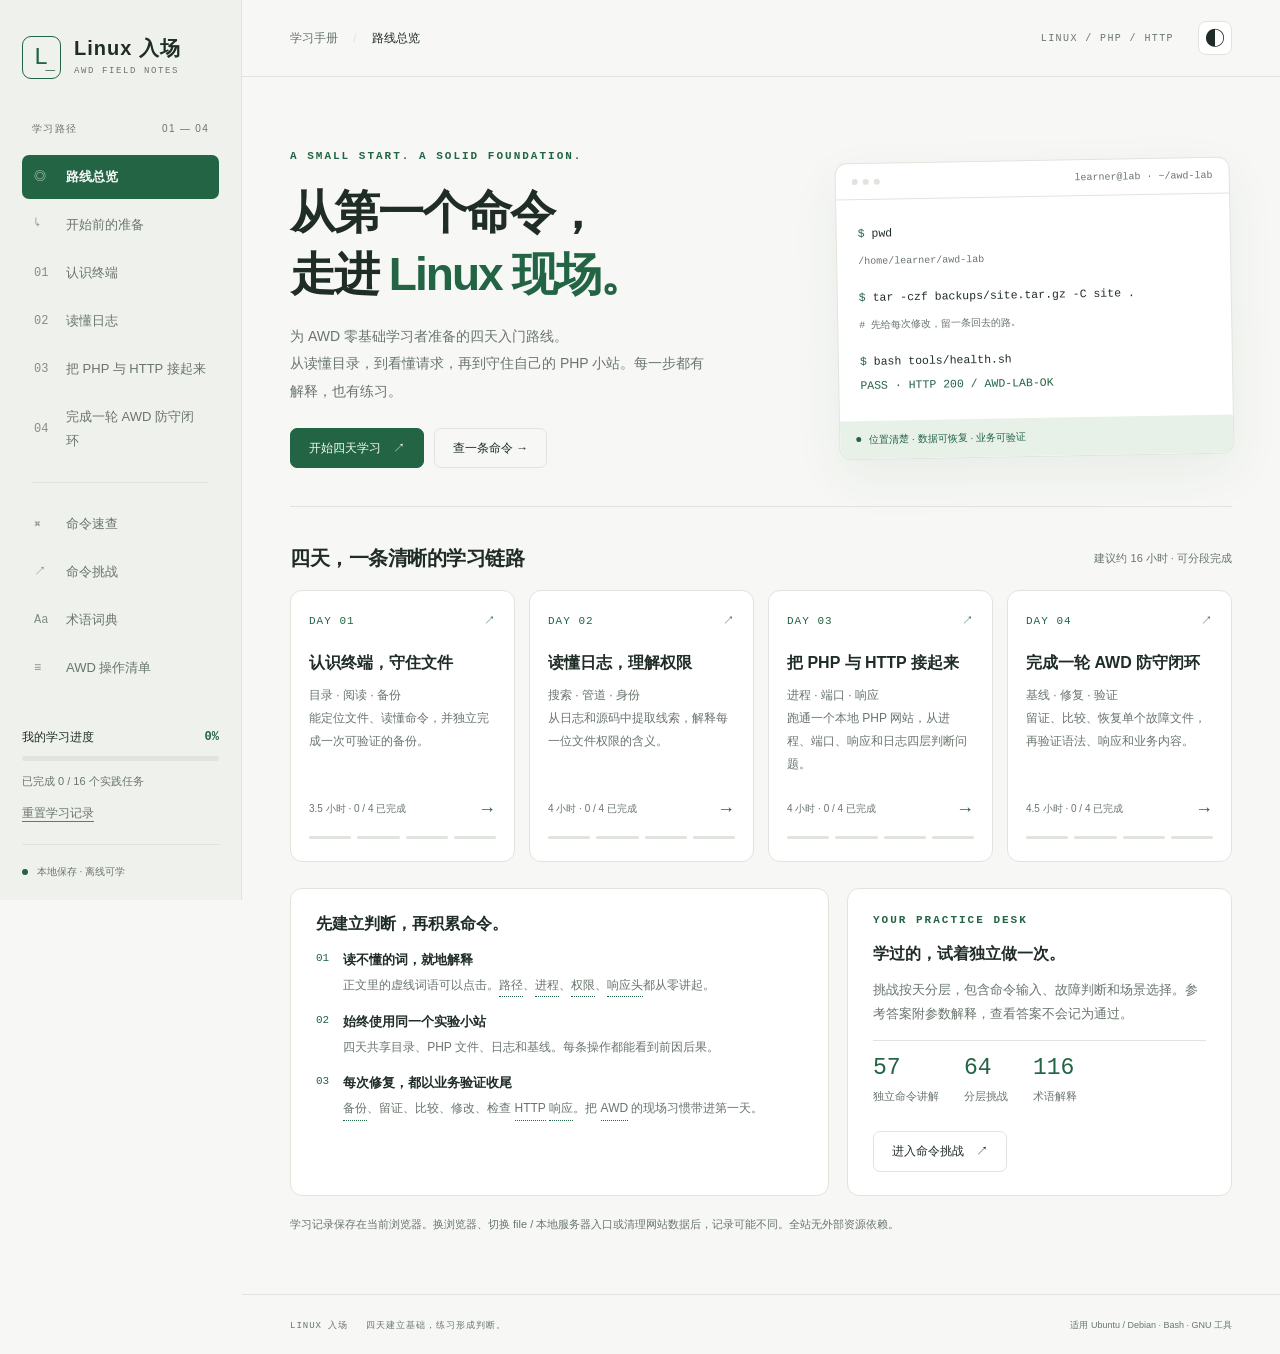
<file: LinuxStudy/Linux基础14天学习计划.html>
<!doctype html>
<html lang="zh-CN">
<head>
<meta charset="utf-8">
<meta name="viewport" content="width=device-width, initial-scale=1">
<meta http-equiv="refresh" content="0;url=index.html">
<title>Linux 入场 · 四天 AWD 学习手册</title>
<script>location.replace('index.html' + location.hash);</script>
</head>
<body><p>手册已重构为四天路线。<a href="index.html">进入 Linux 入场</a></p></body>
</html>
</file>
<file: LinuxStudy/styles.css>
@charset "UTF-8";
:root{--bg:#f7f8f5;--paper:#fff;--sidebar:#eff2ec;--ink:#202d27;--muted:#69756d;--line:#dfe5dc;--green:#236445;--green-soft:#e8f1e8;--orange:#a96330;--orange-soft:#faf0e5;--code:#1e2c26;--code-ink:#e6efe5;--shadow:0 18px 50px #213c2910;--mono:"Cascadia Code",Consolas,monospace;--sans:Inter,"Segoe UI","Microsoft YaHei","PingFang SC",sans-serif;--radius:12px;color-scheme:light}
:root[data-theme=dark]{--bg:#141c18;--paper:#1c2720;--sidebar:#18211b;--ink:#e1eae0;--muted:#a3b0a4;--line:#354337;--green:#9bcfa6;--green-soft:#293e2d;--orange:#e8b889;--orange-soft:#3c3022;--code:#0f1913;--code-ink:#e6efe5;--shadow:0 18px 50px #0002;color-scheme:dark}
*{box-sizing:border-box}html{scroll-behavior:smooth;scroll-padding-top:85px}body{margin:0;font:15px/1.85 var(--sans);background:var(--bg);color:var(--ink)}a{color:inherit;text-decoration:none}button,input,select,textarea{font:inherit}button{cursor:pointer}button,a,input,select,textarea,summary{outline-offset:5px}button:focus-visible,a:focus-visible,input:focus-visible,select:focus-visible,textarea:focus-visible,summary:focus-visible{outline:2px solid var(--green)}button:disabled{opacity:.5;cursor:default}button{color:inherit}h1,h2,h3,h4,p{margin:0}h1,h2,h3,h4{line-height:1.5}h1{font-size:38px;letter-spacing:-1.5px;font-weight:650}h2{font-size:24px;letter-spacing:-.5px}h3{font-size:18px}h4{font-size:15px}p+p{margin-top:10px}code,pre,.mono{font-family:var(--mono)}code{font-size:.9em;overflow-wrap:anywhere}p code,li code,td code{color:var(--green);background:var(--green-soft);padding:1px 5px;border-radius:4px}pre{white-space:pre-wrap;overflow-wrap:anywhere;line-height:1.8;font-size:13px}button{border:0;background:none}.muted{color:var(--muted)}.small{font-size:13px}.eyebrow{font:11px/1.6 var(--mono);letter-spacing:2px;color:var(--green);font-weight:600}.skip-link{position:fixed;top:-70px;left:20px;z-index:200;background:var(--green);color:var(--paper);padding:10px 20px}.skip-link:focus{top:12px}.sidebar{position:fixed;left:0;top:0;bottom:0;width:242px;background:var(--sidebar);border-right:1px solid var(--line);padding:34px 22px 20px;display:flex;flex-direction:column;z-index:60;overflow-y:auto}.brand{display:flex;gap:13px;align-items:center;font-size:20px;font-weight:700;line-height:1.4;letter-spacing:1px;margin-bottom:40px}.brand small{display:block;font:9px/2 var(--mono);letter-spacing:1.6px;color:var(--muted)}.brand-icon{width:39px;height:43px;display:grid;place-content:center;border:1px solid var(--green);border-radius:9px;color:var(--green);font:24px var(--mono);position:relative}.brand-icon span{position:absolute;right:4px;bottom:4px;font-size:16px}.nav-caption{font-size:10px;letter-spacing:1.3px;color:var(--muted);display:flex;justify-content:space-between;padding:0 10px;margin-bottom:12px}.nav-link{display:flex;gap:12px;align-items:center;padding:10px 12px;margin:4px 0;border-radius:7px;font-size:13px;color:var(--muted);transition:background .15s}.nav-link:hover{background:var(--green-soft)}.nav-link.active{background:var(--green);color:var(--bg);font-weight:600}.nav-index{font:12px var(--mono);min-width:20px;opacity:.8}.nav-divider{border-top:1px solid var(--line);margin:19px 10px}.sidebar-bottom{margin-top:auto;padding-top:32px;font-size:12px}.progress-label{display:flex;justify-content:space-between;margin-bottom:8px}.progress-label strong{font-family:var(--mono);color:var(--green)}progress{width:100%;height:5px;border:0;border-radius:10px;overflow:hidden;background:var(--line);display:block}progress::-webkit-progress-bar{background:var(--line)}progress::-webkit-progress-value{background:var(--green)}progress::-moz-progress-bar{background:var(--green)}.sidebar-bottom p{margin:10px 0;color:var(--muted);font-size:11px}.text-button{padding:0;text-decoration:underline;text-underline-offset:4px;font-size:12px}.offline{border-top:1px solid var(--line);padding-top:18px;margin-top:20px;font-size:10px;color:var(--muted)}.offline span{display:inline-block;width:6px;height:6px;background:var(--green);border-radius:50%;margin-right:6px}.workspace{margin-left:242px}.topbar{height:77px;display:flex;align-items:center;justify-content:space-between;gap:12px;padding:0 48px;border-bottom:1px solid var(--line);position:sticky;top:0;z-index:40;background:var(--bg)}.breadcrumb{font-size:12px;color:var(--muted)}.breadcrumb>span:first-child{margin:0 12px;color:var(--line)}.breadcrumb>span:last-child{color:var(--ink)}.top-actions{display:flex;align-items:center;gap:24px}.edition{font:10px var(--mono);letter-spacing:1.4px;color:var(--muted)}.icon-button{display:grid;place-items:center;width:34px;height:34px;border:1px solid var(--line);border-radius:8px;background:var(--paper);font-size:20px;line-height:1}.mobile-menu{display:none}main{max-width:1320px;margin:0 auto;padding:43px 48px 60px;min-height:calc(100vh - 160px)}main:focus{outline:none}.page-intro{margin-bottom:30px}.page-intro h1{margin:10px 0}.lead{color:var(--muted);font-size:14px;max-width:740px;line-height:1.95}.hero{display:grid;grid-template-columns:1.3fr 1fr;gap:34px;align-items:center;margin:0 0 36px;padding:28px 0 38px;border-bottom:1px solid var(--line)}.hero h1{font-size:clamp(36px,3.6vw,55px);line-height:1.35;margin:15px 0 18px;letter-spacing:-2px}.hero h1 span{color:var(--green)}.hero .lead{max-width:420px}.button-row{display:flex;gap:10px;align-items:center;flex-wrap:wrap;margin-top:23px}.button{display:inline-flex;justify-content:center;align-items:center;gap:12px;padding:9px 18px;border:1px solid var(--line);background:var(--paper);border-radius:7px;font-size:12px;font-weight:550;line-height:1.7}.button:hover{border-color:var(--green);box-shadow:0 3px 10px #213c2908}.button.primary{background:var(--green);border-color:var(--green);color:var(--bg)}.button.subtle{background:transparent}.hero-terminal{border:1px solid var(--line);border-radius:var(--radius);background:var(--paper);box-shadow:var(--shadow);transform:rotate(-1deg);overflow:hidden}.terminal-bar{padding:12px 16px;display:flex;align-items:center;gap:5px;border-bottom:1px solid var(--line);color:var(--muted);font:10px var(--mono)}.terminal-bar i{width:6px;height:6px;border-radius:50%;background:var(--line)}.terminal-bar span{margin-left:auto}.terminal-body{padding:22px 21px;font:11.5px/2.1 var(--mono)}.terminal-body .prompt{color:var(--green)}.terminal-body .comment{color:var(--muted);font-size:10px;margin:5px 0 14px}.terminal-bottom{display:flex;align-items:center;gap:8px;padding:10px 16px;background:var(--green-soft);color:var(--green);font-size:10px}.terminal-bottom::before{content:"";width:5px;height:5px;border-radius:50%;background:var(--green)}.section-heading{display:flex;gap:12px;align-items:center;justify-content:space-between;margin:30px 0 17px}.section-heading h2{font-size:20px}.section-heading .small{font-size:11px;color:var(--muted)}.route-grid{display:grid;grid-template-columns:repeat(4,1fr);gap:14px}.route-card{display:flex;flex-direction:column;background:var(--paper);border:1px solid var(--line);border-radius:var(--radius);padding:22px 18px;position:relative;transition:border-color .15s,transform .15s}.route-card:hover{border-color:var(--green);transform:translateY(-3px)}.route-card .day-number{font:11px var(--mono);color:var(--green);letter-spacing:1px;display:flex;justify-content:space-between;align-items:center}.route-card h3{margin:23px 0 9px;font-size:16px}.route-card p{font-size:12px;color:var(--muted);line-height:1.9}.route-card .route-footer{display:flex;justify-content:space-between;margin-top:auto;padding-top:25px;color:var(--muted);font-size:10px}.route-footer b{font-size:18px;color:var(--green);line-height:1}.route-track{display:flex;gap:6px;align-items:center;margin-top:17px}.route-track span{height:3px;background:var(--line);flex:1;border-radius:2px}.route-track .complete{background:var(--green)}.overview-bottom{display:grid;grid-template-columns:1.4fr 1fr;gap:18px;margin-top:26px}.panel{padding:23px 25px;border:1px solid var(--line);border-radius:var(--radius);background:var(--paper)}.panel h3{font-size:16px;margin-bottom:12px}.panel p{font-size:13px;color:var(--muted)}.principle-list{display:grid;gap:13px}.principle{display:flex;gap:14px;font-size:12px}.principle .number{font:11px var(--mono);color:var(--green);padding-top:4px}.principle strong{display:block;font-size:13px;margin-bottom:2px}.principle p{font-size:12px}.facts{display:flex;gap:25px;padding-top:14px;margin-top:14px;border-top:1px solid var(--line)}.facts b{display:block;font:23px var(--mono);color:var(--green)}.facts span{font-size:11px;color:var(--muted)}.callout{border-left:3px solid var(--green);background:var(--green-soft);padding:14px 18px;font-size:13px;margin:18px 0;border-radius:0 8px 8px 0}.callout.warning{background:var(--orange-soft);border-color:var(--orange)}.callout strong{display:block;margin-bottom:4px}.intro-grid{display:grid;grid-template-columns:1fr 1fr;gap:18px;margin:20px 0}.lesson-layout{display:grid;grid-template-columns:minmax(0,1fr) 220px;gap:30px;align-items:start}.lesson-aside{position:sticky;top:102px;font-size:12px}.lesson-aside .panel{padding:19px}.lesson-aside a{display:block;color:var(--muted);margin:12px 0;line-height:1.8}.lesson-aside a:hover{color:var(--green)}.lesson-aside .eyebrow{margin-bottom:14px}.lesson{background:var(--paper);border:1px solid var(--line);border-radius:var(--radius);padding:27px 28px;margin-bottom:18px;scroll-margin-top:96px}.lesson-heading{display:flex;gap:13px;align-items:baseline;margin-bottom:17px}.lesson-heading span{font:12px var(--mono);color:var(--green)}.lesson-heading h2{font-size:21px}.lesson p,.lesson li{font-size:13px;line-height:2}.lesson ul,.lesson ol{padding-left:20px;margin:10px 0}.lesson h3{font-size:15px;margin:23px 0 10px}.code-block{background:var(--code);color:var(--code-ink);border-radius:8px;margin:14px 0;overflow:hidden}.code-top{display:flex;align-items:center;justify-content:space-between;padding:8px 14px;border-bottom:1px solid #ffffff15;font:10px var(--mono);color:#adc4b2}.copy-button{font:10px var(--sans);color:#d1dfd0;border:1px solid #ffffff35;border-radius:4px;padding:2px 8px}.code-block pre{padding:14px 16px;margin:0}.expected{padding:11px 15px;background:var(--bg);border-radius:7px;margin:12px 0;font-size:12px;border:1px solid var(--line)}.expected b{color:var(--green);font-size:11px;display:block;margin-bottom:3px}.chips{display:flex;flex-wrap:wrap;gap:6px;margin:14px 0}.chip{font:11px var(--mono);padding:3px 9px;border:1px solid var(--line);border-radius:5px;background:var(--paper);color:var(--green)}.chip:hover{border-color:var(--green);background:var(--green-soft)}.task-list{border-top:1px solid var(--line);margin-top:22px;padding-top:14px}.task{display:flex;align-items:flex-start;gap:11px;padding:9px 0;font-size:13px;cursor:pointer}.task input{accent-color:var(--green);width:16px;height:16px;flex:none;margin-top:4px}.task:has(input:checked) span{color:var(--muted)}.task:has(input:checked) span::after{content:" · 已完成";color:var(--green);font-size:11px}.day-banner{display:flex;gap:22px;flex-wrap:wrap;margin-top:19px;padding:14px 0;border-top:1px solid var(--line);font-size:12px;color:var(--muted)}.day-banner b{color:var(--green);font-weight:500}.pager{display:flex;justify-content:space-between;gap:10px;margin-top:25px}.term{padding:0;border-bottom:1px dotted var(--green);color:inherit;line-height:inherit;font-size:inherit;display:inline;font-family:inherit}.term:hover{color:var(--green);background:var(--green-soft)}.toolbar{display:flex;gap:10px;align-items:center;flex-wrap:wrap;margin:22px 0 12px}.search-wrap{position:relative;flex:1;min-width:220px}.search-wrap span{position:absolute;left:14px;top:9px;color:var(--muted)}.search-wrap input{width:100%;padding:10px 15px 10px 38px}.search-wrap input,select,.answer-input{border:1px solid var(--line);border-radius:7px;background:var(--paper);color:var(--ink);font-size:13px}select{padding:10px 12px;max-width:100%}.filter-tabs{display:flex;gap:6px;flex-wrap:wrap;margin-bottom:24px}.filter-tab{font-size:11px;border:1px solid transparent;border-radius:5px;padding:5px 11px;color:var(--muted)}.filter-tab.active{border-color:var(--line);background:var(--green-soft);color:var(--green)}.result-count{font-size:11px;color:var(--muted);margin:12px 0}.command-grid{display:grid;grid-template-columns:repeat(3,minmax(0,1fr));gap:13px}.command-card{padding:19px 20px;border:1px solid var(--line);border-radius:9px;background:var(--paper);display:flex;flex-direction:column}.command-card-head{display:flex;align-items:center;justify-content:space-between;margin-bottom:10px}.command-card h2{font:600 18px var(--mono);color:var(--green)}.command-card .small{font-size:10px;color:var(--muted)}.command-card p{font-size:12px;color:var(--muted);line-height:1.9;margin-bottom:16px}.command-card .command-open{margin-top:auto;align-self:start;font-size:11px;color:var(--green);padding:0}.empty{padding:50px;text-align:center;color:var(--muted);border:1px dashed var(--line);border-radius:10px;grid-column:1/-1}dialog{border:1px solid var(--line);border-radius:14px;color:var(--ink);background:var(--paper);max-width:760px;width:calc(100% - 32px);padding:27px 30px;max-height:88vh;overflow:auto;box-shadow:0 30px 100px #0004}dialog::backdrop{background:#10211780;backdrop-filter:blur(3px)}.dialog-top{display:flex;justify-content:space-between;align-items:center;margin-bottom:20px}#command-title{font:600 32px var(--mono);margin-bottom:12px}.command-description{font-size:14px;margin-bottom:15px}.dialog-section{margin-top:23px}.dialog-section h3{font-size:15px;margin-bottom:10px}.dialog-section p{font-size:13px}.options-table{width:100%;border-collapse:collapse;font-size:12px}.options-table th{text-align:left;background:var(--bg);color:var(--muted);font-size:11px;font-weight:500}.options-table th,.options-table td{padding:9px 12px;border-bottom:1px solid var(--line);vertical-align:top}.options-table td:first-child{font:12px/1.8 var(--mono);color:var(--green);width:27%;overflow-wrap:anywhere}.term-dialog{max-width:440px;padding:26px}.term-dialog h2{font-size:23px;margin-bottom:13px}.term-dialog p{font-size:14px;line-height:2}.glossary-grid{display:grid;grid-template-columns:repeat(3,minmax(0,1fr));gap:14px}.glossary-card{padding:20px;border:1px solid var(--line);background:var(--paper);border-radius:9px;scroll-margin-top:100px}.glossary-card h2{font-size:16px;margin-bottom:8px;color:var(--green)}.glossary-card p{font-size:12px;color:var(--muted)}.challenge-layout{display:grid;grid-template-columns:minmax(0,1fr) 250px;gap:22px;align-items:start}.challenge-card{padding:28px;background:var(--paper);border:1px solid var(--line);border-radius:var(--radius)}.challenge-meta{display:flex;justify-content:space-between;font:11px var(--mono);color:var(--muted);border-bottom:1px solid var(--line);padding-bottom:15px;margin-bottom:20px}.challenge-card h2{font-size:21px;margin:15px 0}.challenge-context{font-size:13px;color:var(--muted);margin:15px 0 22px}.answer-input{display:block;width:100%;padding:13px;font:13px/1.7 var(--mono);resize:vertical;min-height:90px;background:var(--bg)}.answer-label{font-size:12px;display:block;margin-bottom:9px}.feedback{padding:14px 17px;border-radius:8px;font-size:13px;margin-top:18px;background:var(--green-soft);color:var(--green)}.feedback.error{background:var(--orange-soft);color:var(--orange)}.feedback p{margin:5px 0}.feedback pre{margin:7px 0}.quiz-navigation{display:flex;justify-content:space-between;margin-top:22px}.question-map{display:grid;grid-template-columns:repeat(5,1fr);gap:6px;margin-top:15px}.question-dot{border:1px solid var(--line);border-radius:5px;min-height:29px;font:11px var(--mono);background:var(--paper)}.question-dot.current{outline:2px solid var(--green);outline-offset:1px}.question-dot.solved{background:var(--green);color:var(--bg)}.question-dot.seen{border-style:dashed;border-color:var(--orange);color:var(--orange)}.quiz-side .panel{padding:19px;margin-bottom:15px}.quiz-side p{font-size:11px}.quiz-side h3{font-size:14px}.choice-list{display:grid;gap:10px}.choice-option{display:flex;gap:12px;align-items:flex-start;padding:12px 15px;border:1px solid var(--line);border-radius:7px;cursor:pointer;font-size:13px}.choice-option input{margin-top:5px;accent-color:var(--green)}.choice-option:has(input:checked){border-color:var(--green);background:var(--green-soft)}.playbook-step{display:grid;grid-template-columns:45px minmax(0,1fr);gap:15px;padding:25px 0;border-bottom:1px solid var(--line)}.step-number{font:23px var(--mono);color:var(--green)}.playbook-step h2{font-size:19px;margin-bottom:10px}.playbook-step p{font-size:13px}.data-table{width:100%;border-collapse:collapse;font-size:12px}.data-table th,.data-table td{padding:12px 14px;border:1px solid var(--line);text-align:left;vertical-align:top}.data-table th{background:var(--green-soft);font-weight:500}.table-scroll{overflow-x:auto;margin:17px 0}.table-scroll table{min-width:470px}.file-tree{font:12px/2 var(--mono);background:var(--bg);border:1px solid var(--line);padding:18px;border-radius:8px;margin:16px 0;white-space:pre-wrap;overflow-wrap:anywhere}.toc-note{font-size:11px;color:var(--muted);margin-top:18px}.chain{display:grid;grid-template-columns:repeat(4,1fr);gap:8px;margin:20px 0}.chain>div{border:1px solid var(--line);padding:14px 12px;border-radius:8px;background:var(--paper)}.chain span{font:10px var(--mono);color:var(--green)}.chain strong{display:block;font-size:13px;margin:6px 0}.chain p{font-size:11px;color:var(--muted)}footer{display:flex;gap:18px;flex-wrap:wrap;border-top:1px solid var(--line);padding:24px 48px;font:9px var(--mono);color:var(--muted);letter-spacing:1px}footer span:last-child{margin-left:auto;font-family:var(--sans);letter-spacing:0}.toast{position:fixed;bottom:25px;left:50%;transform:translateX(-50%);z-index:200;background:var(--green);color:var(--bg);padding:10px 22px;border-radius:8px;font-size:12px;box-shadow:var(--shadow);max-width:90vw}.noscript{position:fixed;inset:20%;z-index:100;background:var(--paper);border:1px solid var(--line);padding:35px}.mobile-overlay{position:fixed;inset:0;background:#10211780;z-index:55}.mobile-overlay[hidden], [hidden]{display:none!important}
@media(min-width:1550px){main{padding-top:55px}.hero{gap:65px}.hero-terminal{max-width:430px;justify-self:end}.route-card{padding:25px}}
@media(max-width:1190px){.sidebar{width:210px;padding:28px 15px 18px}.workspace{margin-left:210px}.topbar{padding:0 30px}main{padding:32px 30px 50px}.hero{gap:22px}.hero h1{font-size:40px}.route-grid{grid-template-columns:repeat(2,1fr)}.route-card h3{margin-top:15px}.command-grid,.glossary-grid{grid-template-columns:repeat(2,minmax(0,1fr))}.lesson-layout{grid-template-columns:minmax(0,1fr)}.lesson-aside{position:static;grid-row:1}.lesson-aside .panel{display:flex;align-items:center;gap:15px;flex-wrap:wrap}.lesson-aside a{margin:0;font-size:11px}.lesson-aside .eyebrow{margin:0}.lesson-aside .toc-note{display:none}.challenge-layout{grid-template-columns:minmax(0,1fr) 200px}footer{padding:24px 30px}.hero-terminal{transform:none}.terminal-body{font-size:10px;padding:18px 15px}}
@media(max-width:900px){.hero{grid-template-columns:1fr}.hero-terminal{display:none}.hero .lead{max-width:600px}.overview-bottom{grid-template-columns:1fr}.challenge-layout{grid-template-columns:minmax(0,1fr)}.quiz-side{display:grid;grid-template-columns:1fr 1fr;gap:15px}.question-map{grid-template-columns:repeat(6,1fr)}.intro-grid{grid-template-columns:1fr}.chain{grid-template-columns:1fr 1fr}.edition{display:none}}
@media(max-width:700px){.sidebar{transform:translateX(-100%);transition:transform .2s;width:242px}.sidebar.open{transform:translateX(0)}.workspace{margin-left:0}.topbar{height:61px;padding:0 20px}.mobile-menu{display:grid;flex:none}.breadcrumb{margin-right:auto;font-size:11px}.breadcrumb>span:first-child{margin:0 6px}main{padding:27px 20px 40px}.hero{padding:7px 0 29px;margin-bottom:26px}.hero h1{font-size:39px}.hero .lead{font-size:13px}.route-grid{gap:10px}.route-card{padding:17px 14px}.route-card h3{font-size:15px}.route-card p{font-size:11px}.route-footer{font-size:9px!important}.page-intro h1{font-size:30px}.lead{font-size:13px}.section-heading h2{font-size:19px}.section-heading .small{font-size:10px}.command-grid,.glossary-grid{grid-template-columns:1fr}.lesson{padding:22px 19px}.lesson-heading h2{font-size:19px}.lesson-aside .panel{padding:14px;gap:9px 15px}.lesson-aside .eyebrow{width:100%}.challenge-card{padding:21px 18px}.challenge-card h2{font-size:19px}.quiz-side{display:block}.question-map{grid-template-columns:repeat(8,1fr)}.button{padding:9px 13px}.toolbar{gap:8px}.toolbar .search-wrap{min-width:100%}.toolbar select{flex:1;min-width:0}.intro-grid .panel{padding:21px}.panel{padding:21px}.pager .button{font-size:11px;gap:5px}.playbook-step{grid-template-columns:30px minmax(0,1fr);gap:12px}.step-number{font-size:20px}dialog{padding:21px 19px}footer{padding:20px;font-size:8px;gap:8px}footer span:last-child{margin-left:0;flex-basis:100%}.options-table th,.options-table td{padding:8px}.facts{gap:22px}.top-actions{gap:0}}
@media(prefers-reduced-motion:reduce){html{scroll-behavior:auto}*{transition:none!important;transform:none!important}}
@media print{.sidebar,.topbar,footer,.button,.copy-button,.chips,.lesson-aside,.pager{display:none}.workspace{margin:0}main{padding:0;max-width:none}.lesson,.panel{break-inside:avoid}.hero-terminal{display:none}body{background:#fff;color:#111}.term{border:0}.code-block{border:1px solid #ccc;background:#fff;color:#111}.code-top{display:none}}
.sr-only{position:absolute;width:1px;height:1px;padding:0;margin:-1px;overflow:hidden;clip:rect(0,0,0,0);white-space:nowrap;border:0}
@media(max-width:700px){.section-heading{flex-wrap:wrap;gap:5px}.section-heading h2{width:100%}.section-heading .small{display:block}.route-footer{gap:5px}}
</file>
